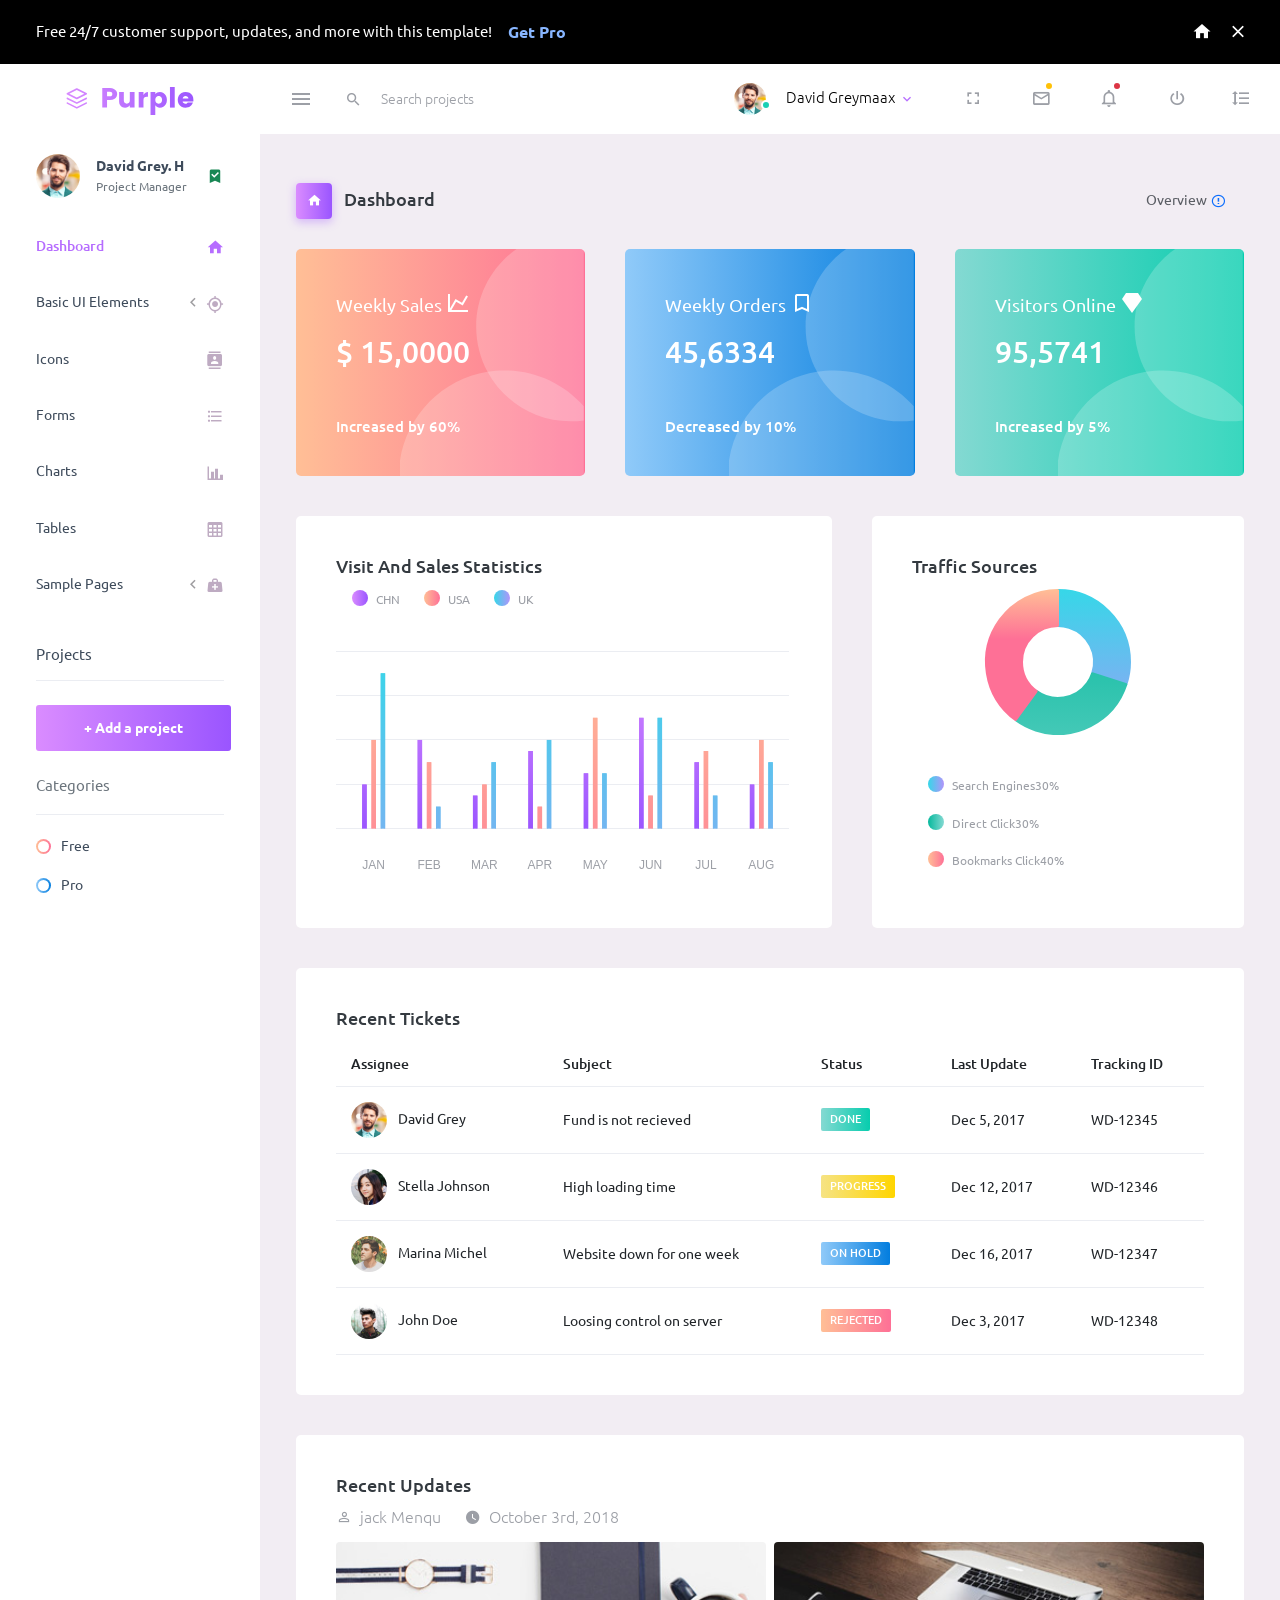
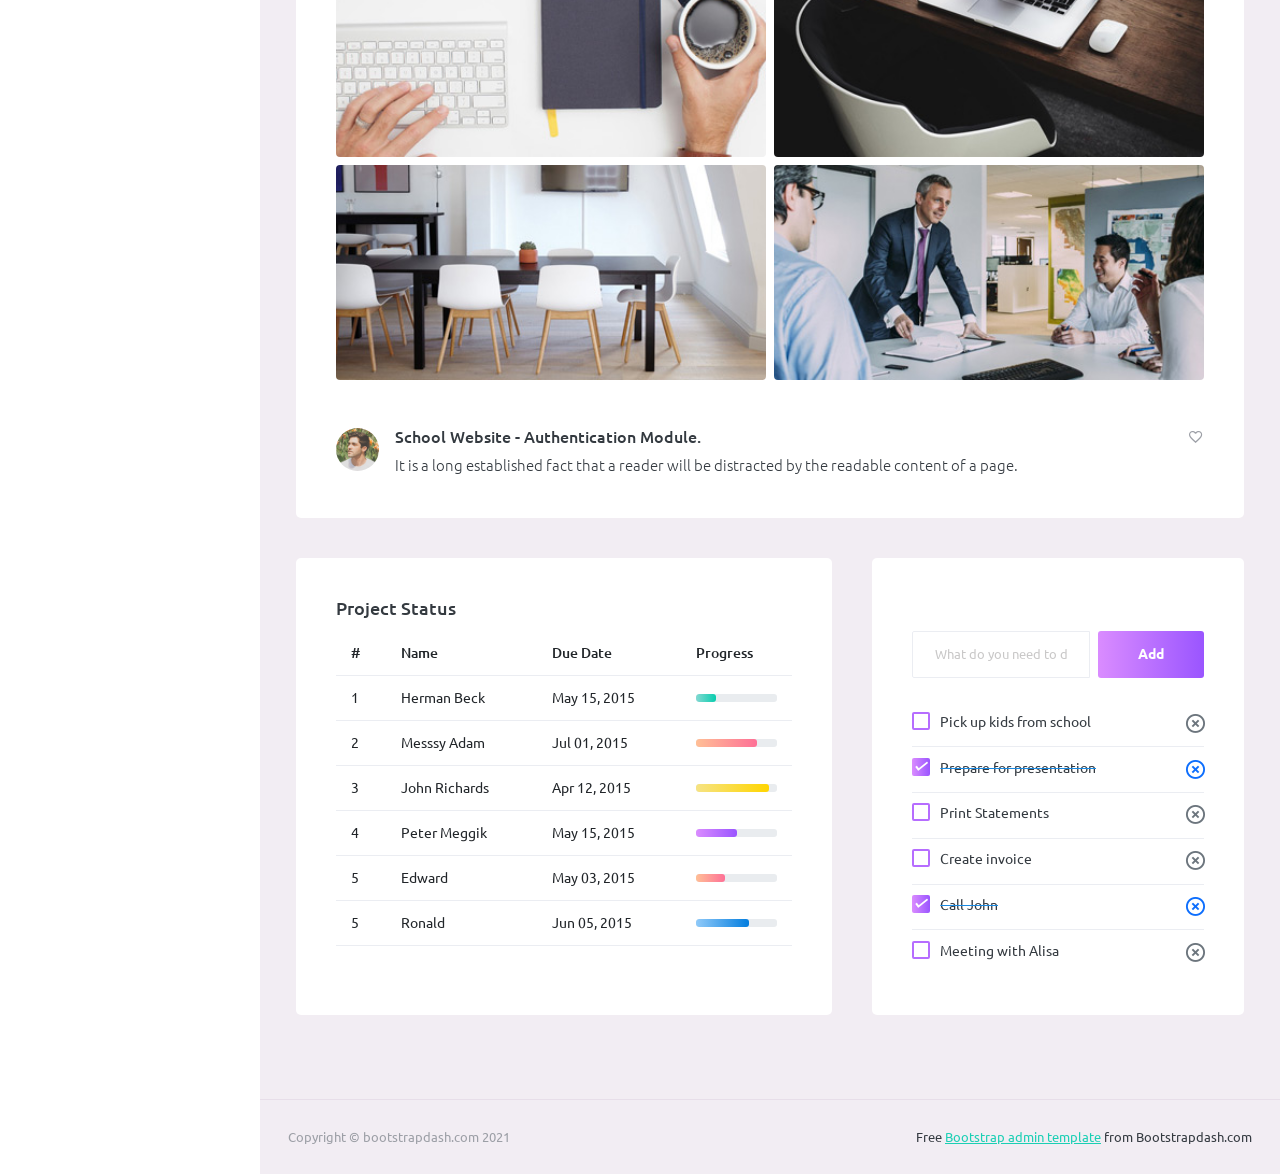
<file: BTLW/wwwroot/AdminLayout/index.html>
<!DOCTYPE html>
<html lang="en">
  <head>
    <!-- Required meta tags -->
    <meta charset="utf-8">
    <meta name="viewport" content="width=device-width, initial-scale=1, shrink-to-fit=no">
    <title>Purple Admin</title>
    <!-- plugins:css -->
    <link rel="stylesheet" href="assets/vendors/mdi/css/materialdesignicons.min.css">
    <link rel="stylesheet" href="assets/vendors/css/vendor.bundle.base.css">
    <!-- endinject -->
    <!-- Plugin css for this page -->
    <!-- End plugin css for this page -->
    <!-- inject:css -->
    <!-- endinject -->
    <!-- Layout styles -->
    <link rel="stylesheet" href="assets/css/style.css">
    <!-- End layout styles -->
    <link rel="shortcut icon" href="assets/images/favicon.ico" />
  </head>
  <body>
    <div class="container-scroller">
      <div class="row p-0 m-0 proBanner" id="proBanner">
        <div class="col-md-12 p-0 m-0">
          <div class="card-body card-body-padding d-flex align-items-center justify-content-between">
            <div class="ps-lg-1">
              <div class="d-flex align-items-center justify-content-between">
                <p class="mb-0 font-weight-medium me-3 buy-now-text">Free 24/7 customer support, updates, and more with this template!</p>
                <a href="https://www.bootstrapdash.com/product/purple-bootstrap-admin-template/?utm_source=organic&utm_medium=banner&utm_campaign=buynow_demo" target="_blank" class="btn me-2 buy-now-btn border-0">Get Pro</a>
              </div>
            </div>
            <div class="d-flex align-items-center justify-content-between">
              <a href="https://www.bootstrapdash.com/product/purple-bootstrap-admin-template/"><i class="mdi mdi-home me-3 text-white"></i></a>
              <button id="bannerClose" class="btn border-0 p-0">
                <i class="mdi mdi-close text-white me-0"></i>
              </button>
            </div>
          </div>
        </div>
      </div>
      <!-- partial:partials/_navbar.html -->
      <nav class="navbar default-layout-navbar col-lg-12 col-12 p-0 fixed-top d-flex flex-row">
        <div class="text-center navbar-brand-wrapper d-flex align-items-center justify-content-center">
          <a class="navbar-brand brand-logo" href="index.html"><img src="assets/images/logo.svg" alt="logo" /></a>
          <a class="navbar-brand brand-logo-mini" href="index.html"><img src="assets/images/logo-mini.svg" alt="logo" /></a>
        </div>
        <div class="navbar-menu-wrapper d-flex align-items-stretch">
          <button class="navbar-toggler navbar-toggler align-self-center" type="button" data-toggle="minimize">
            <span class="mdi mdi-menu"></span>
          </button>
          <div class="search-field d-none d-md-block">
            <form class="d-flex align-items-center h-100" action="#">
              <div class="input-group">
                <div class="input-group-prepend bg-transparent">
                  <i class="input-group-text border-0 mdi mdi-magnify"></i>
                </div>
                <input type="text" class="form-control bg-transparent border-0" placeholder="Search projects">
              </div>
            </form>
          </div>
          <ul class="navbar-nav navbar-nav-right">
            <li class="nav-item nav-profile dropdown">
              <a class="nav-link dropdown-toggle" id="profileDropdown" href="#" data-bs-toggle="dropdown" aria-expanded="false">
                <div class="nav-profile-img">
                  <img src="assets/images/faces/face1.jpg" alt="image">
                  <span class="availability-status online"></span>
                </div>
                <div class="nav-profile-text">
                  <p class="mb-1 text-black">David Greymaax</p>
                </div>
              </a>
              <div class="dropdown-menu navbar-dropdown" aria-labelledby="profileDropdown">
                <a class="dropdown-item" href="#">
                  <i class="mdi mdi-cached me-2 text-success"></i> Activity Log </a>
                <div class="dropdown-divider"></div>
                <a class="dropdown-item" href="#">
                  <i class="mdi mdi-logout me-2 text-primary"></i> Signout </a>
              </div>
            </li>
            <li class="nav-item d-none d-lg-block full-screen-link">
              <a class="nav-link">
                <i class="mdi mdi-fullscreen" id="fullscreen-button"></i>
              </a>
            </li>
            <li class="nav-item dropdown">
              <a class="nav-link count-indicator dropdown-toggle" id="messageDropdown" href="#" data-bs-toggle="dropdown" aria-expanded="false">
                <i class="mdi mdi-email-outline"></i>
                <span class="count-symbol bg-warning"></span>
              </a>
              <div class="dropdown-menu dropdown-menu-right navbar-dropdown preview-list" aria-labelledby="messageDropdown">
                <h6 class="p-3 mb-0">Messages</h6>
                <div class="dropdown-divider"></div>
                <a class="dropdown-item preview-item">
                  <div class="preview-thumbnail">
                    <img src="assets/images/faces/face4.jpg" alt="image" class="profile-pic">
                  </div>
                  <div class="preview-item-content d-flex align-items-start flex-column justify-content-center">
                    <h6 class="preview-subject ellipsis mb-1 font-weight-normal">Mark send you a message</h6>
                    <p class="text-gray mb-0"> 1 Minutes ago </p>
                  </div>
                </a>
                <div class="dropdown-divider"></div>
                <a class="dropdown-item preview-item">
                  <div class="preview-thumbnail">
                    <img src="assets/images/faces/face2.jpg" alt="image" class="profile-pic">
                  </div>
                  <div class="preview-item-content d-flex align-items-start flex-column justify-content-center">
                    <h6 class="preview-subject ellipsis mb-1 font-weight-normal">Cregh send you a message</h6>
                    <p class="text-gray mb-0"> 15 Minutes ago </p>
                  </div>
                </a>
                <div class="dropdown-divider"></div>
                <a class="dropdown-item preview-item">
                  <div class="preview-thumbnail">
                    <img src="assets/images/faces/face3.jpg" alt="image" class="profile-pic">
                  </div>
                  <div class="preview-item-content d-flex align-items-start flex-column justify-content-center">
                    <h6 class="preview-subject ellipsis mb-1 font-weight-normal">Profile picture updated</h6>
                    <p class="text-gray mb-0"> 18 Minutes ago </p>
                  </div>
                </a>
                <div class="dropdown-divider"></div>
                <h6 class="p-3 mb-0 text-center">4 new messages</h6>
              </div>
            </li>
            <li class="nav-item dropdown">
              <a class="nav-link count-indicator dropdown-toggle" id="notificationDropdown" href="#" data-bs-toggle="dropdown">
                <i class="mdi mdi-bell-outline"></i>
                <span class="count-symbol bg-danger"></span>
              </a>
              <div class="dropdown-menu dropdown-menu-right navbar-dropdown preview-list" aria-labelledby="notificationDropdown">
                <h6 class="p-3 mb-0">Notifications</h6>
                <div class="dropdown-divider"></div>
                <a class="dropdown-item preview-item">
                  <div class="preview-thumbnail">
                    <div class="preview-icon bg-success">
                      <i class="mdi mdi-calendar"></i>
                    </div>
                  </div>
                  <div class="preview-item-content d-flex align-items-start flex-column justify-content-center">
                    <h6 class="preview-subject font-weight-normal mb-1">Event today</h6>
                    <p class="text-gray ellipsis mb-0"> Just a reminder that you have an event today </p>
                  </div>
                </a>
                <div class="dropdown-divider"></div>
                <a class="dropdown-item preview-item">
                  <div class="preview-thumbnail">
                    <div class="preview-icon bg-warning">
                      <i class="mdi mdi-settings"></i>
                    </div>
                  </div>
                  <div class="preview-item-content d-flex align-items-start flex-column justify-content-center">
                    <h6 class="preview-subject font-weight-normal mb-1">Settings</h6>
                    <p class="text-gray ellipsis mb-0"> Update dashboard </p>
                  </div>
                </a>
                <div class="dropdown-divider"></div>
                <a class="dropdown-item preview-item">
                  <div class="preview-thumbnail">
                    <div class="preview-icon bg-info">
                      <i class="mdi mdi-link-variant"></i>
                    </div>
                  </div>
                  <div class="preview-item-content d-flex align-items-start flex-column justify-content-center">
                    <h6 class="preview-subject font-weight-normal mb-1">Launch Admin</h6>
                    <p class="text-gray ellipsis mb-0"> New admin wow! </p>
                  </div>
                </a>
                <div class="dropdown-divider"></div>
                <h6 class="p-3 mb-0 text-center">See all notifications</h6>
              </div>
            </li>
            <li class="nav-item nav-logout d-none d-lg-block">
              <a class="nav-link" href="#">
                <i class="mdi mdi-power"></i>
              </a>
            </li>
            <li class="nav-item nav-settings d-none d-lg-block">
              <a class="nav-link" href="#">
                <i class="mdi mdi-format-line-spacing"></i>
              </a>
            </li>
          </ul>
          <button class="navbar-toggler navbar-toggler-right d-lg-none align-self-center" type="button" data-toggle="offcanvas">
            <span class="mdi mdi-menu"></span>
          </button>
        </div>
      </nav>
      <!-- partial -->
      <div class="container-fluid page-body-wrapper">
        <!-- partial:partials/_sidebar.html -->
        <nav class="sidebar sidebar-offcanvas" id="sidebar">
          <ul class="nav">
            <li class="nav-item nav-profile">
              <a href="#" class="nav-link">
                <div class="nav-profile-image">
                  <img src="assets/images/faces/face1.jpg" alt="profile">
                  <span class="login-status online"></span>
                  <!--change to offline or busy as needed-->
                </div>
                <div class="nav-profile-text d-flex flex-column">
                  <span class="font-weight-bold mb-2">David Grey. H</span>
                  <span class="text-secondary text-small">Project Manager</span>
                </div>
                <i class="mdi mdi-bookmark-check text-success nav-profile-badge"></i>
              </a>
            </li>
            <li class="nav-item">
              <a class="nav-link" href="index.html">
                <span class="menu-title">Dashboard</span>
                <i class="mdi mdi-home menu-icon"></i>
              </a>
            </li>
            <li class="nav-item">
              <a class="nav-link" data-bs-toggle="collapse" href="#ui-basic" aria-expanded="false" aria-controls="ui-basic">
                <span class="menu-title">Basic UI Elements</span>
                <i class="menu-arrow"></i>
                <i class="mdi mdi-crosshairs-gps menu-icon"></i>
              </a>
              <div class="collapse" id="ui-basic">
                <ul class="nav flex-column sub-menu">
                  <li class="nav-item"> <a class="nav-link" href="pages/ui-features/buttons.html">Buttons</a></li>
                  <li class="nav-item"> <a class="nav-link" href="pages/ui-features/typography.html">Typography</a></li>
                </ul>
              </div>
            </li>
            <li class="nav-item">
              <a class="nav-link" href="pages/icons/mdi.html">
                <span class="menu-title">Icons</span>
                <i class="mdi mdi-contacts menu-icon"></i>
              </a>
            </li>
            <li class="nav-item">
              <a class="nav-link" href="pages/forms/basic_elements.html">
                <span class="menu-title">Forms</span>
                <i class="mdi mdi-format-list-bulleted menu-icon"></i>
              </a>
            </li>
            <li class="nav-item">
              <a class="nav-link" href="pages/charts/chartjs.html">
                <span class="menu-title">Charts</span>
                <i class="mdi mdi-chart-bar menu-icon"></i>
              </a>
            </li>
            <li class="nav-item">
              <a class="nav-link" href="pages/tables/basic-table.html">
                <span class="menu-title">Tables</span>
                <i class="mdi mdi-table-large menu-icon"></i>
              </a>
            </li>
            <li class="nav-item">
              <a class="nav-link" data-bs-toggle="collapse" href="#general-pages" aria-expanded="false" aria-controls="general-pages">
                <span class="menu-title">Sample Pages</span>
                <i class="menu-arrow"></i>
                <i class="mdi mdi-medical-bag menu-icon"></i>
              </a>
              <div class="collapse" id="general-pages">
                <ul class="nav flex-column sub-menu">
                  <li class="nav-item"> <a class="nav-link" href="pages/samples/blank-page.html"> Blank Page </a></li>
                  <li class="nav-item"> <a class="nav-link" href="pages/samples/login.html"> Login </a></li>
                  <li class="nav-item"> <a class="nav-link" href="pages/samples/register.html"> Register </a></li>
                  <li class="nav-item"> <a class="nav-link" href="pages/samples/error-404.html"> 404 </a></li>
                  <li class="nav-item"> <a class="nav-link" href="pages/samples/error-500.html"> 500 </a></li>
                </ul>
              </div>
            </li>
            <li class="nav-item sidebar-actions">
              <span class="nav-link">
                <div class="border-bottom">
                  <h6 class="font-weight-normal mb-3">Projects</h6>
                </div>
                <button class="btn btn-block btn-lg btn-gradient-primary mt-4">+ Add a project</button>
                <div class="mt-4">
                  <div class="border-bottom">
                    <p class="text-secondary">Categories</p>
                  </div>
                  <ul class="gradient-bullet-list mt-4">
                    <li>Free</li>
                    <li>Pro</li>
                  </ul>
                </div>
              </span>
            </li>
          </ul>
        </nav>
        <!-- partial -->
        <div class="main-panel">
          <div class="content-wrapper">
            <div class="page-header">
              <h3 class="page-title">
                <span class="page-title-icon bg-gradient-primary text-white me-2">
                  <i class="mdi mdi-home"></i>
                </span> Dashboard
              </h3>
              <nav aria-label="breadcrumb">
                <ul class="breadcrumb">
                  <li class="breadcrumb-item active" aria-current="page">
                    <span></span>Overview <i class="mdi mdi-alert-circle-outline icon-sm text-primary align-middle"></i>
                  </li>
                </ul>
              </nav>
            </div>
            <div class="row">
              <div class="col-md-4 stretch-card grid-margin">
                <div class="card bg-gradient-danger card-img-holder text-white">
                  <div class="card-body">
                    <img src="assets/images/dashboard/circle.svg" class="card-img-absolute" alt="circle-image" />
                    <h4 class="font-weight-normal mb-3">Weekly Sales <i class="mdi mdi-chart-line mdi-24px float-right"></i>
                    </h4>
                    <h2 class="mb-5">$ 15,0000</h2>
                    <h6 class="card-text">Increased by 60%</h6>
                  </div>
                </div>
              </div>
              <div class="col-md-4 stretch-card grid-margin">
                <div class="card bg-gradient-info card-img-holder text-white">
                  <div class="card-body">
                    <img src="assets/images/dashboard/circle.svg" class="card-img-absolute" alt="circle-image" />
                    <h4 class="font-weight-normal mb-3">Weekly Orders <i class="mdi mdi-bookmark-outline mdi-24px float-right"></i>
                    </h4>
                    <h2 class="mb-5">45,6334</h2>
                    <h6 class="card-text">Decreased by 10%</h6>
                  </div>
                </div>
              </div>
              <div class="col-md-4 stretch-card grid-margin">
                <div class="card bg-gradient-success card-img-holder text-white">
                  <div class="card-body">
                    <img src="assets/images/dashboard/circle.svg" class="card-img-absolute" alt="circle-image" />
                    <h4 class="font-weight-normal mb-3">Visitors Online <i class="mdi mdi-diamond mdi-24px float-right"></i>
                    </h4>
                    <h2 class="mb-5">95,5741</h2>
                    <h6 class="card-text">Increased by 5%</h6>
                  </div>
                </div>
              </div>
            </div>
            <div class="row">
              <div class="col-md-7 grid-margin stretch-card">
                <div class="card">
                  <div class="card-body">
                    <div class="clearfix">
                      <h4 class="card-title float-left">Visit And Sales Statistics</h4>
                      <div id="visit-sale-chart-legend" class="rounded-legend legend-horizontal legend-top-right float-right"></div>
                    </div>
                    <canvas id="visit-sale-chart" class="mt-4"></canvas>
                  </div>
                </div>
              </div>
              <div class="col-md-5 grid-margin stretch-card">
                <div class="card">
                  <div class="card-body">
                    <h4 class="card-title">Traffic Sources</h4>
                    <canvas id="traffic-chart"></canvas>
                    <div id="traffic-chart-legend" class="rounded-legend legend-vertical legend-bottom-left pt-4"></div>
                  </div>
                </div>
              </div>
            </div>
            <div class="row">
              <div class="col-12 grid-margin">
                <div class="card">
                  <div class="card-body">
                    <h4 class="card-title">Recent Tickets</h4>
                    <div class="table-responsive">
                      <table class="table">
                        <thead>
                          <tr>
                            <th> Assignee </th>
                            <th> Subject </th>
                            <th> Status </th>
                            <th> Last Update </th>
                            <th> Tracking ID </th>
                          </tr>
                        </thead>
                        <tbody>
                          <tr>
                            <td>
                              <img src="assets/images/faces/face1.jpg" class="me-2" alt="image"> David Grey
                            </td>
                            <td> Fund is not recieved </td>
                            <td>
                              <label class="badge badge-gradient-success">DONE</label>
                            </td>
                            <td> Dec 5, 2017 </td>
                            <td> WD-12345 </td>
                          </tr>
                          <tr>
                            <td>
                              <img src="assets/images/faces/face2.jpg" class="me-2" alt="image"> Stella Johnson
                            </td>
                            <td> High loading time </td>
                            <td>
                              <label class="badge badge-gradient-warning">PROGRESS</label>
                            </td>
                            <td> Dec 12, 2017 </td>
                            <td> WD-12346 </td>
                          </tr>
                          <tr>
                            <td>
                              <img src="assets/images/faces/face3.jpg" class="me-2" alt="image"> Marina Michel
                            </td>
                            <td> Website down for one week </td>
                            <td>
                              <label class="badge badge-gradient-info">ON HOLD</label>
                            </td>
                            <td> Dec 16, 2017 </td>
                            <td> WD-12347 </td>
                          </tr>
                          <tr>
                            <td>
                              <img src="assets/images/faces/face4.jpg" class="me-2" alt="image"> John Doe
                            </td>
                            <td> Loosing control on server </td>
                            <td>
                              <label class="badge badge-gradient-danger">REJECTED</label>
                            </td>
                            <td> Dec 3, 2017 </td>
                            <td> WD-12348 </td>
                          </tr>
                        </tbody>
                      </table>
                    </div>
                  </div>
                </div>
              </div>
            </div>
            <div class="row">
              <div class="col-12 grid-margin stretch-card">
                <div class="card">
                  <div class="card-body">
                    <h4 class="card-title">Recent Updates</h4>
                    <div class="d-flex">
                      <div class="d-flex align-items-center me-4 text-muted font-weight-light">
                        <i class="mdi mdi-account-outline icon-sm me-2"></i>
                        <span>jack Menqu</span>
                      </div>
                      <div class="d-flex align-items-center text-muted font-weight-light">
                        <i class="mdi mdi-clock icon-sm me-2"></i>
                        <span>October 3rd, 2018</span>
                      </div>
                    </div>
                    <div class="row mt-3">
                      <div class="col-6 pe-1">
                        <img src="assets/images/dashboard/img_1.jpg" class="mb-2 mw-100 w-100 rounded" alt="image">
                        <img src="assets/images/dashboard/img_4.jpg" class="mw-100 w-100 rounded" alt="image">
                      </div>
                      <div class="col-6 ps-1">
                        <img src="assets/images/dashboard/img_2.jpg" class="mb-2 mw-100 w-100 rounded" alt="image">
                        <img src="assets/images/dashboard/img_3.jpg" class="mw-100 w-100 rounded" alt="image">
                      </div>
                    </div>
                    <div class="d-flex mt-5 align-items-top">
                      <img src="assets/images/faces/face3.jpg" class="img-sm rounded-circle me-3" alt="image">
                      <div class="mb-0 flex-grow">
                        <h5 class="me-2 mb-2">School Website - Authentication Module.</h5>
                        <p class="mb-0 font-weight-light">It is a long established fact that a reader will be distracted by the readable content of a page.</p>
                      </div>
                      <div class="ms-auto">
                        <i class="mdi mdi-heart-outline text-muted"></i>
                      </div>
                    </div>
                  </div>
                </div>
              </div>
            </div>
            <div class="row">
              <div class="col-md-7 grid-margin stretch-card">
                <div class="card">
                  <div class="card-body">
                    <h4 class="card-title">Project Status</h4>
                    <div class="table-responsive">
                      <table class="table">
                        <thead>
                          <tr>
                            <th> # </th>
                            <th> Name </th>
                            <th> Due Date </th>
                            <th> Progress </th>
                          </tr>
                        </thead>
                        <tbody>
                          <tr>
                            <td> 1 </td>
                            <td> Herman Beck </td>
                            <td> May 15, 2015 </td>
                            <td>
                              <div class="progress">
                                <div class="progress-bar bg-gradient-success" role="progressbar" style="width: 25%" aria-valuenow="25" aria-valuemin="0" aria-valuemax="100"></div>
                              </div>
                            </td>
                          </tr>
                          <tr>
                            <td> 2 </td>
                            <td> Messsy Adam </td>
                            <td> Jul 01, 2015 </td>
                            <td>
                              <div class="progress">
                                <div class="progress-bar bg-gradient-danger" role="progressbar" style="width: 75%" aria-valuenow="75" aria-valuemin="0" aria-valuemax="100"></div>
                              </div>
                            </td>
                          </tr>
                          <tr>
                            <td> 3 </td>
                            <td> John Richards </td>
                            <td> Apr 12, 2015 </td>
                            <td>
                              <div class="progress">
                                <div class="progress-bar bg-gradient-warning" role="progressbar" style="width: 90%" aria-valuenow="90" aria-valuemin="0" aria-valuemax="100"></div>
                              </div>
                            </td>
                          </tr>
                          <tr>
                            <td> 4 </td>
                            <td> Peter Meggik </td>
                            <td> May 15, 2015 </td>
                            <td>
                              <div class="progress">
                                <div class="progress-bar bg-gradient-primary" role="progressbar" style="width: 50%" aria-valuenow="50" aria-valuemin="0" aria-valuemax="100"></div>
                              </div>
                            </td>
                          </tr>
                          <tr>
                            <td> 5 </td>
                            <td> Edward </td>
                            <td> May 03, 2015 </td>
                            <td>
                              <div class="progress">
                                <div class="progress-bar bg-gradient-danger" role="progressbar" style="width: 35%" aria-valuenow="35" aria-valuemin="0" aria-valuemax="100"></div>
                              </div>
                            </td>
                          </tr>
                          <tr>
                            <td> 5 </td>
                            <td> Ronald </td>
                            <td> Jun 05, 2015 </td>
                            <td>
                              <div class="progress">
                                <div class="progress-bar bg-gradient-info" role="progressbar" style="width: 65%" aria-valuenow="65" aria-valuemin="0" aria-valuemax="100"></div>
                              </div>
                            </td>
                          </tr>
                        </tbody>
                      </table>
                    </div>
                  </div>
                </div>
              </div>
              <div class="col-md-5 grid-margin stretch-card">
                <div class="card">
                  <div class="card-body">
                    <h4 class="card-title text-white">Todo</h4>
                    <div class="add-items d-flex">
                      <input type="text" class="form-control todo-list-input" placeholder="What do you need to do today?">
                      <button class="add btn btn-gradient-primary font-weight-bold todo-list-add-btn" id="add-task">Add</button>
                    </div>
                    <div class="list-wrapper">
                      <ul class="d-flex flex-column-reverse todo-list todo-list-custom">
                        <li>
                          <div class="form-check">
                            <label class="form-check-label">
                              <input class="checkbox" type="checkbox"> Meeting with Alisa </label>
                          </div>
                          <i class="remove mdi mdi-close-circle-outline"></i>
                        </li>
                        <li class="completed">
                          <div class="form-check">
                            <label class="form-check-label">
                              <input class="checkbox" type="checkbox" checked> Call John </label>
                          </div>
                          <i class="remove mdi mdi-close-circle-outline"></i>
                        </li>
                        <li>
                          <div class="form-check">
                            <label class="form-check-label">
                              <input class="checkbox" type="checkbox"> Create invoice </label>
                          </div>
                          <i class="remove mdi mdi-close-circle-outline"></i>
                        </li>
                        <li>
                          <div class="form-check">
                            <label class="form-check-label">
                              <input class="checkbox" type="checkbox"> Print Statements </label>
                          </div>
                          <i class="remove mdi mdi-close-circle-outline"></i>
                        </li>
                        <li class="completed">
                          <div class="form-check">
                            <label class="form-check-label">
                              <input class="checkbox" type="checkbox" checked> Prepare for presentation </label>
                          </div>
                          <i class="remove mdi mdi-close-circle-outline"></i>
                        </li>
                        <li>
                          <div class="form-check">
                            <label class="form-check-label">
                              <input class="checkbox" type="checkbox"> Pick up kids from school </label>
                          </div>
                          <i class="remove mdi mdi-close-circle-outline"></i>
                        </li>
                      </ul>
                    </div>
                  </div>
                </div>
              </div>
            </div>
          </div>
          <!-- content-wrapper ends -->
          <!-- partial:partials/_footer.html -->
          <footer class="footer">
            <div class="container-fluid d-flex justify-content-between">
              <span class="text-muted d-block text-center text-sm-start d-sm-inline-block">Copyright © bootstrapdash.com 2021</span>
              <span class="float-none float-sm-end mt-1 mt-sm-0 text-end"> Free <a href="https://www.bootstrapdash.com/bootstrap-admin-template/" target="_blank">Bootstrap admin template</a> from Bootstrapdash.com</span>
            </div>
          </footer>
          <!-- partial -->
        </div>
        <!-- main-panel ends -->
      </div>
      <!-- page-body-wrapper ends -->
    </div>
    <!-- container-scroller -->
    <!-- plugins:js -->
    <script src="assets/vendors/js/vendor.bundle.base.js"></script>
    <!-- endinject -->
    <!-- Plugin js for this page -->
    <script src="assets/vendors/chart.js/Chart.min.js"></script>
    <script src="assets/js/jquery.cookie.js" type="text/javascript"></script>
    <!-- End plugin js for this page -->
    <!-- inject:js -->
    <script src="assets/js/off-canvas.js"></script>
    <script src="assets/js/hoverable-collapse.js"></script>
    <script src="assets/js/misc.js"></script>
    <!-- endinject -->
    <!-- Custom js for this page -->
    <script src="assets/js/dashboard.js"></script>
    <script src="assets/js/todolist.js"></script>
    <!-- End custom js for this page -->
  </body>
</html>
</file>
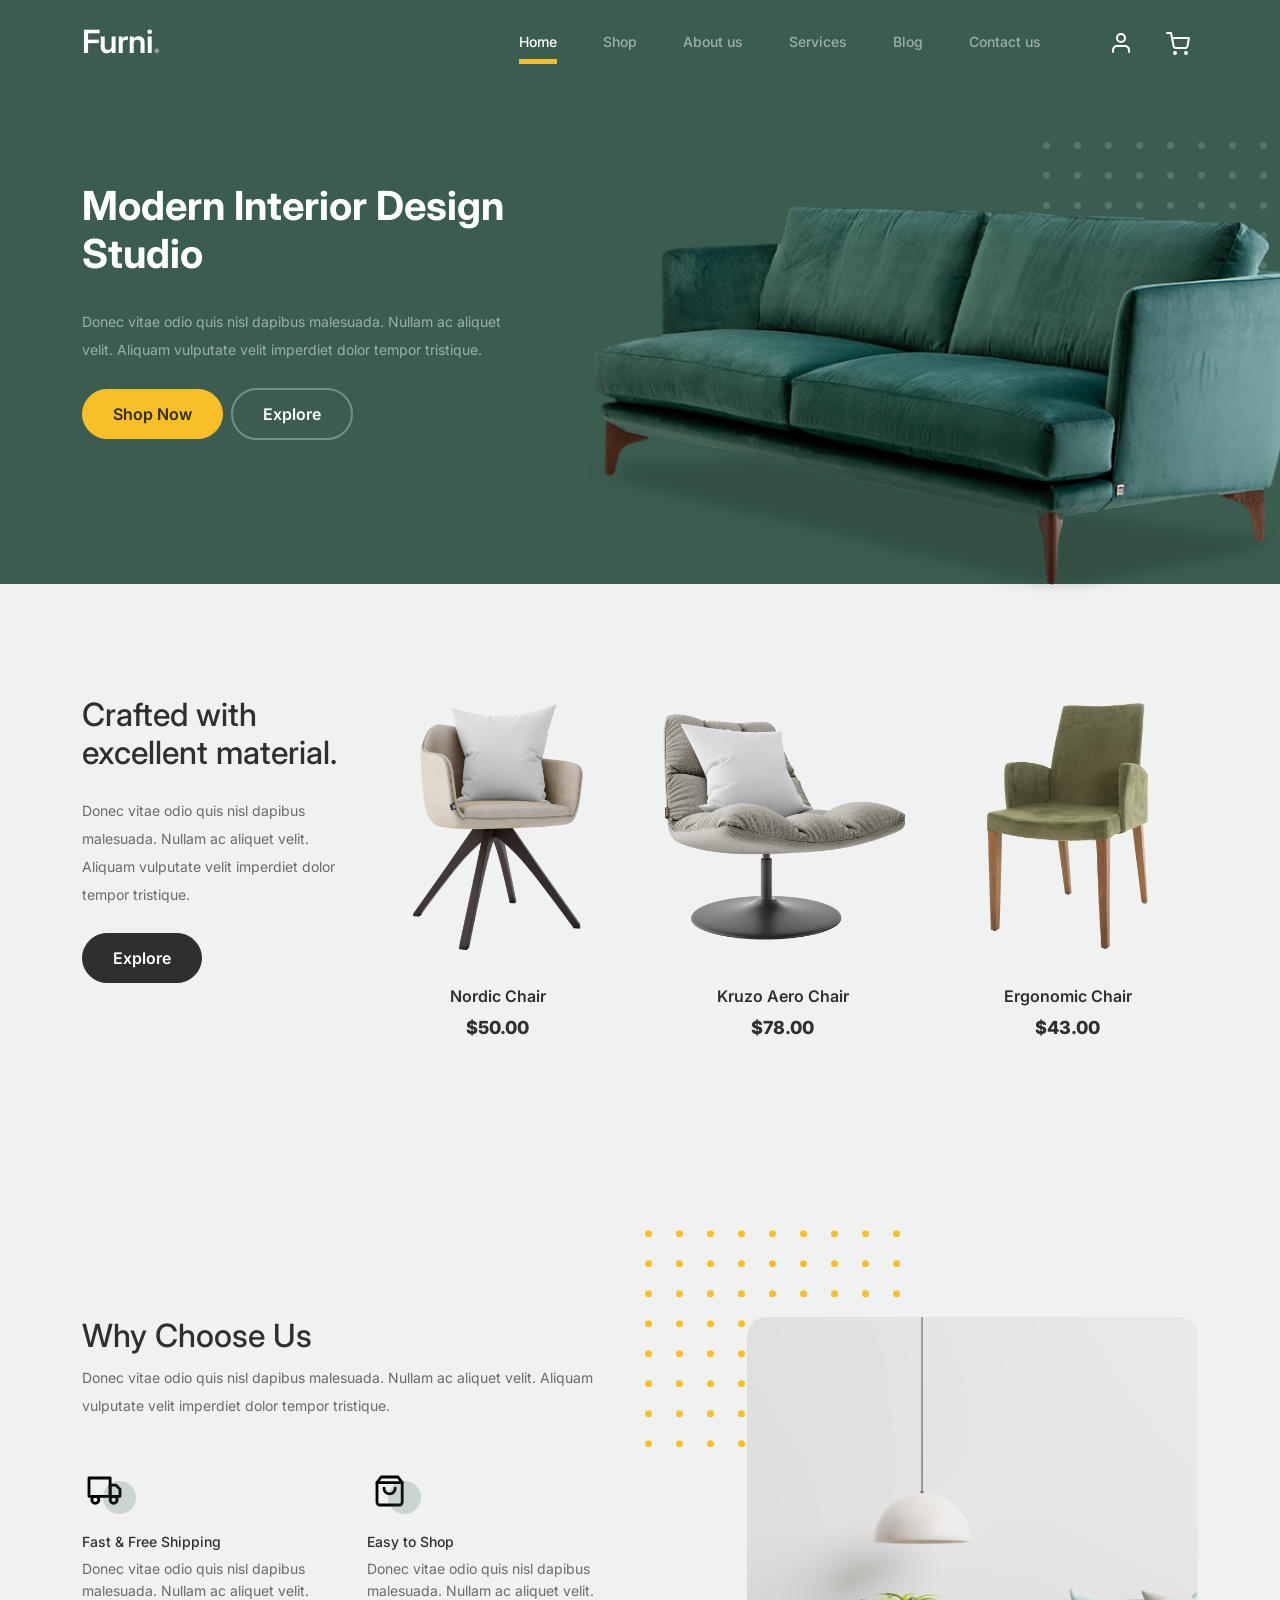
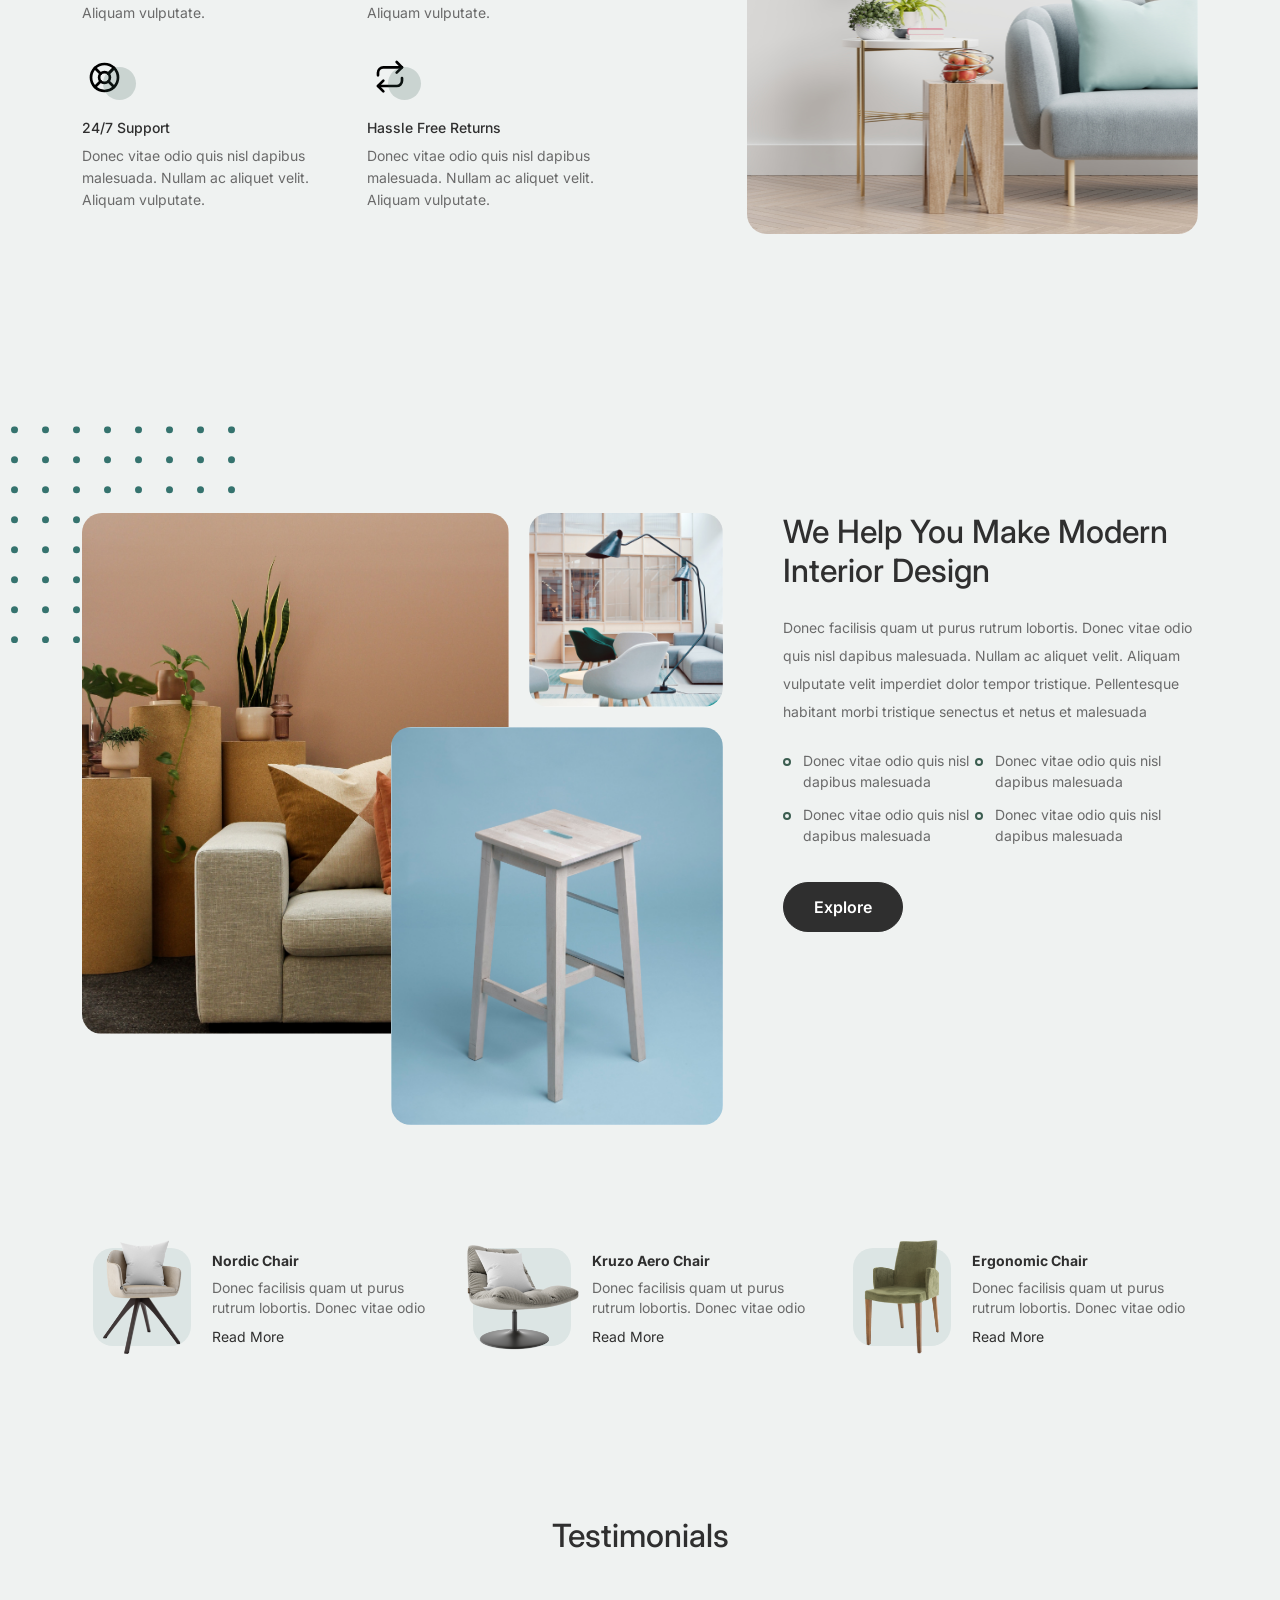
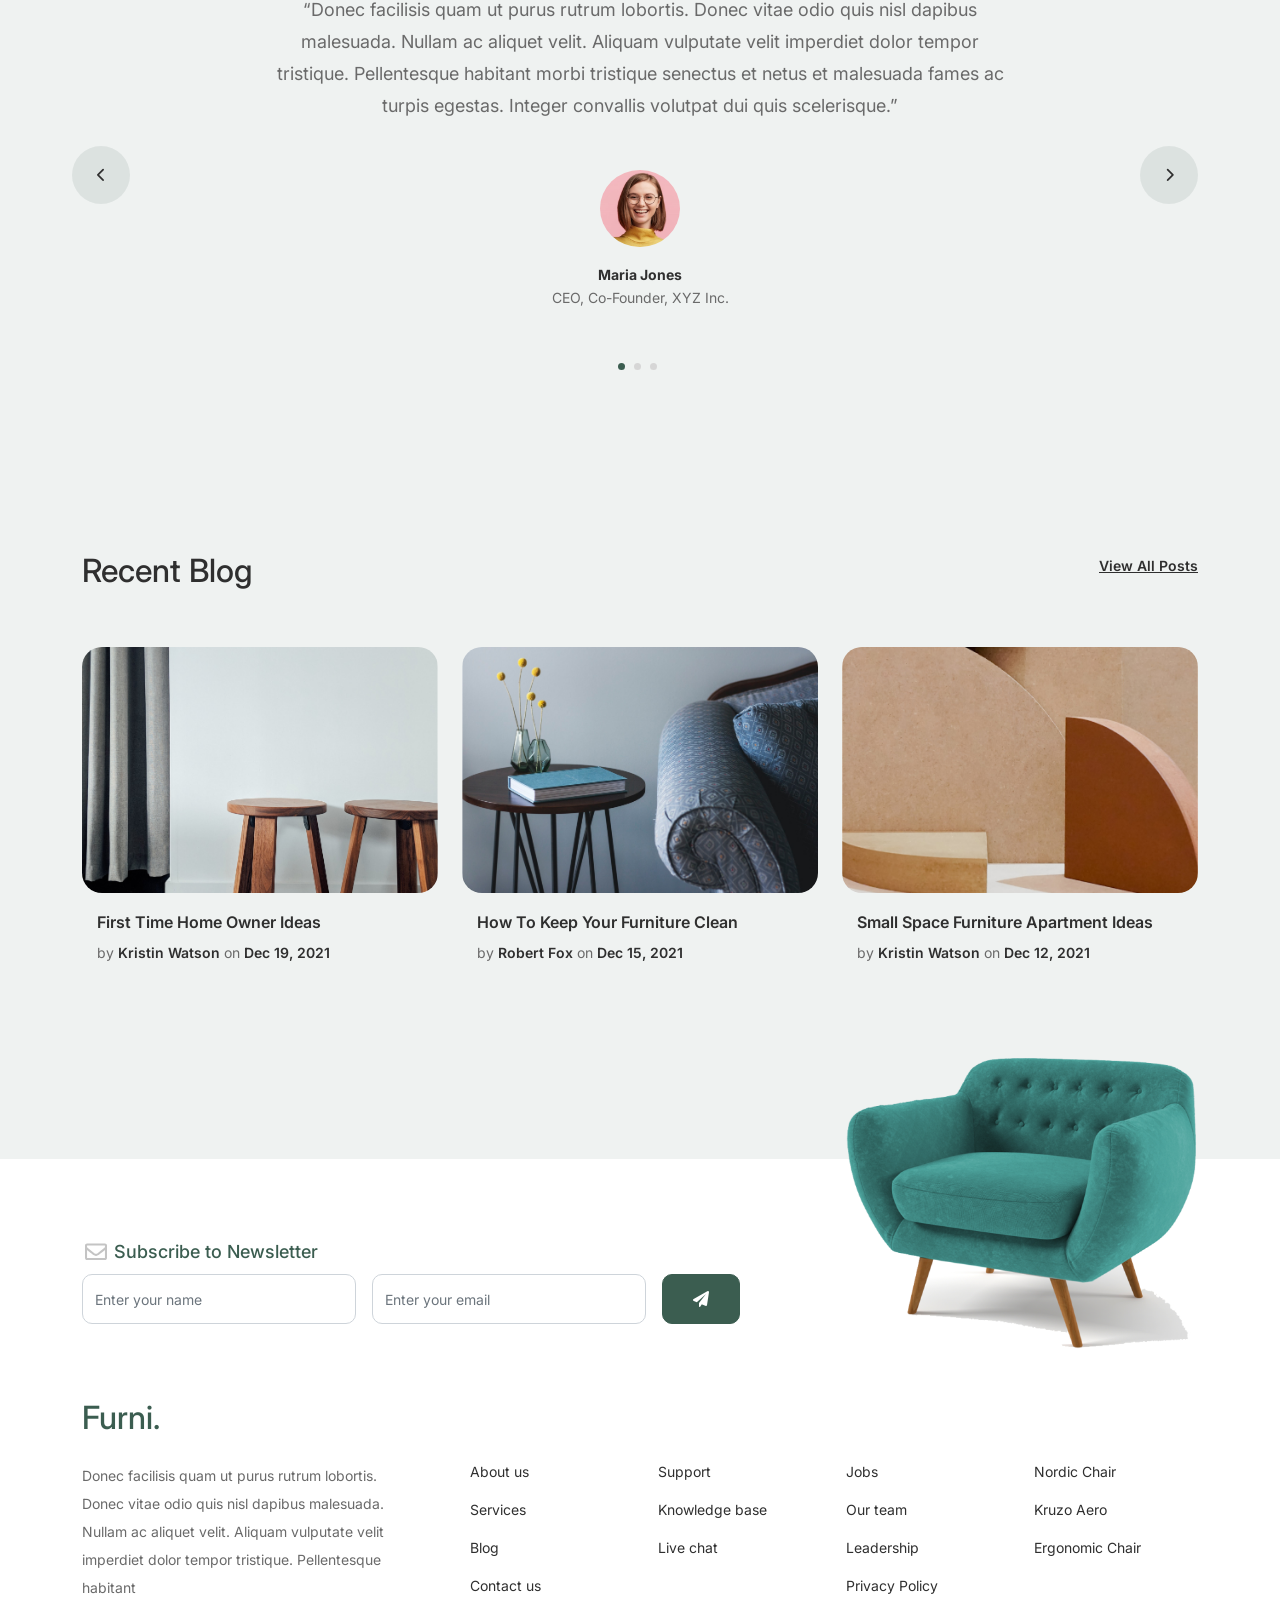
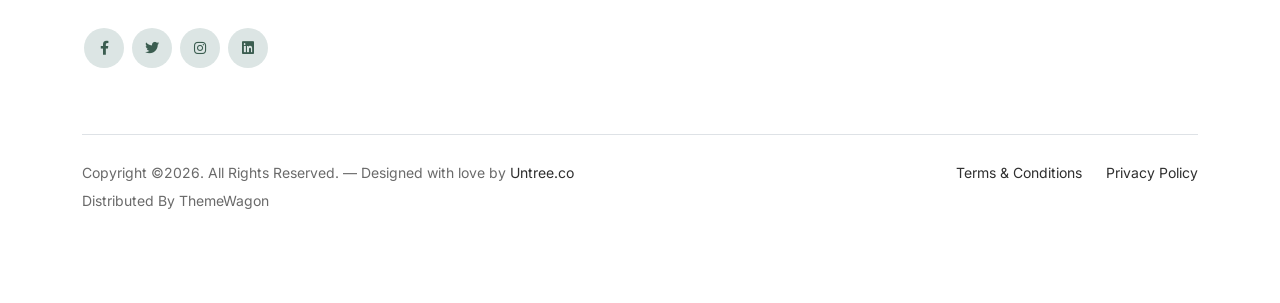
<file: BTLW/wwwroot/furni-1.0.0/index.html>
<!-- /*
* Bootstrap 5
* Template Name: Furni
* Template Author: Untree.co
* Template URI: https://untree.co/
* License: https://creativecommons.org/licenses/by/3.0/
*/ -->
<!doctype html>
<html lang="en">
<head>
  <meta charset="utf-8">
  <meta name="viewport" content="width=device-width, initial-scale=1, shrink-to-fit=no">
  <meta name="author" content="Untree.co">
  <link rel="shortcut icon" href="favicon.png">

  <meta name="description" content="" />
  <meta name="keywords" content="bootstrap, bootstrap4" />

		<!-- Bootstrap CSS -->
		<link href="css/bootstrap.min.css" rel="stylesheet">
		<link href="https://cdnjs.cloudflare.com/ajax/libs/font-awesome/6.0.0-beta3/css/all.min.css" rel="stylesheet">
		<link href="css/tiny-slider.css" rel="stylesheet">
		<link href="css/style.css" rel="stylesheet">
		<title>Furni Free Bootstrap 5 Template for Furniture and Interior Design Websites by Untree.co </title>
	</head>

	<body>

		<!-- Start Header/Navigation -->
		<nav class="custom-navbar navbar navbar navbar-expand-md navbar-dark bg-dark" arial-label="Furni navigation bar">

			<div class="container">
				<a class="navbar-brand" href="index.html">Furni<span>.</span></a>

				<button class="navbar-toggler" type="button" data-bs-toggle="collapse" data-bs-target="#navbarsFurni" aria-controls="navbarsFurni" aria-expanded="false" aria-label="Toggle navigation">
					<span class="navbar-toggler-icon"></span>
				</button>

				<div class="collapse navbar-collapse" id="navbarsFurni">
					<ul class="custom-navbar-nav navbar-nav ms-auto mb-2 mb-md-0">
						<li class="nav-item active">
							<a class="nav-link" href="index.html">Home</a>
						</li>
						<li><a class="nav-link" href="shop.html">Shop</a></li>
						<li><a class="nav-link" href="about.html">About us</a></li>
						<li><a class="nav-link" href="services.html">Services</a></li>
						<li><a class="nav-link" href="blog.html">Blog</a></li>
						<li><a class="nav-link" href="contact.html">Contact us</a></li>
					</ul>

					<ul class="custom-navbar-cta navbar-nav mb-2 mb-md-0 ms-5">
						<li><a class="nav-link" href="#"><img src="images/user.svg"></a></li>
						<li><a class="nav-link" href="cart.html"><img src="images/cart.svg"></a></li>
					</ul>
				</div>
			</div>
				
		</nav>
		<!-- End Header/Navigation -->

		<!-- Start Hero Section -->
			<div class="hero">
				<div class="container">
					<div class="row justify-content-between">
						<div class="col-lg-5">
							<div class="intro-excerpt">
								<h1>Modern Interior <span clsas="d-block">Design Studio</span></h1>
								<p class="mb-4">Donec vitae odio quis nisl dapibus malesuada. Nullam ac aliquet velit. Aliquam vulputate velit imperdiet dolor tempor tristique.</p>
								<p><a href="" class="btn btn-secondary me-2">Shop Now</a><a href="#" class="btn btn-white-outline">Explore</a></p>
							</div>
						</div>
						<div class="col-lg-7">
							<div class="hero-img-wrap">
								<img src="images/couch.png" class="img-fluid">
							</div>
						</div>
					</div>
				</div>
			</div>
		<!-- End Hero Section -->

		<!-- Start Product Section -->
		<div class="product-section">
			<div class="container">
				<div class="row">

					<!-- Start Column 1 -->
					<div class="col-md-12 col-lg-3 mb-5 mb-lg-0">
						<h2 class="mb-4 section-title">Crafted with excellent material.</h2>
						<p class="mb-4">Donec vitae odio quis nisl dapibus malesuada. Nullam ac aliquet velit. Aliquam vulputate velit imperdiet dolor tempor tristique. </p>
						<p><a href="shop.html" class="btn">Explore</a></p>
					</div> 
					<!-- End Column 1 -->

					<!-- Start Column 2 -->
					<div class="col-12 col-md-4 col-lg-3 mb-5 mb-md-0">
						<a class="product-item" href="cart.html">
							<img src="images/product-1.png" class="img-fluid product-thumbnail">
							<h3 class="product-title">Nordic Chair</h3>
							<strong class="product-price">$50.00</strong>

							<span class="icon-cross">
								<img src="images/cross.svg" class="img-fluid">
							</span>
						</a>
					</div> 
					<!-- End Column 2 -->

					<!-- Start Column 3 -->
					<div class="col-12 col-md-4 col-lg-3 mb-5 mb-md-0">
						<a class="product-item" href="cart.html">
							<img src="images/product-2.png" class="img-fluid product-thumbnail">
							<h3 class="product-title">Kruzo Aero Chair</h3>
							<strong class="product-price">$78.00</strong>

							<span class="icon-cross">
								<img src="images/cross.svg" class="img-fluid">
							</span>
						</a>
					</div>
					<!-- End Column 3 -->

					<!-- Start Column 4 -->
					<div class="col-12 col-md-4 col-lg-3 mb-5 mb-md-0">
						<a class="product-item" href="cart.html">
							<img src="images/product-3.png" class="img-fluid product-thumbnail">
							<h3 class="product-title">Ergonomic Chair</h3>
							<strong class="product-price">$43.00</strong>

							<span class="icon-cross">
								<img src="images/cross.svg" class="img-fluid">
							</span>
						</a>
					</div>
					<!-- End Column 4 -->

				</div>
			</div>
		</div>
		<!-- End Product Section -->

		<!-- Start Why Choose Us Section -->
		<div class="why-choose-section">
			<div class="container">
				<div class="row justify-content-between">
					<div class="col-lg-6">
						<h2 class="section-title">Why Choose Us</h2>
						<p>Donec vitae odio quis nisl dapibus malesuada. Nullam ac aliquet velit. Aliquam vulputate velit imperdiet dolor tempor tristique.</p>

						<div class="row my-5">
							<div class="col-6 col-md-6">
								<div class="feature">
									<div class="icon">
										<img src="images/truck.svg" alt="Image" class="imf-fluid">
									</div>
									<h3>Fast &amp; Free Shipping</h3>
									<p>Donec vitae odio quis nisl dapibus malesuada. Nullam ac aliquet velit. Aliquam vulputate.</p>
								</div>
							</div>

							<div class="col-6 col-md-6">
								<div class="feature">
									<div class="icon">
										<img src="images/bag.svg" alt="Image" class="imf-fluid">
									</div>
									<h3>Easy to Shop</h3>
									<p>Donec vitae odio quis nisl dapibus malesuada. Nullam ac aliquet velit. Aliquam vulputate.</p>
								</div>
							</div>

							<div class="col-6 col-md-6">
								<div class="feature">
									<div class="icon">
										<img src="images/support.svg" alt="Image" class="imf-fluid">
									</div>
									<h3>24/7 Support</h3>
									<p>Donec vitae odio quis nisl dapibus malesuada. Nullam ac aliquet velit. Aliquam vulputate.</p>
								</div>
							</div>

							<div class="col-6 col-md-6">
								<div class="feature">
									<div class="icon">
										<img src="images/return.svg" alt="Image" class="imf-fluid">
									</div>
									<h3>Hassle Free Returns</h3>
									<p>Donec vitae odio quis nisl dapibus malesuada. Nullam ac aliquet velit. Aliquam vulputate.</p>
								</div>
							</div>

						</div>
					</div>

					<div class="col-lg-5">
						<div class="img-wrap">
							<img src="images/why-choose-us-img.jpg" alt="Image" class="img-fluid">
						</div>
					</div>

				</div>
			</div>
		</div>
		<!-- End Why Choose Us Section -->

		<!-- Start We Help Section -->
		<div class="we-help-section">
			<div class="container">
				<div class="row justify-content-between">
					<div class="col-lg-7 mb-5 mb-lg-0">
						<div class="imgs-grid">
							<div class="grid grid-1"><img src="images/img-grid-1.jpg" alt="Untree.co"></div>
							<div class="grid grid-2"><img src="images/img-grid-2.jpg" alt="Untree.co"></div>
							<div class="grid grid-3"><img src="images/img-grid-3.jpg" alt="Untree.co"></div>
						</div>
					</div>
					<div class="col-lg-5 ps-lg-5">
						<h2 class="section-title mb-4">We Help You Make Modern Interior Design</h2>
						<p>Donec facilisis quam ut purus rutrum lobortis. Donec vitae odio quis nisl dapibus malesuada. Nullam ac aliquet velit. Aliquam vulputate velit imperdiet dolor tempor tristique. Pellentesque habitant morbi tristique senectus et netus et malesuada</p>

						<ul class="list-unstyled custom-list my-4">
							<li>Donec vitae odio quis nisl dapibus malesuada</li>
							<li>Donec vitae odio quis nisl dapibus malesuada</li>
							<li>Donec vitae odio quis nisl dapibus malesuada</li>
							<li>Donec vitae odio quis nisl dapibus malesuada</li>
						</ul>
						<p><a herf="#" class="btn">Explore</a></p>
					</div>
				</div>
			</div>
		</div>
		<!-- End We Help Section -->

		<!-- Start Popular Product -->
		<div class="popular-product">
			<div class="container">
				<div class="row">

					<div class="col-12 col-md-6 col-lg-4 mb-4 mb-lg-0">
						<div class="product-item-sm d-flex">
							<div class="thumbnail">
								<img src="images/product-1.png" alt="Image" class="img-fluid">
							</div>
							<div class="pt-3">
								<h3>Nordic Chair</h3>
								<p>Donec facilisis quam ut purus rutrum lobortis. Donec vitae odio </p>
								<p><a href="#">Read More</a></p>
							</div>
						</div>
					</div>

					<div class="col-12 col-md-6 col-lg-4 mb-4 mb-lg-0">
						<div class="product-item-sm d-flex">
							<div class="thumbnail">
								<img src="images/product-2.png" alt="Image" class="img-fluid">
							</div>
							<div class="pt-3">
								<h3>Kruzo Aero Chair</h3>
								<p>Donec facilisis quam ut purus rutrum lobortis. Donec vitae odio </p>
								<p><a href="#">Read More</a></p>
							</div>
						</div>
					</div>

					<div class="col-12 col-md-6 col-lg-4 mb-4 mb-lg-0">
						<div class="product-item-sm d-flex">
							<div class="thumbnail">
								<img src="images/product-3.png" alt="Image" class="img-fluid">
							</div>
							<div class="pt-3">
								<h3>Ergonomic Chair</h3>
								<p>Donec facilisis quam ut purus rutrum lobortis. Donec vitae odio </p>
								<p><a href="#">Read More</a></p>
							</div>
						</div>
					</div>

				</div>
			</div>
		</div>
		<!-- End Popular Product -->

		<!-- Start Testimonial Slider -->
		<div class="testimonial-section">
			<div class="container">
				<div class="row">
					<div class="col-lg-7 mx-auto text-center">
						<h2 class="section-title">Testimonials</h2>
					</div>
				</div>

				<div class="row justify-content-center">
					<div class="col-lg-12">
						<div class="testimonial-slider-wrap text-center">

							<div id="testimonial-nav">
								<span class="prev" data-controls="prev"><span class="fa fa-chevron-left"></span></span>
								<span class="next" data-controls="next"><span class="fa fa-chevron-right"></span></span>
							</div>

							<div class="testimonial-slider">
								
								<div class="item">
									<div class="row justify-content-center">
										<div class="col-lg-8 mx-auto">

											<div class="testimonial-block text-center">
												<blockquote class="mb-5">
													<p>&ldquo;Donec facilisis quam ut purus rutrum lobortis. Donec vitae odio quis nisl dapibus malesuada. Nullam ac aliquet velit. Aliquam vulputate velit imperdiet dolor tempor tristique. Pellentesque habitant morbi tristique senectus et netus et malesuada fames ac turpis egestas. Integer convallis volutpat dui quis scelerisque.&rdquo;</p>
												</blockquote>

												<div class="author-info">
													<div class="author-pic">
														<img src="images/person-1.png" alt="Maria Jones" class="img-fluid">
													</div>
													<h3 class="font-weight-bold">Maria Jones</h3>
													<span class="position d-block mb-3">CEO, Co-Founder, XYZ Inc.</span>
												</div>
											</div>

										</div>
									</div>
								</div> 
								<!-- END item -->

								<div class="item">
									<div class="row justify-content-center">
										<div class="col-lg-8 mx-auto">

											<div class="testimonial-block text-center">
												<blockquote class="mb-5">
													<p>&ldquo;Donec facilisis quam ut purus rutrum lobortis. Donec vitae odio quis nisl dapibus malesuada. Nullam ac aliquet velit. Aliquam vulputate velit imperdiet dolor tempor tristique. Pellentesque habitant morbi tristique senectus et netus et malesuada fames ac turpis egestas. Integer convallis volutpat dui quis scelerisque.&rdquo;</p>
												</blockquote>

												<div class="author-info">
													<div class="author-pic">
														<img src="images/person-1.png" alt="Maria Jones" class="img-fluid">
													</div>
													<h3 class="font-weight-bold">Maria Jones</h3>
													<span class="position d-block mb-3">CEO, Co-Founder, XYZ Inc.</span>
												</div>
											</div>

										</div>
									</div>
								</div> 
								<!-- END item -->

								<div class="item">
									<div class="row justify-content-center">
										<div class="col-lg-8 mx-auto">

											<div class="testimonial-block text-center">
												<blockquote class="mb-5">
													<p>&ldquo;Donec facilisis quam ut purus rutrum lobortis. Donec vitae odio quis nisl dapibus malesuada. Nullam ac aliquet velit. Aliquam vulputate velit imperdiet dolor tempor tristique. Pellentesque habitant morbi tristique senectus et netus et malesuada fames ac turpis egestas. Integer convallis volutpat dui quis scelerisque.&rdquo;</p>
												</blockquote>

												<div class="author-info">
													<div class="author-pic">
														<img src="images/person-1.png" alt="Maria Jones" class="img-fluid">
													</div>
													<h3 class="font-weight-bold">Maria Jones</h3>
													<span class="position d-block mb-3">CEO, Co-Founder, XYZ Inc.</span>
												</div>
											</div>

										</div>
									</div>
								</div> 
								<!-- END item -->

							</div>

						</div>
					</div>
				</div>
			</div>
		</div>
		<!-- End Testimonial Slider -->

		<!-- Start Blog Section -->
		<div class="blog-section">
			<div class="container">
				<div class="row mb-5">
					<div class="col-md-6">
						<h2 class="section-title">Recent Blog</h2>
					</div>
					<div class="col-md-6 text-start text-md-end">
						<a href="#" class="more">View All Posts</a>
					</div>
				</div>

				<div class="row">

					<div class="col-12 col-sm-6 col-md-4 mb-4 mb-md-0">
						<div class="post-entry">
							<a href="#" class="post-thumbnail"><img src="images/post-1.jpg" alt="Image" class="img-fluid"></a>
							<div class="post-content-entry">
								<h3><a href="#">First Time Home Owner Ideas</a></h3>
								<div class="meta">
									<span>by <a href="#">Kristin Watson</a></span> <span>on <a href="#">Dec 19, 2021</a></span>
								</div>
							</div>
						</div>
					</div>

					<div class="col-12 col-sm-6 col-md-4 mb-4 mb-md-0">
						<div class="post-entry">
							<a href="#" class="post-thumbnail"><img src="images/post-2.jpg" alt="Image" class="img-fluid"></a>
							<div class="post-content-entry">
								<h3><a href="#">How To Keep Your Furniture Clean</a></h3>
								<div class="meta">
									<span>by <a href="#">Robert Fox</a></span> <span>on <a href="#">Dec 15, 2021</a></span>
								</div>
							</div>
						</div>
					</div>

					<div class="col-12 col-sm-6 col-md-4 mb-4 mb-md-0">
						<div class="post-entry">
							<a href="#" class="post-thumbnail"><img src="images/post-3.jpg" alt="Image" class="img-fluid"></a>
							<div class="post-content-entry">
								<h3><a href="#">Small Space Furniture Apartment Ideas</a></h3>
								<div class="meta">
									<span>by <a href="#">Kristin Watson</a></span> <span>on <a href="#">Dec 12, 2021</a></span>
								</div>
							</div>
						</div>
					</div>

				</div>
			</div>
		</div>
		<!-- End Blog Section -->	

		<!-- Start Footer Section -->
		<footer class="footer-section">
			<div class="container relative">

				<div class="sofa-img">
					<img src="images/sofa.png" alt="Image" class="img-fluid">
				</div>

				<div class="row">
					<div class="col-lg-8">
						<div class="subscription-form">
							<h3 class="d-flex align-items-center"><span class="me-1"><img src="images/envelope-outline.svg" alt="Image" class="img-fluid"></span><span>Subscribe to Newsletter</span></h3>

							<form action="#" class="row g-3">
								<div class="col-auto">
									<input type="text" class="form-control" placeholder="Enter your name">
								</div>
								<div class="col-auto">
									<input type="email" class="form-control" placeholder="Enter your email">
								</div>
								<div class="col-auto">
									<button class="btn btn-primary">
										<span class="fa fa-paper-plane"></span>
									</button>
								</div>
							</form>

						</div>
					</div>
				</div>

				<div class="row g-5 mb-5">
					<div class="col-lg-4">
						<div class="mb-4 footer-logo-wrap"><a href="#" class="footer-logo">Furni<span>.</span></a></div>
						<p class="mb-4">Donec facilisis quam ut purus rutrum lobortis. Donec vitae odio quis nisl dapibus malesuada. Nullam ac aliquet velit. Aliquam vulputate velit imperdiet dolor tempor tristique. Pellentesque habitant</p>

						<ul class="list-unstyled custom-social">
							<li><a href="#"><span class="fa fa-brands fa-facebook-f"></span></a></li>
							<li><a href="#"><span class="fa fa-brands fa-twitter"></span></a></li>
							<li><a href="#"><span class="fa fa-brands fa-instagram"></span></a></li>
							<li><a href="#"><span class="fa fa-brands fa-linkedin"></span></a></li>
						</ul>
					</div>

					<div class="col-lg-8">
						<div class="row links-wrap">
							<div class="col-6 col-sm-6 col-md-3">
								<ul class="list-unstyled">
									<li><a href="#">About us</a></li>
									<li><a href="#">Services</a></li>
									<li><a href="#">Blog</a></li>
									<li><a href="#">Contact us</a></li>
								</ul>
							</div>

							<div class="col-6 col-sm-6 col-md-3">
								<ul class="list-unstyled">
									<li><a href="#">Support</a></li>
									<li><a href="#">Knowledge base</a></li>
									<li><a href="#">Live chat</a></li>
								</ul>
							</div>

							<div class="col-6 col-sm-6 col-md-3">
								<ul class="list-unstyled">
									<li><a href="#">Jobs</a></li>
									<li><a href="#">Our team</a></li>
									<li><a href="#">Leadership</a></li>
									<li><a href="#">Privacy Policy</a></li>
								</ul>
							</div>

							<div class="col-6 col-sm-6 col-md-3">
								<ul class="list-unstyled">
									<li><a href="#">Nordic Chair</a></li>
									<li><a href="#">Kruzo Aero</a></li>
									<li><a href="#">Ergonomic Chair</a></li>
								</ul>
							</div>
						</div>
					</div>

				</div>

				<div class="border-top copyright">
					<div class="row pt-4">
						<div class="col-lg-6">
							<p class="mb-2 text-center text-lg-start">Copyright &copy;<script>document.write(new Date().getFullYear());</script>. All Rights Reserved. &mdash; Designed with love by <a href="https://untree.co">Untree.co</a> Distributed By <a hreff="https://themewagon.com">ThemeWagon</a>  <!-- License information: https://untree.co/license/ -->
            </p>
						</div>

						<div class="col-lg-6 text-center text-lg-end">
							<ul class="list-unstyled d-inline-flex ms-auto">
								<li class="me-4"><a href="#">Terms &amp; Conditions</a></li>
								<li><a href="#">Privacy Policy</a></li>
							</ul>
						</div>

					</div>
				</div>

			</div>
		</footer>
		<!-- End Footer Section -->	


		<script src="js/bootstrap.bundle.min.js"></script>
		<script src="js/tiny-slider.js"></script>
		<script src="js/custom.js"></script>
	</body>

</html>
</file>
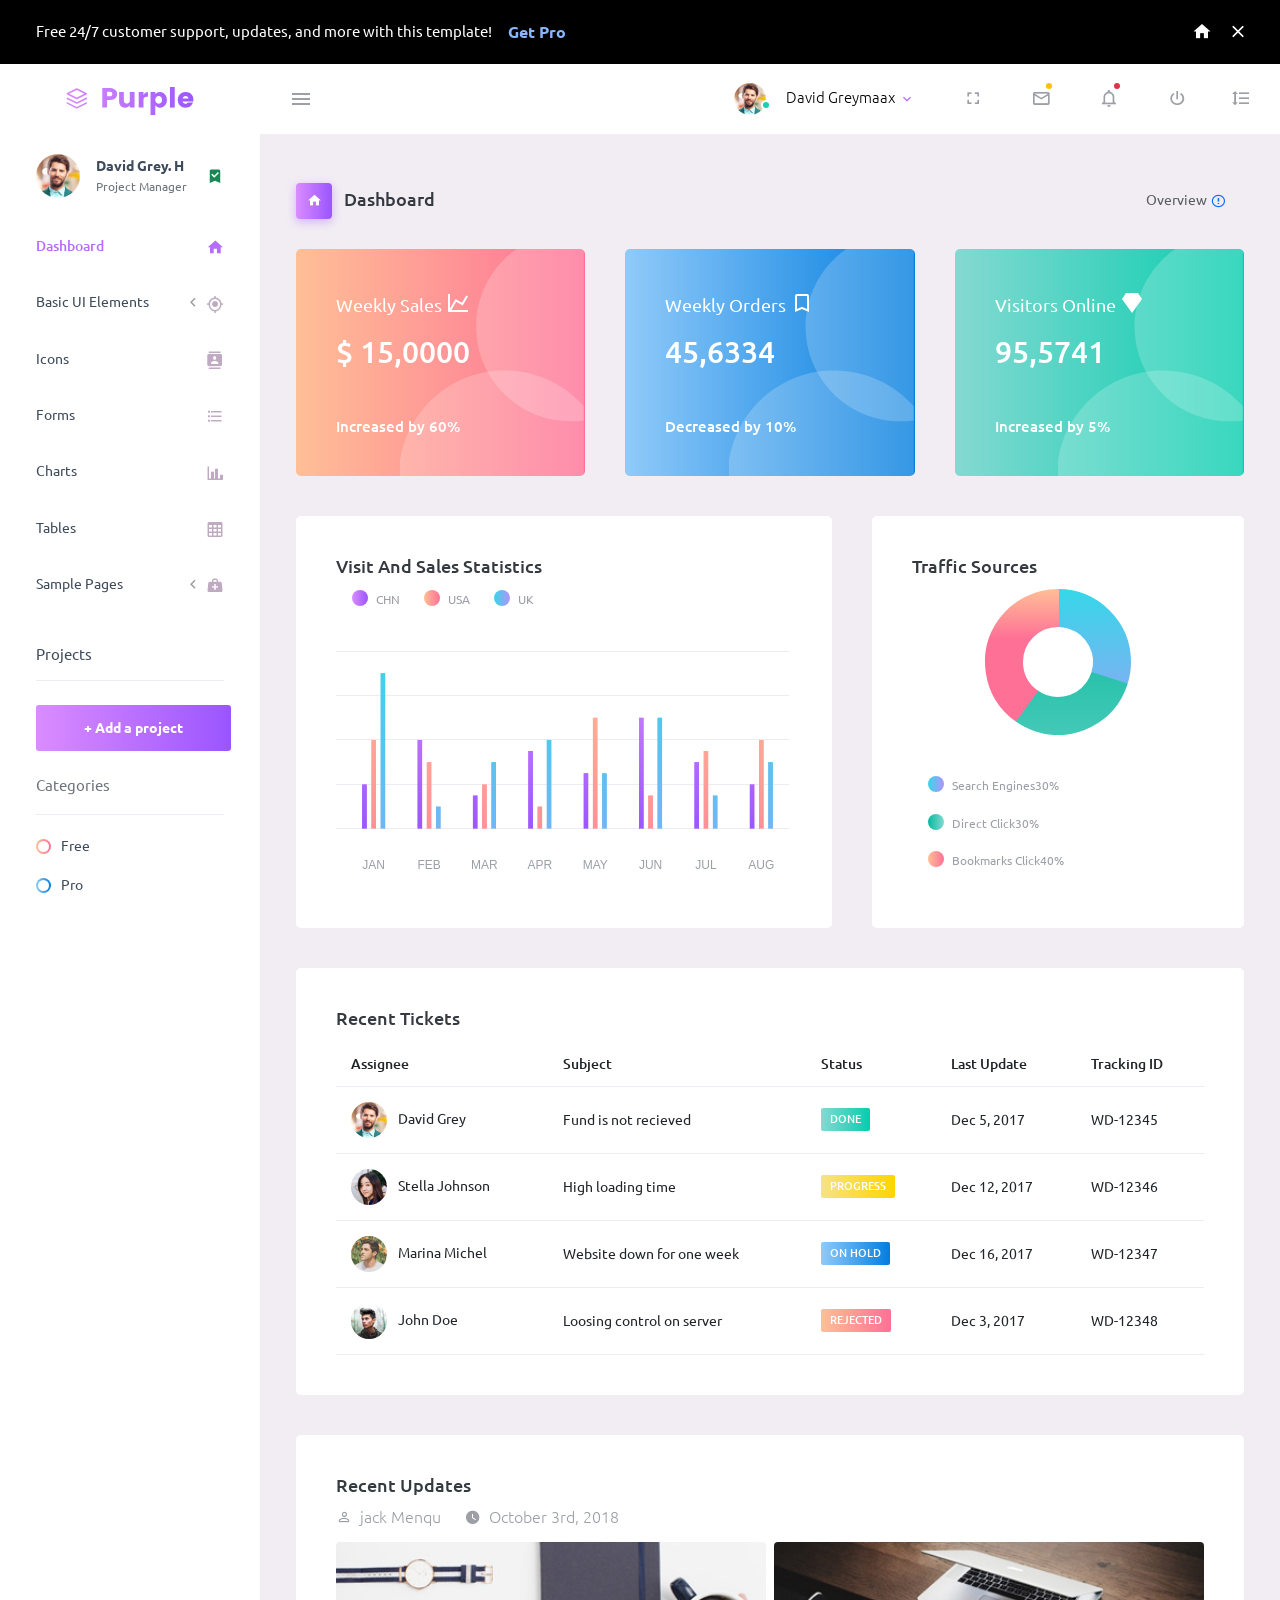
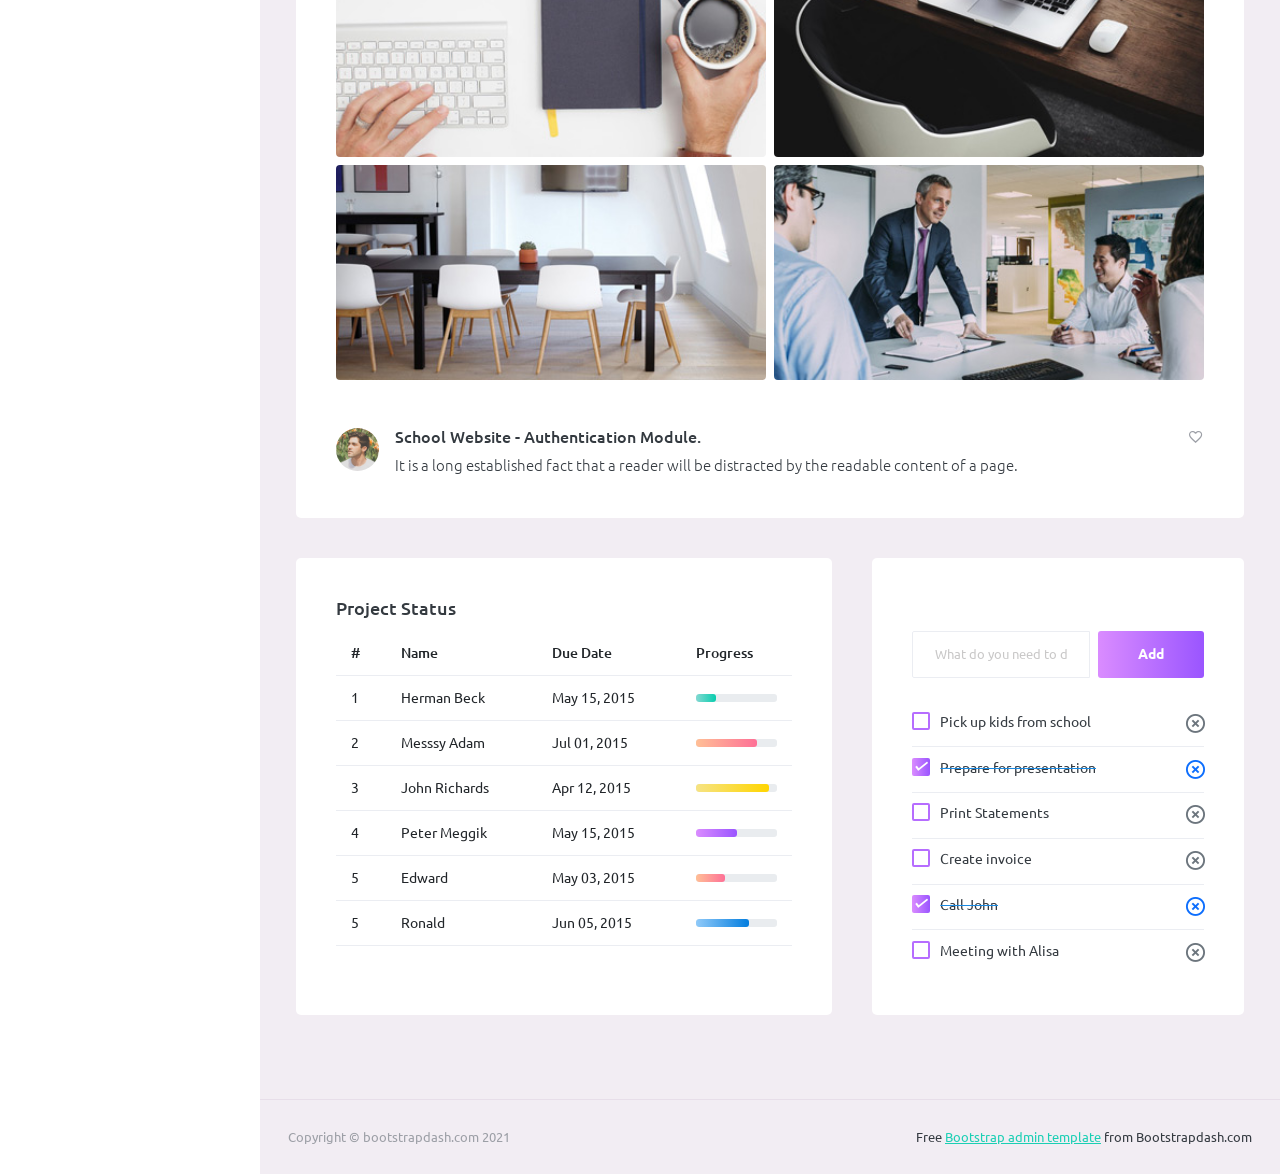
<file: BTLW/wwwroot/assets/admin/index.html>
<!DOCTYPE html>
<html lang="en">
  <head>
    <!-- Required meta tags -->
    <meta charset="utf-8">
    <meta name="viewport" content="width=device-width, initial-scale=1, shrink-to-fit=no">
    <title>Purple Admin</title>
    <!-- plugins:css -->
    <link rel="stylesheet" href="assets/vendors/mdi/css/materialdesignicons.min.css">
    <link rel="stylesheet" href="assets/vendors/css/vendor.bundle.base.css">
    <!-- endinject -->
    <!-- Plugin css for this page -->
    <!-- End plugin css for this page -->
    <!-- inject:css -->
    <!-- endinject -->
    <!-- Layout styles -->
    <link rel="stylesheet" href="assets/css/style.css">
    <!-- End layout styles -->
    <link rel="shortcut icon" href="assets/images/favicon.ico" />
  </head>
  <body>
    <div class="container-scroller">
      <div class="row p-0 m-0 proBanner" id="proBanner">
        <div class="col-md-12 p-0 m-0">
          <div class="card-body card-body-padding d-flex align-items-center justify-content-between">
            <div class="ps-lg-1">
              <div class="d-flex align-items-center justify-content-between">
                <p class="mb-0 font-weight-medium me-3 buy-now-text">Free 24/7 customer support, updates, and more with this template!</p>
                <a href="https://www.bootstrapdash.com/product/purple-bootstrap-admin-template/?utm_source=organic&utm_medium=banner&utm_campaign=buynow_demo" target="_blank" class="btn me-2 buy-now-btn border-0">Get Pro</a>
              </div>
            </div>
            <div class="d-flex align-items-center justify-content-between">
              <a href="https://www.bootstrapdash.com/product/purple-bootstrap-admin-template/"><i class="mdi mdi-home me-3 text-white"></i></a>
              <button id="bannerClose" class="btn border-0 p-0">
                <i class="mdi mdi-close text-white me-0"></i>
              </button>
            </div>
          </div>
        </div>
      </div>
      <!-- partial:partials/_navbar.html -->
      <nav class="navbar default-layout-navbar col-lg-12 col-12 p-0 fixed-top d-flex flex-row">
        <div class="text-center navbar-brand-wrapper d-flex align-items-center justify-content-center">
          <a class="navbar-brand brand-logo" href="index.html"><img src="assets/images/logo.svg" alt="logo" /></a>
          <a class="navbar-brand brand-logo-mini" href="index.html"><img src="assets/images/logo-mini.svg" alt="logo" /></a>
        </div>
        <div class="navbar-menu-wrapper d-flex align-items-stretch">
          <button class="navbar-toggler navbar-toggler align-self-center" type="button" data-toggle="minimize">
            <span class="mdi mdi-menu"></span>
          </button>
          <div class="search-field d-none d-md-block">
            <form class="d-flex align-items-center h-100" action="#">
            </form>
          </div>
          <ul class="navbar-nav navbar-nav-right">
            <li class="nav-item nav-profile dropdown">
              <a class="nav-link dropdown-toggle" id="profileDropdown" href="#" data-bs-toggle="dropdown" aria-expanded="false">
                <div class="nav-profile-img">
                  <img src="assets/images/faces/face1.jpg" alt="image">
                  <span class="availability-status online"></span>
                </div>
                <div class="nav-profile-text">
                  <p class="mb-1 text-black">David Greymaax</p>
                </div>
              </a>
              <div class="dropdown-menu navbar-dropdown" aria-labelledby="profileDropdown">
                <a class="dropdown-item" href="#">
                  <i class="mdi mdi-cached me-2 text-success"></i> Activity Log </a>
                <div class="dropdown-divider"></div>
                <a class="dropdown-item" href="#">
                  <i class="mdi mdi-logout me-2 text-primary"></i> Signout </a>
              </div>
            </li>
            <li class="nav-item d-none d-lg-block full-screen-link">
              <a class="nav-link">
                <i class="mdi mdi-fullscreen" id="fullscreen-button"></i>
              </a>
            </li>
            <li class="nav-item dropdown">
              <a class="nav-link count-indicator dropdown-toggle" id="messageDropdown" href="#" data-bs-toggle="dropdown" aria-expanded="false">
                <i class="mdi mdi-email-outline"></i>
                <span class="count-symbol bg-warning"></span>
              </a>
              <div class="dropdown-menu dropdown-menu-right navbar-dropdown preview-list" aria-labelledby="messageDropdown">
                <h6 class="p-3 mb-0">Messages</h6>
                <div class="dropdown-divider"></div>
                <a class="dropdown-item preview-item">
                  <div class="preview-thumbnail">
                    <img src="assets/images/faces/face4.jpg" alt="image" class="profile-pic">
                  </div>
                  <div class="preview-item-content d-flex align-items-start flex-column justify-content-center">
                    <h6 class="preview-subject ellipsis mb-1 font-weight-normal">Mark send you a message</h6>
                    <p class="text-gray mb-0"> 1 Minutes ago </p>
                  </div>
                </a>
                <div class="dropdown-divider"></div>
                <a class="dropdown-item preview-item">
                  <div class="preview-thumbnail">
                    <img src="assets/images/faces/face2.jpg" alt="image" class="profile-pic">
                  </div>
                  <div class="preview-item-content d-flex align-items-start flex-column justify-content-center">
                    <h6 class="preview-subject ellipsis mb-1 font-weight-normal">Cregh send you a message</h6>
                    <p class="text-gray mb-0"> 15 Minutes ago </p>
                  </div>
                </a>
                <div class="dropdown-divider"></div>
                <a class="dropdown-item preview-item">
                  <div class="preview-thumbnail">
                    <img src="assets/images/faces/face3.jpg" alt="image" class="profile-pic">
                  </div>
                  <div class="preview-item-content d-flex align-items-start flex-column justify-content-center">
                    <h6 class="preview-subject ellipsis mb-1 font-weight-normal">Profile picture updated</h6>
                    <p class="text-gray mb-0"> 18 Minutes ago </p>
                  </div>
                </a>
                <div class="dropdown-divider"></div>
                <h6 class="p-3 mb-0 text-center">4 new messages</h6>
              </div>
            </li>
            <li class="nav-item dropdown">
              <a class="nav-link count-indicator dropdown-toggle" id="notificationDropdown" href="#" data-bs-toggle="dropdown">
                <i class="mdi mdi-bell-outline"></i>
                <span class="count-symbol bg-danger"></span>
              </a>
              <div class="dropdown-menu dropdown-menu-right navbar-dropdown preview-list" aria-labelledby="notificationDropdown">
                <h6 class="p-3 mb-0">Notifications</h6>
                <div class="dropdown-divider"></div>
                <a class="dropdown-item preview-item">
                  <div class="preview-thumbnail">
                    <div class="preview-icon bg-success">
                      <i class="mdi mdi-calendar"></i>
                    </div>
                  </div>
                  <div class="preview-item-content d-flex align-items-start flex-column justify-content-center">
                    <h6 class="preview-subject font-weight-normal mb-1">Event today</h6>
                    <p class="text-gray ellipsis mb-0"> Just a reminder that you have an event today </p>
                  </div>
                </a>
                <div class="dropdown-divider"></div>
                <a class="dropdown-item preview-item">
                  <div class="preview-thumbnail">
                    <div class="preview-icon bg-warning">
                      <i class="mdi mdi-settings"></i>
                    </div>
                  </div>
                  <div class="preview-item-content d-flex align-items-start flex-column justify-content-center">
                    <h6 class="preview-subject font-weight-normal mb-1">Settings</h6>
                    <p class="text-gray ellipsis mb-0"> Update dashboard </p>
                  </div>
                </a>
                <div class="dropdown-divider"></div>
                <a class="dropdown-item preview-item">
                  <div class="preview-thumbnail">
                    <div class="preview-icon bg-info">
                      <i class="mdi mdi-link-variant"></i>
                    </div>
                  </div>
                  <div class="preview-item-content d-flex align-items-start flex-column justify-content-center">
                    <h6 class="preview-subject font-weight-normal mb-1">Launch Admin</h6>
                    <p class="text-gray ellipsis mb-0"> New admin wow! </p>
                  </div>
                </a>
                <div class="dropdown-divider"></div>
                <h6 class="p-3 mb-0 text-center">See all notifications</h6>
              </div>
            </li>
            <li class="nav-item nav-logout d-none d-lg-block">
              <a class="nav-link" href="#">
                <i class="mdi mdi-power"></i>
              </a>
            </li>
            <li class="nav-item nav-settings d-none d-lg-block">
              <a class="nav-link" href="#">
                <i class="mdi mdi-format-line-spacing"></i>
              </a>
            </li>
          </ul>
          <button class="navbar-toggler navbar-toggler-right d-lg-none align-self-center" type="button" data-toggle="offcanvas">
            <span class="mdi mdi-menu"></span>
          </button>
        </div>
      </nav>
      <!-- partial -->
      <div class="container-fluid page-body-wrapper">
        <!-- partial:partials/_sidebar.html -->
        <nav class="sidebar sidebar-offcanvas" id="sidebar">
          <ul class="nav">
            <li class="nav-item nav-profile">
              <a href="#" class="nav-link">
                <div class="nav-profile-image">
                  <img src="assets/images/faces/face1.jpg" alt="profile">
                  <span class="login-status online"></span>
                  <!--change to offline or busy as needed-->
                </div>
                <div class="nav-profile-text d-flex flex-column">
                  <span class="font-weight-bold mb-2">David Grey. H</span>
                  <span class="text-secondary text-small">Project Manager</span>
                </div>
                <i class="mdi mdi-bookmark-check text-success nav-profile-badge"></i>
              </a>
            </li>
            <li class="nav-item">
              <a class="nav-link" href="index.html">
                <span class="menu-title">Dashboard</span>
                <i class="mdi mdi-home menu-icon"></i>
              </a>
            </li>
            <li class="nav-item">
              <a class="nav-link" data-bs-toggle="collapse" href="#ui-basic" aria-expanded="false" aria-controls="ui-basic">
                <span class="menu-title">Basic UI Elements</span>
                <i class="menu-arrow"></i>
                <i class="mdi mdi-crosshairs-gps menu-icon"></i>
              </a>
              <div class="collapse" id="ui-basic">
                <ul class="nav flex-column sub-menu">
                  <li class="nav-item"> <a class="nav-link" href="pages/ui-features/buttons.html">Buttons</a></li>
                  <li class="nav-item"> <a class="nav-link" href="pages/ui-features/typography.html">Typography</a></li>
                </ul>
              </div>
            </li>
            <li class="nav-item">
              <a class="nav-link" href="pages/icons/mdi.html">
                <span class="menu-title">Icons</span>
                <i class="mdi mdi-contacts menu-icon"></i>
              </a>
            </li>
            <li class="nav-item">
              <a class="nav-link" href="pages/forms/basic_elements.html">
                <span class="menu-title">Forms</span>
                <i class="mdi mdi-format-list-bulleted menu-icon"></i>
              </a>
            </li>
            <li class="nav-item">
              <a class="nav-link" href="pages/charts/chartjs.html">
                <span class="menu-title">Charts</span>
                <i class="mdi mdi-chart-bar menu-icon"></i>
              </a>
            </li>
            <li class="nav-item">
              <a class="nav-link" href="pages/tables/basic-table.html">
                <span class="menu-title">Tables</span>
                <i class="mdi mdi-table-large menu-icon"></i>
              </a>
            </li>
            <li class="nav-item">
              <a class="nav-link" data-bs-toggle="collapse" href="#general-pages" aria-expanded="false" aria-controls="general-pages">
                <span class="menu-title">Sample Pages</span>
                <i class="menu-arrow"></i>
                <i class="mdi mdi-medical-bag menu-icon"></i>
              </a>
              <div class="collapse" id="general-pages">
                <ul class="nav flex-column sub-menu">
                  <li class="nav-item"> <a class="nav-link" href="pages/samples/blank-page.html"> Blank Page </a></li>
                  <li class="nav-item"> <a class="nav-link" href="pages/samples/login.html"> Login </a></li>
                  <li class="nav-item"> <a class="nav-link" href="pages/samples/register.html"> Register </a></li>
                  <li class="nav-item"> <a class="nav-link" href="pages/samples/error-404.html"> 404 </a></li>
                  <li class="nav-item"> <a class="nav-link" href="pages/samples/error-500.html"> 500 </a></li>
                </ul>
              </div>
            </li>
            <li class="nav-item sidebar-actions">
              <span class="nav-link">
                <div class="border-bottom">
                  <h6 class="font-weight-normal mb-3">Projects</h6>
                </div>
                <button class="btn btn-block btn-lg btn-gradient-primary mt-4">+ Add a project</button>
                <div class="mt-4">
                  <div class="border-bottom">
                    <p class="text-secondary">Categories</p>
                  </div>
                  <ul class="gradient-bullet-list mt-4">
                    <li>Free</li>
                    <li>Pro</li>
                  </ul>
                </div>
              </span>
            </li>
          </ul>
        </nav>
        <!-- partial -->
        <div class="main-panel">
          <div class="content-wrapper">
            <div class="page-header">
              <h3 class="page-title">
                <span class="page-title-icon bg-gradient-primary text-white me-2">
                  <i class="mdi mdi-home"></i>
                </span> Dashboard
              </h3>
              <nav aria-label="breadcrumb">
                <ul class="breadcrumb">
                  <li class="breadcrumb-item active" aria-current="page">
                    <span></span>Overview <i class="mdi mdi-alert-circle-outline icon-sm text-primary align-middle"></i>
                  </li>
                </ul>
              </nav>
            </div>
            <div class="row">
              <div class="col-md-4 stretch-card grid-margin">
                <div class="card bg-gradient-danger card-img-holder text-white">
                  <div class="card-body">
                    <img src="assets/images/dashboard/circle.svg" class="card-img-absolute" alt="circle-image" />
                    <h4 class="font-weight-normal mb-3">Weekly Sales <i class="mdi mdi-chart-line mdi-24px float-right"></i>
                    </h4>
                    <h2 class="mb-5">$ 15,0000</h2>
                    <h6 class="card-text">Increased by 60%</h6>
                  </div>
                </div>
              </div>
              <div class="col-md-4 stretch-card grid-margin">
                <div class="card bg-gradient-info card-img-holder text-white">
                  <div class="card-body">
                    <img src="assets/images/dashboard/circle.svg" class="card-img-absolute" alt="circle-image" />
                    <h4 class="font-weight-normal mb-3">Weekly Orders <i class="mdi mdi-bookmark-outline mdi-24px float-right"></i>
                    </h4>
                    <h2 class="mb-5">45,6334</h2>
                    <h6 class="card-text">Decreased by 10%</h6>
                  </div>
                </div>
              </div>
              <div class="col-md-4 stretch-card grid-margin">
                <div class="card bg-gradient-success card-img-holder text-white">
                  <div class="card-body">
                    <img src="assets/images/dashboard/circle.svg" class="card-img-absolute" alt="circle-image" />
                    <h4 class="font-weight-normal mb-3">Visitors Online <i class="mdi mdi-diamond mdi-24px float-right"></i>
                    </h4>
                    <h2 class="mb-5">95,5741</h2>
                    <h6 class="card-text">Increased by 5%</h6>
                  </div>
                </div>
              </div>
            </div>
            <div class="row">
              <div class="col-md-7 grid-margin stretch-card">
                <div class="card">
                  <div class="card-body">
                    <div class="clearfix">
                      <h4 class="card-title float-left">Visit And Sales Statistics</h4>
                      <div id="visit-sale-chart-legend" class="rounded-legend legend-horizontal legend-top-right float-right"></div>
                    </div>
                    <canvas id="visit-sale-chart" class="mt-4"></canvas>
                  </div>
                </div>
              </div>
              <div class="col-md-5 grid-margin stretch-card">
                <div class="card">
                  <div class="card-body">
                    <h4 class="card-title">Traffic Sources</h4>
                    <canvas id="traffic-chart"></canvas>
                    <div id="traffic-chart-legend" class="rounded-legend legend-vertical legend-bottom-left pt-4"></div>
                  </div>
                </div>
              </div>
            </div>
            <div class="row">
              <div class="col-12 grid-margin">
                <div class="card">
                  <div class="card-body">
                    <h4 class="card-title">Recent Tickets</h4>
                    <div class="table-responsive">
                      <table class="table">
                        <thead>
                          <tr>
                            <th> Assignee </th>
                            <th> Subject </th>
                            <th> Status </th>
                            <th> Last Update </th>
                            <th> Tracking ID </th>
                          </tr>
                        </thead>
                        <tbody>
                          <tr>
                            <td>
                              <img src="assets/images/faces/face1.jpg" class="me-2" alt="image"> David Grey
                            </td>
                            <td> Fund is not recieved </td>
                            <td>
                              <label class="badge badge-gradient-success">DONE</label>
                            </td>
                            <td> Dec 5, 2017 </td>
                            <td> WD-12345 </td>
                          </tr>
                          <tr>
                            <td>
                              <img src="assets/images/faces/face2.jpg" class="me-2" alt="image"> Stella Johnson
                            </td>
                            <td> High loading time </td>
                            <td>
                              <label class="badge badge-gradient-warning">PROGRESS</label>
                            </td>
                            <td> Dec 12, 2017 </td>
                            <td> WD-12346 </td>
                          </tr>
                          <tr>
                            <td>
                              <img src="assets/images/faces/face3.jpg" class="me-2" alt="image"> Marina Michel
                            </td>
                            <td> Website down for one week </td>
                            <td>
                              <label class="badge badge-gradient-info">ON HOLD</label>
                            </td>
                            <td> Dec 16, 2017 </td>
                            <td> WD-12347 </td>
                          </tr>
                          <tr>
                            <td>
                              <img src="assets/images/faces/face4.jpg" class="me-2" alt="image"> John Doe
                            </td>
                            <td> Loosing control on server </td>
                            <td>
                              <label class="badge badge-gradient-danger">REJECTED</label>
                            </td>
                            <td> Dec 3, 2017 </td>
                            <td> WD-12348 </td>
                          </tr>
                        </tbody>
                      </table>
                    </div>
                  </div>
                </div>
              </div>
            </div>
            <div class="row">
              <div class="col-12 grid-margin stretch-card">
                <div class="card">
                  <div class="card-body">
                    <h4 class="card-title">Recent Updates</h4>
                    <div class="d-flex">
                      <div class="d-flex align-items-center me-4 text-muted font-weight-light">
                        <i class="mdi mdi-account-outline icon-sm me-2"></i>
                        <span>jack Menqu</span>
                      </div>
                      <div class="d-flex align-items-center text-muted font-weight-light">
                        <i class="mdi mdi-clock icon-sm me-2"></i>
                        <span>October 3rd, 2018</span>
                      </div>
                    </div>
                    <div class="row mt-3">
                      <div class="col-6 pe-1">
                        <img src="assets/images/dashboard/img_1.jpg" class="mb-2 mw-100 w-100 rounded" alt="image">
                        <img src="assets/images/dashboard/img_4.jpg" class="mw-100 w-100 rounded" alt="image">
                      </div>
                      <div class="col-6 ps-1">
                        <img src="assets/images/dashboard/img_2.jpg" class="mb-2 mw-100 w-100 rounded" alt="image">
                        <img src="assets/images/dashboard/img_3.jpg" class="mw-100 w-100 rounded" alt="image">
                      </div>
                    </div>
                    <div class="d-flex mt-5 align-items-top">
                      <img src="assets/images/faces/face3.jpg" class="img-sm rounded-circle me-3" alt="image">
                      <div class="mb-0 flex-grow">
                        <h5 class="me-2 mb-2">School Website - Authentication Module.</h5>
                        <p class="mb-0 font-weight-light">It is a long established fact that a reader will be distracted by the readable content of a page.</p>
                      </div>
                      <div class="ms-auto">
                        <i class="mdi mdi-heart-outline text-muted"></i>
                      </div>
                    </div>
                  </div>
                </div>
              </div>
            </div>
            <div class="row">
              <div class="col-md-7 grid-margin stretch-card">
                <div class="card">
                  <div class="card-body">
                    <h4 class="card-title">Project Status</h4>
                    <div class="table-responsive">
                      <table class="table">
                        <thead>
                          <tr>
                            <th> # </th>
                            <th> Name </th>
                            <th> Due Date </th>
                            <th> Progress </th>
                          </tr>
                        </thead>
                        <tbody>
                          <tr>
                            <td> 1 </td>
                            <td> Herman Beck </td>
                            <td> May 15, 2015 </td>
                            <td>
                              <div class="progress">
                                <div class="progress-bar bg-gradient-success" role="progressbar" style="width: 25%" aria-valuenow="25" aria-valuemin="0" aria-valuemax="100"></div>
                              </div>
                            </td>
                          </tr>
                          <tr>
                            <td> 2 </td>
                            <td> Messsy Adam </td>
                            <td> Jul 01, 2015 </td>
                            <td>
                              <div class="progress">
                                <div class="progress-bar bg-gradient-danger" role="progressbar" style="width: 75%" aria-valuenow="75" aria-valuemin="0" aria-valuemax="100"></div>
                              </div>
                            </td>
                          </tr>
                          <tr>
                            <td> 3 </td>
                            <td> John Richards </td>
                            <td> Apr 12, 2015 </td>
                            <td>
                              <div class="progress">
                                <div class="progress-bar bg-gradient-warning" role="progressbar" style="width: 90%" aria-valuenow="90" aria-valuemin="0" aria-valuemax="100"></div>
                              </div>
                            </td>
                          </tr>
                          <tr>
                            <td> 4 </td>
                            <td> Peter Meggik </td>
                            <td> May 15, 2015 </td>
                            <td>
                              <div class="progress">
                                <div class="progress-bar bg-gradient-primary" role="progressbar" style="width: 50%" aria-valuenow="50" aria-valuemin="0" aria-valuemax="100"></div>
                              </div>
                            </td>
                          </tr>
                          <tr>
                            <td> 5 </td>
                            <td> Edward </td>
                            <td> May 03, 2015 </td>
                            <td>
                              <div class="progress">
                                <div class="progress-bar bg-gradient-danger" role="progressbar" style="width: 35%" aria-valuenow="35" aria-valuemin="0" aria-valuemax="100"></div>
                              </div>
                            </td>
                          </tr>
                          <tr>
                            <td> 5 </td>
                            <td> Ronald </td>
                            <td> Jun 05, 2015 </td>
                            <td>
                              <div class="progress">
                                <div class="progress-bar bg-gradient-info" role="progressbar" style="width: 65%" aria-valuenow="65" aria-valuemin="0" aria-valuemax="100"></div>
                              </div>
                            </td>
                          </tr>
                        </tbody>
                      </table>
                    </div>
                  </div>
                </div>
              </div>
              <div class="col-md-5 grid-margin stretch-card">
                <div class="card">
                  <div class="card-body">
                    <h4 class="card-title text-white">Todo</h4>
                    <div class="add-items d-flex">
                      <input type="text" class="form-control todo-list-input" placeholder="What do you need to do today?">
                      <button class="add btn btn-gradient-primary font-weight-bold todo-list-add-btn" id="add-task">Add</button>
                    </div>
                    <div class="list-wrapper">
                      <ul class="d-flex flex-column-reverse todo-list todo-list-custom">
                        <li>
                          <div class="form-check">
                            <label class="form-check-label">
                              <input class="checkbox" type="checkbox"> Meeting with Alisa </label>
                          </div>
                          <i class="remove mdi mdi-close-circle-outline"></i>
                        </li>
                        <li class="completed">
                          <div class="form-check">
                            <label class="form-check-label">
                              <input class="checkbox" type="checkbox" checked> Call John </label>
                          </div>
                          <i class="remove mdi mdi-close-circle-outline"></i>
                        </li>
                        <li>
                          <div class="form-check">
                            <label class="form-check-label">
                              <input class="checkbox" type="checkbox"> Create invoice </label>
                          </div>
                          <i class="remove mdi mdi-close-circle-outline"></i>
                        </li>
                        <li>
                          <div class="form-check">
                            <label class="form-check-label">
                              <input class="checkbox" type="checkbox"> Print Statements </label>
                          </div>
                          <i class="remove mdi mdi-close-circle-outline"></i>
                        </li>
                        <li class="completed">
                          <div class="form-check">
                            <label class="form-check-label">
                              <input class="checkbox" type="checkbox" checked> Prepare for presentation </label>
                          </div>
                          <i class="remove mdi mdi-close-circle-outline"></i>
                        </li>
                        <li>
                          <div class="form-check">
                            <label class="form-check-label">
                              <input class="checkbox" type="checkbox"> Pick up kids from school </label>
                          </div>
                          <i class="remove mdi mdi-close-circle-outline"></i>
                        </li>
                      </ul>
                    </div>
                  </div>
                </div>
              </div>
            </div>
          </div>
          <!-- content-wrapper ends -->
          <!-- partial:partials/_footer.html -->
          <footer class="footer">
            <div class="container-fluid d-flex justify-content-between">
              <span class="text-muted d-block text-center text-sm-start d-sm-inline-block">Copyright © bootstrapdash.com 2021</span>
              <span class="float-none float-sm-end mt-1 mt-sm-0 text-end"> Free <a href="https://www.bootstrapdash.com/bootstrap-admin-template/" target="_blank">Bootstrap admin template</a> from Bootstrapdash.com</span>
            </div>
          </footer>
          <!-- partial -->
        </div>
        <!-- main-panel ends -->
      </div>
      <!-- page-body-wrapper ends -->
    </div>
    <!-- container-scroller -->
    <!-- plugins:js -->
    <script src="assets/vendors/js/vendor.bundle.base.js"></script>
    <!-- endinject -->
    <!-- Plugin js for this page -->
    <script src="assets/vendors/chart.js/Chart.min.js"></script>
    <script src="assets/js/jquery.cookie.js" type="text/javascript"></script>
    <!-- End plugin js for this page -->
    <!-- inject:js -->
    <script src="assets/js/off-canvas.js"></script>
    <script src="assets/js/hoverable-collapse.js"></script>
    <script src="assets/js/misc.js"></script>
    <!-- endinject -->
    <!-- Custom js for this page -->
    <script src="assets/js/dashboard.js"></script>
    <script src="assets/js/todolist.js"></script>
    <!-- End custom js for this page -->
  </body>
</html>
</file>
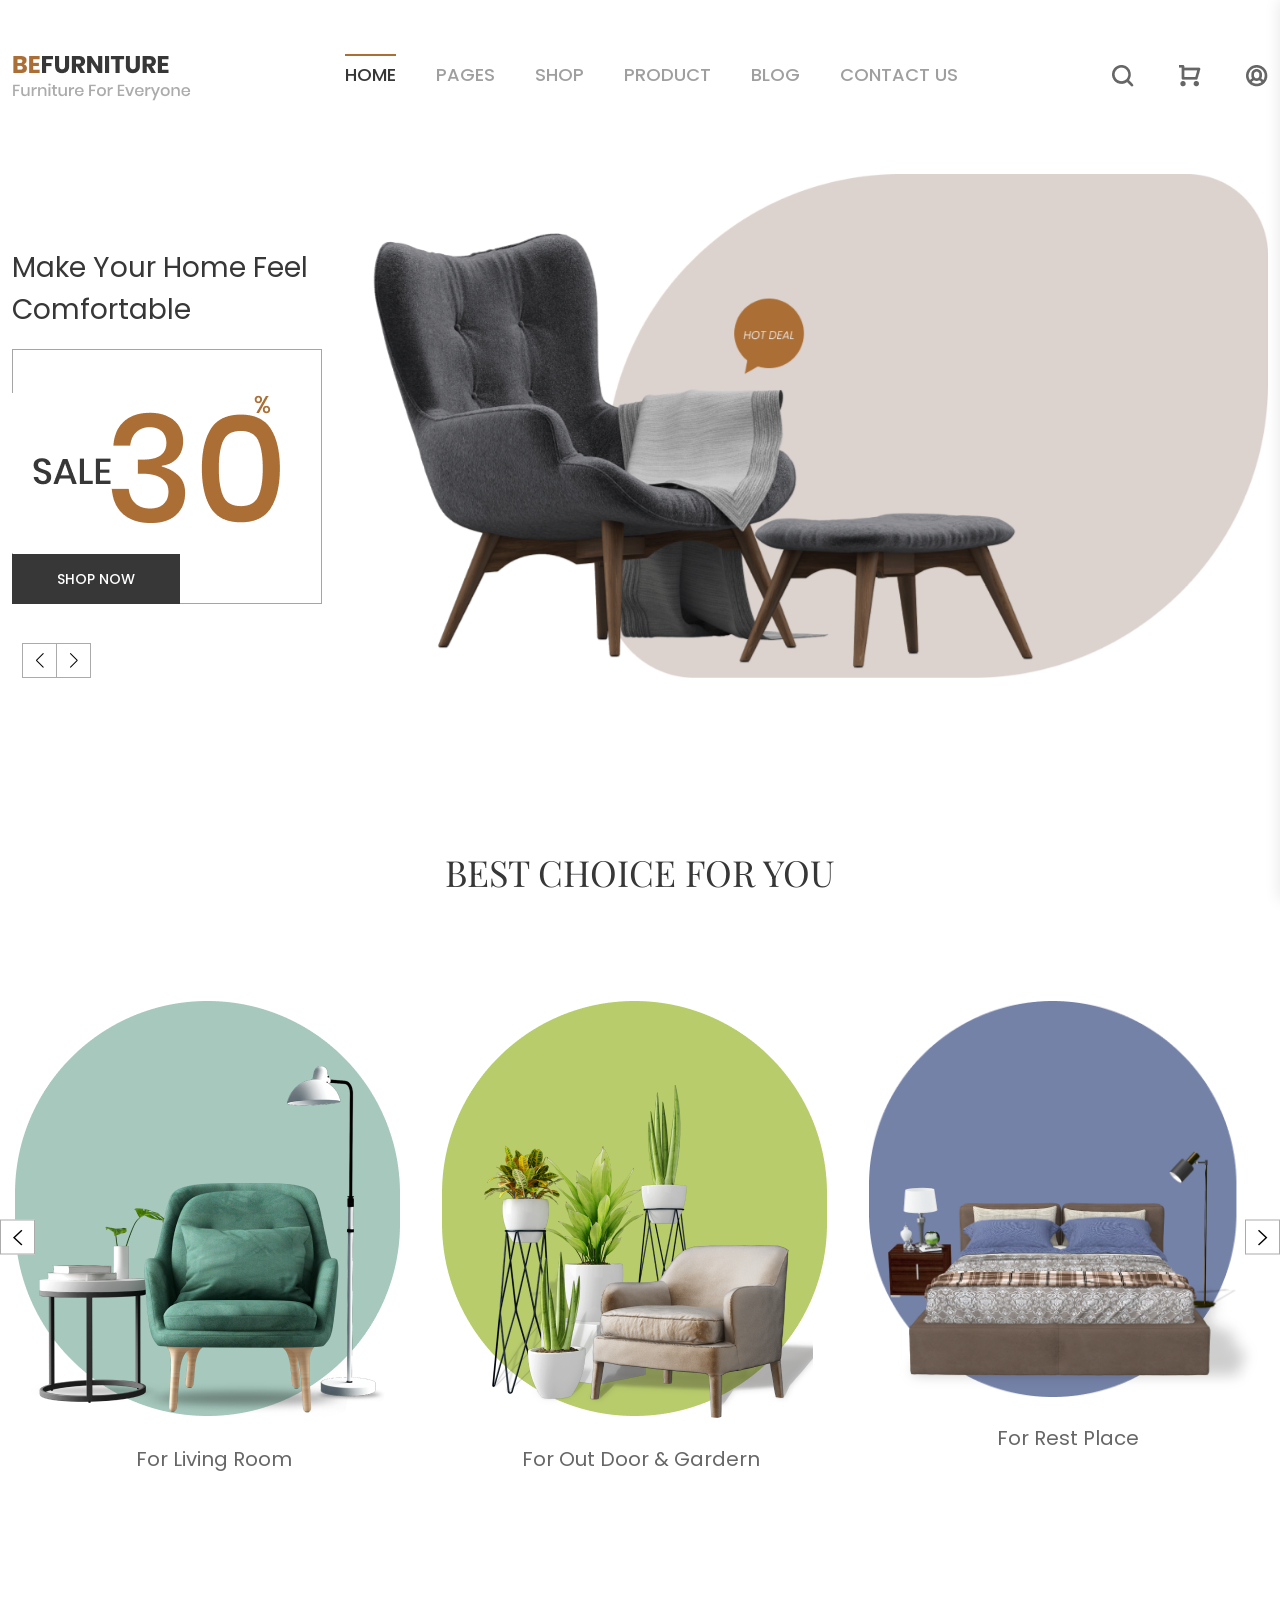
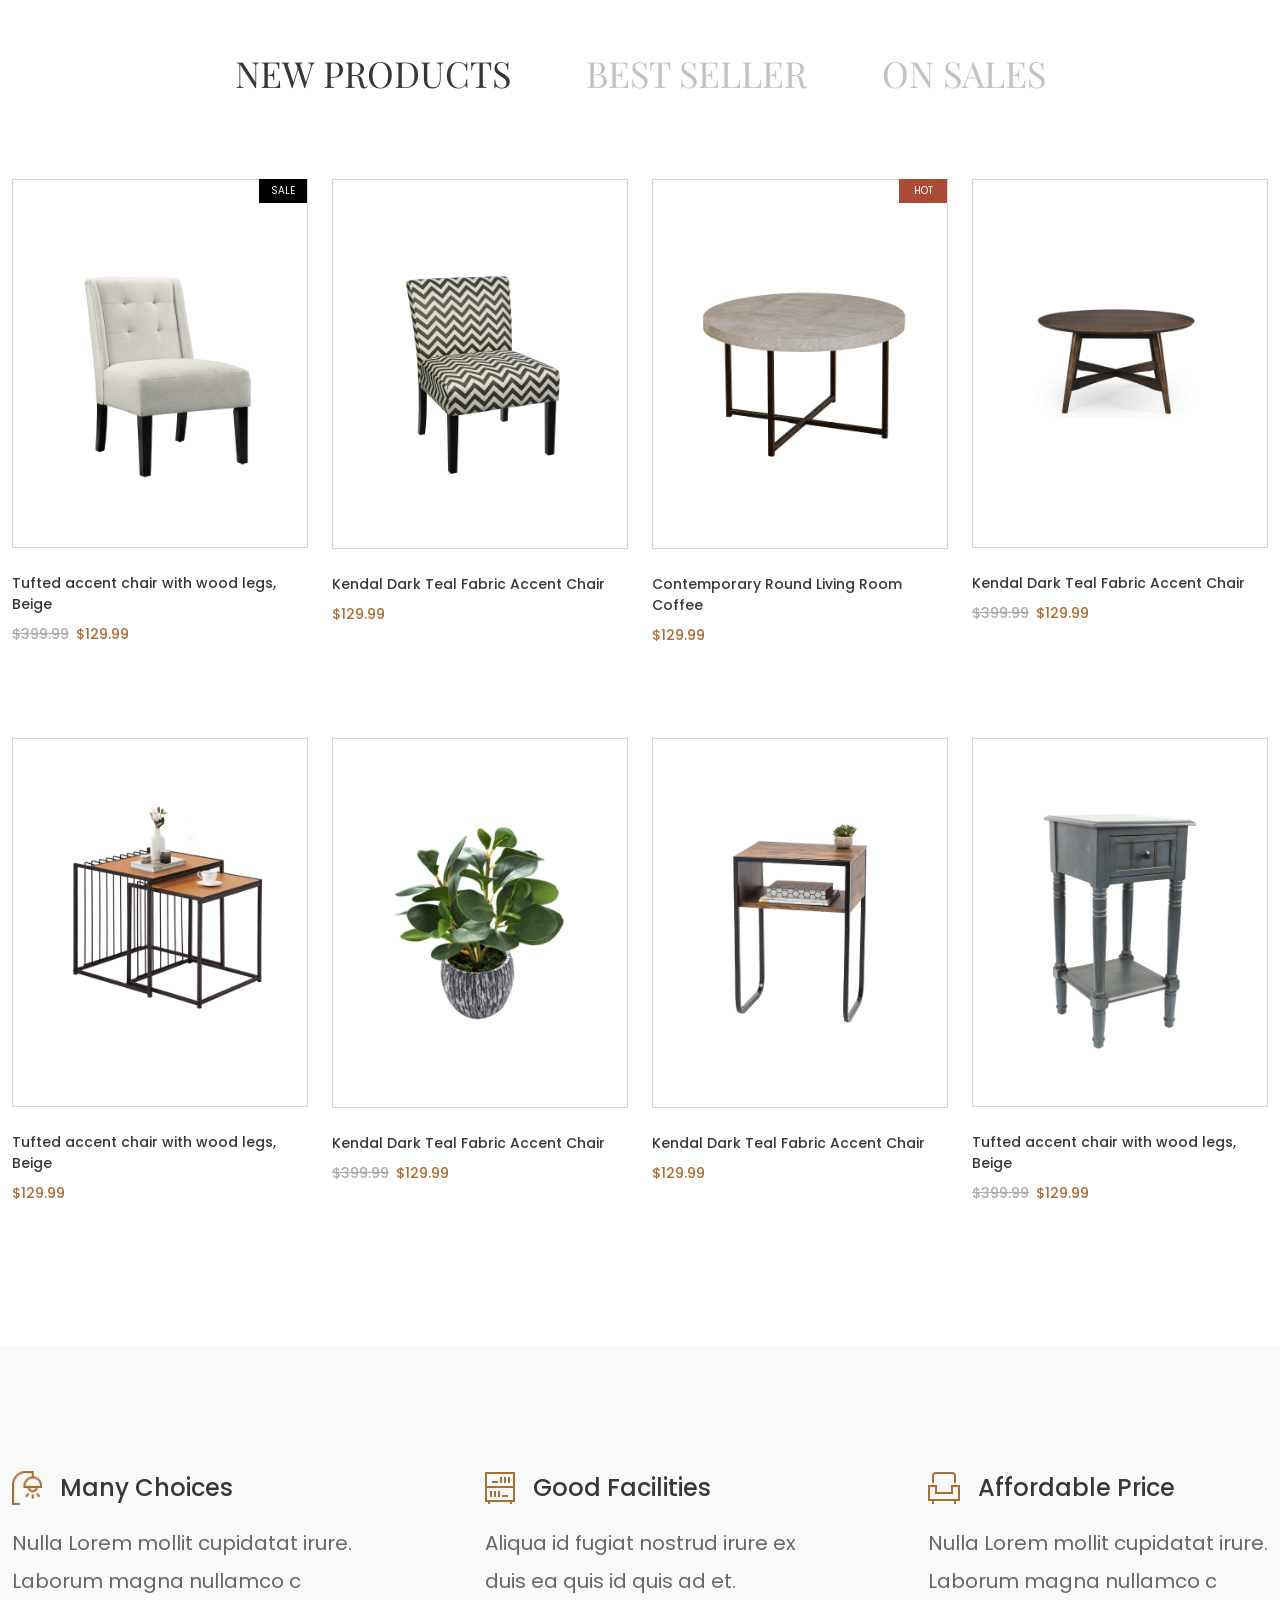
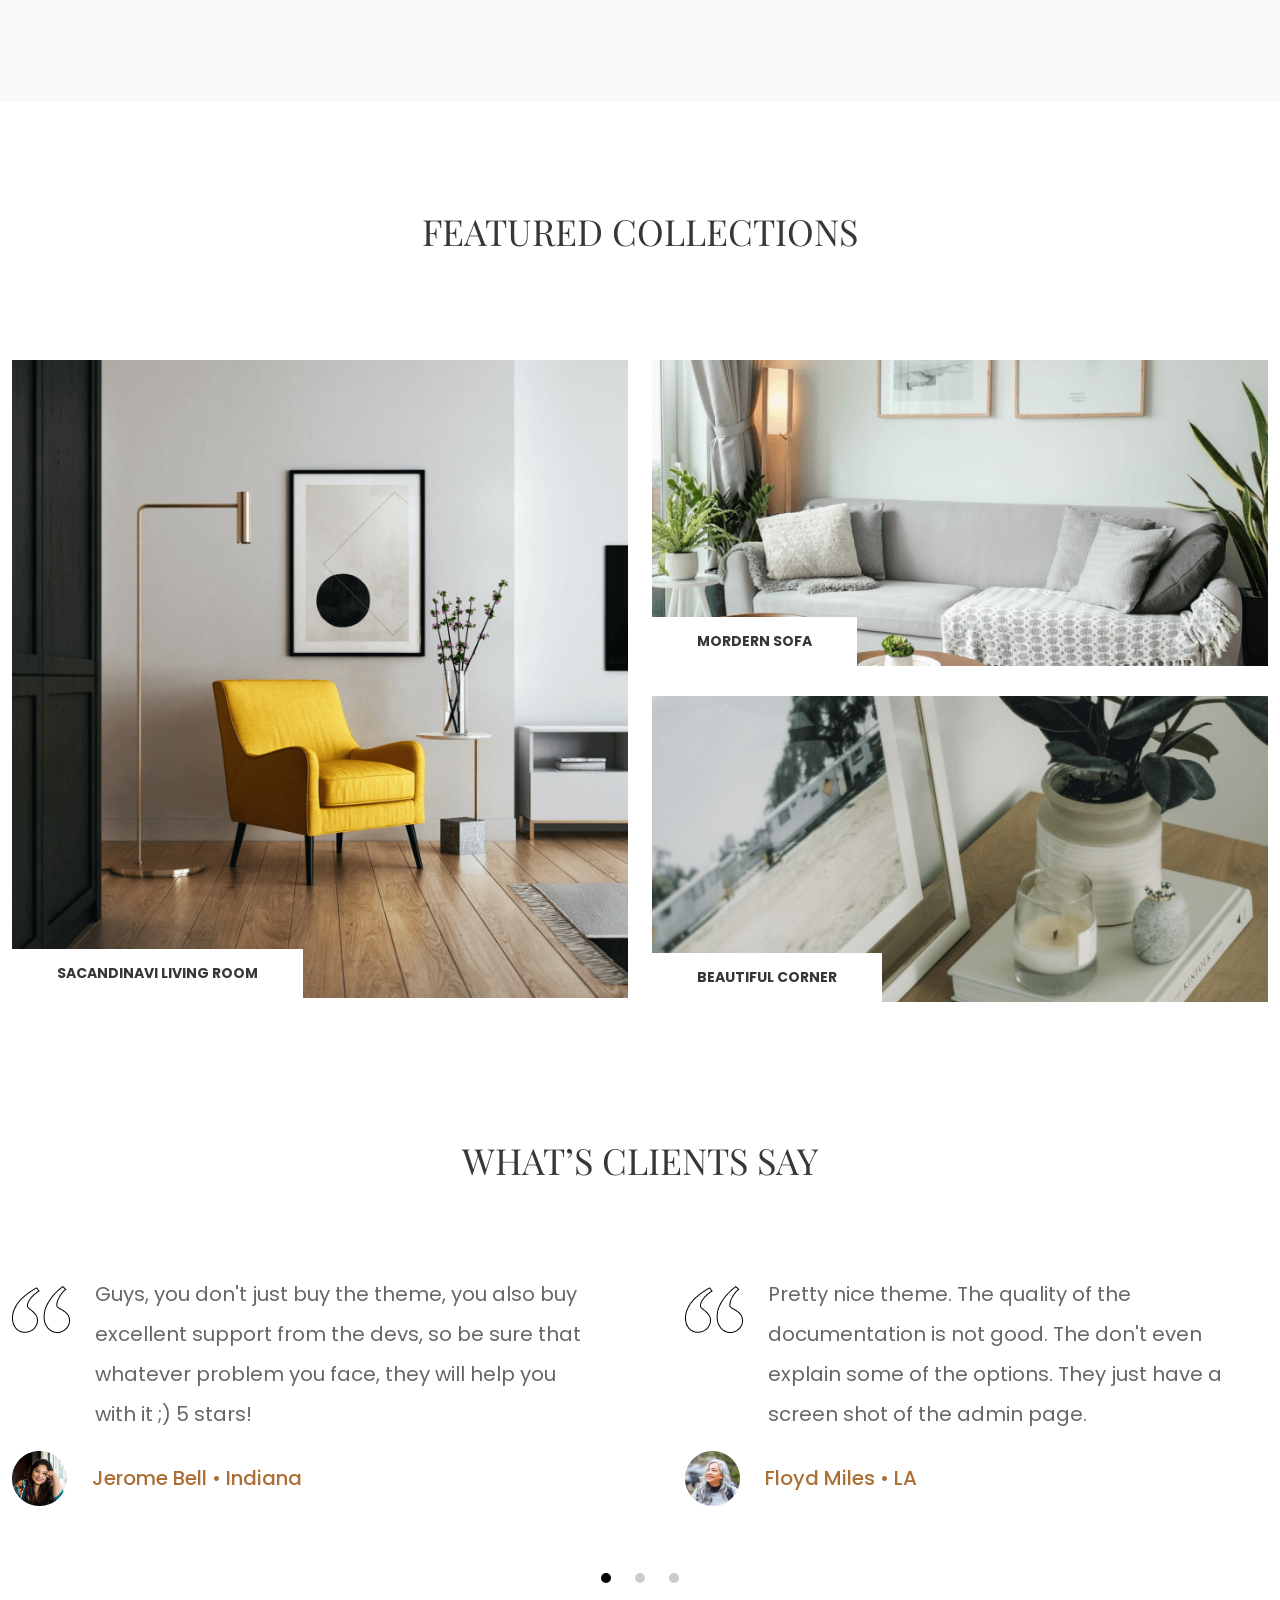
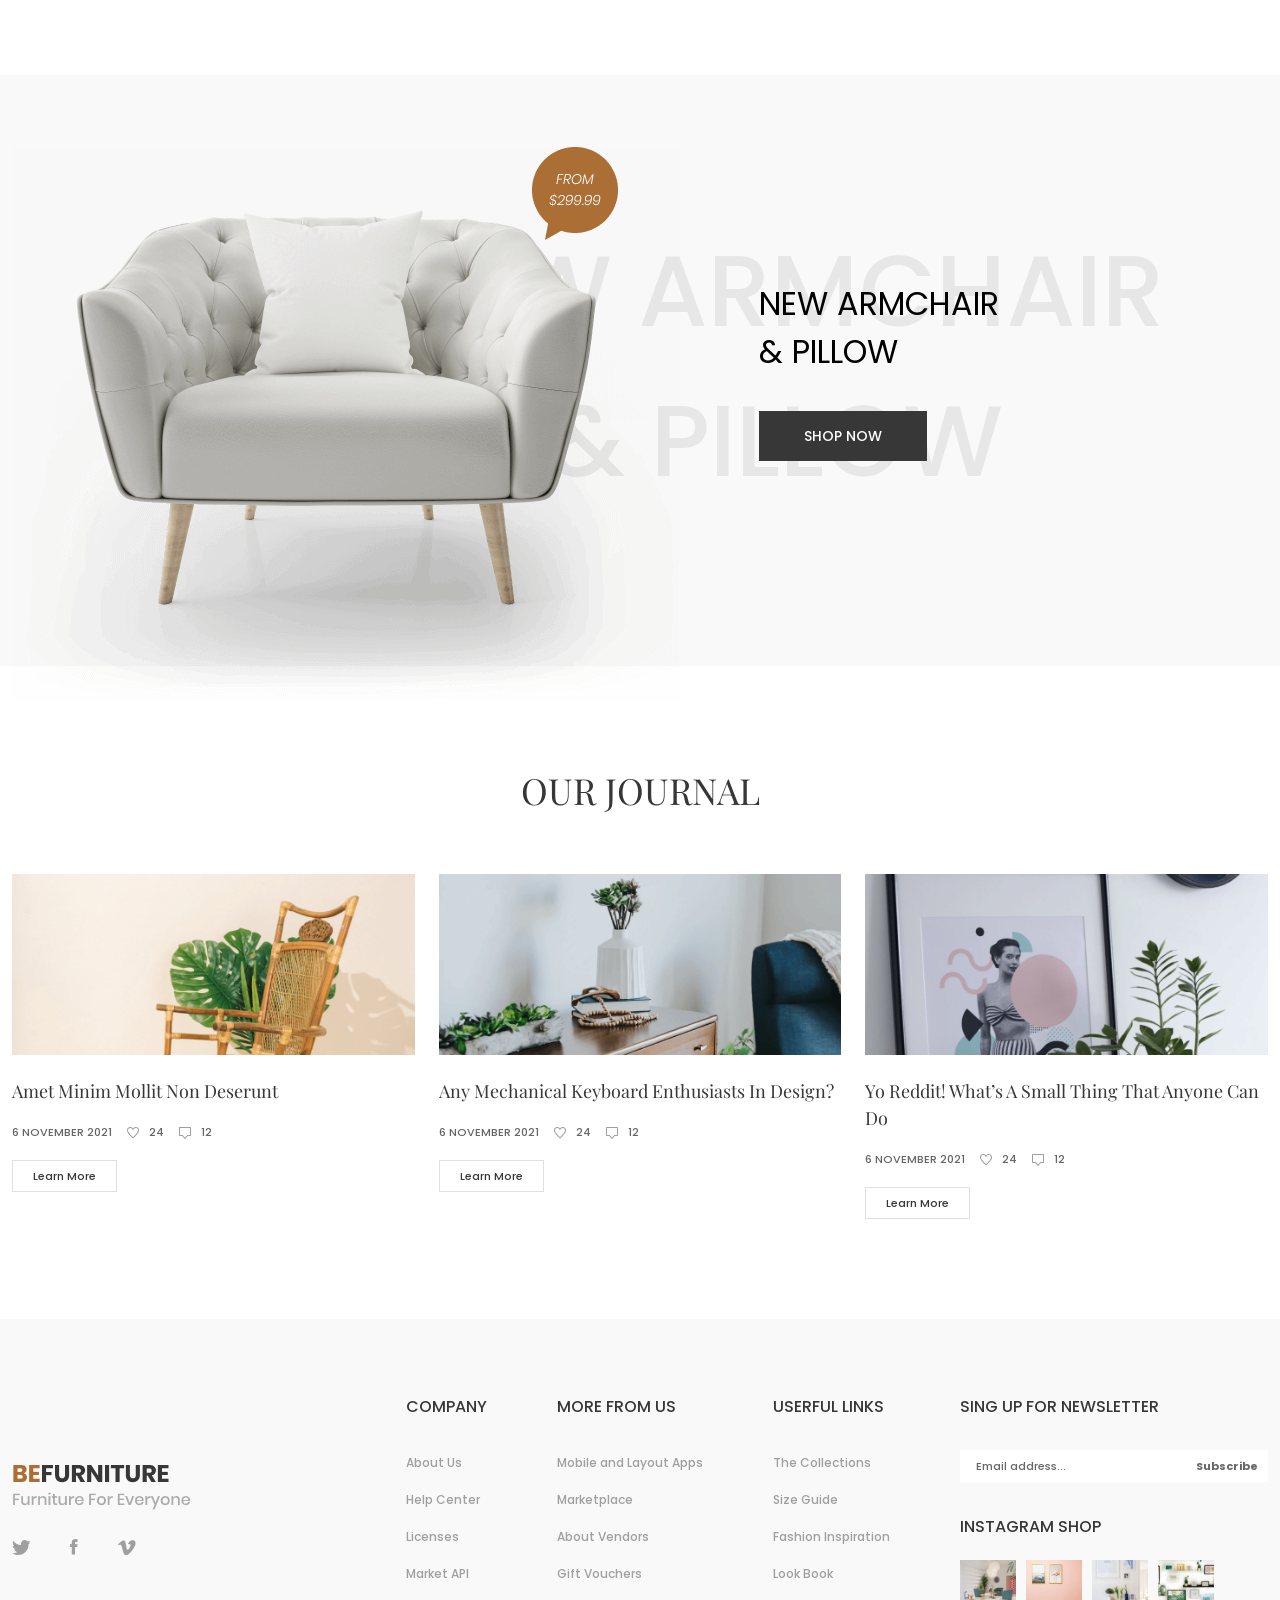
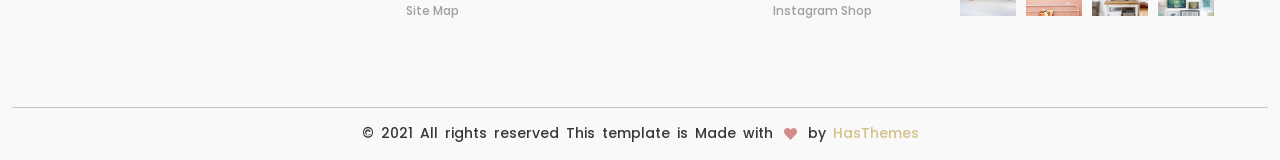
<file: BTLW/wwwroot/assets/hutche/index.html>
<!DOCTYPE html>
<html lang="en" class="no-js">
<head>
    <meta charset="utf-8">
    <meta http-equiv="x-ua-compatible" content="ie=edge">
    <title>Hutche - Furniture ECommerce Bootstrap 5 Template </title>
    <meta name="description" content="Hutche Furniture eCommerce Template is a wonderful and elegant-looking website template that is the best choice for any type of online furniture store."/>
    <meta name="viewport" content="width=device-width, initial-scale=1">
    <link rel="profile" href="https://gmpg.org/xfn/11">
    <link rel="canonical" href="Replace_with_your_PAGE_URL" />
    
    <!-- Open Graph (OG) meta tags are snippets of code that control how URLs are displayed when shared on social media  -->
    <!-- <meta property="og:locale" content="en_US" />
    <meta property="og:type" content="website" />
    <meta property="og:title" content="Be Furniture – About Us" />
    <meta property="og:url" content="PAGE_URL" />
    <meta property="og:site_name" content="Be Furniture – About Us" /> -->
    <!-- For the og:image content, replace the # with a link of an image -->
    <!-- <meta property="og:image" content="#" />
    <meta property="og:description" content="Be Furniture – About Us" /> -->
    
    <!-- Add site Favicon -->
    <link rel="icon" href="https://hasthemes.com/wp-content/uploads/2019/04/cropped-favicon-32x32.png" sizes="32x32" />
    <link rel="icon" href="https://hasthemes.com/wp-content/uploads/2019/04/cropped-favicon-192x192.png" sizes="192x192" />
    <link rel="apple-touch-icon" href="https://hasthemes.com/wp-content/uploads/2019/04/cropped-favicon-180x180.png" />
    <meta name="msapplication-TileImage" content="https://hasthemes.com/wp-content/uploads/2019/04/cropped-favicon-270x270.png" />

          <!-- CSS 
    ========================= -->
    <link rel="stylesheet" href="assets/css/vendor/bootstrap.min.css">
    <link rel="stylesheet" href="assets/css/swiper-bundle.min.css">
    <link rel="stylesheet" href="assets/css/slick.css">
    <link rel="stylesheet" href="assets/css/ionicons.min.css">
    <link rel="stylesheet" href="assets/css/font.awesome.css">
    <link rel="stylesheet" href="assets/css/icofont.min.css">
    <link rel="stylesheet" href="assets/css/elegant-icons.min.css">
    <link rel="stylesheet" href="assets/css/animate.css">
    <link rel="stylesheet" href="assets/css/nice-select.css">
    <link rel="stylesheet" href="assets/css/magnific-popup.css">
    <link rel="stylesheet" href="assets/css/jquery-ui.min.css">

    <!-- Main Style CSS -->
    <link rel="stylesheet" href="assets/css/style.css">
    
    <!--modernizr min js here-->
    <script src="assets/js/vendor/modernizr-3.7.1.min.js"></script>

    <!-- Structured Data  -->
    <script type="application/ld+json">
        {
        "@context": "http://schema.org",
        "@type": "WebSite",
        "name": "Replace_with_your_site_title",
        "url": "Replace_with_your_site_URL"
        }
    </script>
	
</head>

<body>

    <!--offcanvas menu area start-->
    <div class="body_overlay">

    </div>
    <div class="offcanvas_menu">
        <div class="container">
            <div class="row">
                <div class="col-12">
                    <div class="offcanvas_menu_wrapper">
                        <div class="canvas_close">
                            <a href="javascript:void(0)"><i class="ion-android-close"></i></a>
                        </div>
                        <div id="menu" class="text-left ">
                            <ul class="offcanvas_main_menu">
                                <li class="menu-item-has-children active">
                                    <a href="#">Home</a>
                                    <ul class="sub-menu">
                                        <li><a href="index.html">Home 1</a></li>
                                        <li><a href="index-2.html">Home 2</a></li>
                                    </ul>
                                </li>
                                <li class="menu-item-has-children">
                                    <a href="#">Pages</a>
                                    <ul class="sub-menu">
                                        <li><a href="about.html">About Us</a></li>
                                        <li><a href="contact.html">Contact Us</a></li>
                                    </ul>
                                </li>
                                <li class="menu-item-has-children">
                                    <a href="#">Shop</a>
                                    <ul class="sub-menu">
                                        <li><a href="shop-left-sidebar.html">shop left sidebar</a></li>
                                        <li><a href="shop-fullwidth.html">shop fullwidth</a></li>
                                        <li><a href="shop-collection.html">shop collection</a></li>
                                    </ul>
                                </li>
                                <li class="menu-item-has-children"><a href="single-product.html">Product</a></li>
                                <li class="menu-item-has-children">
                                    <a href="#">blog</a>
                                    <ul class="sub-menu">
                                        <li><a href="blog.html">blog</a></li>
                                        <li><a href="blog-details.html">blog details</a></li>
                                    </ul>
                                </li>
                                <li class="menu-item-has-children"><a href="contact.html">Contact Us</a></li>
                            </ul>
                        </div>
                    </div>
                </div>
            </div>
        </div>
    </div>
    <!--offcanvas menu area end-->

    <!--header area start-->
    <header class="header_section mb-30">
        <div class="container">
            <div class="row">
                <div class="col-12">
                    <div class="main_header d-flex justify-content-between align-items-center">
                        <div class="header_logo">
                            <a class="sticky_none" href="index.html"><img src="assets/img/logo/logo.png" alt=""></a>
                        </div>
                        <!--main menu start-->
                        <div class="main_menu d-none d-lg-block">
                            <nav>
                                <ul class="d-flex">
                                    <li><a class="active" href="index.html">Home</a>
                                        <ul class="sub_menu">
                                            <li><a href="index.html">Home 1</a></li>
                                            <li><a href="index-2.html">Home 2</a></li>
                                        </ul>
                                    </li>
                                    <li><a href="#">Pages</a>
                                        <ul class="sub_menu">
                                            <li><a href="about.html">About Us</a></li>
                                            <li><a href="contact.html">Contact Us</a></li>
                                        </ul>
                                    </li>
                                    <li><a href="shop-left-sidebar.html">Shop </a>
                                        <ul class="sub_menu">
                                            <li><a href="shop-left-sidebar.html">shop left sidebar</a></li>
                                            <li><a href="shop-fullwidth.html">shop fullwidth</a></li>
                                            <li><a href="shop-collection.html">shop collection</a></li>
                                        </ul>
                                    </li>
                                    <li><a href="single-product.html">Product</a></li>
                                    <li><a href="blog.html">blog</a>
                                        <ul class="sub_menu">
                                            <li><a href="blog.html">Blog Pages</a></li>
                                            <li><a href="blog-details.html">Blog Details</a></li>
                                        </ul>
                                    </li>
                                    <li><a href="contact.html">Contact Us</a></li>
                                </ul>
                            </nav>
                        </div>
                        <!--main menu end-->
                        <div class="header__ridebar d-flex align-items-center">
                            <div class="header_account">
                                <ul class="d-flex">
                                    <li class="header_search_btn"><a href="#"><img src="assets/img/icon/search.png"
                                                alt=""></a></li>
                                    <li class="shopping_cart"><a href="#"><img src="assets/img/icon/cart.png"
                                                alt=""></a></li>
                                    <li class="account_link_menu"><a href="#"><img src="assets/img/icon/person.png"
                                                alt=""></a>
                                        <ul class="dropdown_account_link">
                                            <li><a href="">About Us</a></li>
                                            <li><a href="">Contact Us</a></li>
                                        </ul>
                                    </li>
                                </ul>
                            </div>
                            <div class="canvas_open">
                                <a href="javascript:void(0)"><i class="ion-navicon"></i></a>
                            </div>
                        </div>
                    </div>
                </div>
            </div>
        </div>
    </header>
    <!--mini cart-->
    <div class="mini_cart">
        <div class="cart_gallery">
            <div class="cart_close">
                <div class="cart_text">
                    <h3>cart</h3>
                </div>
                <div class="mini_cart_close">
                    <a href="javascript:void(0)"><i class="ion-android-close"></i></a>
                </div>
            </div>
            <div class="cart_item">
                <div class="cart_img">
                    <a href="#"><img src="assets/img/product/small-product1.png" alt=""></a>
                </div>
                <div class="cart_info">
                    <a href="#">Primis In Faucibus</a>
                    <p>1 x <span> $65.00 </span></p>
                </div>
                <div class="cart_remove">
                    <a href="#"><i class="icon-close icons"></i></a>
                </div>
            </div>
            <div class="cart_item">
                <div class="cart_img">
                    <a href="#"><img src="assets/img/product/small-product2.png" alt=""></a>
                </div>
                <div class="cart_info">
                    <a href="#">Letraset Sheets</a>
                    <p>1 x <span> $60.00 </span></p>
                </div>
                <div class="cart_remove">
                    <a href="#"><i class="icon-close icons"></i></a>
                </div>
            </div>
        </div>
        <div class="mini_cart_table">
            <div class="cart_table_border">
                <div class="cart_total">
                    <span>Sub total:</span>
                    <span class="price">$125.00</span>
                </div>
                <div class="cart_total mt-10">
                    <span>total:</span>
                    <span class="price">$125.00</span>
                </div>
            </div>
        </div>
        <div class="mini_cart_footer">
            <div class="cart_button">
                <a href="#"><i class="fa fa-shopping-cart"></i> View cart</a>
            </div>
            <div class="cart_button">
                <a href="#"><i class="fa fa-sign-in"></i> Checkout</a>
            </div>
        </div>
    </div>
    <!--mini cart end-->
    <!-- page search box -->
    <div class="page_search_box">
        <div class="search_close">
            <i class="ion-close-round"></i>
        </div>
        <form class="border-bottom" action="#">
            <input class="border-0" placeholder="Search products..." type="text">
            <button type="submit"><i class="icofont-search"></i></button>
        </form>
    </div>
    <!--header area end-->

    <!-- slider section start -->
    <section class="slider_section mb-170">
        <div class="container">
            <div class="row">
                <div class="col-12">
                    <div class="slider_swiper swiper-container">
                        <div class="swiper-wrapper">
                            <div class="single_slider swiper-slide d-flex align-items-center">
                                <div class="slider_text">
                                    <h2>Make your Home Feel <br> Comfortable</h2>
                                    <div class="slider_text_shape">
                                        <img src="assets/img/slider/slider-text-shape.png" alt="">
                                        <div class="slider_btn">
                                            <a class="btn btn-link" href="shop-left-sidebar.html">SHOP NOW</a>
                                        </div>
                                    </div>
                                </div>

                                <div class="slider_thumb">
                                    <img src="assets/img/slider/slider-shape1.png" alt="">
                                </div>
                            </div>
                            <div class="single_slider swiper-slide d-flex align-items-center">
                                <div class="slider_text">
                                    <h2>Make your Home Feel Comfortable</h2>
                                    <div class="slider_text_shape">
                                        <img src="assets/img/slider/slider-text-shape.png" alt="">
                                        <div class="slider_btn">
                                            <a class="btn btn-link" href="shop-left-sidebar.html">SHOP NOW</a>
                                        </div>
                                    </div>
                                </div>

                                <div class="slider_thumb">
                                    <img src="assets/img/slider/slider-shape1.png" alt="">
                                </div>
                            </div>
                        </div>
                        <!-- Add Arrows -->
                        <div class="swiper-button-next"></div>
                        <div class="swiper-button-prev"></div>

                    </div>
                </div>
            </div>
        </div>
    </section>
    <!-- slider section end -->

    <!-- choice section start -->
    <section class="choice_section mb-175">
        <div class="container">
            <div class="section_title text-center mb-105">
                <h2>Best Choice For You</h2>
            </div>
            <div class="choice_container">
                <div class="row choice_slick slick_slider_activation" data-slick='{
                    "slidesToShow": 3,
                    "slidesToScroll": 1,
                    "arrows": true,
                    "dots": false,
                    "autoplay": false,
                    "speed": 300,
                    "infinite": true,
                    "responsive":[
                        {"breakpoint":992, "settings": { "slidesToShow": 2 } },  
                        {"breakpoint":768, "settings": { "slidesToShow": 2 } },  
                        {"breakpoint":480, "settings": { "slidesToShow": 1 } }  
                    ]                                                         
                }'>
                    <div class="col-lg-4">
                        <div class="single_choice wow fadeInUp" data-wow-delay="0.1s" data-wow-duration="1.1s">
                            <div class="choice_thumb">
                                <img src="assets/img/others/choice1.png" alt="">
                            </div>
                            <div class="choice_text">
                                <h4><a href="#">for Living room</a></h4>
                            </div>
                        </div>
                    </div>
                    <div class="col-lg-4">
                        <div class="single_choice wow fadeInUp" data-wow-delay="0.2s" data-wow-duration="1.2s">
                            <div class="choice_thumb">
                                <img src="assets/img/others/choice2.png" alt="">
                            </div>
                            <div class="choice_text">
                                <h4><a href="#">For Out Door & Gardern</a></h4>
                            </div>
                        </div>
                    </div>
                    <div class="col-lg-4">
                        <div class="single_choice wow fadeInUp" data-wow-delay="0.3s" data-wow-duration="1.3s">
                            <div class="choice_thumb">
                                <img src="assets/img/others/choice3.png" alt="">
                            </div>
                            <div class="choice_text">
                                <h4><a href="#">For Rest Place</a></h4>
                            </div>
                        </div>
                    </div>
                    <div class="col-lg-4">
                        <div class="single_choice wow fadeInUp" data-wow-delay="0.4s" data-wow-duration="1.4s">
                            <div class="choice_thumb">
                                <img src="assets/img/others/choice2.png" alt="">
                            </div>
                            <div class="choice_text">
                                <h4><a href="#">for Living room</a></h4>
                            </div>
                        </div>
                    </div>

                </div>
            </div>
        </div>
    </section>
    <!-- choice section end -->

    <!-- product section start -->
    <div class="product_section mb-50">
        <div class="container">
            <div class="product_tab_button">
                <ul class="nav justify-content-center" role="tablist" id="nav-tab">
                    <li>
                        <a class="active" data-toggle="tab" href="#products" role="tab" aria-controls="products"
                            aria-selected="false">New Products </a>
                    </li>
                    <li>
                        <a data-toggle="tab" href="#seller" role="tab" aria-controls="seller" aria-selected="false">
                            Best Seller </a>
                    </li>
                    <li>
                        <a data-toggle="tab" href="#sales" role="tab" aria-controls="sales" aria-selected="false">On
                            Sales </a>
                    </li>
                </ul>
            </div>
            <div class="tab-content product_container">
                <div class="tab-pane fade show active" id="products" role="tabpanel">
                    <div class="product_gallery">
                        <div class="row">
                            <div class="col-lg-3 col-md-4 col-sm-6">
                                <article class="single_product wow fadeInUp" data-wow-delay="0.1s"
                                    data-wow-duration="1.1s">
                                    <figure>
                                        <div class="product_thumb">
                                            <a href="single-product.html"><img src="assets/img/product/product1.png"
                                                    alt=""></a>
                                            <div class="label_product">
                                                <span class="label_sale">Sale</span>
                                            </div>
                                        </div>
                                        <figcaption class="product_content">
                                            <h4><a href="single-product.html">Tufted accent chair with wood legs,
                                                    Beige</a></h4>
                                            <div class="price_box">
                                                <span class="old_price">$399.99</span>
                                                <span class="current_price">$129.99</span>
                                            </div>
                                        </figcaption>
                                    </figure>
                                </article>
                            </div>
                            <div class="col-lg-3 col-md-4 col-sm-6">
                                <article class="single_product wow fadeInUp" data-wow-delay="0.2s"
                                    data-wow-duration="1.2s">
                                    <figure>
                                        <div class="product_thumb">
                                            <a href="single-product.html"><img src="assets/img/product/product2.png"
                                                    alt=""></a>
                                        </div>
                                        <figcaption class="product_content">
                                            <h4><a href="single-product.html">Kendal Dark Teal Fabric Accent Chair</a>
                                            </h4>
                                            <div class="price_box">
                                                <span class="current_price">$129.99</span>
                                            </div>
                                        </figcaption>
                                    </figure>
                                </article>
                            </div>
                            <div class="col-lg-3 col-md-4 col-sm-6">
                                <article class="single_product wow fadeInUp" data-wow-delay="0.3s"
                                    data-wow-duration="1.3s">
                                    <figure>
                                        <div class="product_thumb">
                                            <a href="single-product.html"><img src="assets/img/product/product3.png"
                                                    alt=""></a>
                                            <div class="label_product">
                                                <span class="label_hot">hot</span>
                                            </div>
                                        </div>
                                        <figcaption class="product_content">
                                            <h4><a href="single-product.html"> Contemporary Round Living Room Coffee</a>
                                            </h4>
                                            <div class="price_box">
                                                <span class="current_price">$129.99</span>
                                            </div>
                                        </figcaption>
                                    </figure>
                                </article>
                            </div>
                            <div class="col-lg-3 col-md-4 col-sm-6">
                                <article class="single_product wow fadeInUp" data-wow-delay="0.4s"
                                    data-wow-duration="1.4s">
                                    <figure>
                                        <div class="product_thumb">
                                            <a href="single-product.html"><img src="assets/img/product/product4.png"
                                                    alt=""></a>
                                        </div>
                                        <figcaption class="product_content">
                                            <h4><a href="single-product.html">Kendal Dark Teal Fabric Accent Chair</a>
                                            </h4>
                                            <div class="price_box">
                                                <span class="old_price">$399.99</span>
                                                <span class="current_price">$129.99</span>
                                            </div>
                                        </figcaption>
                                    </figure>
                                </article>
                            </div>
                            <div class="col-lg-3 col-md-4 col-sm-6">
                                <article class="single_product wow fadeInUp" data-wow-delay="0.1s"
                                    data-wow-duration="1.1s">
                                    <figure>
                                        <div class="product_thumb">
                                            <a href="single-product.html"><img src="assets/img/product/product5.png"
                                                    alt=""></a>
                                        </div>
                                        <figcaption class="product_content">
                                            <h4><a href="single-product.html">Tufted accent chair with wood legs,
                                                    Beige</a></h4>
                                            <div class="price_box">
                                                <span class="current_price">$129.99</span>
                                            </div>
                                        </figcaption>
                                    </figure>
                                </article>
                            </div>
                            <div class="col-lg-3 col-md-4 col-sm-6">
                                <article class="single_product wow fadeInUp" data-wow-delay="0.2s"
                                    data-wow-duration="1.2s">
                                    <figure>
                                        <div class="product_thumb">
                                            <a href="single-product.html"><img src="assets/img/product/product6.png"
                                                    alt=""></a>
                                        </div>
                                        <figcaption class="product_content">
                                            <h4><a href="single-product.html">Kendal Dark Teal Fabric Accent Chair</a>
                                            </h4>
                                            <div class="price_box">
                                                <span class="old_price">$399.99</span>
                                                <span class="current_price">$129.99</span>
                                            </div>
                                        </figcaption>
                                    </figure>
                                </article>
                            </div>
                            <div class="col-lg-3 col-md-4 col-sm-6">
                                <article class="single_product wow fadeInUp" data-wow-delay="0.3s"
                                    data-wow-duration="1.3s">
                                    <figure>
                                        <div class="product_thumb">
                                            <a href="single-product.html"><img src="assets/img/product/product7.png"
                                                    alt=""></a>
                                        </div>
                                        <figcaption class="product_content">
                                            <h4><a href="single-product.html">Kendal Dark Teal Fabric Accent Chair</a>
                                            </h4>
                                            <div class="price_box">
                                                <span class="current_price">$129.99</span>
                                            </div>
                                        </figcaption>
                                    </figure>
                                </article>
                            </div>
                            <div class="col-lg-3 col-md-4 col-sm-6">
                                <article class="single_product wow fadeInUp" data-wow-delay="0.4s"
                                    data-wow-duration="1.4s">
                                    <figure>
                                        <div class="product_thumb">
                                            <a href="single-product.html"><img src="assets/img/product/product8.png"
                                                    alt=""></a>
                                        </div>
                                        <figcaption class="product_content">
                                            <h4><a href="single-product.html">Tufted accent chair with wood legs,
                                                    Beige</a></h4>
                                            <div class="price_box">
                                                <span class="old_price">$399.99</span>
                                                <span class="current_price">$129.99</span>
                                            </div>
                                        </figcaption>
                                    </figure>
                                </article>
                            </div>
                        </div>
                    </div>
                </div>
                <div class="tab-pane fade" id="seller" role="tabpanel">
                    <div class="product_gallery">
                        <div class="row">
                            <div class="col-lg-3 col-md-4 col-sm-6">
                                <article class="single_product">
                                    <figure>
                                        <div class="product_thumb">
                                            <a href="single-product.html"><img src="assets/img/product/product5.png"
                                                    alt=""></a>
                                        </div>
                                        <figcaption class="product_content">
                                            <h4><a href="single-product.html">Tufted accent chair with wood legs,
                                                    Beige</a></h4>
                                            <div class="price_box">
                                                <span class="old_price">$399.99</span>
                                                <span class="current_price">$129.99</span>
                                            </div>
                                        </figcaption>
                                    </figure>
                                </article>
                            </div>
                            <div class="col-lg-3 col-md-4 col-sm-6">
                                <article class="single_product">
                                    <figure>
                                        <div class="product_thumb">
                                            <a href="single-product.html"><img src="assets/img/product/product6.png"
                                                    alt=""></a>
                                            <div class="label_product">
                                                <span class="label_sale">Sale</span>
                                            </div>
                                        </div>
                                        <figcaption class="product_content">
                                            <h4><a href="single-product.html">Tufted accent chair with wood legs,
                                                    Beige</a></h4>
                                            <div class="price_box">
                                                <span class="old_price">$399.99</span>
                                                <span class="current_price">$129.99</span>
                                            </div>
                                        </figcaption>
                                    </figure>
                                </article>
                            </div>
                            <div class="col-lg-3 col-md-4 col-sm-6">
                                <article class="single_product">
                                    <figure>
                                        <div class="product_thumb">
                                            <a href="single-product.html"><img src="assets/img/product/product7.png"
                                                    alt=""></a>
                                        </div>
                                        <figcaption class="product_content">
                                            <h4><a href="single-product.html">Tufted accent chair with wood legs,
                                                    Beige</a></h4>
                                            <div class="price_box">
                                                <span class="old_price">$399.99</span>
                                                <span class="current_price">$129.99</span>
                                            </div>
                                        </figcaption>
                                    </figure>
                                </article>
                            </div>
                            <div class="col-lg-3 col-md-4 col-sm-6">
                                <article class="single_product">
                                    <figure>
                                        <div class="product_thumb">
                                            <a href="single-product.html"><img src="assets/img/product/product8.png"
                                                    alt=""></a>
                                        </div>
                                        <figcaption class="product_content">
                                            <h4><a href="single-product.html">Tufted accent chair with wood legs,
                                                    Beige</a></h4>
                                            <div class="price_box">
                                                <span class="old_price">$399.99</span>
                                                <span class="current_price">$129.99</span>
                                            </div>
                                        </figcaption>
                                    </figure>
                                </article>
                            </div>
                            <div class="col-lg-3 col-md-4 col-sm-6">
                                <article class="single_product">
                                    <figure>
                                        <div class="product_thumb">
                                            <a href="single-product.html"><img src="assets/img/product/product1.png"
                                                    alt=""></a>
                                            <div class="label_product">
                                                <span class="label_hot">hot</span>
                                            </div>
                                        </div>
                                        <figcaption class="product_content">
                                            <h4><a href="single-product.html">Tufted accent chair with wood legs,
                                                    Beige</a></h4>
                                            <div class="price_box">
                                                <span class="old_price">$399.99</span>
                                                <span class="current_price">$129.99</span>
                                            </div>
                                        </figcaption>
                                    </figure>
                                </article>
                            </div>
                            <div class="col-lg-3 col-md-4 col-sm-6">
                                <article class="single_product">
                                    <figure>
                                        <div class="product_thumb">
                                            <a href="single-product.html"><img src="assets/img/product/product2.png"
                                                    alt=""></a>
                                        </div>
                                        <figcaption class="product_content">
                                            <h4><a href="single-product.html">Tufted accent chair with wood legs,
                                                    Beige</a></h4>
                                            <div class="price_box">
                                                <span class="old_price">$399.99</span>
                                                <span class="current_price">$129.99</span>
                                            </div>
                                        </figcaption>
                                    </figure>
                                </article>
                            </div>
                            <div class="col-lg-3 col-md-4 col-sm-6">
                                <article class="single_product">
                                    <figure>
                                        <div class="product_thumb">
                                            <a href="single-product.html"><img src="assets/img/product/product3.png"
                                                    alt=""></a>
                                        </div>
                                        <figcaption class="product_content">
                                            <h4><a href="single-product.html">Tufted accent chair with wood legs,
                                                    Beige</a></h4>
                                            <div class="price_box">
                                                <span class="old_price">$399.99</span>
                                                <span class="current_price">$129.99</span>
                                            </div>
                                        </figcaption>
                                    </figure>
                                </article>
                            </div>
                            <div class="col-lg-3 col-md-4 col-sm-6">
                                <article class="single_product">
                                    <figure>
                                        <div class="product_thumb">
                                            <a href="single-product.html"><img src="assets/img/product/product4.png"
                                                    alt=""></a>
                                        </div>
                                        <figcaption class="product_content">
                                            <h4><a href="single-product.html">Tufted accent chair with wood legs,
                                                    Beige</a></h4>
                                            <div class="price_box">
                                                <span class="old_price">$399.99</span>
                                                <span class="current_price">$129.99</span>
                                            </div>
                                        </figcaption>
                                    </figure>
                                </article>
                            </div>

                        </div>
                    </div>
                </div>
                <div class="tab-pane fade" id="sales" role="tabpanel">
                    <div class="product_gallery">
                        <div class="row">
                            <div class="col-lg-3 col-md-4 col-sm-6">
                                <article class="single_product">
                                    <figure>
                                        <div class="product_thumb">
                                            <a href="single-product.html"><img src="assets/img/product/product3.png"
                                                    alt=""></a>
                                        </div>
                                        <figcaption class="product_content">
                                            <h4><a href="single-product.html">Tufted accent chair with wood legs,
                                                    Beige</a></h4>
                                            <div class="price_box">
                                                <span class="old_price">$399.99</span>
                                                <span class="current_price">$129.99</span>
                                            </div>
                                        </figcaption>
                                    </figure>
                                </article>
                            </div>
                            <div class="col-lg-3 col-md-4 col-sm-6">
                                <article class="single_product">
                                    <figure>
                                        <div class="product_thumb">
                                            <a href="single-product.html"><img src="assets/img/product/product4.png"
                                                    alt=""></a>
                                        </div>
                                        <figcaption class="product_content">
                                            <h4><a href="single-product.html">Tufted accent chair with wood legs,
                                                    Beige</a></h4>
                                            <div class="price_box">
                                                <span class="old_price">$399.99</span>
                                                <span class="current_price">$129.99</span>
                                            </div>
                                        </figcaption>
                                    </figure>
                                </article>
                            </div>
                            <div class="col-lg-3 col-md-4 col-sm-6">
                                <article class="single_product">
                                    <figure>
                                        <div class="product_thumb">
                                            <a href="single-product.html"><img src="assets/img/product/product5.png"
                                                    alt=""></a>
                                        </div>
                                        <figcaption class="product_content">
                                            <h4><a href="single-product.html">Tufted accent chair with wood legs,
                                                    Beige</a></h4>
                                            <div class="price_box">
                                                <span class="old_price">$399.99</span>
                                                <span class="current_price">$129.99</span>
                                            </div>
                                        </figcaption>
                                    </figure>
                                </article>
                            </div>
                            <div class="col-lg-3 col-md-4 col-sm-6">
                                <article class="single_product">
                                    <figure>
                                        <div class="product_thumb">
                                            <a href="single-product.html"><img src="assets/img/product/product1.png"
                                                    alt=""></a>
                                        </div>
                                        <figcaption class="product_content">
                                            <h4><a href="single-product.html">Tufted accent chair with wood legs,
                                                    Beige</a></h4>
                                            <div class="price_box">
                                                <span class="old_price">$399.99</span>
                                                <span class="current_price">$129.99</span>
                                            </div>
                                        </figcaption>
                                    </figure>
                                </article>
                            </div>
                            <div class="col-lg-3 col-md-4 col-sm-6">
                                <article class="single_product">
                                    <figure>
                                        <div class="product_thumb">
                                            <a href="single-product.html"><img src="assets/img/product/product2.png"
                                                    alt=""></a>
                                        </div>
                                        <figcaption class="product_content">
                                            <h4><a href="single-product.html">Tufted accent chair with wood legs,
                                                    Beige</a></h4>
                                            <div class="price_box">
                                                <span class="old_price">$399.99</span>
                                                <span class="current_price">$129.99</span>
                                            </div>
                                        </figcaption>
                                    </figure>
                                </article>
                            </div>

                            <div class="col-lg-3 col-md-4 col-sm-6">
                                <article class="single_product">
                                    <figure>
                                        <div class="product_thumb">
                                            <a href="single-product.html"><img src="assets/img/product/product6.png"
                                                    alt=""></a>
                                        </div>
                                        <figcaption class="product_content">
                                            <h4><a href="single-product.html">Tufted accent chair with wood legs,
                                                    Beige</a></h4>
                                            <div class="price_box">
                                                <span class="old_price">$399.99</span>
                                                <span class="current_price">$129.99</span>
                                            </div>
                                        </figcaption>
                                    </figure>
                                </article>
                            </div>
                            <div class="col-lg-3 col-md-4 col-sm-6">
                                <article class="single_product">
                                    <figure>
                                        <div class="product_thumb">
                                            <a href="single-product.html"><img src="assets/img/product/product7.png"
                                                    alt=""></a>
                                        </div>
                                        <figcaption class="product_content">
                                            <h4><a href="single-product.html">Tufted accent chair with wood legs,
                                                    Beige</a></h4>
                                            <div class="price_box">
                                                <span class="old_price">$399.99</span>
                                                <span class="current_price">$129.99</span>
                                            </div>
                                        </figcaption>
                                    </figure>
                                </article>
                            </div>
                            <div class="col-lg-3 col-md-4 col-sm-6">
                                <article class="single_product">
                                    <figure>
                                        <div class="product_thumb">
                                            <a href="single-product.html"><img src="assets/img/product/product8.png"
                                                    alt=""></a>
                                        </div>
                                        <figcaption class="product_content">
                                            <h4><a href="single-product.html">Tufted accent chair with wood legs,
                                                    Beige</a></h4>
                                            <div class="price_box">
                                                <span class="old_price">$399.99</span>
                                                <span class="current_price">$129.99</span>
                                            </div>
                                        </figcaption>
                                    </figure>
                                </article>
                            </div>
                        </div>
                    </div>
                </div>
            </div>
        </div>
    </div>
    <!-- product section end -->

    <!-- shipping area start -->
    <section class="shipping_section mb-105">
        <div class="container">
            <div class="row">
                <div class="col-12">
                    <div class="shipping_inner d-flex justify-content-between">
                        <div class="single_shipping">
                            <div class="shipping_title d-flex align-items-center wow fadeInUp" data-wow-delay="0.1s"
                                data-wow-duration="1.1s">
                                <img src="assets/img/others/shipping1.png" alt="">
                                <h3>Many Choices</h3>
                            </div>
                            <div class="shipping_desc wow fadeInUp" data-wow-delay="0.2s" data-wow-duration="1.2s">
                                <p>Nulla Lorem mollit cupidatat irure. <br> Laborum magna nullamco c</p>
                            </div>
                        </div>
                        <div class="single_shipping">
                            <div class="shipping_title d-flex align-items-center wow fadeInUp" data-wow-delay="0.1s"
                                data-wow-duration="1.1s">
                                <img src="assets/img/others/shipping2.png" alt="">
                                <h3>Good Facilities</h3>
                            </div>
                            <div class="shipping_desc wow fadeInUp" data-wow-delay="0.2s" data-wow-duration="1.2s">
                                <p>Aliqua id fugiat nostrud irure ex <br> duis ea quis id quis ad et. </p>
                            </div>
                        </div>
                        <div class="single_shipping">
                            <div class="shipping_title d-flex align-items-center wow fadeInUp" data-wow-delay="0.1s"
                                data-wow-duration="1.1s">
                                <img src="assets/img/others/shipping3.png" alt="">
                                <h3>Affordable Price</h3>
                            </div>
                            <div class="shipping_desc wow fadeInUp" data-wow-delay="0.2s" data-wow-duration="1.2s">
                                <p>Nulla Lorem mollit cupidatat irure. <br> Laborum magna nullamco c</p>
                            </div>
                        </div>
                    </div>
                </div>
            </div>
        </div>
    </section>
    <!-- shipping area end -->

    <!-- featured section start-->
    <section class="featured_banner_section">
        <div class="container">
            <div class="section_title text-center mb-105">
                <h2>Featured Collections</h2>
            </div>
            <div class="featured_banner_inner">
                <div class="row">
                    <div class="col-lg-6 col-md-6">
                        <div class="featured_thumb wow fadeInUp" data-wow-delay="0.1s" data-wow-duration="1.1s">
                            <a href="#"><img src="assets/img/bg/bg1.png" alt=""></a>
                            <div class="featured_text">
                                <h3>SACANDINAVI LIVING ROOM</h3>
                            </div>
                        </div>
                    </div>
                    <div class="col-lg-6 col-md-6">
                        <div class="featured_banner_sidebar">
                            <div class="featured_thumb mb-30 wow fadeInUp" data-wow-delay="0.2s"
                                data-wow-duration="1.2s">
                                <a href="#"><img src="assets/img/bg/bg2.png" alt=""></a>
                                <div class="featured_text">
                                    <h3>MORDERN SOFA</h3>
                                </div>
                            </div>
                            <div class="featured_thumb wow fadeInUp" data-wow-delay="0.3s" data-wow-duration="1.3s">
                                <a href="#"><img src="assets/img/bg/bg3.png" alt=""></a>
                                <div class="featured_text">
                                    <h3>BEAUTIFUL CORNER</h3>
                                </div>
                            </div>
                        </div>
                    </div>
                </div>
            </div>
        </div>
    </section>
    <!-- featured section end-->

    <!-- testimonial section start -->
    <section class="testimonial_section mb-75">
        <div class="container">
            <div class="row">
                <div class="col-12">
                    <div class="section_title text-center mb-90">
                        <h2>What’s Clients Say</h2>
                    </div>
                    <div class="testimonial_container testimonial_swiper swiper-container wow fadeInUp"
                        data-wow-delay="0.1s" data-wow-duration="1.1s">
                        <div class="swiper-wrapper">
                            <div class="single_testimonial swiper-slide">
                                <div class="testimonial_desc">
                                    <img src="assets/img/icon/blockcode.png" alt="">
                                    <p>Guys, you don't just buy the theme, you also buy excellent support from the devs,
                                        so be sure that whatever problem you face, they will help you with it ;) 5
                                        stars!</p>
                                </div>
                                <div class="testimonial_author">
                                    <img src="assets/img/others/testi-author1.png" alt="">
                                    <h3><a href="#">Jerome Bell • Indiana</a></h3>
                                </div>
                            </div>
                            <div class="single_testimonial swiper-slide">
                                <div class="testimonial_desc">
                                    <img src="assets/img/icon/blockcode.png" alt="">
                                    <p>Pretty nice theme. The quality of the documentation is not good. The don't even
                                        explain some of the options. They just have a screen shot of the admin page.</p>
                                </div>
                                <div class="testimonial_author">
                                    <img src="assets/img/others/testi-author2.png" alt="">
                                    <h3><a href="#">Floyd Miles • LA</a></h3>
                                </div>
                            </div>
                            <div class="single_testimonial swiper-slide">
                                <div class="testimonial_desc">
                                    <img src="assets/img/icon/blockcode.png" alt="">
                                    <p>Guys, you don't just buy the theme, you also buy excellent support from the devs,
                                        so be sure that whatever problem you face, they will help you with it ;) 5
                                        stars!</p>
                                </div>
                                <div class="testimonial_author">
                                    <img src="assets/img/others/testi-author1.png" alt="">
                                    <h3><a href="#">Jerome Bell • Indiana</a></h3>
                                </div>
                            </div>
                            <div class="single_testimonial swiper-slide">
                                <div class="testimonial_desc">
                                    <img src="assets/img/icon/blockcode.png" alt="">
                                    <p>Guys, you don't just buy the theme, you also buy excellent support from the devs,
                                        so be sure that whatever problem you face, they will help you with it ;) 5
                                        stars!</p>
                                </div>
                                <div class="testimonial_author">
                                    <img src="assets/img/others/testi-author1.png" alt="">
                                    <h3><a href="#">Jerome Bell • Indiana</a></h3>
                                </div>
                            </div>
                        </div>
                        <!-- Add Arrows -->
                        <div class="swiper-pagination"></div>
                    </div>
                </div>
            </div>
        </div>
    </section>
    <!-- testimonial section end -->

    <!-- banner advice section start -->
    <section class="banner_advice_section mb-100">
        <div class="container">
            <div class="banner_advice_inner">
                <div class="row">
                    <div class="col-lg-5 offset-lg-7 col-md-5 offset-md-7">
                        <div class="banner_advice_text">
                            <h3 class="wow fadeInUp" data-wow-delay="0.1s" data-wow-duration="1.1s">New armchair <br> &
                                pillow</h3>
                            <a class="btn btn-link wow fadeInUp" href="#" data-wow-delay="0.2s"
                                data-wow-duration="1.2s">SHOP NOW</a>
                        </div>
                    </div>
                </div>
                <div class="banner_position_img">
                    <img src="assets/img/others/armchair.png" alt="">
                </div>
            </div>
        </div>
        <div class="banner_position_text">
            <h2>New armchair <br> & pillow</h2>
        </div>
    </section>
    <!-- banner advice section end -->

    <!-- blog section start -->
    <section class="blog_section mb-100">
        <div class="container">
            <div class="section_title text-center mb-60">
                <h2>OUR JOURNAL</h2>
            </div>
            <div class="blog_inner">
                <div class="row">
                    <div class="col-lg-4 col-md-6">
                        <article class="single_blog wow fadeInUp" data-wow-delay="0.1s" data-wow-duration="1.1s">
                            <figure>
                                <div class="blog_thumb">
                                    <a href="blog-details.html"><img src="assets/img/blog/blog1.png" alt=""></a>
                                </div>
                                <figcaption class="blog_content">
                                    <h3><a href="blog-details.html">Amet minim mollit non deserunt </a></h3>
                                    <div class="blog_meta">
                                        <ul class="d-flex">
                                            <li>6 NOVEMBER 2021</li>
                                            <li><img src="assets/img/icon/heart-icon.png" alt=""> 24</li>
                                            <li><img src="assets/img/icon/chart-icon.png" alt=""> 12</li>
                                        </ul>
                                    </div>
                                    <div class="blog_footer">
                                        <a class="btn btn-link" href="blog-details.html">Learn more</a>
                                    </div>
                                </figcaption>
                            </figure>
                        </article>
                    </div>
                    <div class="col-lg-4 col-md-6">
                        <article class="single_blog wow fadeInUp" data-wow-delay="0.2s" data-wow-duration="1.2s">
                            <figure>
                                <div class="blog_thumb">
                                    <a href="blog-details.html"><img src="assets/img/blog/blog2.png" alt=""></a>
                                </div>
                                <figcaption class="blog_content">
                                    <h3><a href="blog-details.html">Any mechanical keyboard enthusiasts in design? </a>
                                    </h3>
                                    <div class="blog_meta">
                                        <ul class="d-flex">
                                            <li>6 NOVEMBER 2021</li>
                                            <li><img src="assets/img/icon/heart-icon.png" alt=""> 24</li>
                                            <li><img src="assets/img/icon/chart-icon.png" alt=""> 12</li>
                                        </ul>
                                    </div>
                                    <div class="blog_footer">
                                        <a class="btn btn-link" href="blog-details.html">Learn more</a>
                                    </div>
                                </figcaption>
                            </figure>
                        </article>
                    </div>
                    <div class="col-lg-4 col-md-6">
                        <article class="single_blog wow fadeInUp" data-wow-delay="0.3s" data-wow-duration="1.3s">
                            <figure>
                                <div class="blog_thumb">
                                    <a href="blog-details.html"><img src="assets/img/blog/blog3.png" alt=""></a>
                                </div>
                                <figcaption class="blog_content">
                                    <h3><a href="blog-details.html">Yo Reddit! What’s a small thing that anyone can do
                                        </a></h3>
                                    <div class="blog_meta">
                                        <ul class="d-flex">
                                            <li>6 NOVEMBER 2021</li>
                                            <li><img src="assets/img/icon/heart-icon.png" alt=""> 24</li>
                                            <li><img src="assets/img/icon/chart-icon.png" alt=""> 12</li>
                                        </ul>
                                    </div>
                                    <div class="blog_footer">
                                        <a class="btn btn-link" href="blog-details.html">Learn more</a>
                                    </div>
                                </figcaption>
                            </figure>
                        </article>
                    </div>
                </div>
            </div>
        </div>
    </section>
    <!-- blog section end -->

    <!-- footer section start -->
    <footer class="footer_section footer_bg">
        <div class="container">
            <div class="row">
                <div class="col-12">
                    <div class="main_footer d-flex justify-content-between align-items-center">
                        <div class="footer_left">
                            <div class="footer_logo">
                                <a href="index.html"><img src="assets/img/logo/logo.png" alt=""></a>
                            </div>
                            <div class="footer_social">
                                <ul class="d-flex">
                                    <li><a href="#"><i class="ion-social-twitter"></i></a></li>
                                    <li><a href="#"><i class="ion-social-facebook"></i></a></li>
                                    <li><a href="#"><i class="ion-social-vimeo"></i></a></li>
                                </ul>
                            </div>
                        </div>
                        <div class="footer_sidebar d-flex">
                            <div class="footer_widget_list">
                                <div class="footer_widget_title">
                                    <h3>COMPANY</h3>
                                </div>
                                <div class="footer_menu">
                                    <ul>
                                        <li><a href="#">About Us</a></li>
                                        <li><a href="#">Help Center</a></li>
                                        <li><a href="#">Licenses</a></li>
                                        <li><a href="#">Market API</a></li>
                                        <li><a href="#">Site Map</a></li>
                                    </ul>
                                </div>
                            </div>

                            <div class="footer_widget_list">
                                <div class="footer_widget_title">
                                    <h3>MORE FROM US</h3>
                                </div>
                                <div class="footer_menu">
                                    <ul>
                                        <li><a href="#">Mobile and Layout Apps</a></li>
                                        <li><a href="#">Marketplace</a></li>
                                        <li><a href="#">About Vendors</a></li>
                                        <li><a href="#">Gift Vouchers</a></li>
                                    </ul>
                                </div>
                            </div>
                            <div class="footer_widget_list">
                                <div class="footer_widget_title">
                                    <h3>Userful Links</h3>
                                </div>
                                <div class="footer_menu">
                                    <ul>
                                        <li><a href="#">The Collections</a></li>
                                        <li><a href="#">Size Guide</a></li>
                                        <li><a href="#">Fashion Inspiration</a></li>
                                        <li><a href="#">Look Book</a></li>
                                        <li><a href="#">Instagram Shop</a></li>
                                    </ul>
                                </div>
                            </div>
                            <div class="footer_widget_list">
                                <div class="footer_widget_title">
                                    <h3>Sing up for newsletter</h3>
                                </div>
                                <div class="newsletter_subscribe">
                                    <form id="mc-form">
                                        <input id="mc-email" type="email" autocomplete="off"
                                            placeholder="Email address... ">
                                        <button id="mc-submit">Subscribe</button>
                                    </form>
                                    <!-- mailchimp-alerts Start -->
                                    <div class="mailchimp-alerts text-centre">
                                        <div class="mailchimp-submitting"></div><!-- mailchimp-submitting end -->
                                        <div class="mailchimp-success"></div><!-- mailchimp-success end -->
                                        <div class="mailchimp-error"></div><!-- mailchimp-error end -->
                                    </div><!-- mailchimp-alerts end -->
                                </div>
                                <div class="instagram_shop">
                                    <h3>instagram shop</h3>
                                    <div class="instagram_inner d-flex">
                                        <div class="instagram_img">
                                            <a href="#"><img src="assets/img/others/instagram1.png" alt=""></a>
                                        </div>
                                        <div class="instagram_img">
                                            <a href="#"><img src="assets/img/others/instagram2.png" alt=""></a>
                                        </div>
                                        <div class="instagram_img">
                                            <a href="#"><img src="assets/img/others/instagram3.png" alt=""></a>
                                        </div>
                                        <div class="instagram_img">
                                            <a href="#"><img src="assets/img/others/instagram4.png" alt=""></a>
                                        </div>
                                    </div>
                                </div>
                            </div>
                        </div>
                    </div>
                    <div class="footer_bottom">
                        <div class="copyright_right text-center">
                            <p>&copy; 2021 All rights reserved This template is Made with <i class="ion-heart"></i>
                                by <a href="https://hasthemes.com">HasThemes</a></p>
                        </div>
                    </div>
                </div>
            </div>
        </div>
    </footer>
    <!-- footer section end -->


    <!-- Js 
    ========================= -->
    <script src="assets/js/vendor/jquery-3.4.1.min.js"></script>
    <script src="assets/js/vendor/popper.js"></script>
    <script src="assets/js/vendor/bootstrap.min.js"></script>
    <script src="assets/js/swiper-bundle.min.js"></script>
    <script src="assets/js/slick.min.js"></script>
    <script src="assets/js/wow.min.js"></script>
    <script src="assets/js/jquery.scrollup.min.js"></script>
    <script src="assets/js/images-loaded.min.js"></script>
    <script src="assets/js/jquery.nice-select.js"></script>
    <script src="assets/js/jquery.magnific-popup.min.js"></script>
    <script src="assets/js/mailchimp-ajax.js"></script>
    <script src="assets/js/jquery.counterup.min.js"></script>
    <script src="assets/js/jquery-waypoints.js"></script>
    <script src="assets/js/jquery-ui.min.js"></script>
    <script src="assets/js/ajax-mail.js"></script>

    <!-- Main JS -->
    <script src="assets/js/main.js"></script>
</body>

</html>
</file>
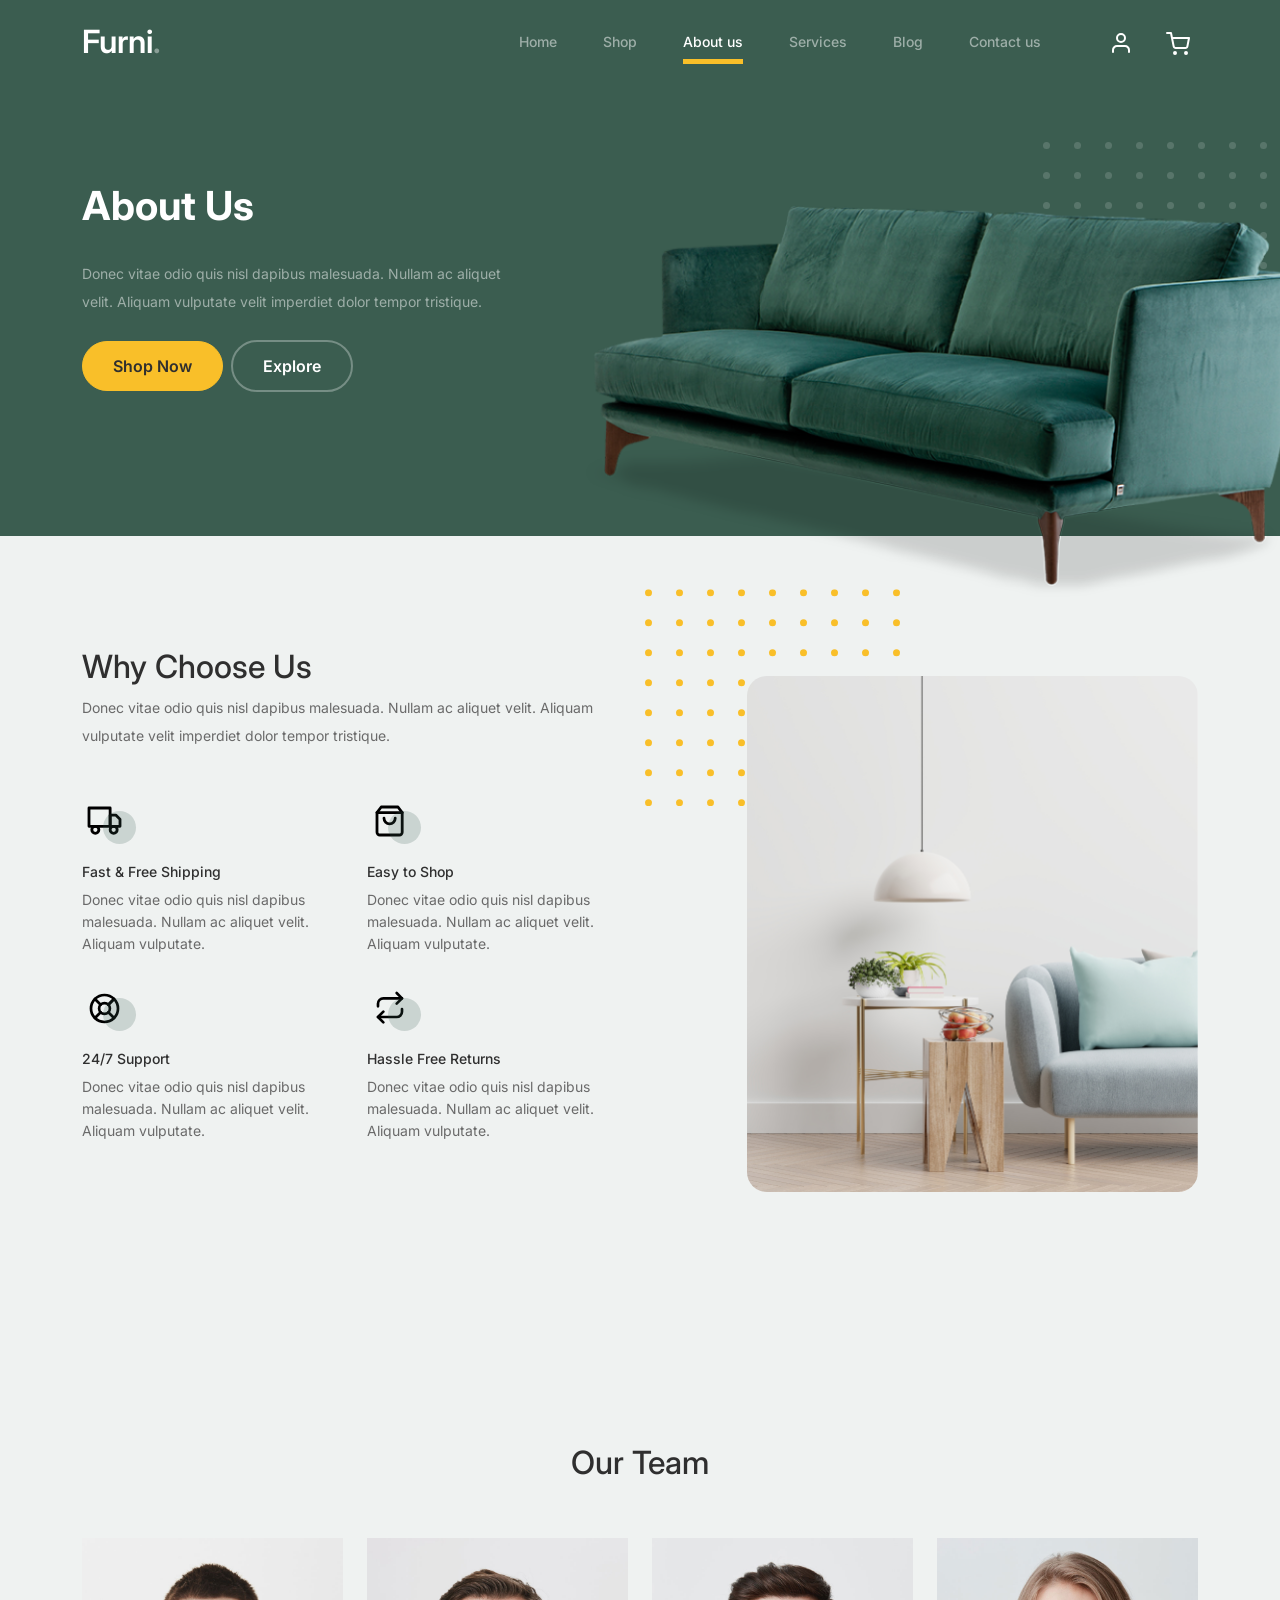
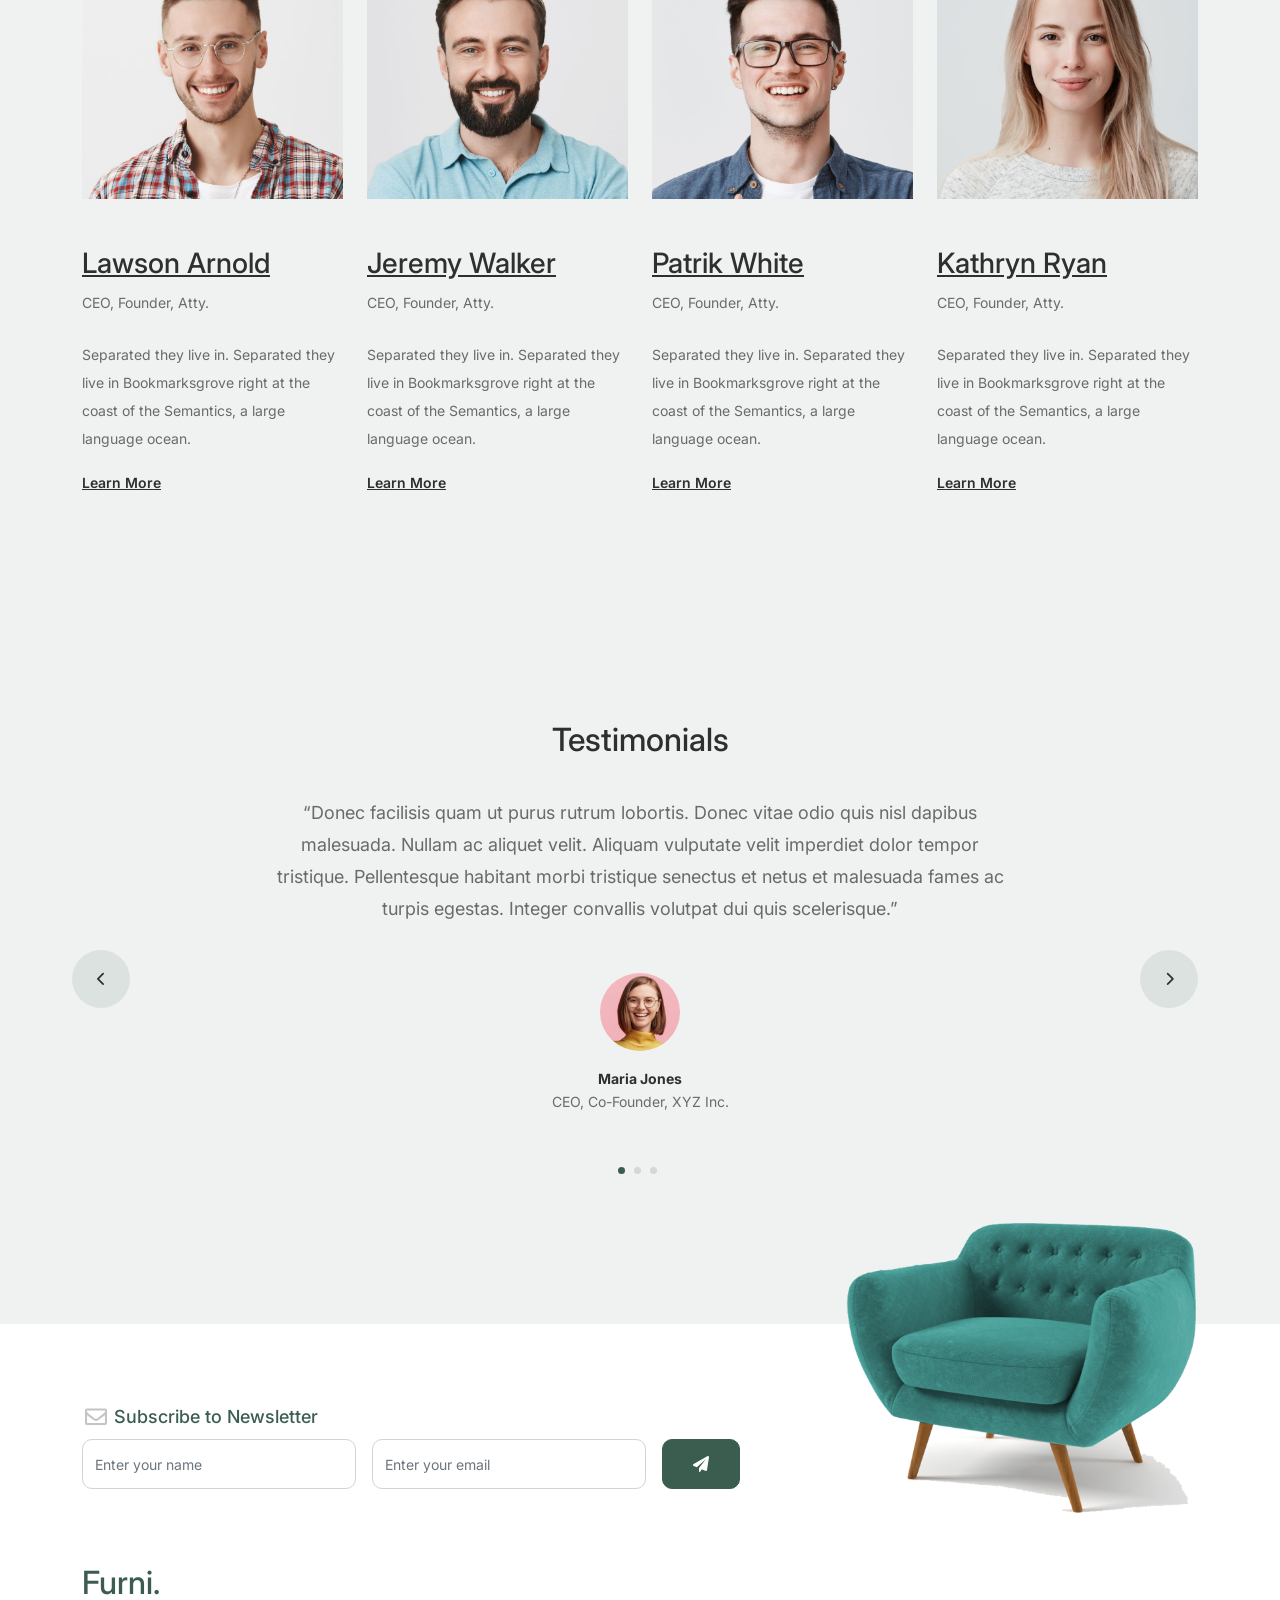
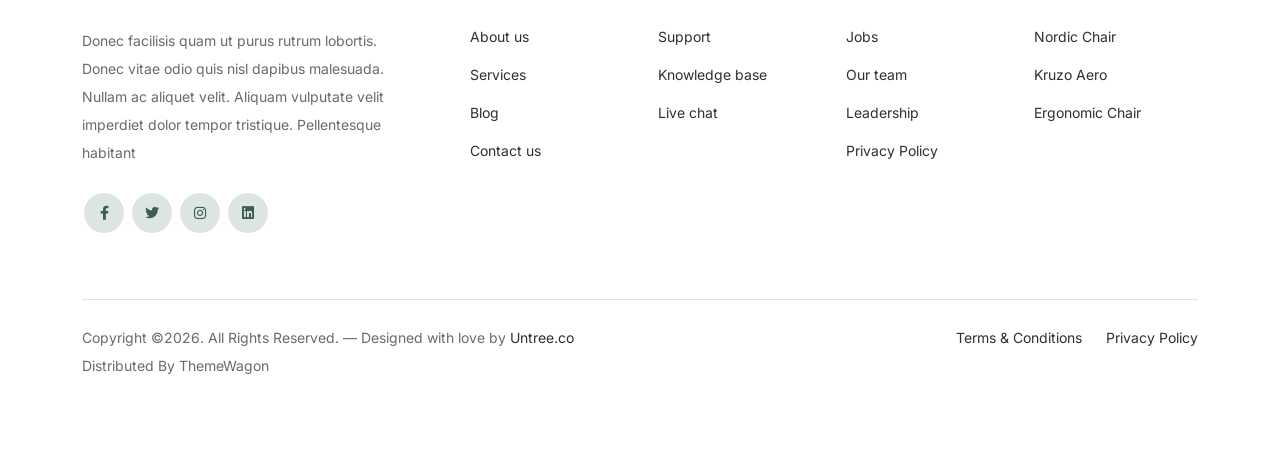
<file: BTLW/wwwroot/furni-1.0.0/about.html>
<!-- /*
* Bootstrap 5
* Template Name: Furni
* Template Author: Untree.co
* Template URI: https://untree.co/
* License: https://creativecommons.org/licenses/by/3.0/
*/ -->
<!doctype html>
<html lang="en">
<head>
  <meta charset="utf-8">
  <meta name="viewport" content="width=device-width, initial-scale=1, shrink-to-fit=no">
  <meta name="author" content="Untree.co">
  <link rel="shortcut icon" href="favicon.png">

  <meta name="description" content="" />
  <meta name="keywords" content="bootstrap, bootstrap4" />

		<!-- Bootstrap CSS -->
		<link href="css/bootstrap.min.css" rel="stylesheet">
		<link href="https://cdnjs.cloudflare.com/ajax/libs/font-awesome/6.0.0-beta3/css/all.min.css" rel="stylesheet">
		<link href="css/tiny-slider.css" rel="stylesheet">
		<link href="css/style.css" rel="stylesheet">
		<title>Furni Free Bootstrap 5 Template for Furniture and Interior Design Websites by Untree.co </title>
	</head>

	<body>

		<!-- Start Header/Navigation -->
		<nav class="custom-navbar navbar navbar navbar-expand-md navbar-dark bg-dark" arial-label="Furni navigation bar">

			<div class="container">
				<a class="navbar-brand" href="index.html">Furni<span>.</span></a>

				<button class="navbar-toggler" type="button" data-bs-toggle="collapse" data-bs-target="#navbarsFurni" aria-controls="navbarsFurni" aria-expanded="false" aria-label="Toggle navigation">
					<span class="navbar-toggler-icon"></span>
				</button>

				<div class="collapse navbar-collapse" id="navbarsFurni">
					<ul class="custom-navbar-nav navbar-nav ms-auto mb-2 mb-md-0">
						<li class="nav-item ">
							<a class="nav-link" href="index.html">Home</a>
						</li>
						<li><a class="nav-link" href="shop.html">Shop</a></li>
						<li class="active"><a class="nav-link" href="about.html">About us</a></li>
						<li><a class="nav-link" href="services.html">Services</a></li>
						<li><a class="nav-link" href="blog.html">Blog</a></li>
						<li><a class="nav-link" href="contact.html">Contact us</a></li>
					</ul>

					<ul class="custom-navbar-cta navbar-nav mb-2 mb-md-0 ms-5">
						<li><a class="nav-link" href="#"><img src="images/user.svg"></a></li>
						<li><a class="nav-link" href="cart.html"><img src="images/cart.svg"></a></li>
					</ul>
				</div>
			</div>
				
		</nav>
		<!-- End Header/Navigation -->

		<!-- Start Hero Section -->
			<div class="hero">
				<div class="container">
					<div class="row justify-content-between">
						<div class="col-lg-5">
							<div class="intro-excerpt">
								<h1>About Us</h1>
								<p class="mb-4">Donec vitae odio quis nisl dapibus malesuada. Nullam ac aliquet velit. Aliquam vulputate velit imperdiet dolor tempor tristique.</p>
								<p><a href="" class="btn btn-secondary me-2">Shop Now</a><a href="#" class="btn btn-white-outline">Explore</a></p>
							</div>
						</div>
						<div class="col-lg-7">
							<div class="hero-img-wrap">
								<img src="images/couch.png" class="img-fluid">
							</div>
						</div>
					</div>
				</div>
			</div>
		<!-- End Hero Section -->

		

		<!-- Start Why Choose Us Section -->
		<div class="why-choose-section">
			<div class="container">
				<div class="row justify-content-between align-items-center">
					<div class="col-lg-6">
						<h2 class="section-title">Why Choose Us</h2>
						<p>Donec vitae odio quis nisl dapibus malesuada. Nullam ac aliquet velit. Aliquam vulputate velit imperdiet dolor tempor tristique.</p>

						<div class="row my-5">
							<div class="col-6 col-md-6">
								<div class="feature">
									<div class="icon">
										<img src="images/truck.svg" alt="Image" class="imf-fluid">
									</div>
									<h3>Fast &amp; Free Shipping</h3>
									<p>Donec vitae odio quis nisl dapibus malesuada. Nullam ac aliquet velit. Aliquam vulputate.</p>
								</div>
							</div>

							<div class="col-6 col-md-6">
								<div class="feature">
									<div class="icon">
										<img src="images/bag.svg" alt="Image" class="imf-fluid">
									</div>
									<h3>Easy to Shop</h3>
									<p>Donec vitae odio quis nisl dapibus malesuada. Nullam ac aliquet velit. Aliquam vulputate.</p>
								</div>
							</div>

							<div class="col-6 col-md-6">
								<div class="feature">
									<div class="icon">
										<img src="images/support.svg" alt="Image" class="imf-fluid">
									</div>
									<h3>24/7 Support</h3>
									<p>Donec vitae odio quis nisl dapibus malesuada. Nullam ac aliquet velit. Aliquam vulputate.</p>
								</div>
							</div>

							<div class="col-6 col-md-6">
								<div class="feature">
									<div class="icon">
										<img src="images/return.svg" alt="Image" class="imf-fluid">
									</div>
									<h3>Hassle Free Returns</h3>
									<p>Donec vitae odio quis nisl dapibus malesuada. Nullam ac aliquet velit. Aliquam vulputate.</p>
								</div>
							</div>

						</div>
					</div>

					<div class="col-lg-5">
						<div class="img-wrap">
							<img src="images/why-choose-us-img.jpg" alt="Image" class="img-fluid">
						</div>
					</div>

				</div>
			</div>
		</div>
		<!-- End Why Choose Us Section -->

		<!-- Start Team Section -->
		<div class="untree_co-section">
			<div class="container">

				<div class="row mb-5">
					<div class="col-lg-5 mx-auto text-center">
						<h2 class="section-title">Our Team</h2>
					</div>
				</div>

				<div class="row">

					<!-- Start Column 1 -->
					<div class="col-12 col-md-6 col-lg-3 mb-5 mb-md-0">
						<img src="images/person_1.jpg" class="img-fluid mb-5">
						<h3 clas><a href="#"><span class="">Lawson</span> Arnold</a></h3>
            <span class="d-block position mb-4">CEO, Founder, Atty.</span>
            <p>Separated they live in.
            Separated they live in Bookmarksgrove right at the coast of the Semantics, a large language ocean.</p>
            <p class="mb-0"><a href="#" class="more dark">Learn More <span class="icon-arrow_forward"></span></a></p>
					</div> 
					<!-- End Column 1 -->

					<!-- Start Column 2 -->
					<div class="col-12 col-md-6 col-lg-3 mb-5 mb-md-0">
						<img src="images/person_2.jpg" class="img-fluid mb-5">

						<h3 clas><a href="#"><span class="">Jeremy</span> Walker</a></h3>
            <span class="d-block position mb-4">CEO, Founder, Atty.</span>
            <p>Separated they live in.
            Separated they live in Bookmarksgrove right at the coast of the Semantics, a large language ocean.</p>
            <p class="mb-0"><a href="#" class="more dark">Learn More <span class="icon-arrow_forward"></span></a></p>

					</div> 
					<!-- End Column 2 -->

					<!-- Start Column 3 -->
					<div class="col-12 col-md-6 col-lg-3 mb-5 mb-md-0">
						<img src="images/person_3.jpg" class="img-fluid mb-5">
						<h3 clas><a href="#"><span class="">Patrik</span> White</a></h3>
            <span class="d-block position mb-4">CEO, Founder, Atty.</span>
            <p>Separated they live in.
            Separated they live in Bookmarksgrove right at the coast of the Semantics, a large language ocean.</p>
            <p class="mb-0"><a href="#" class="more dark">Learn More <span class="icon-arrow_forward"></span></a></p>
					</div> 
					<!-- End Column 3 -->

					<!-- Start Column 4 -->
					<div class="col-12 col-md-6 col-lg-3 mb-5 mb-md-0">
						<img src="images/person_4.jpg" class="img-fluid mb-5">

						<h3 clas><a href="#"><span class="">Kathryn</span> Ryan</a></h3>
            <span class="d-block position mb-4">CEO, Founder, Atty.</span>
            <p>Separated they live in.
            Separated they live in Bookmarksgrove right at the coast of the Semantics, a large language ocean.</p>
            <p class="mb-0"><a href="#" class="more dark">Learn More <span class="icon-arrow_forward"></span></a></p>

          
					</div> 
					<!-- End Column 4 -->

					

				</div>
			</div>
		</div>
		<!-- End Team Section -->

		

		<!-- Start Testimonial Slider -->
		<div class="testimonial-section before-footer-section">
			<div class="container">
				<div class="row">
					<div class="col-lg-7 mx-auto text-center">
						<h2 class="section-title">Testimonials</h2>
					</div>
				</div>

				<div class="row justify-content-center">
					<div class="col-lg-12">
						<div class="testimonial-slider-wrap text-center">

							<div id="testimonial-nav">
								<span class="prev" data-controls="prev"><span class="fa fa-chevron-left"></span></span>
								<span class="next" data-controls="next"><span class="fa fa-chevron-right"></span></span>
							</div>

							<div class="testimonial-slider">
								
								<div class="item">
									<div class="row justify-content-center">
										<div class="col-lg-8 mx-auto">

											<div class="testimonial-block text-center">
												<blockquote class="mb-5">
													<p>&ldquo;Donec facilisis quam ut purus rutrum lobortis. Donec vitae odio quis nisl dapibus malesuada. Nullam ac aliquet velit. Aliquam vulputate velit imperdiet dolor tempor tristique. Pellentesque habitant morbi tristique senectus et netus et malesuada fames ac turpis egestas. Integer convallis volutpat dui quis scelerisque.&rdquo;</p>
												</blockquote>

												<div class="author-info">
													<div class="author-pic">
														<img src="images/person-1.png" alt="Maria Jones" class="img-fluid">
													</div>
													<h3 class="font-weight-bold">Maria Jones</h3>
													<span class="position d-block mb-3">CEO, Co-Founder, XYZ Inc.</span>
												</div>
											</div>

										</div>
									</div>
								</div> 
								<!-- END item -->

								<div class="item">
									<div class="row justify-content-center">
										<div class="col-lg-8 mx-auto">

											<div class="testimonial-block text-center">
												<blockquote class="mb-5">
													<p>&ldquo;Donec facilisis quam ut purus rutrum lobortis. Donec vitae odio quis nisl dapibus malesuada. Nullam ac aliquet velit. Aliquam vulputate velit imperdiet dolor tempor tristique. Pellentesque habitant morbi tristique senectus et netus et malesuada fames ac turpis egestas. Integer convallis volutpat dui quis scelerisque.&rdquo;</p>
												</blockquote>

												<div class="author-info">
													<div class="author-pic">
														<img src="images/person-1.png" alt="Maria Jones" class="img-fluid">
													</div>
													<h3 class="font-weight-bold">Maria Jones</h3>
													<span class="position d-block mb-3">CEO, Co-Founder, XYZ Inc.</span>
												</div>
											</div>

										</div>
									</div>
								</div> 
								<!-- END item -->

								<div class="item">
									<div class="row justify-content-center">
										<div class="col-lg-8 mx-auto">

											<div class="testimonial-block text-center">
												<blockquote class="mb-5">
													<p>&ldquo;Donec facilisis quam ut purus rutrum lobortis. Donec vitae odio quis nisl dapibus malesuada. Nullam ac aliquet velit. Aliquam vulputate velit imperdiet dolor tempor tristique. Pellentesque habitant morbi tristique senectus et netus et malesuada fames ac turpis egestas. Integer convallis volutpat dui quis scelerisque.&rdquo;</p>
												</blockquote>

												<div class="author-info">
													<div class="author-pic">
														<img src="images/person-1.png" alt="Maria Jones" class="img-fluid">
													</div>
													<h3 class="font-weight-bold">Maria Jones</h3>
													<span class="position d-block mb-3">CEO, Co-Founder, XYZ Inc.</span>
												</div>
											</div>

										</div>
									</div>
								</div> 
								<!-- END item -->

							</div>

						</div>
					</div>
				</div>
			</div>
		</div>
		<!-- End Testimonial Slider -->

		

		<!-- Start Footer Section -->
		<footer class="footer-section">
			<div class="container relative">

				<div class="sofa-img">
					<img src="images/sofa.png" alt="Image" class="img-fluid">
				</div>

				<div class="row">
					<div class="col-lg-8">
						<div class="subscription-form">
							<h3 class="d-flex align-items-center"><span class="me-1"><img src="images/envelope-outline.svg" alt="Image" class="img-fluid"></span><span>Subscribe to Newsletter</span></h3>

							<form action="#" class="row g-3">
								<div class="col-auto">
									<input type="text" class="form-control" placeholder="Enter your name">
								</div>
								<div class="col-auto">
									<input type="email" class="form-control" placeholder="Enter your email">
								</div>
								<div class="col-auto">
									<button class="btn btn-primary">
										<span class="fa fa-paper-plane"></span>
									</button>
								</div>
							</form>

						</div>
					</div>
				</div>

				<div class="row g-5 mb-5">
					<div class="col-lg-4">
						<div class="mb-4 footer-logo-wrap"><a href="#" class="footer-logo">Furni<span>.</span></a></div>
						<p class="mb-4">Donec facilisis quam ut purus rutrum lobortis. Donec vitae odio quis nisl dapibus malesuada. Nullam ac aliquet velit. Aliquam vulputate velit imperdiet dolor tempor tristique. Pellentesque habitant</p>

						<ul class="list-unstyled custom-social">
							<li><a href="#"><span class="fa fa-brands fa-facebook-f"></span></a></li>
							<li><a href="#"><span class="fa fa-brands fa-twitter"></span></a></li>
							<li><a href="#"><span class="fa fa-brands fa-instagram"></span></a></li>
							<li><a href="#"><span class="fa fa-brands fa-linkedin"></span></a></li>
						</ul>
					</div>

					<div class="col-lg-8">
						<div class="row links-wrap">
							<div class="col-6 col-sm-6 col-md-3">
								<ul class="list-unstyled">
									<li><a href="#">About us</a></li>
									<li><a href="#">Services</a></li>
									<li><a href="#">Blog</a></li>
									<li><a href="#">Contact us</a></li>
								</ul>
							</div>

							<div class="col-6 col-sm-6 col-md-3">
								<ul class="list-unstyled">
									<li><a href="#">Support</a></li>
									<li><a href="#">Knowledge base</a></li>
									<li><a href="#">Live chat</a></li>
								</ul>
							</div>

							<div class="col-6 col-sm-6 col-md-3">
								<ul class="list-unstyled">
									<li><a href="#">Jobs</a></li>
									<li><a href="#">Our team</a></li>
									<li><a href="#">Leadership</a></li>
									<li><a href="#">Privacy Policy</a></li>
								</ul>
							</div>

							<div class="col-6 col-sm-6 col-md-3">
								<ul class="list-unstyled">
									<li><a href="#">Nordic Chair</a></li>
									<li><a href="#">Kruzo Aero</a></li>
									<li><a href="#">Ergonomic Chair</a></li>
								</ul>
							</div>
						</div>
					</div>

				</div>

				<div class="border-top copyright">
					<div class="row pt-4">
						<div class="col-lg-6">
							<p class="mb-2 text-center text-lg-start">Copyright &copy;<script>document.write(new Date().getFullYear());</script>. All Rights Reserved. &mdash; Designed with love by <a href="https://untree.co">Untree.co</a> Distributed By <a hreff="https://themewagon.com">ThemeWagon</a>  <!-- License information: https://untree.co/license/ -->
            </p>
						</div>

						<div class="col-lg-6 text-center text-lg-end">
							<ul class="list-unstyled d-inline-flex ms-auto">
								<li class="me-4"><a href="#">Terms &amp; Conditions</a></li>
								<li><a href="#">Privacy Policy</a></li>
							</ul>
						</div>

					</div>
				</div>

			</div>
		</footer>
		<!-- End Footer Section -->	


		<script src="js/bootstrap.bundle.min.js"></script>
		<script src="js/tiny-slider.js"></script>
		<script src="js/custom.js"></script>
	</body>

</html>
</file>
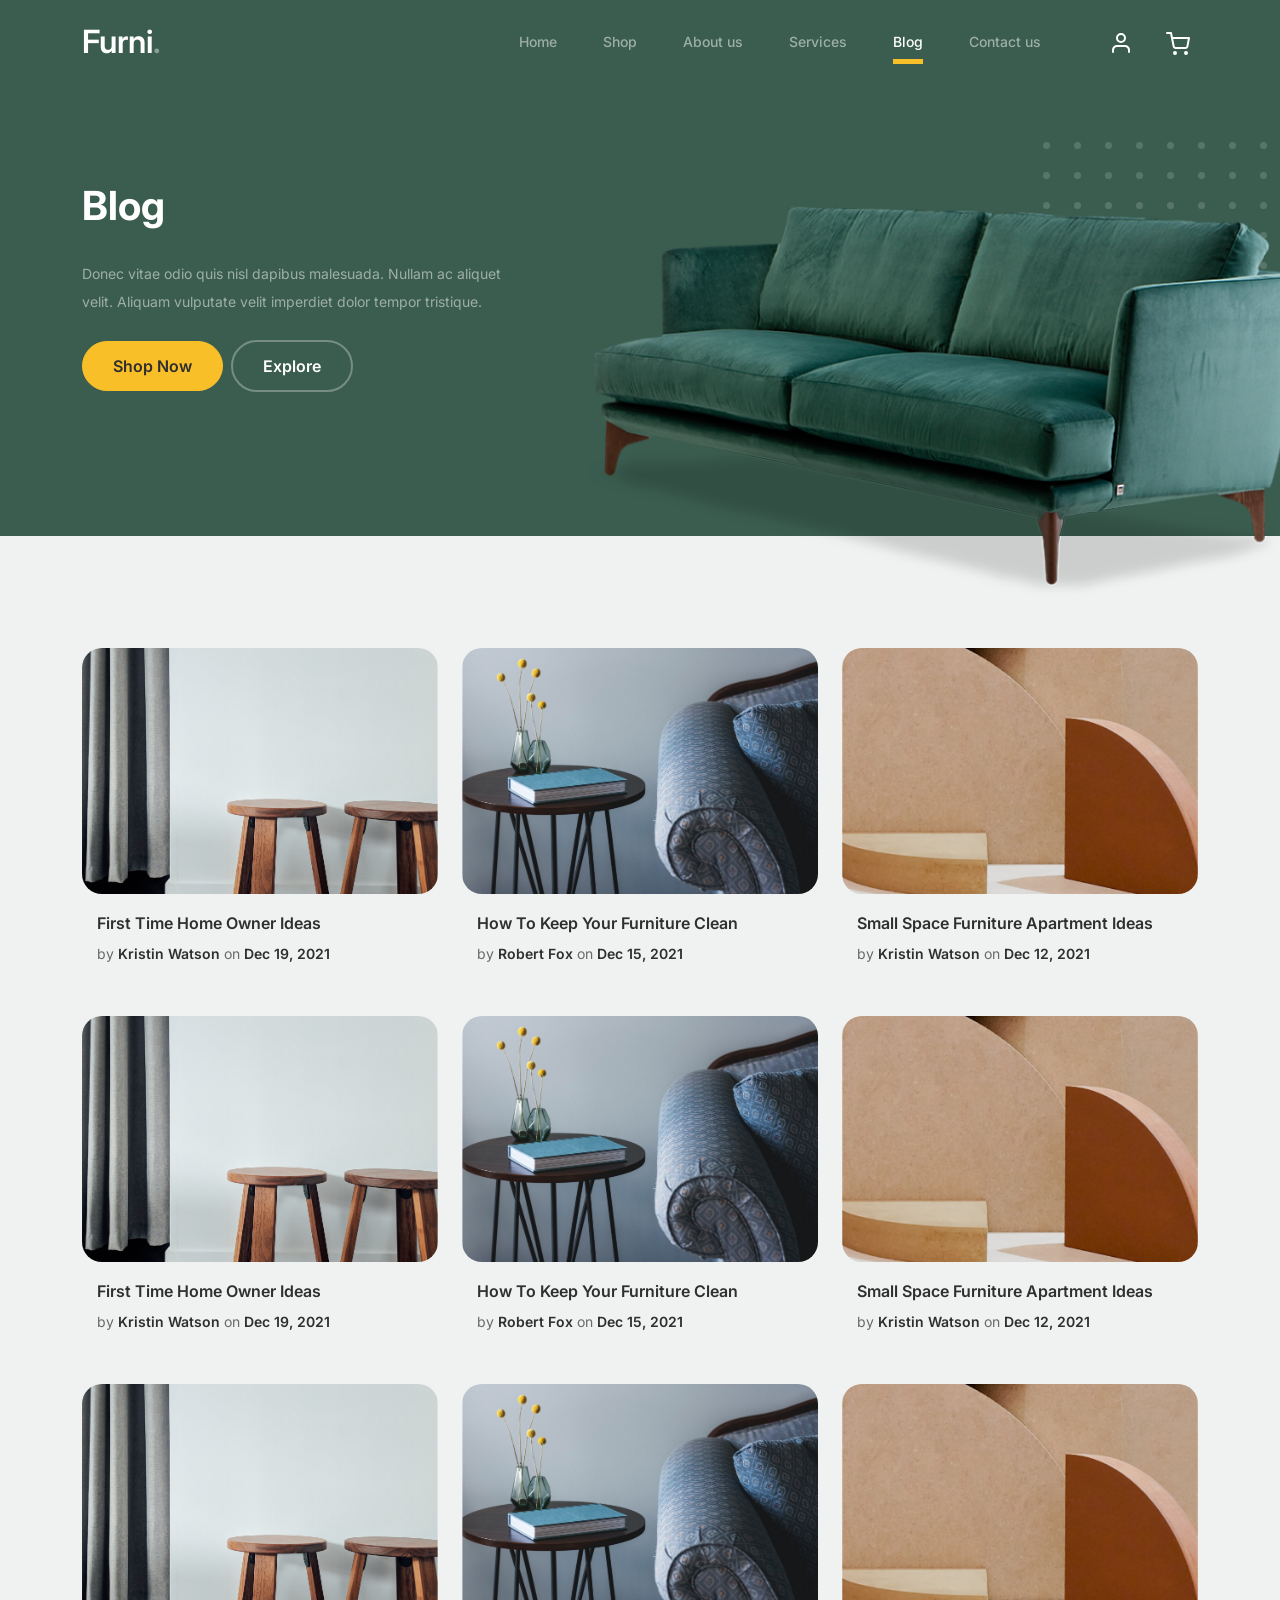
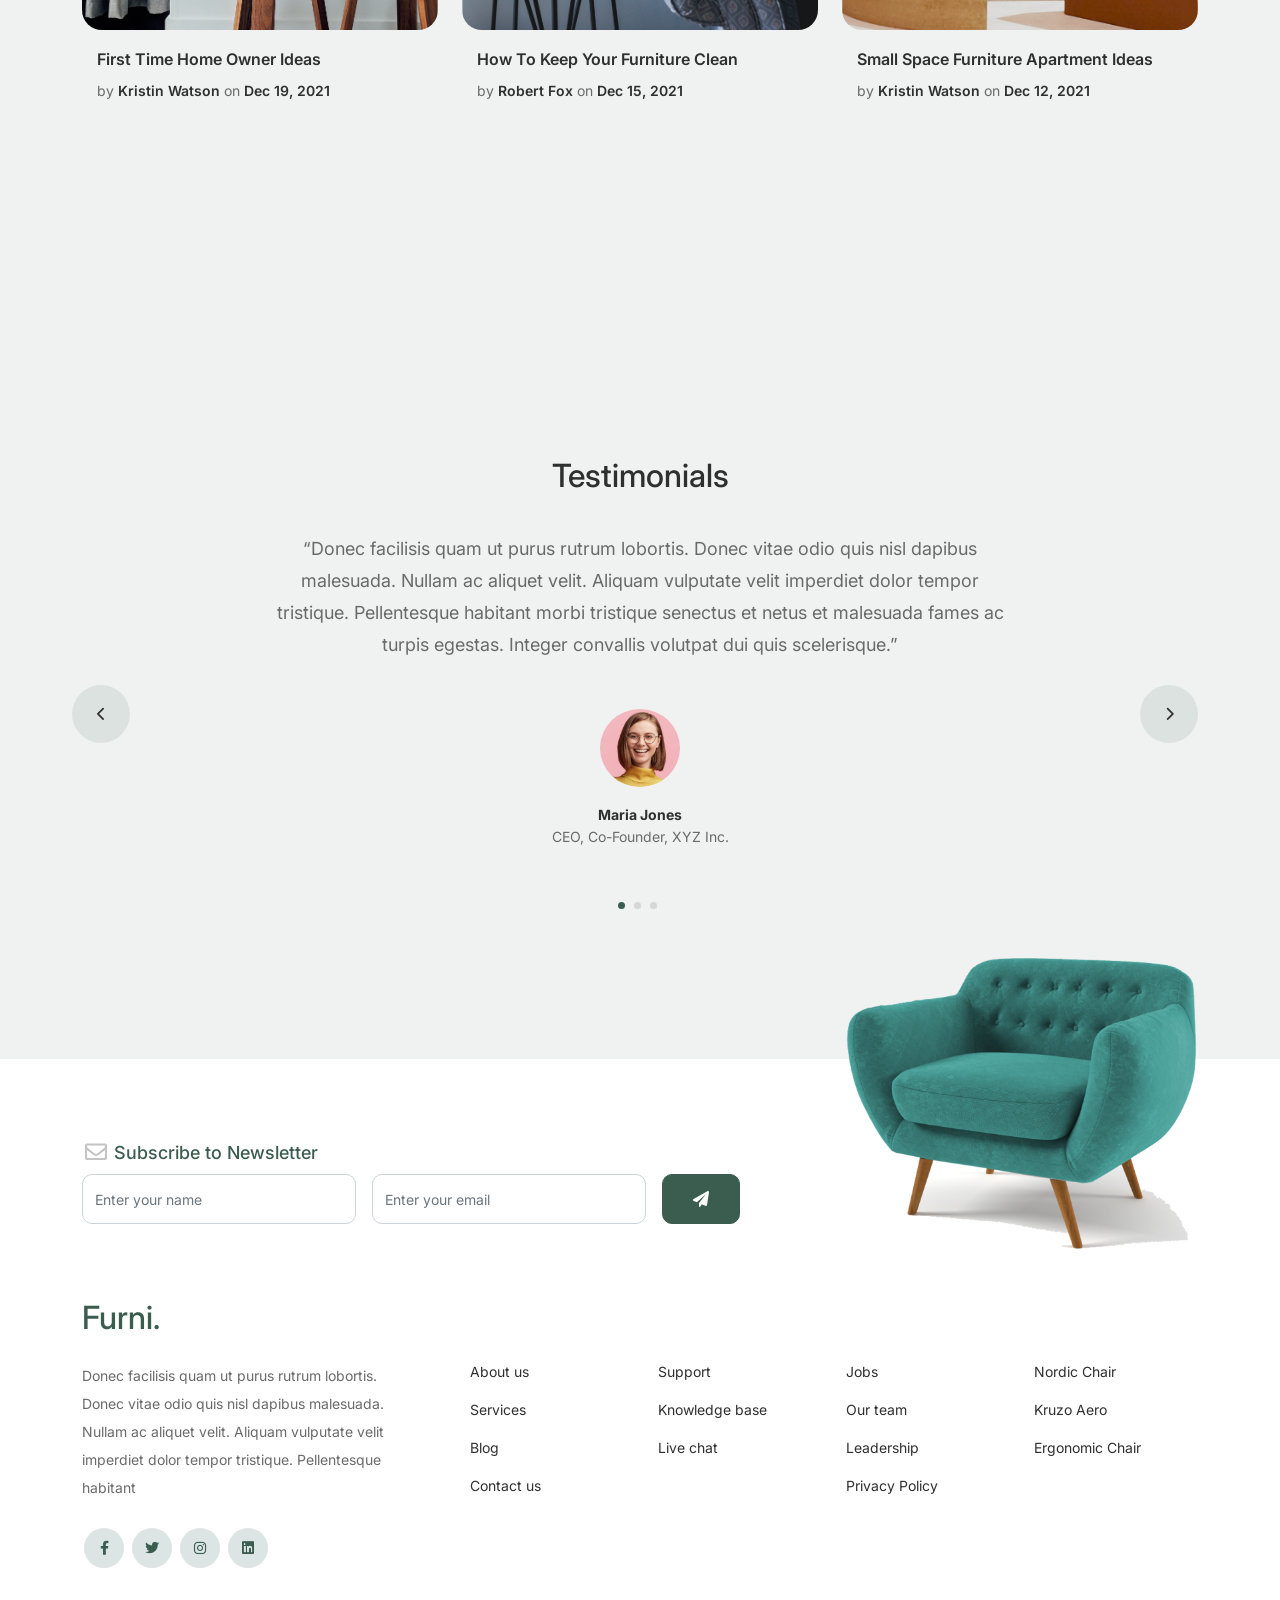
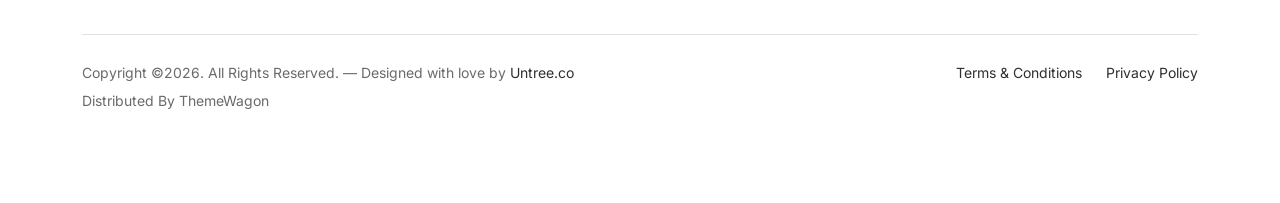
<file: BTLW/wwwroot/furni-1.0.0/blog.html>
<!-- /*
* Bootstrap 5
* Template Name: Furni
* Template Author: Untree.co
* Template URI: https://untree.co/
* License: https://creativecommons.org/licenses/by/3.0/
*/ -->
<!doctype html>
<html lang="en">
<head>
  <meta charset="utf-8">
  <meta name="viewport" content="width=device-width, initial-scale=1, shrink-to-fit=no">
  <meta name="author" content="Untree.co">
  <link rel="shortcut icon" href="favicon.png">

  <meta name="description" content="" />
  <meta name="keywords" content="bootstrap, bootstrap4" />

		<!-- Bootstrap CSS -->
		<link href="css/bootstrap.min.css" rel="stylesheet">
		<link href="https://cdnjs.cloudflare.com/ajax/libs/font-awesome/6.0.0-beta3/css/all.min.css" rel="stylesheet">
		<link href="css/tiny-slider.css" rel="stylesheet">
		<link href="css/style.css" rel="stylesheet">
		<title>Furni Free Bootstrap 5 Template for Furniture and Interior Design Websites by Untree.co </title>
	</head>

	<body>

		<!-- Start Header/Navigation -->
		<nav class="custom-navbar navbar navbar navbar-expand-md navbar-dark bg-dark" arial-label="Furni navigation bar">

			<div class="container">
				<a class="navbar-brand" href="index.html">Furni<span>.</span></a>

				<button class="navbar-toggler" type="button" data-bs-toggle="collapse" data-bs-target="#navbarsFurni" aria-controls="navbarsFurni" aria-expanded="false" aria-label="Toggle navigation">
					<span class="navbar-toggler-icon"></span>
				</button>

				<div class="collapse navbar-collapse" id="navbarsFurni">
					<ul class="custom-navbar-nav navbar-nav ms-auto mb-2 mb-md-0">
						<li class="nav-item">
							<a class="nav-link" href="index.html">Home</a>
						</li>
						<li><a class="nav-link" href="shop.html">Shop</a></li>
						<li><a class="nav-link" href="about.html">About us</a></li>
						<li><a class="nav-link" href="services.html">Services</a></li>
						<li class="active"><a class="nav-link" href="blog.html">Blog</a></li>
						<li><a class="nav-link" href="contact.html">Contact us</a></li>
					</ul>

					<ul class="custom-navbar-cta navbar-nav mb-2 mb-md-0 ms-5">
						<li><a class="nav-link" href="#"><img src="images/user.svg"></a></li>
						<li><a class="nav-link" href="cart.html"><img src="images/cart.svg"></a></li>
					</ul>
				</div>
			</div>
				
		</nav>
		<!-- End Header/Navigation -->

		<!-- Start Hero Section -->
			<div class="hero">
				<div class="container">
					<div class="row justify-content-between">
						<div class="col-lg-5">
							<div class="intro-excerpt">
								<h1>Blog</h1>
								<p class="mb-4">Donec vitae odio quis nisl dapibus malesuada. Nullam ac aliquet velit. Aliquam vulputate velit imperdiet dolor tempor tristique.</p>
								<p><a href="" class="btn btn-secondary me-2">Shop Now</a><a href="#" class="btn btn-white-outline">Explore</a></p>
							</div>
						</div>
						<div class="col-lg-7">
							<div class="hero-img-wrap">
								<img src="images/couch.png" class="img-fluid">
							</div>
						</div>
					</div>
				</div>
			</div>
		<!-- End Hero Section -->

		

		<!-- Start Blog Section -->
		<div class="blog-section">
			<div class="container">
				
				<div class="row">

					<div class="col-12 col-sm-6 col-md-4 mb-5">
						<div class="post-entry">
							<a href="#" class="post-thumbnail"><img src="images/post-1.jpg" alt="Image" class="img-fluid"></a>
							<div class="post-content-entry">
								<h3><a href="#">First Time Home Owner Ideas</a></h3>
								<div class="meta">
									<span>by <a href="#">Kristin Watson</a></span> <span>on <a href="#">Dec 19, 2021</a></span>
								</div>
							</div>
						</div>
					</div>

					<div class="col-12 col-sm-6 col-md-4 mb-5">
						<div class="post-entry">
							<a href="#" class="post-thumbnail"><img src="images/post-2.jpg" alt="Image" class="img-fluid"></a>
							<div class="post-content-entry">
								<h3><a href="#">How To Keep Your Furniture Clean</a></h3>
								<div class="meta">
									<span>by <a href="#">Robert Fox</a></span> <span>on <a href="#">Dec 15, 2021</a></span>
								</div>
							</div>
						</div>
					</div>

					<div class="col-12 col-sm-6 col-md-4 mb-5">
						<div class="post-entry">
							<a href="#" class="post-thumbnail"><img src="images/post-3.jpg" alt="Image" class="img-fluid"></a>
							<div class="post-content-entry">
								<h3><a href="#">Small Space Furniture Apartment Ideas</a></h3>
								<div class="meta">
									<span>by <a href="#">Kristin Watson</a></span> <span>on <a href="#">Dec 12, 2021</a></span>
								</div>
							</div>
						</div>
					</div>

					<div class="col-12 col-sm-6 col-md-4 mb-5">
						<div class="post-entry">
							<a href="#" class="post-thumbnail"><img src="images/post-1.jpg" alt="Image" class="img-fluid"></a>
							<div class="post-content-entry">
								<h3><a href="#">First Time Home Owner Ideas</a></h3>
								<div class="meta">
									<span>by <a href="#">Kristin Watson</a></span> <span>on <a href="#">Dec 19, 2021</a></span>
								</div>
							</div>
						</div>
					</div>

					<div class="col-12 col-sm-6 col-md-4 mb-5">
						<div class="post-entry">
							<a href="#" class="post-thumbnail"><img src="images/post-2.jpg" alt="Image" class="img-fluid"></a>
							<div class="post-content-entry">
								<h3><a href="#">How To Keep Your Furniture Clean</a></h3>
								<div class="meta">
									<span>by <a href="#">Robert Fox</a></span> <span>on <a href="#">Dec 15, 2021</a></span>
								</div>
							</div>
						</div>
					</div>

					<div class="col-12 col-sm-6 col-md-4 mb-5">
						<div class="post-entry">
							<a href="#" class="post-thumbnail"><img src="images/post-3.jpg" alt="Image" class="img-fluid"></a>
							<div class="post-content-entry">
								<h3><a href="#">Small Space Furniture Apartment Ideas</a></h3>
								<div class="meta">
									<span>by <a href="#">Kristin Watson</a></span> <span>on <a href="#">Dec 12, 2021</a></span>
								</div>
							</div>
						</div>
					</div>

					<div class="col-12 col-sm-6 col-md-4 mb-5">
						<div class="post-entry">
							<a href="#" class="post-thumbnail"><img src="images/post-1.jpg" alt="Image" class="img-fluid"></a>
							<div class="post-content-entry">
								<h3><a href="#">First Time Home Owner Ideas</a></h3>
								<div class="meta">
									<span>by <a href="#">Kristin Watson</a></span> <span>on <a href="#">Dec 19, 2021</a></span>
								</div>
							</div>
						</div>
					</div>

					<div class="col-12 col-sm-6 col-md-4 mb-5">
						<div class="post-entry">
							<a href="#" class="post-thumbnail"><img src="images/post-2.jpg" alt="Image" class="img-fluid"></a>
							<div class="post-content-entry">
								<h3><a href="#">How To Keep Your Furniture Clean</a></h3>
								<div class="meta">
									<span>by <a href="#">Robert Fox</a></span> <span>on <a href="#">Dec 15, 2021</a></span>
								</div>
							</div>
						</div>
					</div>

					<div class="col-12 col-sm-6 col-md-4 mb-5">
						<div class="post-entry">
							<a href="#" class="post-thumbnail"><img src="images/post-3.jpg" alt="Image" class="img-fluid"></a>
							<div class="post-content-entry">
								<h3><a href="#">Small Space Furniture Apartment Ideas</a></h3>
								<div class="meta">
									<span>by <a href="#">Kristin Watson</a></span> <span>on <a href="#">Dec 12, 2021</a></span>
								</div>
							</div>
						</div>
					</div>

				</div>
			</div>
		</div>
		<!-- End Blog Section -->	

		

		<!-- Start Testimonial Slider -->
		<div class="testimonial-section before-footer-section">
			<div class="container">
				<div class="row">
					<div class="col-lg-7 mx-auto text-center">
						<h2 class="section-title">Testimonials</h2>
					</div>
				</div>

				<div class="row justify-content-center">
					<div class="col-lg-12">
						<div class="testimonial-slider-wrap text-center">

							<div id="testimonial-nav">
								<span class="prev" data-controls="prev"><span class="fa fa-chevron-left"></span></span>
								<span class="next" data-controls="next"><span class="fa fa-chevron-right"></span></span>
							</div>

							<div class="testimonial-slider">
								
								<div class="item">
									<div class="row justify-content-center">
										<div class="col-lg-8 mx-auto">

											<div class="testimonial-block text-center">
												<blockquote class="mb-5">
													<p>&ldquo;Donec facilisis quam ut purus rutrum lobortis. Donec vitae odio quis nisl dapibus malesuada. Nullam ac aliquet velit. Aliquam vulputate velit imperdiet dolor tempor tristique. Pellentesque habitant morbi tristique senectus et netus et malesuada fames ac turpis egestas. Integer convallis volutpat dui quis scelerisque.&rdquo;</p>
												</blockquote>

												<div class="author-info">
													<div class="author-pic">
														<img src="images/person-1.png" alt="Maria Jones" class="img-fluid">
													</div>
													<h3 class="font-weight-bold">Maria Jones</h3>
													<span class="position d-block mb-3">CEO, Co-Founder, XYZ Inc.</span>
												</div>
											</div>

										</div>
									</div>
								</div> 
								<!-- END item -->

								<div class="item">
									<div class="row justify-content-center">
										<div class="col-lg-8 mx-auto">

											<div class="testimonial-block text-center">
												<blockquote class="mb-5">
													<p>&ldquo;Donec facilisis quam ut purus rutrum lobortis. Donec vitae odio quis nisl dapibus malesuada. Nullam ac aliquet velit. Aliquam vulputate velit imperdiet dolor tempor tristique. Pellentesque habitant morbi tristique senectus et netus et malesuada fames ac turpis egestas. Integer convallis volutpat dui quis scelerisque.&rdquo;</p>
												</blockquote>

												<div class="author-info">
													<div class="author-pic">
														<img src="images/person-1.png" alt="Maria Jones" class="img-fluid">
													</div>
													<h3 class="font-weight-bold">Maria Jones</h3>
													<span class="position d-block mb-3">CEO, Co-Founder, XYZ Inc.</span>
												</div>
											</div>

										</div>
									</div>
								</div> 
								<!-- END item -->

								<div class="item">
									<div class="row justify-content-center">
										<div class="col-lg-8 mx-auto">

											<div class="testimonial-block text-center">
												<blockquote class="mb-5">
													<p>&ldquo;Donec facilisis quam ut purus rutrum lobortis. Donec vitae odio quis nisl dapibus malesuada. Nullam ac aliquet velit. Aliquam vulputate velit imperdiet dolor tempor tristique. Pellentesque habitant morbi tristique senectus et netus et malesuada fames ac turpis egestas. Integer convallis volutpat dui quis scelerisque.&rdquo;</p>
												</blockquote>

												<div class="author-info">
													<div class="author-pic">
														<img src="images/person-1.png" alt="Maria Jones" class="img-fluid">
													</div>
													<h3 class="font-weight-bold">Maria Jones</h3>
													<span class="position d-block mb-3">CEO, Co-Founder, XYZ Inc.</span>
												</div>
											</div>

										</div>
									</div>
								</div> 
								<!-- END item -->

							</div>

						</div>
					</div>
				</div>
			</div>
		</div>
		<!-- End Testimonial Slider -->

		

		<!-- Start Footer Section -->
		<footer class="footer-section">
			<div class="container relative">

				<div class="sofa-img">
					<img src="images/sofa.png" alt="Image" class="img-fluid">
				</div>

				<div class="row">
					<div class="col-lg-8">
						<div class="subscription-form">
							<h3 class="d-flex align-items-center"><span class="me-1"><img src="images/envelope-outline.svg" alt="Image" class="img-fluid"></span><span>Subscribe to Newsletter</span></h3>

							<form action="#" class="row g-3">
								<div class="col-auto">
									<input type="text" class="form-control" placeholder="Enter your name">
								</div>
								<div class="col-auto">
									<input type="email" class="form-control" placeholder="Enter your email">
								</div>
								<div class="col-auto">
									<button class="btn btn-primary">
										<span class="fa fa-paper-plane"></span>
									</button>
								</div>
							</form>

						</div>
					</div>
				</div>

				<div class="row g-5 mb-5">
					<div class="col-lg-4">
						<div class="mb-4 footer-logo-wrap"><a href="#" class="footer-logo">Furni<span>.</span></a></div>
						<p class="mb-4">Donec facilisis quam ut purus rutrum lobortis. Donec vitae odio quis nisl dapibus malesuada. Nullam ac aliquet velit. Aliquam vulputate velit imperdiet dolor tempor tristique. Pellentesque habitant</p>

						<ul class="list-unstyled custom-social">
							<li><a href="#"><span class="fa fa-brands fa-facebook-f"></span></a></li>
							<li><a href="#"><span class="fa fa-brands fa-twitter"></span></a></li>
							<li><a href="#"><span class="fa fa-brands fa-instagram"></span></a></li>
							<li><a href="#"><span class="fa fa-brands fa-linkedin"></span></a></li>
						</ul>
					</div>

					<div class="col-lg-8">
						<div class="row links-wrap">
							<div class="col-6 col-sm-6 col-md-3">
								<ul class="list-unstyled">
									<li><a href="#">About us</a></li>
									<li><a href="#">Services</a></li>
									<li><a href="#">Blog</a></li>
									<li><a href="#">Contact us</a></li>
								</ul>
							</div>

							<div class="col-6 col-sm-6 col-md-3">
								<ul class="list-unstyled">
									<li><a href="#">Support</a></li>
									<li><a href="#">Knowledge base</a></li>
									<li><a href="#">Live chat</a></li>
								</ul>
							</div>

							<div class="col-6 col-sm-6 col-md-3">
								<ul class="list-unstyled">
									<li><a href="#">Jobs</a></li>
									<li><a href="#">Our team</a></li>
									<li><a href="#">Leadership</a></li>
									<li><a href="#">Privacy Policy</a></li>
								</ul>
							</div>

							<div class="col-6 col-sm-6 col-md-3">
								<ul class="list-unstyled">
									<li><a href="#">Nordic Chair</a></li>
									<li><a href="#">Kruzo Aero</a></li>
									<li><a href="#">Ergonomic Chair</a></li>
								</ul>
							</div>
						</div>
					</div>

				</div>

				<div class="border-top copyright">
					<div class="row pt-4">
						<div class="col-lg-6">
							<p class="mb-2 text-center text-lg-start">Copyright &copy;<script>document.write(new Date().getFullYear());</script>. All Rights Reserved. &mdash; Designed with love by <a href="https://untree.co">Untree.co</a> Distributed By <a hreff="https://themewagon.com">ThemeWagon</a>  <!-- License information: https://untree.co/license/ -->
            </p>
						</div>

						<div class="col-lg-6 text-center text-lg-end">
							<ul class="list-unstyled d-inline-flex ms-auto">
								<li class="me-4"><a href="#">Terms &amp; Conditions</a></li>
								<li><a href="#">Privacy Policy</a></li>
							</ul>
						</div>

					</div>
				</div>

			</div>
		</footer>
		<!-- End Footer Section -->	


		<script src="js/bootstrap.bundle.min.js"></script>
		<script src="js/tiny-slider.js"></script>
		<script src="js/custom.js"></script>
	</body>

</html>
</file>
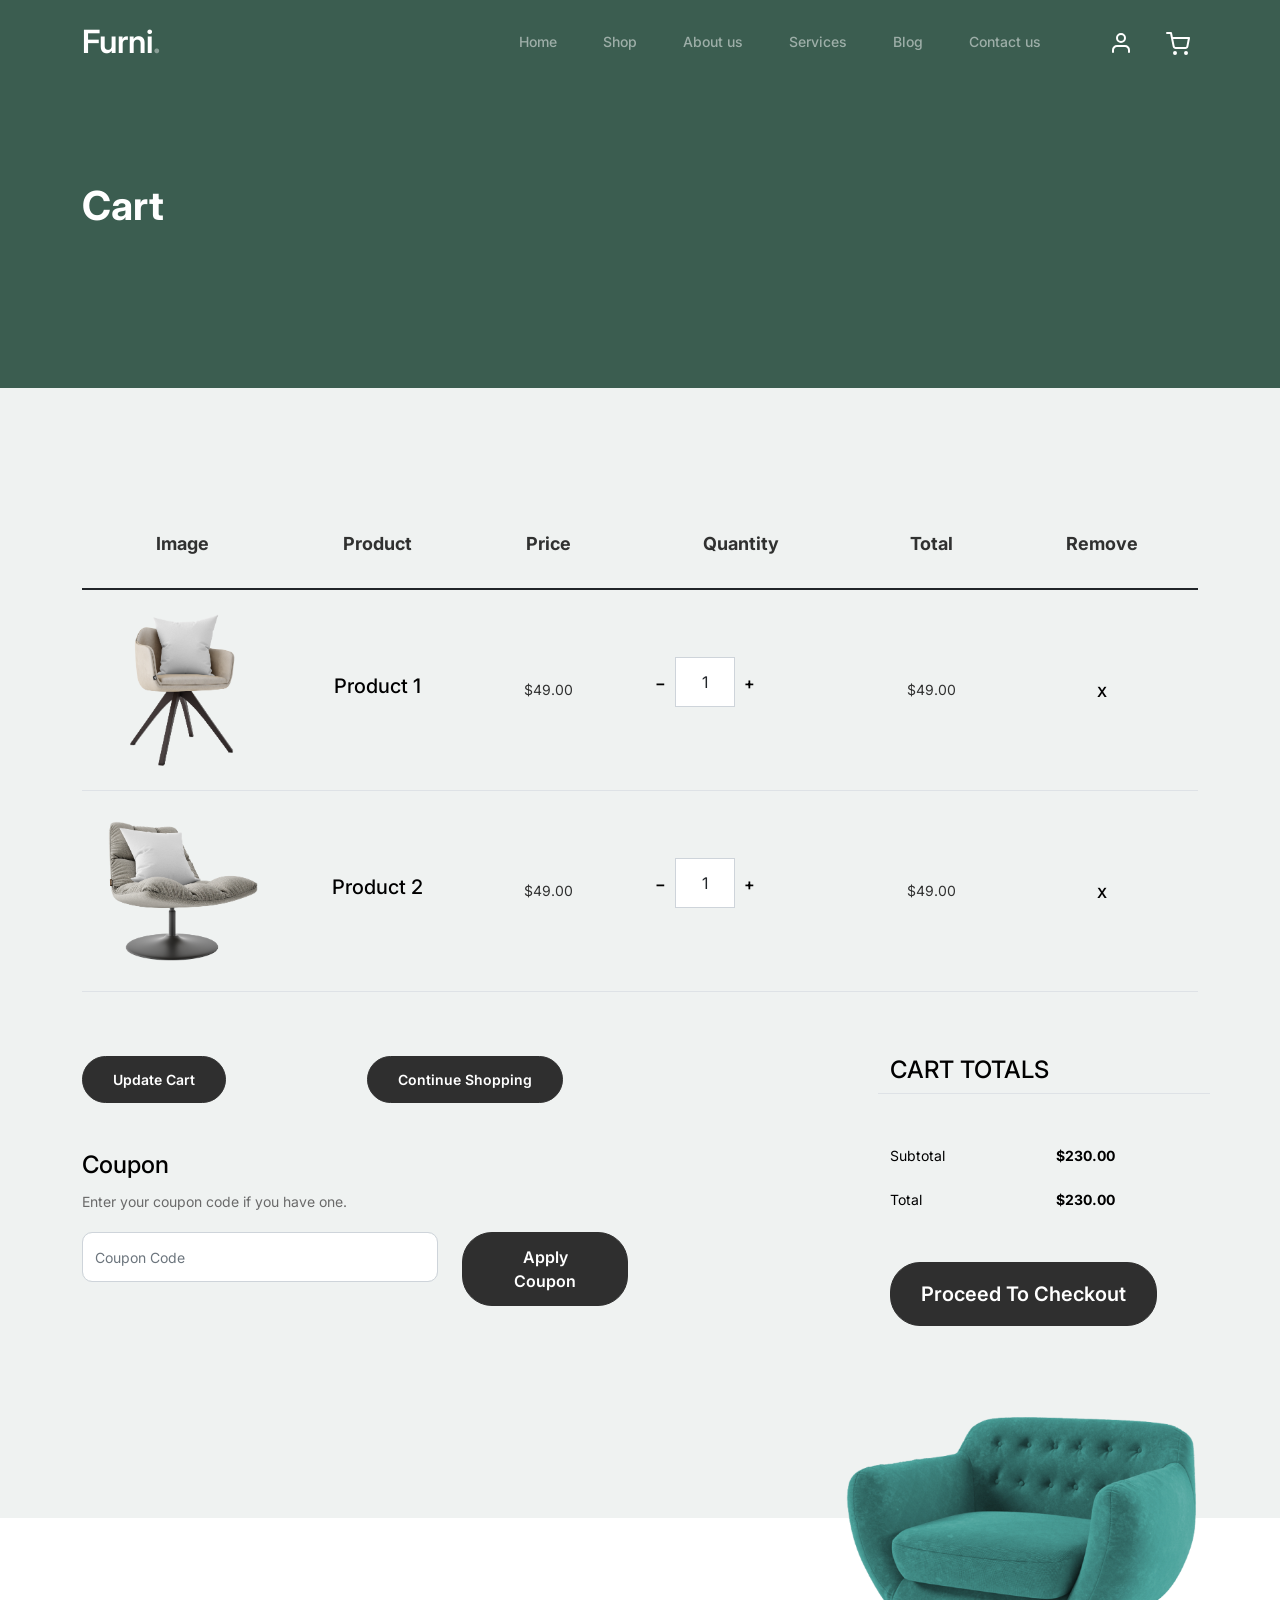
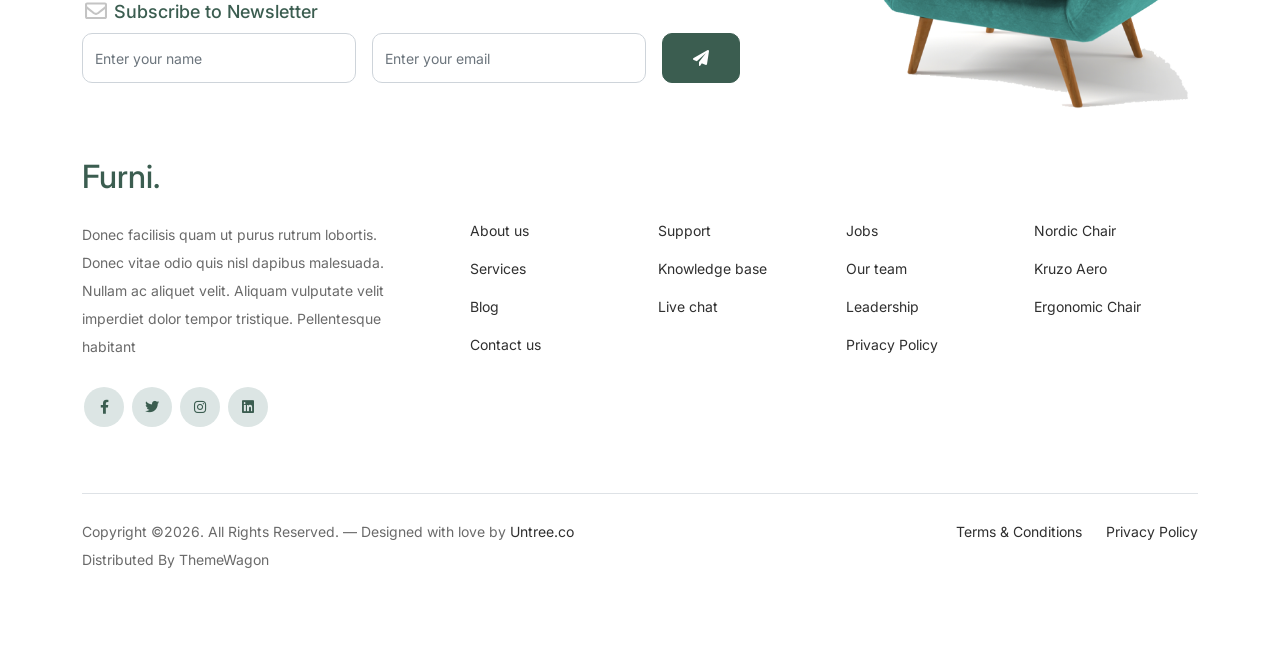
<file: BTLW/wwwroot/furni-1.0.0/cart.html>
<!-- /*
* Bootstrap 5
* Template Name: Furni
* Template Author: Untree.co
* Template URI: https://untree.co/
* License: https://creativecommons.org/licenses/by/3.0/
*/ -->
<!doctype html>
<html lang="en">
<head>
  <meta charset="utf-8">
  <meta name="viewport" content="width=device-width, initial-scale=1, shrink-to-fit=no">
  <meta name="author" content="Untree.co">
  <link rel="shortcut icon" href="favicon.png">

  <meta name="description" content="" />
  <meta name="keywords" content="bootstrap, bootstrap4" />

		<!-- Bootstrap CSS -->
		<link href="css/bootstrap.min.css" rel="stylesheet">
		<link href="https://cdnjs.cloudflare.com/ajax/libs/font-awesome/6.0.0-beta3/css/all.min.css" rel="stylesheet">
		<link href="css/tiny-slider.css" rel="stylesheet">
		<link href="css/style.css" rel="stylesheet">
		<title>Furni Free Bootstrap 5 Template for Furniture and Interior Design Websites by Untree.co </title>
	</head>

	<body>

		<!-- Start Header/Navigation -->
		<nav class="custom-navbar navbar navbar navbar-expand-md navbar-dark bg-dark" arial-label="Furni navigation bar">

			<div class="container">
				<a class="navbar-brand" href="index.html">Furni<span>.</span></a>

				<button class="navbar-toggler" type="button" data-bs-toggle="collapse" data-bs-target="#navbarsFurni" aria-controls="navbarsFurni" aria-expanded="false" aria-label="Toggle navigation">
					<span class="navbar-toggler-icon"></span>
				</button>

				<div class="collapse navbar-collapse" id="navbarsFurni">
					<ul class="custom-navbar-nav navbar-nav ms-auto mb-2 mb-md-0">
						<li class="nav-item ">
							<a class="nav-link" href="index.html">Home</a>
						</li>
						<li><a class="nav-link" href="shop.html">Shop</a></li>
						<li><a class="nav-link" href="about.html">About us</a></li>
						<li><a class="nav-link" href="services.html">Services</a></li>
						<li><a class="nav-link" href="blog.html">Blog</a></li>
						<li><a class="nav-link" href="contact.html">Contact us</a></li>
					</ul>

					<ul class="custom-navbar-cta navbar-nav mb-2 mb-md-0 ms-5">
						<li><a class="nav-link" href="#"><img src="images/user.svg"></a></li>
						<li><a class="nav-link" href="cart.html"><img src="images/cart.svg"></a></li>
					</ul>
				</div>
			</div>
				
		</nav>
		<!-- End Header/Navigation -->

		<!-- Start Hero Section -->
			<div class="hero">
				<div class="container">
					<div class="row justify-content-between">
						<div class="col-lg-5">
							<div class="intro-excerpt">
								<h1>Cart</h1>
							</div>
						</div>
						<div class="col-lg-7">
							
						</div>
					</div>
				</div>
			</div>
		<!-- End Hero Section -->

		

		<div class="untree_co-section before-footer-section">
            <div class="container">
              <div class="row mb-5">
                <form class="col-md-12" method="post">
                  <div class="site-blocks-table">
                    <table class="table">
                      <thead>
                        <tr>
                          <th class="product-thumbnail">Image</th>
                          <th class="product-name">Product</th>
                          <th class="product-price">Price</th>
                          <th class="product-quantity">Quantity</th>
                          <th class="product-total">Total</th>
                          <th class="product-remove">Remove</th>
                        </tr>
                      </thead>
                      <tbody>
                        <tr>
                          <td class="product-thumbnail">
                            <img src="images/product-1.png" alt="Image" class="img-fluid">
                          </td>
                          <td class="product-name">
                            <h2 class="h5 text-black">Product 1</h2>
                          </td>
                          <td>$49.00</td>
                          <td>
                            <div class="input-group mb-3 d-flex align-items-center quantity-container" style="max-width: 120px;">
                              <div class="input-group-prepend">
                                <button class="btn btn-outline-black decrease" type="button">&minus;</button>
                              </div>
                              <input type="text" class="form-control text-center quantity-amount" value="1" placeholder="" aria-label="Example text with button addon" aria-describedby="button-addon1">
                              <div class="input-group-append">
                                <button class="btn btn-outline-black increase" type="button">&plus;</button>
                              </div>
                            </div>
        
                          </td>
                          <td>$49.00</td>
                          <td><a href="#" class="btn btn-black btn-sm">X</a></td>
                        </tr>
        
                        <tr>
                          <td class="product-thumbnail">
                            <img src="images/product-2.png" alt="Image" class="img-fluid">
                          </td>
                          <td class="product-name">
                            <h2 class="h5 text-black">Product 2</h2>
                          </td>
                          <td>$49.00</td>
                          <td>
                            <div class="input-group mb-3 d-flex align-items-center quantity-container" style="max-width: 120px;">
                              <div class="input-group-prepend">
                                <button class="btn btn-outline-black decrease" type="button">&minus;</button>
                              </div>
                              <input type="text" class="form-control text-center quantity-amount" value="1" placeholder="" aria-label="Example text with button addon" aria-describedby="button-addon1">
                              <div class="input-group-append">
                                <button class="btn btn-outline-black increase" type="button">&plus;</button>
                              </div>
                            </div>
        
                          </td>
                          <td>$49.00</td>
                          <td><a href="#" class="btn btn-black btn-sm">X</a></td>
                        </tr>
                      </tbody>
                    </table>
                  </div>
                </form>
              </div>
        
              <div class="row">
                <div class="col-md-6">
                  <div class="row mb-5">
                    <div class="col-md-6 mb-3 mb-md-0">
                      <button class="btn btn-black btn-sm btn-block">Update Cart</button>
                    </div>
                    <div class="col-md-6">
                      <button class="btn btn-outline-black btn-sm btn-block">Continue Shopping</button>
                    </div>
                  </div>
                  <div class="row">
                    <div class="col-md-12">
                      <label class="text-black h4" for="coupon">Coupon</label>
                      <p>Enter your coupon code if you have one.</p>
                    </div>
                    <div class="col-md-8 mb-3 mb-md-0">
                      <input type="text" class="form-control py-3" id="coupon" placeholder="Coupon Code">
                    </div>
                    <div class="col-md-4">
                      <button class="btn btn-black">Apply Coupon</button>
                    </div>
                  </div>
                </div>
                <div class="col-md-6 pl-5">
                  <div class="row justify-content-end">
                    <div class="col-md-7">
                      <div class="row">
                        <div class="col-md-12 text-right border-bottom mb-5">
                          <h3 class="text-black h4 text-uppercase">Cart Totals</h3>
                        </div>
                      </div>
                      <div class="row mb-3">
                        <div class="col-md-6">
                          <span class="text-black">Subtotal</span>
                        </div>
                        <div class="col-md-6 text-right">
                          <strong class="text-black">$230.00</strong>
                        </div>
                      </div>
                      <div class="row mb-5">
                        <div class="col-md-6">
                          <span class="text-black">Total</span>
                        </div>
                        <div class="col-md-6 text-right">
                          <strong class="text-black">$230.00</strong>
                        </div>
                      </div>
        
                      <div class="row">
                        <div class="col-md-12">
                          <button class="btn btn-black btn-lg py-3 btn-block" onclick="window.location='checkout.html'">Proceed To Checkout</button>
                        </div>
                      </div>
                    </div>
                  </div>
                </div>
              </div>
            </div>
          </div>
		

		<!-- Start Footer Section -->
		<footer class="footer-section">
			<div class="container relative">

				<div class="sofa-img">
					<img src="images/sofa.png" alt="Image" class="img-fluid">
				</div>

				<div class="row">
					<div class="col-lg-8">
						<div class="subscription-form">
							<h3 class="d-flex align-items-center"><span class="me-1"><img src="images/envelope-outline.svg" alt="Image" class="img-fluid"></span><span>Subscribe to Newsletter</span></h3>

							<form action="#" class="row g-3">
								<div class="col-auto">
									<input type="text" class="form-control" placeholder="Enter your name">
								</div>
								<div class="col-auto">
									<input type="email" class="form-control" placeholder="Enter your email">
								</div>
								<div class="col-auto">
									<button class="btn btn-primary">
										<span class="fa fa-paper-plane"></span>
									</button>
								</div>
							</form>

						</div>
					</div>
				</div>

				<div class="row g-5 mb-5">
					<div class="col-lg-4">
						<div class="mb-4 footer-logo-wrap"><a href="#" class="footer-logo">Furni<span>.</span></a></div>
						<p class="mb-4">Donec facilisis quam ut purus rutrum lobortis. Donec vitae odio quis nisl dapibus malesuada. Nullam ac aliquet velit. Aliquam vulputate velit imperdiet dolor tempor tristique. Pellentesque habitant</p>

						<ul class="list-unstyled custom-social">
							<li><a href="#"><span class="fa fa-brands fa-facebook-f"></span></a></li>
							<li><a href="#"><span class="fa fa-brands fa-twitter"></span></a></li>
							<li><a href="#"><span class="fa fa-brands fa-instagram"></span></a></li>
							<li><a href="#"><span class="fa fa-brands fa-linkedin"></span></a></li>
						</ul>
					</div>

					<div class="col-lg-8">
						<div class="row links-wrap">
							<div class="col-6 col-sm-6 col-md-3">
								<ul class="list-unstyled">
									<li><a href="#">About us</a></li>
									<li><a href="#">Services</a></li>
									<li><a href="#">Blog</a></li>
									<li><a href="#">Contact us</a></li>
								</ul>
							</div>

							<div class="col-6 col-sm-6 col-md-3">
								<ul class="list-unstyled">
									<li><a href="#">Support</a></li>
									<li><a href="#">Knowledge base</a></li>
									<li><a href="#">Live chat</a></li>
								</ul>
							</div>

							<div class="col-6 col-sm-6 col-md-3">
								<ul class="list-unstyled">
									<li><a href="#">Jobs</a></li>
									<li><a href="#">Our team</a></li>
									<li><a href="#">Leadership</a></li>
									<li><a href="#">Privacy Policy</a></li>
								</ul>
							</div>

							<div class="col-6 col-sm-6 col-md-3">
								<ul class="list-unstyled">
									<li><a href="#">Nordic Chair</a></li>
									<li><a href="#">Kruzo Aero</a></li>
									<li><a href="#">Ergonomic Chair</a></li>
								</ul>
							</div>
						</div>
					</div>

				</div>

				<div class="border-top copyright">
					<div class="row pt-4">
						<div class="col-lg-6">
							<p class="mb-2 text-center text-lg-start">Copyright &copy;<script>document.write(new Date().getFullYear());</script>. All Rights Reserved. &mdash; Designed with love by <a href="https://untree.co">Untree.co</a> Distributed By <a hreff="https://themewagon.com">ThemeWagon</a>  <!-- License information: https://untree.co/license/ -->
            </p>
						</div>

						<div class="col-lg-6 text-center text-lg-end">
							<ul class="list-unstyled d-inline-flex ms-auto">
								<li class="me-4"><a href="#">Terms &amp; Conditions</a></li>
								<li><a href="#">Privacy Policy</a></li>
							</ul>
						</div>

					</div>
				</div>

			</div>
		</footer>
		<!-- End Footer Section -->	


		<script src="js/bootstrap.bundle.min.js"></script>
		<script src="js/tiny-slider.js"></script>
		<script src="js/custom.js"></script>
	</body>

</html>
</file>
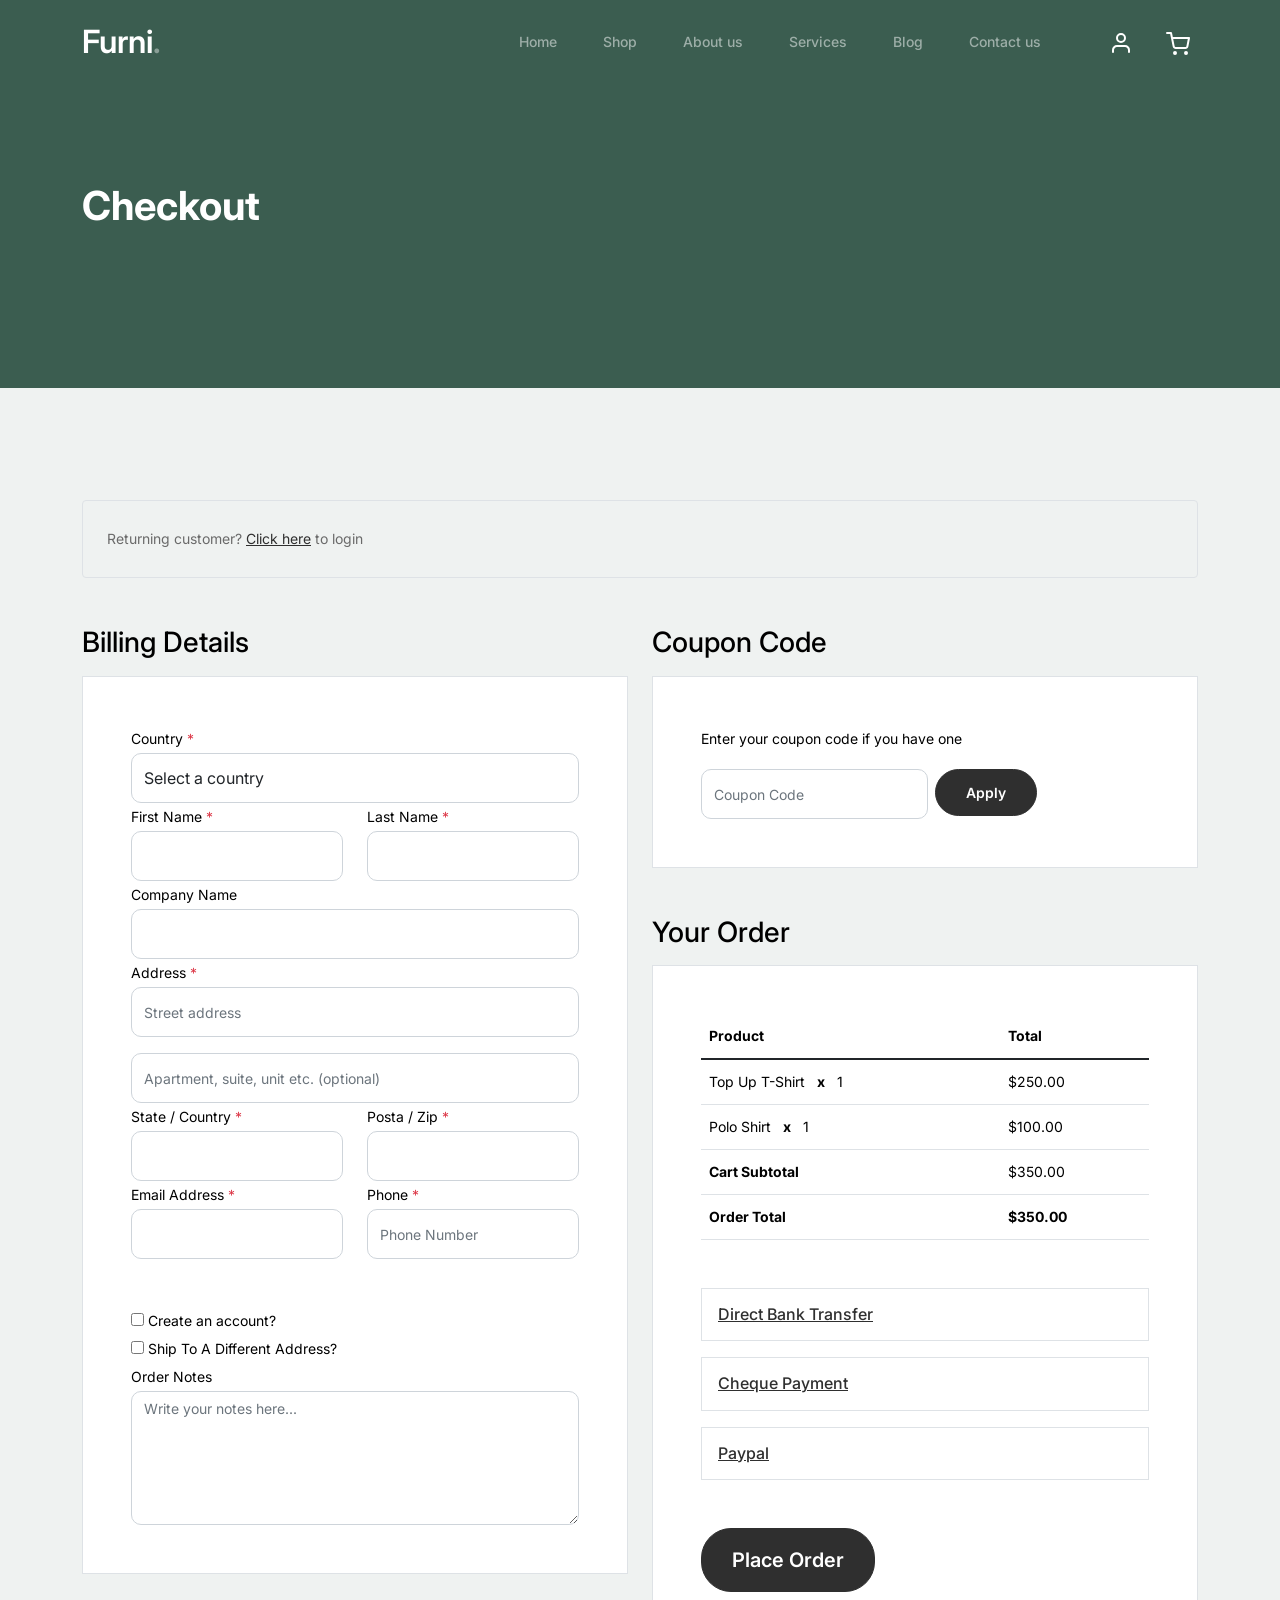
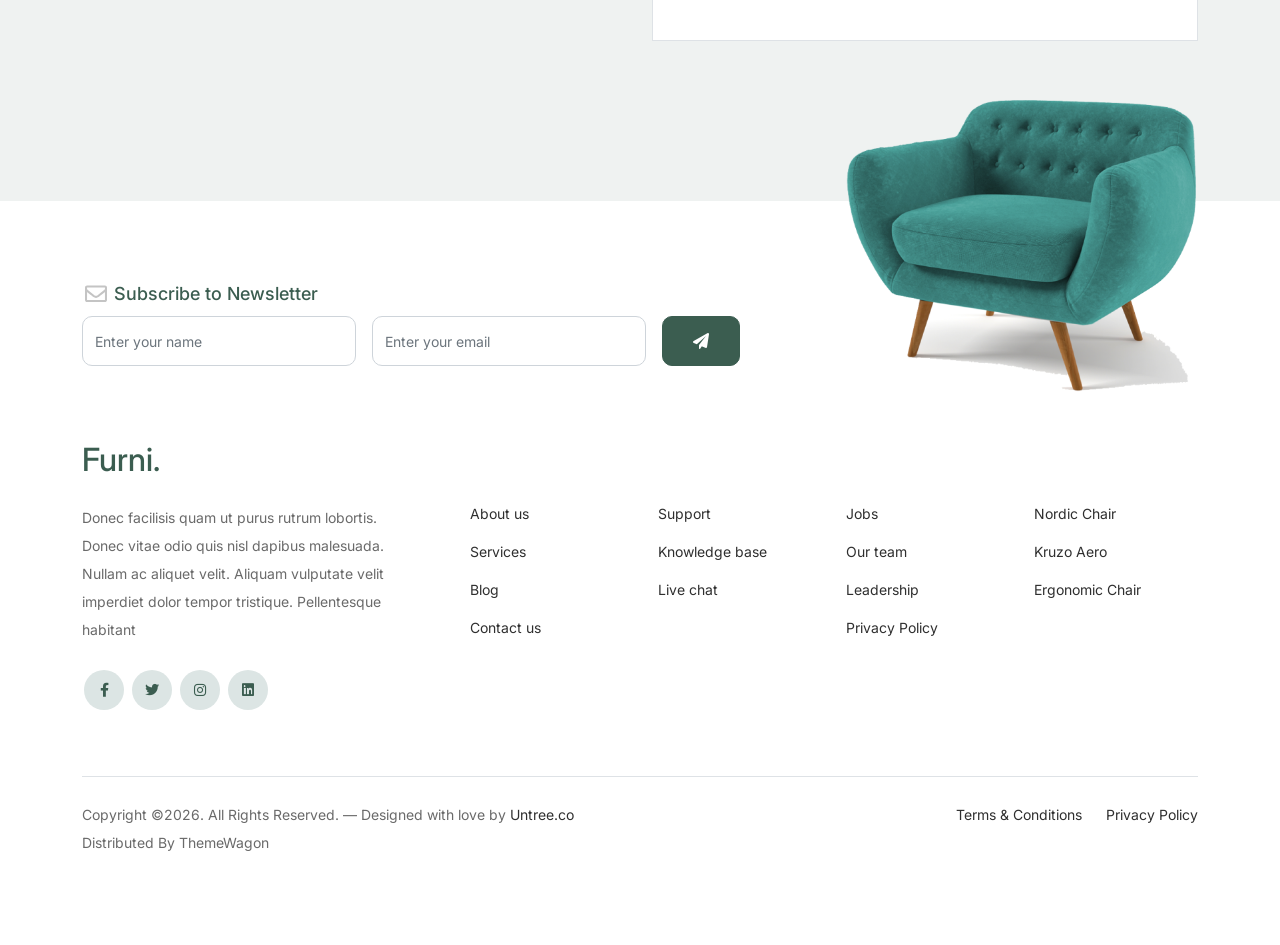
<file: BTLW/wwwroot/furni-1.0.0/checkout.html>
<!-- /*
* Bootstrap 5
* Template Name: Furni
* Template Author: Untree.co
* Template URI: https://untree.co/
* License: https://creativecommons.org/licenses/by/3.0/
*/ -->
<!doctype html>
<html lang="en">
<head>
  <meta charset="utf-8">
  <meta name="viewport" content="width=device-width, initial-scale=1, shrink-to-fit=no">
  <meta name="author" content="Untree.co">
  <link rel="shortcut icon" href="favicon.png">

  <meta name="description" content="" />
  <meta name="keywords" content="bootstrap, bootstrap4" />

		<!-- Bootstrap CSS -->
		<link href="css/bootstrap.min.css" rel="stylesheet">
		<link href="https://cdnjs.cloudflare.com/ajax/libs/font-awesome/6.0.0-beta3/css/all.min.css" rel="stylesheet">
		<link href="css/tiny-slider.css" rel="stylesheet">
		<link href="css/style.css" rel="stylesheet">
		<title>Furni Free Bootstrap 5 Template for Furniture and Interior Design Websites by Untree.co </title>
	</head>

	<body>

		<!-- Start Header/Navigation -->
		<nav class="custom-navbar navbar navbar navbar-expand-md navbar-dark bg-dark" arial-label="Furni navigation bar">

			<div class="container">
				<a class="navbar-brand" href="index.html">Furni<span>.</span></a>

				<button class="navbar-toggler" type="button" data-bs-toggle="collapse" data-bs-target="#navbarsFurni" aria-controls="navbarsFurni" aria-expanded="false" aria-label="Toggle navigation">
					<span class="navbar-toggler-icon"></span>
				</button>

				<div class="collapse navbar-collapse" id="navbarsFurni">
					<ul class="custom-navbar-nav navbar-nav ms-auto mb-2 mb-md-0">
						<li class="nav-item ">
							<a class="nav-link" href="index.html">Home</a>
						</li>
						<li><a class="nav-link" href="shop.html">Shop</a></li>
						<li><a class="nav-link" href="about.html">About us</a></li>
						<li><a class="nav-link" href="services.html">Services</a></li>
						<li><a class="nav-link" href="blog.html">Blog</a></li>
						<li><a class="nav-link" href="contact.html">Contact us</a></li>
					</ul>

					<ul class="custom-navbar-cta navbar-nav mb-2 mb-md-0 ms-5">
						<li><a class="nav-link" href="#"><img src="images/user.svg"></a></li>
						<li><a class="nav-link" href="cart.html"><img src="images/cart.svg"></a></li>
					</ul>
				</div>
			</div>
				
		</nav>
		<!-- End Header/Navigation -->

		<!-- Start Hero Section -->
			<div class="hero">
				<div class="container">
					<div class="row justify-content-between">
						<div class="col-lg-5">
							<div class="intro-excerpt">
								<h1>Checkout</h1>
							</div>
						</div>
						<div class="col-lg-7">
							
						</div>
					</div>
				</div>
			</div>
		<!-- End Hero Section -->

		<div class="untree_co-section">
		    <div class="container">
		      <div class="row mb-5">
		        <div class="col-md-12">
		          <div class="border p-4 rounded" role="alert">
		            Returning customer? <a href="#">Click here</a> to login
		          </div>
		        </div>
		      </div>
		      <div class="row">
		        <div class="col-md-6 mb-5 mb-md-0">
		          <h2 class="h3 mb-3 text-black">Billing Details</h2>
		          <div class="p-3 p-lg-5 border bg-white">
		            <div class="form-group">
		              <label for="c_country" class="text-black">Country <span class="text-danger">*</span></label>
		              <select id="c_country" class="form-control">
		                <option value="1">Select a country</option>    
		                <option value="2">bangladesh</option>    
		                <option value="3">Algeria</option>    
		                <option value="4">Afghanistan</option>    
		                <option value="5">Ghana</option>    
		                <option value="6">Albania</option>    
		                <option value="7">Bahrain</option>    
		                <option value="8">Colombia</option>    
		                <option value="9">Dominican Republic</option>    
		              </select>
		            </div>
		            <div class="form-group row">
		              <div class="col-md-6">
		                <label for="c_fname" class="text-black">First Name <span class="text-danger">*</span></label>
		                <input type="text" class="form-control" id="c_fname" name="c_fname">
		              </div>
		              <div class="col-md-6">
		                <label for="c_lname" class="text-black">Last Name <span class="text-danger">*</span></label>
		                <input type="text" class="form-control" id="c_lname" name="c_lname">
		              </div>
		            </div>

		            <div class="form-group row">
		              <div class="col-md-12">
		                <label for="c_companyname" class="text-black">Company Name </label>
		                <input type="text" class="form-control" id="c_companyname" name="c_companyname">
		              </div>
		            </div>

		            <div class="form-group row">
		              <div class="col-md-12">
		                <label for="c_address" class="text-black">Address <span class="text-danger">*</span></label>
		                <input type="text" class="form-control" id="c_address" name="c_address" placeholder="Street address">
		              </div>
		            </div>

		            <div class="form-group mt-3">
		              <input type="text" class="form-control" placeholder="Apartment, suite, unit etc. (optional)">
		            </div>

		            <div class="form-group row">
		              <div class="col-md-6">
		                <label for="c_state_country" class="text-black">State / Country <span class="text-danger">*</span></label>
		                <input type="text" class="form-control" id="c_state_country" name="c_state_country">
		              </div>
		              <div class="col-md-6">
		                <label for="c_postal_zip" class="text-black">Posta / Zip <span class="text-danger">*</span></label>
		                <input type="text" class="form-control" id="c_postal_zip" name="c_postal_zip">
		              </div>
		            </div>

		            <div class="form-group row mb-5">
		              <div class="col-md-6">
		                <label for="c_email_address" class="text-black">Email Address <span class="text-danger">*</span></label>
		                <input type="text" class="form-control" id="c_email_address" name="c_email_address">
		              </div>
		              <div class="col-md-6">
		                <label for="c_phone" class="text-black">Phone <span class="text-danger">*</span></label>
		                <input type="text" class="form-control" id="c_phone" name="c_phone" placeholder="Phone Number">
		              </div>
		            </div>

		            <div class="form-group">
		              <label for="c_create_account" class="text-black" data-bs-toggle="collapse" href="#create_an_account" role="button" aria-expanded="false" aria-controls="create_an_account"><input type="checkbox" value="1" id="c_create_account"> Create an account?</label>
		              <div class="collapse" id="create_an_account">
		                <div class="py-2 mb-4">
		                  <p class="mb-3">Create an account by entering the information below. If you are a returning customer please login at the top of the page.</p>
		                  <div class="form-group">
		                    <label for="c_account_password" class="text-black">Account Password</label>
		                    <input type="email" class="form-control" id="c_account_password" name="c_account_password" placeholder="">
		                  </div>
		                </div>
		              </div>
		            </div>


		            <div class="form-group">
		              <label for="c_ship_different_address" class="text-black" data-bs-toggle="collapse" href="#ship_different_address" role="button" aria-expanded="false" aria-controls="ship_different_address"><input type="checkbox" value="1" id="c_ship_different_address"> Ship To A Different Address?</label>
		              <div class="collapse" id="ship_different_address">
		                <div class="py-2">

		                  <div class="form-group">
		                    <label for="c_diff_country" class="text-black">Country <span class="text-danger">*</span></label>
		                    <select id="c_diff_country" class="form-control">
		                      <option value="1">Select a country</option>    
		                      <option value="2">bangladesh</option>    
		                      <option value="3">Algeria</option>    
		                      <option value="4">Afghanistan</option>    
		                      <option value="5">Ghana</option>    
		                      <option value="6">Albania</option>    
		                      <option value="7">Bahrain</option>    
		                      <option value="8">Colombia</option>    
		                      <option value="9">Dominican Republic</option>    
		                    </select>
		                  </div>


		                  <div class="form-group row">
		                    <div class="col-md-6">
		                      <label for="c_diff_fname" class="text-black">First Name <span class="text-danger">*</span></label>
		                      <input type="text" class="form-control" id="c_diff_fname" name="c_diff_fname">
		                    </div>
		                    <div class="col-md-6">
		                      <label for="c_diff_lname" class="text-black">Last Name <span class="text-danger">*</span></label>
		                      <input type="text" class="form-control" id="c_diff_lname" name="c_diff_lname">
		                    </div>
		                  </div>

		                  <div class="form-group row">
		                    <div class="col-md-12">
		                      <label for="c_diff_companyname" class="text-black">Company Name </label>
		                      <input type="text" class="form-control" id="c_diff_companyname" name="c_diff_companyname">
		                    </div>
		                  </div>

		                  <div class="form-group row  mb-3">
		                    <div class="col-md-12">
		                      <label for="c_diff_address" class="text-black">Address <span class="text-danger">*</span></label>
		                      <input type="text" class="form-control" id="c_diff_address" name="c_diff_address" placeholder="Street address">
		                    </div>
		                  </div>

		                  <div class="form-group">
		                    <input type="text" class="form-control" placeholder="Apartment, suite, unit etc. (optional)">
		                  </div>

		                  <div class="form-group row">
		                    <div class="col-md-6">
		                      <label for="c_diff_state_country" class="text-black">State / Country <span class="text-danger">*</span></label>
		                      <input type="text" class="form-control" id="c_diff_state_country" name="c_diff_state_country">
		                    </div>
		                    <div class="col-md-6">
		                      <label for="c_diff_postal_zip" class="text-black">Posta / Zip <span class="text-danger">*</span></label>
		                      <input type="text" class="form-control" id="c_diff_postal_zip" name="c_diff_postal_zip">
		                    </div>
		                  </div>

		                  <div class="form-group row mb-5">
		                    <div class="col-md-6">
		                      <label for="c_diff_email_address" class="text-black">Email Address <span class="text-danger">*</span></label>
		                      <input type="text" class="form-control" id="c_diff_email_address" name="c_diff_email_address">
		                    </div>
		                    <div class="col-md-6">
		                      <label for="c_diff_phone" class="text-black">Phone <span class="text-danger">*</span></label>
		                      <input type="text" class="form-control" id="c_diff_phone" name="c_diff_phone" placeholder="Phone Number">
		                    </div>
		                  </div>

		                </div>

		              </div>
		            </div>

		            <div class="form-group">
		              <label for="c_order_notes" class="text-black">Order Notes</label>
		              <textarea name="c_order_notes" id="c_order_notes" cols="30" rows="5" class="form-control" placeholder="Write your notes here..."></textarea>
		            </div>

		          </div>
		        </div>
		        <div class="col-md-6">

		          <div class="row mb-5">
		            <div class="col-md-12">
		              <h2 class="h3 mb-3 text-black">Coupon Code</h2>
		              <div class="p-3 p-lg-5 border bg-white">

		                <label for="c_code" class="text-black mb-3">Enter your coupon code if you have one</label>
		                <div class="input-group w-75 couponcode-wrap">
		                  <input type="text" class="form-control me-2" id="c_code" placeholder="Coupon Code" aria-label="Coupon Code" aria-describedby="button-addon2">
		                  <div class="input-group-append">
		                    <button class="btn btn-black btn-sm" type="button" id="button-addon2">Apply</button>
		                  </div>
		                </div>

		              </div>
		            </div>
		          </div>

		          <div class="row mb-5">
		            <div class="col-md-12">
		              <h2 class="h3 mb-3 text-black">Your Order</h2>
		              <div class="p-3 p-lg-5 border bg-white">
		                <table class="table site-block-order-table mb-5">
		                  <thead>
		                    <th>Product</th>
		                    <th>Total</th>
		                  </thead>
		                  <tbody>
		                    <tr>
		                      <td>Top Up T-Shirt <strong class="mx-2">x</strong> 1</td>
		                      <td>$250.00</td>
		                    </tr>
		                    <tr>
		                      <td>Polo Shirt <strong class="mx-2">x</strong>   1</td>
		                      <td>$100.00</td>
		                    </tr>
		                    <tr>
		                      <td class="text-black font-weight-bold"><strong>Cart Subtotal</strong></td>
		                      <td class="text-black">$350.00</td>
		                    </tr>
		                    <tr>
		                      <td class="text-black font-weight-bold"><strong>Order Total</strong></td>
		                      <td class="text-black font-weight-bold"><strong>$350.00</strong></td>
		                    </tr>
		                  </tbody>
		                </table>

		                <div class="border p-3 mb-3">
		                  <h3 class="h6 mb-0"><a class="d-block" data-bs-toggle="collapse" href="#collapsebank" role="button" aria-expanded="false" aria-controls="collapsebank">Direct Bank Transfer</a></h3>

		                  <div class="collapse" id="collapsebank">
		                    <div class="py-2">
		                      <p class="mb-0">Make your payment directly into our bank account. Please use your Order ID as the payment reference. Your order won’t be shipped until the funds have cleared in our account.</p>
		                    </div>
		                  </div>
		                </div>

		                <div class="border p-3 mb-3">
		                  <h3 class="h6 mb-0"><a class="d-block" data-bs-toggle="collapse" href="#collapsecheque" role="button" aria-expanded="false" aria-controls="collapsecheque">Cheque Payment</a></h3>

		                  <div class="collapse" id="collapsecheque">
		                    <div class="py-2">
		                      <p class="mb-0">Make your payment directly into our bank account. Please use your Order ID as the payment reference. Your order won’t be shipped until the funds have cleared in our account.</p>
		                    </div>
		                  </div>
		                </div>

		                <div class="border p-3 mb-5">
		                  <h3 class="h6 mb-0"><a class="d-block" data-bs-toggle="collapse" href="#collapsepaypal" role="button" aria-expanded="false" aria-controls="collapsepaypal">Paypal</a></h3>

		                  <div class="collapse" id="collapsepaypal">
		                    <div class="py-2">
		                      <p class="mb-0">Make your payment directly into our bank account. Please use your Order ID as the payment reference. Your order won’t be shipped until the funds have cleared in our account.</p>
		                    </div>
		                  </div>
		                </div>

		                <div class="form-group">
		                  <button class="btn btn-black btn-lg py-3 btn-block" onclick="window.location='thankyou.html'">Place Order</button>
		                </div>

		              </div>
		            </div>
		          </div>

		        </div>
		      </div>
		      <!-- </form> -->
		    </div>
		  </div>

		<!-- Start Footer Section -->
		<footer class="footer-section">
			<div class="container relative">

				<div class="sofa-img">
					<img src="images/sofa.png" alt="Image" class="img-fluid">
				</div>

				<div class="row">
					<div class="col-lg-8">
						<div class="subscription-form">
							<h3 class="d-flex align-items-center"><span class="me-1"><img src="images/envelope-outline.svg" alt="Image" class="img-fluid"></span><span>Subscribe to Newsletter</span></h3>

							<form action="#" class="row g-3">
								<div class="col-auto">
									<input type="text" class="form-control" placeholder="Enter your name">
								</div>
								<div class="col-auto">
									<input type="email" class="form-control" placeholder="Enter your email">
								</div>
								<div class="col-auto">
									<button class="btn btn-primary">
										<span class="fa fa-paper-plane"></span>
									</button>
								</div>
							</form>

						</div>
					</div>
				</div>

				<div class="row g-5 mb-5">
					<div class="col-lg-4">
						<div class="mb-4 footer-logo-wrap"><a href="#" class="footer-logo">Furni<span>.</span></a></div>
						<p class="mb-4">Donec facilisis quam ut purus rutrum lobortis. Donec vitae odio quis nisl dapibus malesuada. Nullam ac aliquet velit. Aliquam vulputate velit imperdiet dolor tempor tristique. Pellentesque habitant</p>

						<ul class="list-unstyled custom-social">
							<li><a href="#"><span class="fa fa-brands fa-facebook-f"></span></a></li>
							<li><a href="#"><span class="fa fa-brands fa-twitter"></span></a></li>
							<li><a href="#"><span class="fa fa-brands fa-instagram"></span></a></li>
							<li><a href="#"><span class="fa fa-brands fa-linkedin"></span></a></li>
						</ul>
					</div>

					<div class="col-lg-8">
						<div class="row links-wrap">
							<div class="col-6 col-sm-6 col-md-3">
								<ul class="list-unstyled">
									<li><a href="#">About us</a></li>
									<li><a href="#">Services</a></li>
									<li><a href="#">Blog</a></li>
									<li><a href="#">Contact us</a></li>
								</ul>
							</div>

							<div class="col-6 col-sm-6 col-md-3">
								<ul class="list-unstyled">
									<li><a href="#">Support</a></li>
									<li><a href="#">Knowledge base</a></li>
									<li><a href="#">Live chat</a></li>
								</ul>
							</div>

							<div class="col-6 col-sm-6 col-md-3">
								<ul class="list-unstyled">
									<li><a href="#">Jobs</a></li>
									<li><a href="#">Our team</a></li>
									<li><a href="#">Leadership</a></li>
									<li><a href="#">Privacy Policy</a></li>
								</ul>
							</div>

							<div class="col-6 col-sm-6 col-md-3">
								<ul class="list-unstyled">
									<li><a href="#">Nordic Chair</a></li>
									<li><a href="#">Kruzo Aero</a></li>
									<li><a href="#">Ergonomic Chair</a></li>
								</ul>
							</div>
						</div>
					</div>

				</div>

				<div class="border-top copyright">
					<div class="row pt-4">
						<div class="col-lg-6">
							<p class="mb-2 text-center text-lg-start">Copyright &copy;<script>document.write(new Date().getFullYear());</script>. All Rights Reserved. &mdash; Designed with love by <a href="https://untree.co">Untree.co</a> Distributed By <a hreff="https://themewagon.com">ThemeWagon</a>  <!-- License information: https://untree.co/license/ -->
            </p>
						</div>

						<div class="col-lg-6 text-center text-lg-end">
							<ul class="list-unstyled d-inline-flex ms-auto">
								<li class="me-4"><a href="#">Terms &amp; Conditions</a></li>
								<li><a href="#">Privacy Policy</a></li>
							</ul>
						</div>

					</div>
				</div>

			</div>
		</footer>
		<!-- End Footer Section -->	


		<script src="js/bootstrap.bundle.min.js"></script>
		<script src="js/tiny-slider.js"></script>
		<script src="js/custom.js"></script>
	</body>

</html>
</file>
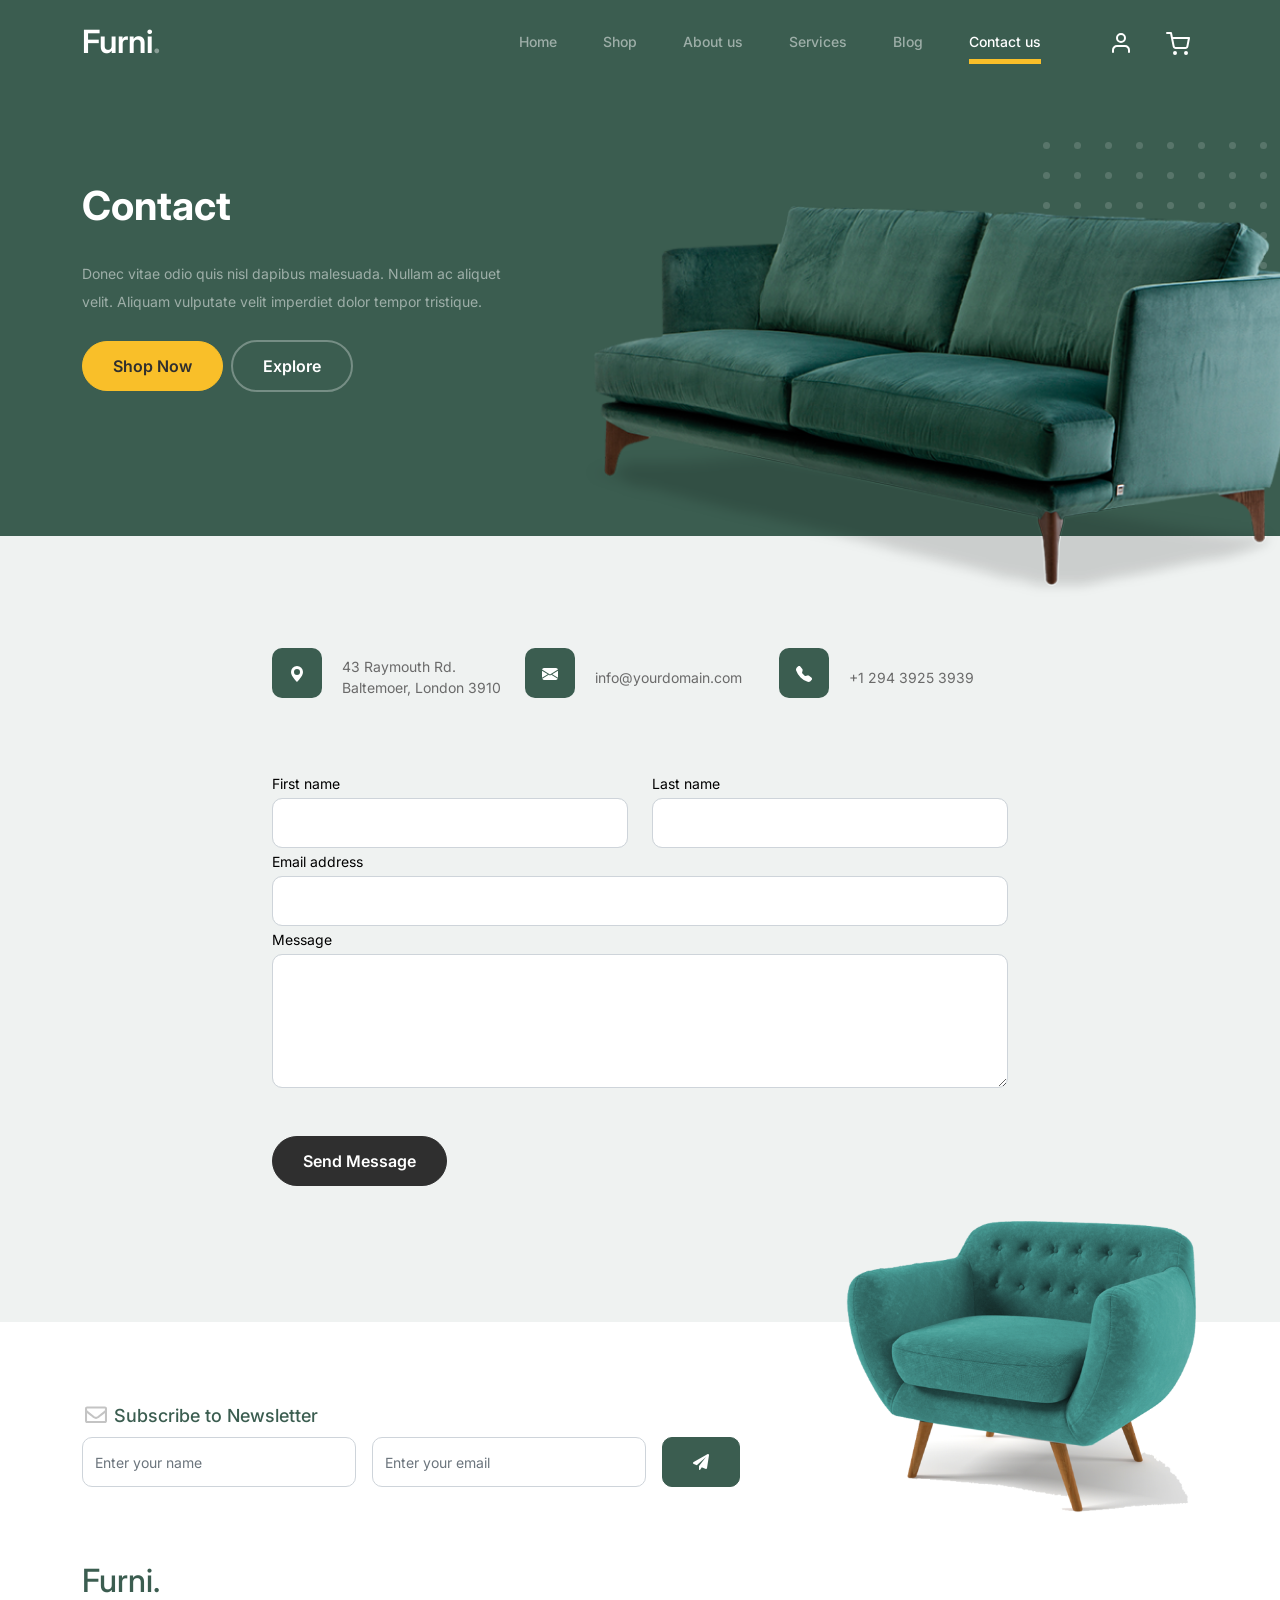
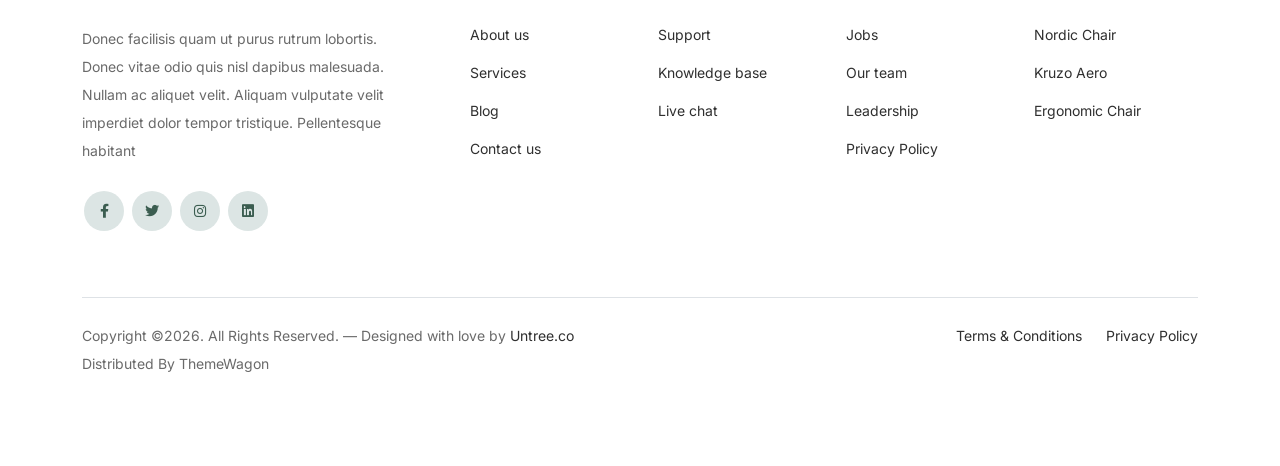
<file: BTLW/wwwroot/furni-1.0.0/contact.html>
<!-- /*
* Bootstrap 5
* Template Name: Furni
* Template Author: Untree.co
* Template URI: https://untree.co/
* License: https://creativecommons.org/licenses/by/3.0/
*/ -->
<!doctype html>
<html lang="en">
<head>
  <meta charset="utf-8">
  <meta name="viewport" content="width=device-width, initial-scale=1, shrink-to-fit=no">
  <meta name="author" content="Untree.co">
  <link rel="shortcut icon" href="favicon.png">

  <meta name="description" content="" />
  <meta name="keywords" content="bootstrap, bootstrap4" />

		<!-- Bootstrap CSS -->
		<link href="css/bootstrap.min.css" rel="stylesheet">
		<link href="https://cdnjs.cloudflare.com/ajax/libs/font-awesome/6.0.0-beta3/css/all.min.css" rel="stylesheet">
		<link href="css/tiny-slider.css" rel="stylesheet">
		<link href="css/style.css" rel="stylesheet">
		<title>Furni Free Bootstrap 5 Template for Furniture and Interior Design Websites by Untree.co </title>
	</head>

	<body>

		<!-- Start Header/Navigation -->
		<nav class="custom-navbar navbar navbar navbar-expand-md navbar-dark bg-dark" arial-label="Furni navigation bar">

			<div class="container">
				<a class="navbar-brand" href="index.html">Furni<span>.</span></a>

				<button class="navbar-toggler" type="button" data-bs-toggle="collapse" data-bs-target="#navbarsFurni" aria-controls="navbarsFurni" aria-expanded="false" aria-label="Toggle navigation">
					<span class="navbar-toggler-icon"></span>
				</button>

				<div class="collapse navbar-collapse" id="navbarsFurni">
					<ul class="custom-navbar-nav navbar-nav ms-auto mb-2 mb-md-0">
						<li class="nav-item">
							<a class="nav-link" href="index.html">Home</a>
						</li>
						<li><a class="nav-link" href="shop.html">Shop</a></li>
						<li><a class="nav-link" href="about.html">About us</a></li>
						<li><a class="nav-link" href="services.html">Services</a></li>
						<li><a class="nav-link" href="blog.html">Blog</a></li>
						<li class="active"><a class="nav-link" href="contact.html">Contact us</a></li>
					</ul>

					<ul class="custom-navbar-cta navbar-nav mb-2 mb-md-0 ms-5">
						<li><a class="nav-link" href="#"><img src="images/user.svg"></a></li>
						<li><a class="nav-link" href="cart.html"><img src="images/cart.svg"></a></li>
					</ul>
				</div>
			</div>
				
		</nav>
		<!-- End Header/Navigation -->

		<!-- Start Hero Section -->
			<div class="hero">
				<div class="container">
					<div class="row justify-content-between">
						<div class="col-lg-5">
							<div class="intro-excerpt">
								<h1>Contact</h1>
								<p class="mb-4">Donec vitae odio quis nisl dapibus malesuada. Nullam ac aliquet velit. Aliquam vulputate velit imperdiet dolor tempor tristique.</p>
								<p><a href="" class="btn btn-secondary me-2">Shop Now</a><a href="#" class="btn btn-white-outline">Explore</a></p>
							</div>
						</div>
						<div class="col-lg-7">
							<div class="hero-img-wrap">
								<img src="images/couch.png" class="img-fluid">
							</div>
						</div>
					</div>
				</div>
			</div>
		<!-- End Hero Section -->

		
		<!-- Start Contact Form -->
		<div class="untree_co-section">
      <div class="container">

        <div class="block">
          <div class="row justify-content-center">


            <div class="col-md-8 col-lg-8 pb-4">


              <div class="row mb-5">
                <div class="col-lg-4">
                  <div  class="service no-shadow align-items-center link horizontal d-flex active" data-aos="fade-left" data-aos-delay="0">
                    <div class="service-icon color-1 mb-4">
                      <svg xmlns="http://www.w3.org/2000/svg" width="16" height="16" fill="currentColor" class="bi bi-geo-alt-fill" viewBox="0 0 16 16">
                        <path d="M8 16s6-5.686 6-10A6 6 0 0 0 2 6c0 4.314 6 10 6 10zm0-7a3 3 0 1 1 0-6 3 3 0 0 1 0 6z"/>
                      </svg>
                    </div> <!-- /.icon -->
                    <div class="service-contents">
                      <p>43 Raymouth Rd. Baltemoer, London 3910</p>
                    </div> <!-- /.service-contents-->
                  </div> <!-- /.service -->
                </div>

                <div class="col-lg-4">
                  <div  class="service no-shadow align-items-center link horizontal d-flex active" data-aos="fade-left" data-aos-delay="0">
                    <div class="service-icon color-1 mb-4">
                      <svg xmlns="http://www.w3.org/2000/svg" width="16" height="16" fill="currentColor" class="bi bi-envelope-fill" viewBox="0 0 16 16">
                        <path d="M.05 3.555A2 2 0 0 1 2 2h12a2 2 0 0 1 1.95 1.555L8 8.414.05 3.555zM0 4.697v7.104l5.803-3.558L0 4.697zM6.761 8.83l-6.57 4.027A2 2 0 0 0 2 14h12a2 2 0 0 0 1.808-1.144l-6.57-4.027L8 9.586l-1.239-.757zm3.436-.586L16 11.801V4.697l-5.803 3.546z"/>
                      </svg>
                    </div> <!-- /.icon -->
                    <div class="service-contents">
                      <p>info@yourdomain.com</p>
                    </div> <!-- /.service-contents-->
                  </div> <!-- /.service -->
                </div>

                <div class="col-lg-4">
                  <div  class="service no-shadow align-items-center link horizontal d-flex active" data-aos="fade-left" data-aos-delay="0">
                    <div class="service-icon color-1 mb-4">
                      <svg xmlns="http://www.w3.org/2000/svg" width="16" height="16" fill="currentColor" class="bi bi-telephone-fill" viewBox="0 0 16 16">
                        <path fill-rule="evenodd" d="M1.885.511a1.745 1.745 0 0 1 2.61.163L6.29 2.98c.329.423.445.974.315 1.494l-.547 2.19a.678.678 0 0 0 .178.643l2.457 2.457a.678.678 0 0 0 .644.178l2.189-.547a1.745 1.745 0 0 1 1.494.315l2.306 1.794c.829.645.905 1.87.163 2.611l-1.034 1.034c-.74.74-1.846 1.065-2.877.702a18.634 18.634 0 0 1-7.01-4.42 18.634 18.634 0 0 1-4.42-7.009c-.362-1.03-.037-2.137.703-2.877L1.885.511z"/>
                      </svg>
                    </div> <!-- /.icon -->
                    <div class="service-contents">
                      <p>+1 294 3925 3939</p>
                    </div> <!-- /.service-contents-->
                  </div> <!-- /.service -->
                </div>
              </div>

              <form>
                <div class="row">
                  <div class="col-6">
                    <div class="form-group">
                      <label class="text-black" for="fname">First name</label>
                      <input type="text" class="form-control" id="fname">
                    </div>
                  </div>
                  <div class="col-6">
                    <div class="form-group">
                      <label class="text-black" for="lname">Last name</label>
                      <input type="text" class="form-control" id="lname">
                    </div>
                  </div>
                </div>
                <div class="form-group">
                  <label class="text-black" for="email">Email address</label>
                  <input type="email" class="form-control" id="email">
                </div>

                <div class="form-group mb-5">
                  <label class="text-black" for="message">Message</label>
                  <textarea name="" class="form-control" id="message" cols="30" rows="5"></textarea>
                </div>

                <button type="submit" class="btn btn-primary-hover-outline">Send Message</button>
              </form>

            </div>

          </div>

        </div>

      </div>


    </div>
  </div>

  <!-- End Contact Form -->

		

		<!-- Start Footer Section -->
		<footer class="footer-section">
			<div class="container relative">

				<div class="sofa-img">
					<img src="images/sofa.png" alt="Image" class="img-fluid">
				</div>

				<div class="row">
					<div class="col-lg-8">
						<div class="subscription-form">
							<h3 class="d-flex align-items-center"><span class="me-1"><img src="images/envelope-outline.svg" alt="Image" class="img-fluid"></span><span>Subscribe to Newsletter</span></h3>

							<form action="#" class="row g-3">
								<div class="col-auto">
									<input type="text" class="form-control" placeholder="Enter your name">
								</div>
								<div class="col-auto">
									<input type="email" class="form-control" placeholder="Enter your email">
								</div>
								<div class="col-auto">
									<button class="btn btn-primary">
										<span class="fa fa-paper-plane"></span>
									</button>
								</div>
							</form>

						</div>
					</div>
				</div>

				<div class="row g-5 mb-5">
					<div class="col-lg-4">
						<div class="mb-4 footer-logo-wrap"><a href="#" class="footer-logo">Furni<span>.</span></a></div>
						<p class="mb-4">Donec facilisis quam ut purus rutrum lobortis. Donec vitae odio quis nisl dapibus malesuada. Nullam ac aliquet velit. Aliquam vulputate velit imperdiet dolor tempor tristique. Pellentesque habitant</p>

						<ul class="list-unstyled custom-social">
							<li><a href="#"><span class="fa fa-brands fa-facebook-f"></span></a></li>
							<li><a href="#"><span class="fa fa-brands fa-twitter"></span></a></li>
							<li><a href="#"><span class="fa fa-brands fa-instagram"></span></a></li>
							<li><a href="#"><span class="fa fa-brands fa-linkedin"></span></a></li>
						</ul>
					</div>

					<div class="col-lg-8">
						<div class="row links-wrap">
							<div class="col-6 col-sm-6 col-md-3">
								<ul class="list-unstyled">
									<li><a href="#">About us</a></li>
									<li><a href="#">Services</a></li>
									<li><a href="#">Blog</a></li>
									<li><a href="#">Contact us</a></li>
								</ul>
							</div>

							<div class="col-6 col-sm-6 col-md-3">
								<ul class="list-unstyled">
									<li><a href="#">Support</a></li>
									<li><a href="#">Knowledge base</a></li>
									<li><a href="#">Live chat</a></li>
								</ul>
							</div>

							<div class="col-6 col-sm-6 col-md-3">
								<ul class="list-unstyled">
									<li><a href="#">Jobs</a></li>
									<li><a href="#">Our team</a></li>
									<li><a href="#">Leadership</a></li>
									<li><a href="#">Privacy Policy</a></li>
								</ul>
							</div>

							<div class="col-6 col-sm-6 col-md-3">
								<ul class="list-unstyled">
									<li><a href="#">Nordic Chair</a></li>
									<li><a href="#">Kruzo Aero</a></li>
									<li><a href="#">Ergonomic Chair</a></li>
								</ul>
							</div>
						</div>
					</div>

				</div>

				<div class="border-top copyright">
					<div class="row pt-4">
						<div class="col-lg-6">
							<p class="mb-2 text-center text-lg-start">Copyright &copy;<script>document.write(new Date().getFullYear());</script>. All Rights Reserved. &mdash; Designed with love by <a href="https://untree.co">Untree.co</a> Distributed By <a hreff="https://themewagon.com">ThemeWagon</a>  <!-- License information: https://untree.co/license/ -->
            </p>
						</div>

						<div class="col-lg-6 text-center text-lg-end">
							<ul class="list-unstyled d-inline-flex ms-auto">
								<li class="me-4"><a href="#">Terms &amp; Conditions</a></li>
								<li><a href="#">Privacy Policy</a></li>
							</ul>
						</div>

					</div>
				</div>

			</div>
		</footer>
		<!-- End Footer Section -->	


		<script src="js/bootstrap.bundle.min.js"></script>
		<script src="js/tiny-slider.js"></script>
		<script src="js/custom.js"></script>
	</body>

</html>
</file>
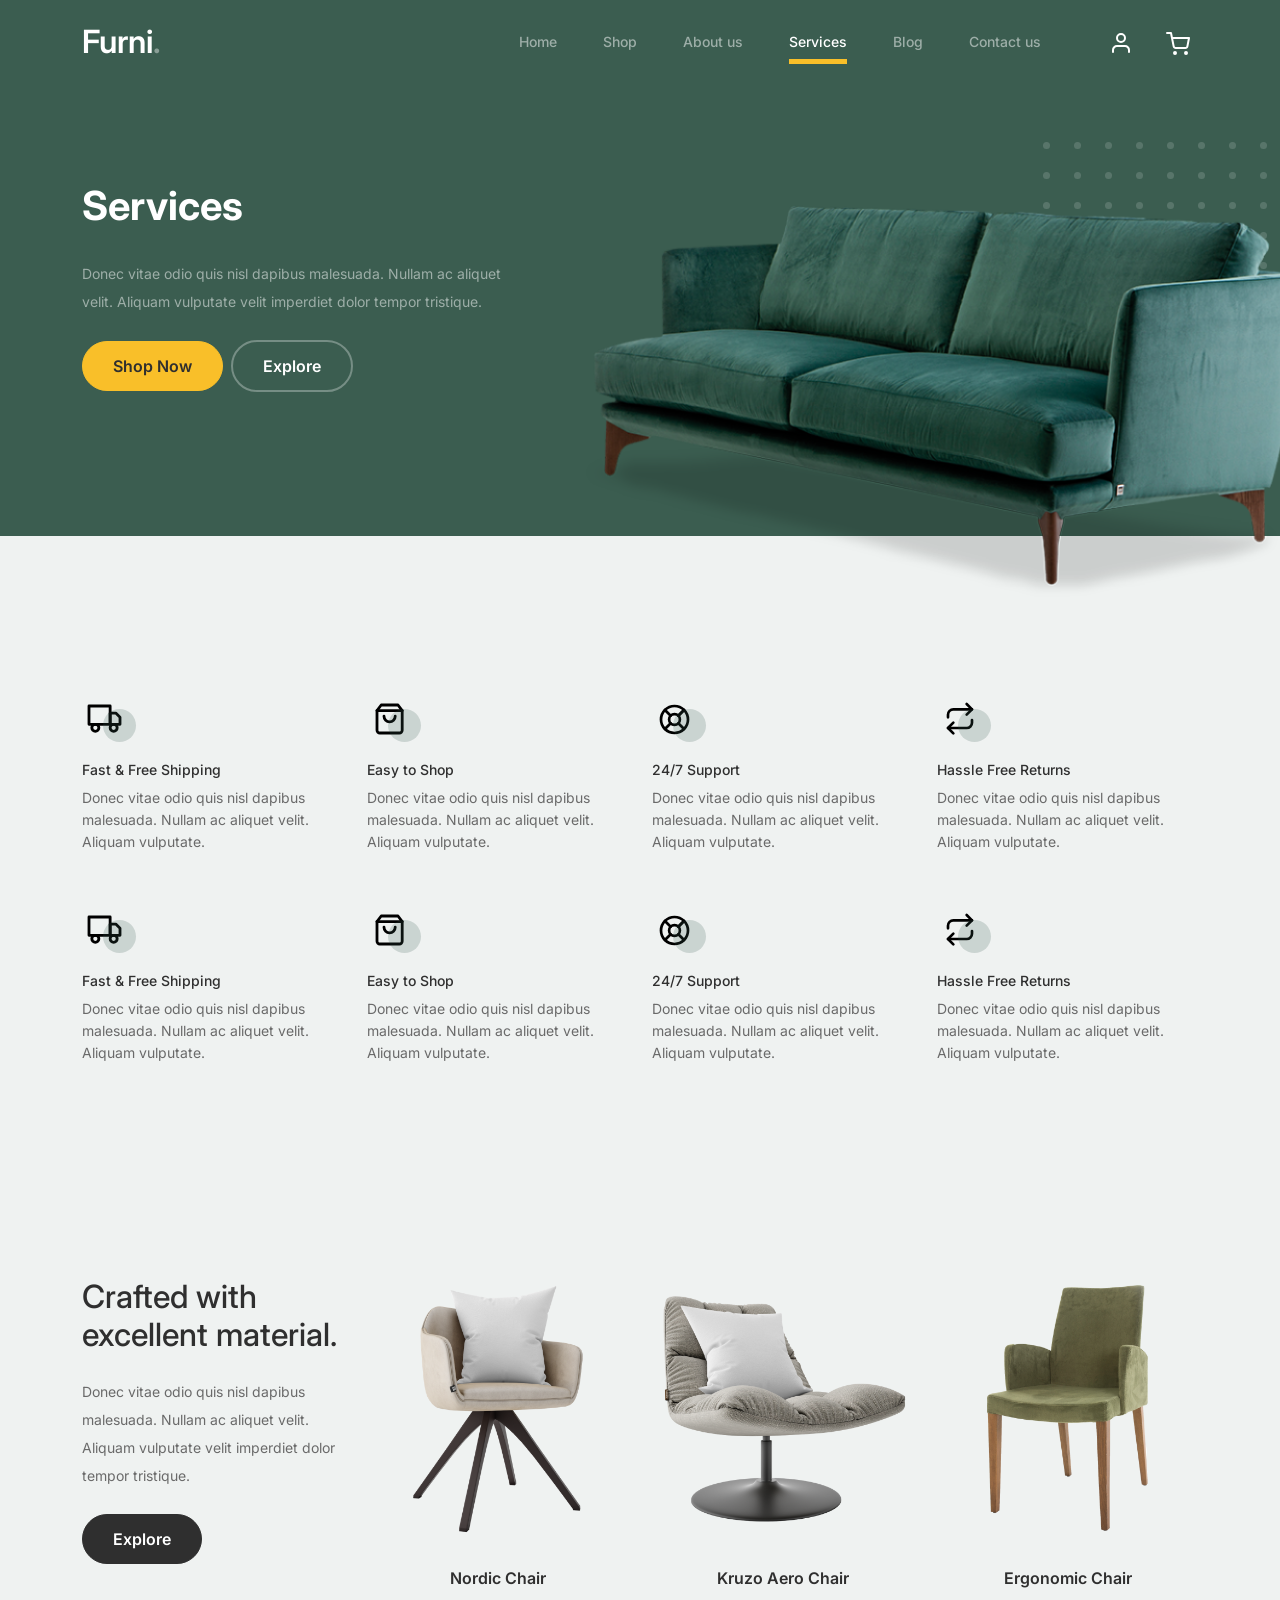
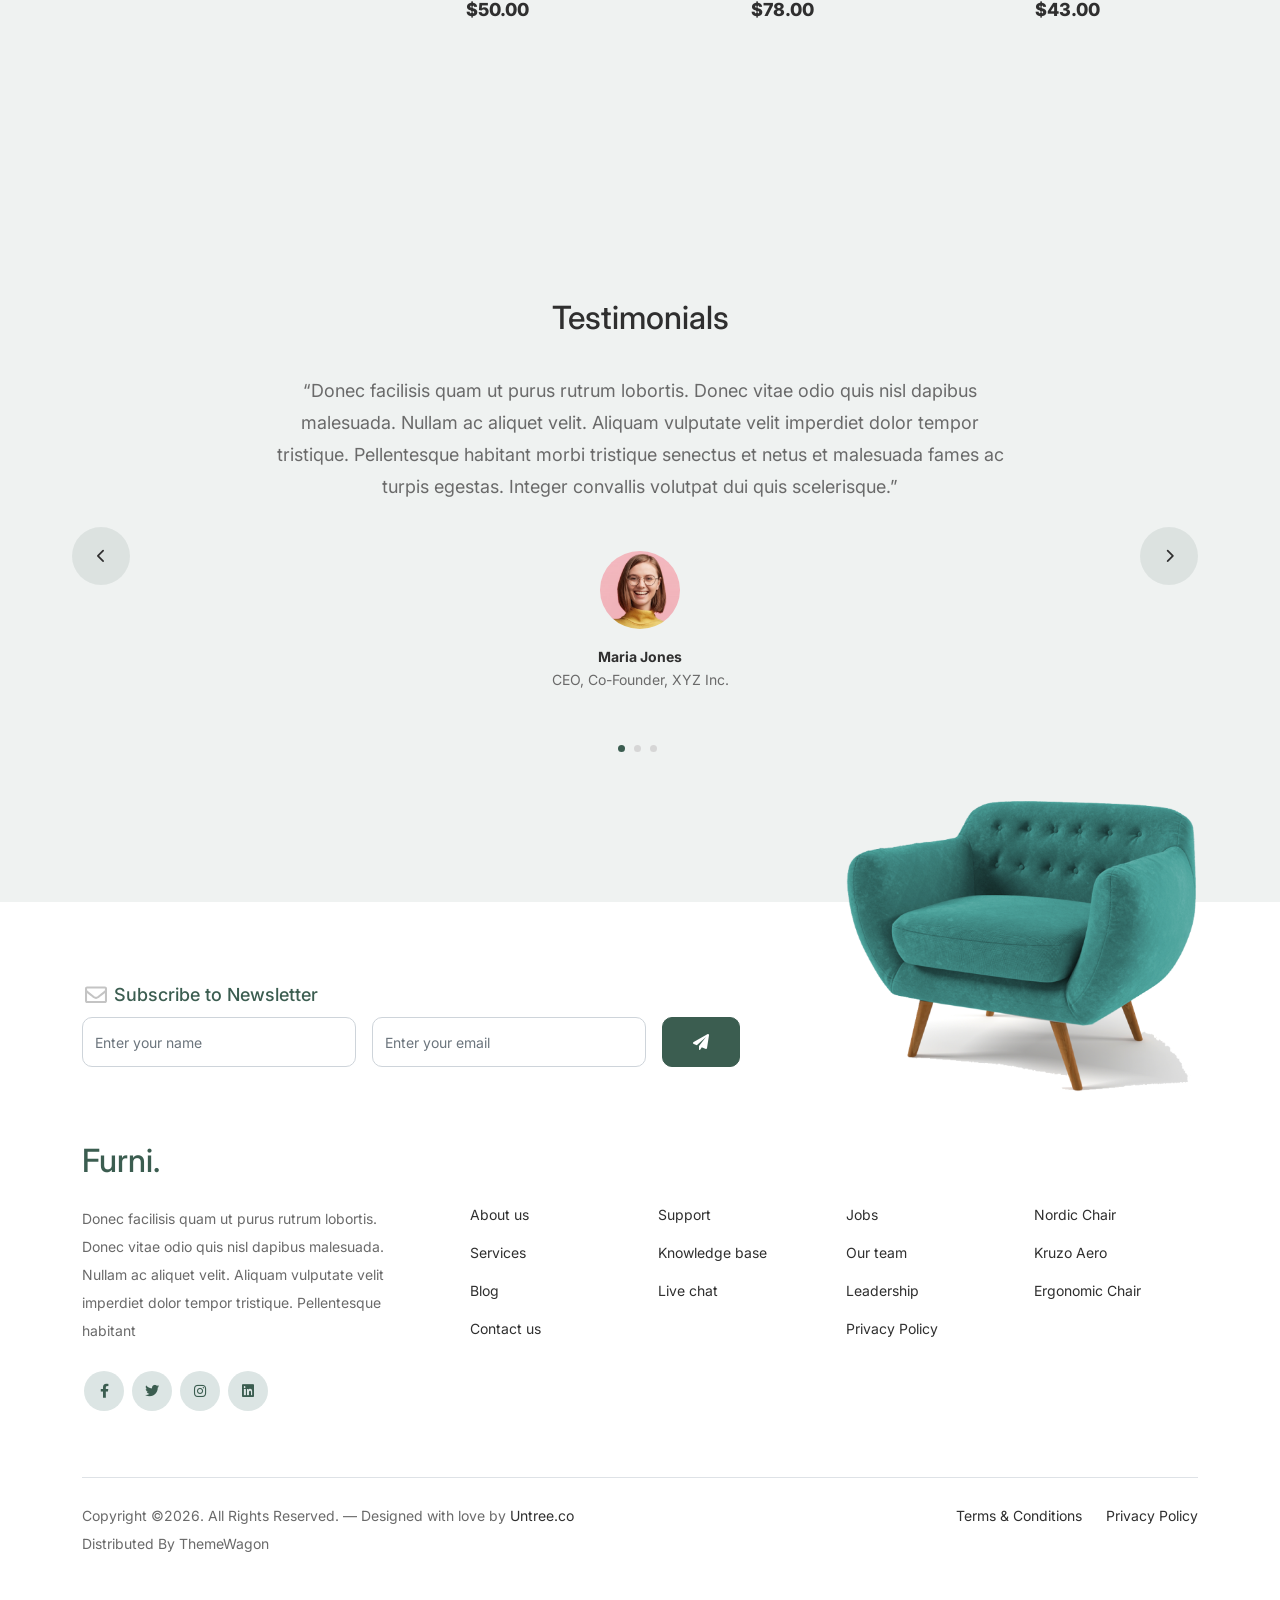
<file: BTLW/wwwroot/furni-1.0.0/services.html>
<!-- /*
* Bootstrap 5
* Template Name: Furni
* Template Author: Untree.co
* Template URI: https://untree.co/
* License: https://creativecommons.org/licenses/by/3.0/
*/ -->
<!doctype html>
<html lang="en">
<head>
  <meta charset="utf-8">
  <meta name="viewport" content="width=device-width, initial-scale=1, shrink-to-fit=no">
  <meta name="author" content="Untree.co">
  <link rel="shortcut icon" href="favicon.png">

  <meta name="description" content="" />
  <meta name="keywords" content="bootstrap, bootstrap4" />

		<!-- Bootstrap CSS -->
		<link href="css/bootstrap.min.css" rel="stylesheet">
		<link href="https://cdnjs.cloudflare.com/ajax/libs/font-awesome/6.0.0-beta3/css/all.min.css" rel="stylesheet">
		<link href="css/tiny-slider.css" rel="stylesheet">
		<link href="css/style.css" rel="stylesheet">
		<title>Furni Free Bootstrap 5 Template for Furniture and Interior Design Websites by Untree.co </title>
	</head>

	<body>

		<!-- Start Header/Navigation -->
		<nav class="custom-navbar navbar navbar navbar-expand-md navbar-dark bg-dark" arial-label="Furni navigation bar">

			<div class="container">
				<a class="navbar-brand" href="index.html">Furni<span>.</span></a>

				<button class="navbar-toggler" type="button" data-bs-toggle="collapse" data-bs-target="#navbarsFurni" aria-controls="navbarsFurni" aria-expanded="false" aria-label="Toggle navigation">
					<span class="navbar-toggler-icon"></span>
				</button>

				<div class="collapse navbar-collapse" id="navbarsFurni">
					<ul class="custom-navbar-nav navbar-nav ms-auto mb-2 mb-md-0">
						<li class="nav-item">
							<a class="nav-link" href="index.html">Home</a>
						</li>
						<li><a class="nav-link" href="shop.html">Shop</a></li>
						<li><a class="nav-link" href="about.html">About us</a></li>
						<li class="active"><a class="nav-link" href="services.html">Services</a></li>
						<li><a class="nav-link" href="blog.html">Blog</a></li>
						<li><a class="nav-link" href="contact.html">Contact us</a></li>
					</ul>

					<ul class="custom-navbar-cta navbar-nav mb-2 mb-md-0 ms-5">
						<li><a class="nav-link" href="#"><img src="images/user.svg"></a></li>
						<li><a class="nav-link" href="cart.html"><img src="images/cart.svg"></a></li>
					</ul>
				</div>
			</div>
				
		</nav>
		<!-- End Header/Navigation -->

		<!-- Start Hero Section -->
			<div class="hero">
				<div class="container">
					<div class="row justify-content-between">
						<div class="col-lg-5">
							<div class="intro-excerpt">
								<h1>Services</h1>
								<p class="mb-4">Donec vitae odio quis nisl dapibus malesuada. Nullam ac aliquet velit. Aliquam vulputate velit imperdiet dolor tempor tristique.</p>
								<p><a href="" class="btn btn-secondary me-2">Shop Now</a><a href="#" class="btn btn-white-outline">Explore</a></p>
							</div>
						</div>
						<div class="col-lg-7">
							<div class="hero-img-wrap">
								<img src="images/couch.png" class="img-fluid">
							</div>
						</div>
					</div>
				</div>
			</div>
		<!-- End Hero Section -->

		

		<!-- Start Why Choose Us Section -->
		<div class="why-choose-section">
			<div class="container">
				
				
				<div class="row my-5">
					<div class="col-6 col-md-6 col-lg-3 mb-4">
						<div class="feature">
							<div class="icon">
								<img src="images/truck.svg" alt="Image" class="imf-fluid">
							</div>
							<h3>Fast &amp; Free Shipping</h3>
							<p>Donec vitae odio quis nisl dapibus malesuada. Nullam ac aliquet velit. Aliquam vulputate.</p>
						</div>
					</div>

					<div class="col-6 col-md-6 col-lg-3 mb-4">
						<div class="feature">
							<div class="icon">
								<img src="images/bag.svg" alt="Image" class="imf-fluid">
							</div>
							<h3>Easy to Shop</h3>
							<p>Donec vitae odio quis nisl dapibus malesuada. Nullam ac aliquet velit. Aliquam vulputate.</p>
						</div>
					</div>

					<div class="col-6 col-md-6 col-lg-3 mb-4">
						<div class="feature">
							<div class="icon">
								<img src="images/support.svg" alt="Image" class="imf-fluid">
							</div>
							<h3>24/7 Support</h3>
							<p>Donec vitae odio quis nisl dapibus malesuada. Nullam ac aliquet velit. Aliquam vulputate.</p>
						</div>
					</div>

					<div class="col-6 col-md-6 col-lg-3 mb-4">
						<div class="feature">
							<div class="icon">
								<img src="images/return.svg" alt="Image" class="imf-fluid">
							</div>
							<h3>Hassle Free Returns</h3>
							<p>Donec vitae odio quis nisl dapibus malesuada. Nullam ac aliquet velit. Aliquam vulputate.</p>
						</div>
					</div>

					<div class="col-6 col-md-6 col-lg-3 mb-4">
						<div class="feature">
							<div class="icon">
								<img src="images/truck.svg" alt="Image" class="imf-fluid">
							</div>
							<h3>Fast &amp; Free Shipping</h3>
							<p>Donec vitae odio quis nisl dapibus malesuada. Nullam ac aliquet velit. Aliquam vulputate.</p>
						</div>
					</div>

					<div class="col-6 col-md-6 col-lg-3 mb-4">
						<div class="feature">
							<div class="icon">
								<img src="images/bag.svg" alt="Image" class="imf-fluid">
							</div>
							<h3>Easy to Shop</h3>
							<p>Donec vitae odio quis nisl dapibus malesuada. Nullam ac aliquet velit. Aliquam vulputate.</p>
						</div>
					</div>

					<div class="col-6 col-md-6 col-lg-3 mb-4">
						<div class="feature">
							<div class="icon">
								<img src="images/support.svg" alt="Image" class="imf-fluid">
							</div>
							<h3>24/7 Support</h3>
							<p>Donec vitae odio quis nisl dapibus malesuada. Nullam ac aliquet velit. Aliquam vulputate.</p>
						</div>
					</div>

					<div class="col-6 col-md-6 col-lg-3 mb-4">
						<div class="feature">
							<div class="icon">
								<img src="images/return.svg" alt="Image" class="imf-fluid">
							</div>
							<h3>Hassle Free Returns</h3>
							<p>Donec vitae odio quis nisl dapibus malesuada. Nullam ac aliquet velit. Aliquam vulputate.</p>
						</div>
					</div>

				</div>
			
			</div>
		</div>
		<!-- End Why Choose Us Section -->

		<!-- Start Product Section -->
		<div class="product-section pt-0">
			<div class="container">
				<div class="row">

					<!-- Start Column 1 -->
					<div class="col-md-12 col-lg-3 mb-5 mb-lg-0">
						<h2 class="mb-4 section-title">Crafted with excellent material.</h2>
						<p class="mb-4">Donec vitae odio quis nisl dapibus malesuada. Nullam ac aliquet velit. Aliquam vulputate velit imperdiet dolor tempor tristique. </p>
						<p><a href="#" class="btn">Explore</a></p>
					</div> 
					<!-- End Column 1 -->

					<!-- Start Column 2 -->
					<div class="col-12 col-md-4 col-lg-3 mb-5 mb-md-0">
						<a class="product-item" href="#">
							<img src="images/product-1.png" class="img-fluid product-thumbnail">
							<h3 class="product-title">Nordic Chair</h3>
							<strong class="product-price">$50.00</strong>

							<span class="icon-cross">
								<img src="images/cross.svg" class="img-fluid">
							</span>
						</a>
					</div> 
					<!-- End Column 2 -->

					<!-- Start Column 3 -->
					<div class="col-12 col-md-4 col-lg-3 mb-5 mb-md-0">
						<a class="product-item" href="#">
							<img src="images/product-2.png" class="img-fluid product-thumbnail">
							<h3 class="product-title">Kruzo Aero Chair</h3>
							<strong class="product-price">$78.00</strong>

							<span class="icon-cross">
								<img src="images/cross.svg" class="img-fluid">
							</span>
						</a>
					</div>
					<!-- End Column 3 -->

					<!-- Start Column 4 -->
					<div class="col-12 col-md-4 col-lg-3 mb-5 mb-md-0">
						<a class="product-item" href="#">
							<img src="images/product-3.png" class="img-fluid product-thumbnail">
							<h3 class="product-title">Ergonomic Chair</h3>
							<strong class="product-price">$43.00</strong>

							<span class="icon-cross">
								<img src="images/cross.svg" class="img-fluid">
							</span>
						</a>
					</div>
					<!-- End Column 4 -->

				</div>
			</div>
		</div>
		<!-- End Product Section -->

		

		<!-- Start Testimonial Slider -->
		<div class="testimonial-section before-footer-section">
			<div class="container">
				<div class="row">
					<div class="col-lg-7 mx-auto text-center">
						<h2 class="section-title">Testimonials</h2>
					</div>
				</div>

				<div class="row justify-content-center">
					<div class="col-lg-12">
						<div class="testimonial-slider-wrap text-center">

							<div id="testimonial-nav">
								<span class="prev" data-controls="prev"><span class="fa fa-chevron-left"></span></span>
								<span class="next" data-controls="next"><span class="fa fa-chevron-right"></span></span>
							</div>

							<div class="testimonial-slider">
								
								<div class="item">
									<div class="row justify-content-center">
										<div class="col-lg-8 mx-auto">

											<div class="testimonial-block text-center">
												<blockquote class="mb-5">
													<p>&ldquo;Donec facilisis quam ut purus rutrum lobortis. Donec vitae odio quis nisl dapibus malesuada. Nullam ac aliquet velit. Aliquam vulputate velit imperdiet dolor tempor tristique. Pellentesque habitant morbi tristique senectus et netus et malesuada fames ac turpis egestas. Integer convallis volutpat dui quis scelerisque.&rdquo;</p>
												</blockquote>

												<div class="author-info">
													<div class="author-pic">
														<img src="images/person-1.png" alt="Maria Jones" class="img-fluid">
													</div>
													<h3 class="font-weight-bold">Maria Jones</h3>
													<span class="position d-block mb-3">CEO, Co-Founder, XYZ Inc.</span>
												</div>
											</div>

										</div>
									</div>
								</div> 
								<!-- END item -->

								<div class="item">
									<div class="row justify-content-center">
										<div class="col-lg-8 mx-auto">

											<div class="testimonial-block text-center">
												<blockquote class="mb-5">
													<p>&ldquo;Donec facilisis quam ut purus rutrum lobortis. Donec vitae odio quis nisl dapibus malesuada. Nullam ac aliquet velit. Aliquam vulputate velit imperdiet dolor tempor tristique. Pellentesque habitant morbi tristique senectus et netus et malesuada fames ac turpis egestas. Integer convallis volutpat dui quis scelerisque.&rdquo;</p>
												</blockquote>

												<div class="author-info">
													<div class="author-pic">
														<img src="images/person-1.png" alt="Maria Jones" class="img-fluid">
													</div>
													<h3 class="font-weight-bold">Maria Jones</h3>
													<span class="position d-block mb-3">CEO, Co-Founder, XYZ Inc.</span>
												</div>
											</div>

										</div>
									</div>
								</div> 
								<!-- END item -->

								<div class="item">
									<div class="row justify-content-center">
										<div class="col-lg-8 mx-auto">

											<div class="testimonial-block text-center">
												<blockquote class="mb-5">
													<p>&ldquo;Donec facilisis quam ut purus rutrum lobortis. Donec vitae odio quis nisl dapibus malesuada. Nullam ac aliquet velit. Aliquam vulputate velit imperdiet dolor tempor tristique. Pellentesque habitant morbi tristique senectus et netus et malesuada fames ac turpis egestas. Integer convallis volutpat dui quis scelerisque.&rdquo;</p>
												</blockquote>

												<div class="author-info">
													<div class="author-pic">
														<img src="images/person-1.png" alt="Maria Jones" class="img-fluid">
													</div>
													<h3 class="font-weight-bold">Maria Jones</h3>
													<span class="position d-block mb-3">CEO, Co-Founder, XYZ Inc.</span>
												</div>
											</div>

										</div>
									</div>
								</div> 
								<!-- END item -->

							</div>

						</div>
					</div>
				</div>
			</div>
		</div>
		<!-- End Testimonial Slider -->

		

		<!-- Start Footer Section -->
		<footer class="footer-section">
			<div class="container relative">

				<div class="sofa-img">
					<img src="images/sofa.png" alt="Image" class="img-fluid">
				</div>

				<div class="row">
					<div class="col-lg-8">
						<div class="subscription-form">
							<h3 class="d-flex align-items-center"><span class="me-1"><img src="images/envelope-outline.svg" alt="Image" class="img-fluid"></span><span>Subscribe to Newsletter</span></h3>

							<form action="#" class="row g-3">
								<div class="col-auto">
									<input type="text" class="form-control" placeholder="Enter your name">
								</div>
								<div class="col-auto">
									<input type="email" class="form-control" placeholder="Enter your email">
								</div>
								<div class="col-auto">
									<button class="btn btn-primary">
										<span class="fa fa-paper-plane"></span>
									</button>
								</div>
							</form>

						</div>
					</div>
				</div>

				<div class="row g-5 mb-5">
					<div class="col-lg-4">
						<div class="mb-4 footer-logo-wrap"><a href="#" class="footer-logo">Furni<span>.</span></a></div>
						<p class="mb-4">Donec facilisis quam ut purus rutrum lobortis. Donec vitae odio quis nisl dapibus malesuada. Nullam ac aliquet velit. Aliquam vulputate velit imperdiet dolor tempor tristique. Pellentesque habitant</p>

						<ul class="list-unstyled custom-social">
							<li><a href="#"><span class="fa fa-brands fa-facebook-f"></span></a></li>
							<li><a href="#"><span class="fa fa-brands fa-twitter"></span></a></li>
							<li><a href="#"><span class="fa fa-brands fa-instagram"></span></a></li>
							<li><a href="#"><span class="fa fa-brands fa-linkedin"></span></a></li>
						</ul>
					</div>

					<div class="col-lg-8">
						<div class="row links-wrap">
							<div class="col-6 col-sm-6 col-md-3">
								<ul class="list-unstyled">
									<li><a href="#">About us</a></li>
									<li><a href="#">Services</a></li>
									<li><a href="#">Blog</a></li>
									<li><a href="#">Contact us</a></li>
								</ul>
							</div>

							<div class="col-6 col-sm-6 col-md-3">
								<ul class="list-unstyled">
									<li><a href="#">Support</a></li>
									<li><a href="#">Knowledge base</a></li>
									<li><a href="#">Live chat</a></li>
								</ul>
							</div>

							<div class="col-6 col-sm-6 col-md-3">
								<ul class="list-unstyled">
									<li><a href="#">Jobs</a></li>
									<li><a href="#">Our team</a></li>
									<li><a href="#">Leadership</a></li>
									<li><a href="#">Privacy Policy</a></li>
								</ul>
							</div>

							<div class="col-6 col-sm-6 col-md-3">
								<ul class="list-unstyled">
									<li><a href="#">Nordic Chair</a></li>
									<li><a href="#">Kruzo Aero</a></li>
									<li><a href="#">Ergonomic Chair</a></li>
								</ul>
							</div>
						</div>
					</div>

				</div>

				<div class="border-top copyright">
					<div class="row pt-4">
						<div class="col-lg-6">
							<p class="mb-2 text-center text-lg-start">Copyright &copy;<script>document.write(new Date().getFullYear());</script>. All Rights Reserved. &mdash; Designed with love by <a href="https://untree.co">Untree.co</a> Distributed By <a hreff="https://themewagon.com">ThemeWagon</a> <!-- License information: https://untree.co/license/ -->
            </p>
						</div>

						<div class="col-lg-6 text-center text-lg-end">
							<ul class="list-unstyled d-inline-flex ms-auto">
								<li class="me-4"><a href="#">Terms &amp; Conditions</a></li>
								<li><a href="#">Privacy Policy</a></li>
							</ul>
						</div>

					</div>
				</div>

			</div>
		</footer>
		<!-- End Footer Section -->	


		<script src="js/bootstrap.bundle.min.js"></script>
		<script src="js/tiny-slider.js"></script>
		<script src="js/custom.js"></script>
	</body>

</html>
</file>
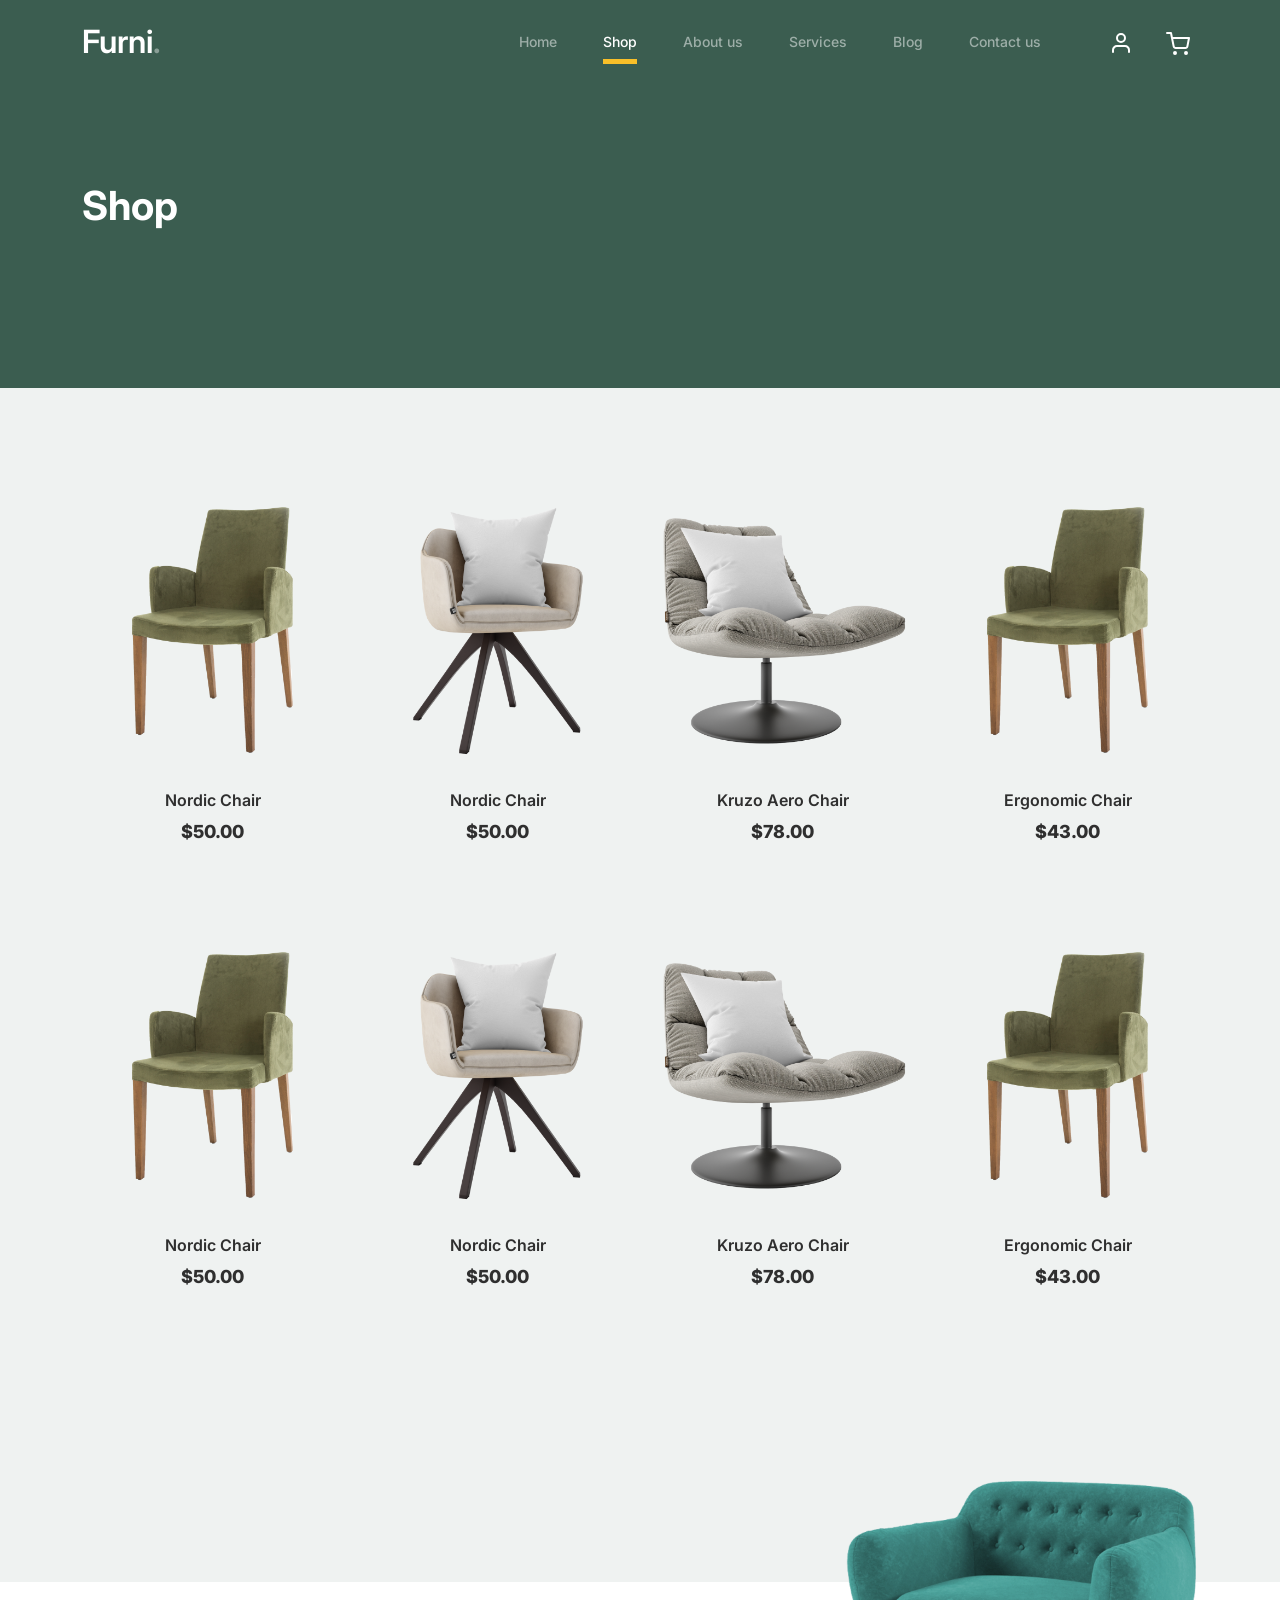
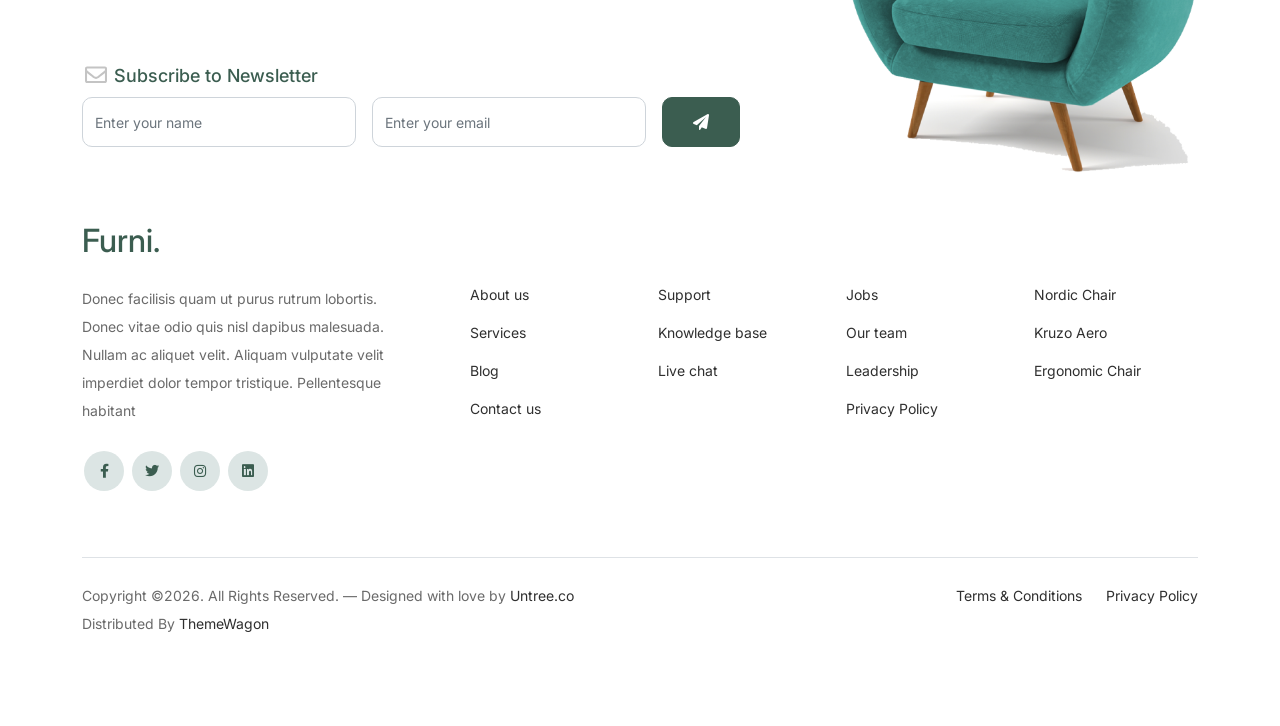
<file: BTLW/wwwroot/furni-1.0.0/shop.html>
<!-- /*
* Bootstrap 5
* Template Name: Furni
* Template Author: Untree.co
* Template URI: https://untree.co/
* License: https://creativecommons.org/licenses/by/3.0/
*/ -->
<!doctype html>
<html lang="en">
<head>
  <meta charset="utf-8">
  <meta name="viewport" content="width=device-width, initial-scale=1, shrink-to-fit=no">
  <meta name="author" content="Untree.co">
  <link rel="shortcut icon" href="favicon.png">

  <meta name="description" content="" />
  <meta name="keywords" content="bootstrap, bootstrap4" />

		<!-- Bootstrap CSS -->
		<link href="css/bootstrap.min.css" rel="stylesheet">
		<link href="https://cdnjs.cloudflare.com/ajax/libs/font-awesome/6.0.0-beta3/css/all.min.css" rel="stylesheet">
		<link href="css/tiny-slider.css" rel="stylesheet">
		<link href="css/style.css" rel="stylesheet">
		<title>Furni Free Bootstrap 5 Template for Furniture and Interior Design Websites by Untree.co </title>
	</head>

	<body>

		<!-- Start Header/Navigation -->
		<nav class="custom-navbar navbar navbar navbar-expand-md navbar-dark bg-dark" arial-label="Furni navigation bar">

			<div class="container">
				<a class="navbar-brand" href="index.html">Furni<span>.</span></a>

				<button class="navbar-toggler" type="button" data-bs-toggle="collapse" data-bs-target="#navbarsFurni" aria-controls="navbarsFurni" aria-expanded="false" aria-label="Toggle navigation">
					<span class="navbar-toggler-icon"></span>
				</button>

				<div class="collapse navbar-collapse" id="navbarsFurni">
					<ul class="custom-navbar-nav navbar-nav ms-auto mb-2 mb-md-0">
						<li class="nav-item ">
							<a class="nav-link" href="index.html">Home</a>
						</li>
						<li class="active"><a class="nav-link" href="shop.html">Shop</a></li>
						<li><a class="nav-link" href="about.html">About us</a></li>
						<li><a class="nav-link" href="services.html">Services</a></li>
						<li><a class="nav-link" href="blog.html">Blog</a></li>
						<li><a class="nav-link" href="contact.html">Contact us</a></li>
					</ul>

					<ul class="custom-navbar-cta navbar-nav mb-2 mb-md-0 ms-5">
						<li><a class="nav-link" href="#"><img src="images/user.svg"></a></li>
						<li><a class="nav-link" href="cart.html"><img src="images/cart.svg"></a></li>
					</ul>
				</div>
			</div>
				
		</nav>
		<!-- End Header/Navigation -->

		<!-- Start Hero Section -->
			<div class="hero">
				<div class="container">
					<div class="row justify-content-between">
						<div class="col-lg-5">
							<div class="intro-excerpt">
								<h1>Shop</h1>
							</div>
						</div>
						<div class="col-lg-7">
							
						</div>
					</div>
				</div>
			</div>
		<!-- End Hero Section -->

		

		<div class="untree_co-section product-section before-footer-section">
		    <div class="container">
		      	<div class="row">

		      		<!-- Start Column 1 -->
					<div class="col-12 col-md-4 col-lg-3 mb-5">
						<a class="product-item" href="#">
							<img src="images/product-3.png" class="img-fluid product-thumbnail">
							<h3 class="product-title">Nordic Chair</h3>
							<strong class="product-price">$50.00</strong>

							<span class="icon-cross">
								<img src="images/cross.svg" class="img-fluid">
							</span>
						</a>
					</div> 
					<!-- End Column 1 -->
						
					<!-- Start Column 2 -->
					<div class="col-12 col-md-4 col-lg-3 mb-5">
						<a class="product-item" href="#">
							<img src="images/product-1.png" class="img-fluid product-thumbnail">
							<h3 class="product-title">Nordic Chair</h3>
							<strong class="product-price">$50.00</strong>

							<span class="icon-cross">
								<img src="images/cross.svg" class="img-fluid">
							</span>
						</a>
					</div> 
					<!-- End Column 2 -->

					<!-- Start Column 3 -->
					<div class="col-12 col-md-4 col-lg-3 mb-5">
						<a class="product-item" href="#">
							<img src="images/product-2.png" class="img-fluid product-thumbnail">
							<h3 class="product-title">Kruzo Aero Chair</h3>
							<strong class="product-price">$78.00</strong>

							<span class="icon-cross">
								<img src="images/cross.svg" class="img-fluid">
							</span>
						</a>
					</div>
					<!-- End Column 3 -->

					<!-- Start Column 4 -->
					<div class="col-12 col-md-4 col-lg-3 mb-5">
						<a class="product-item" href="#">
							<img src="images/product-3.png" class="img-fluid product-thumbnail">
							<h3 class="product-title">Ergonomic Chair</h3>
							<strong class="product-price">$43.00</strong>

							<span class="icon-cross">
								<img src="images/cross.svg" class="img-fluid">
							</span>
						</a>
					</div>
					<!-- End Column 4 -->


					<!-- Start Column 1 -->
					<div class="col-12 col-md-4 col-lg-3 mb-5">
						<a class="product-item" href="#">
							<img src="images/product-3.png" class="img-fluid product-thumbnail">
							<h3 class="product-title">Nordic Chair</h3>
							<strong class="product-price">$50.00</strong>

							<span class="icon-cross">
								<img src="images/cross.svg" class="img-fluid">
							</span>
						</a>
					</div> 
					<!-- End Column 1 -->
						
					<!-- Start Column 2 -->
					<div class="col-12 col-md-4 col-lg-3 mb-5">
						<a class="product-item" href="#">
							<img src="images/product-1.png" class="img-fluid product-thumbnail">
							<h3 class="product-title">Nordic Chair</h3>
							<strong class="product-price">$50.00</strong>

							<span class="icon-cross">
								<img src="images/cross.svg" class="img-fluid">
							</span>
						</a>
					</div> 
					<!-- End Column 2 -->

					<!-- Start Column 3 -->
					<div class="col-12 col-md-4 col-lg-3 mb-5">
						<a class="product-item" href="#">
							<img src="images/product-2.png" class="img-fluid product-thumbnail">
							<h3 class="product-title">Kruzo Aero Chair</h3>
							<strong class="product-price">$78.00</strong>

							<span class="icon-cross">
								<img src="images/cross.svg" class="img-fluid">
							</span>
						</a>
					</div>
					<!-- End Column 3 -->

					<!-- Start Column 4 -->
					<div class="col-12 col-md-4 col-lg-3 mb-5">
						<a class="product-item" href="#">
							<img src="images/product-3.png" class="img-fluid product-thumbnail">
							<h3 class="product-title">Ergonomic Chair</h3>
							<strong class="product-price">$43.00</strong>

							<span class="icon-cross">
								<img src="images/cross.svg" class="img-fluid">
							</span>
						</a>
					</div>
					<!-- End Column 4 -->

		      	</div>
		    </div>
		</div>


		<!-- Start Footer Section -->
		<footer class="footer-section">
			<div class="container relative">

				<div class="sofa-img">
					<img src="images/sofa.png" alt="Image" class="img-fluid">
				</div>

				<div class="row">
					<div class="col-lg-8">
						<div class="subscription-form">
							<h3 class="d-flex align-items-center"><span class="me-1"><img src="images/envelope-outline.svg" alt="Image" class="img-fluid"></span><span>Subscribe to Newsletter</span></h3>

							<form action="#" class="row g-3">
								<div class="col-auto">
									<input type="text" class="form-control" placeholder="Enter your name">
								</div>
								<div class="col-auto">
									<input type="email" class="form-control" placeholder="Enter your email">
								</div>
								<div class="col-auto">
									<button class="btn btn-primary">
										<span class="fa fa-paper-plane"></span>
									</button>
								</div>
							</form>

						</div>
					</div>
				</div>

				<div class="row g-5 mb-5">
					<div class="col-lg-4">
						<div class="mb-4 footer-logo-wrap"><a href="#" class="footer-logo">Furni<span>.</span></a></div>
						<p class="mb-4">Donec facilisis quam ut purus rutrum lobortis. Donec vitae odio quis nisl dapibus malesuada. Nullam ac aliquet velit. Aliquam vulputate velit imperdiet dolor tempor tristique. Pellentesque habitant</p>

						<ul class="list-unstyled custom-social">
							<li><a href="#"><span class="fa fa-brands fa-facebook-f"></span></a></li>
							<li><a href="#"><span class="fa fa-brands fa-twitter"></span></a></li>
							<li><a href="#"><span class="fa fa-brands fa-instagram"></span></a></li>
							<li><a href="#"><span class="fa fa-brands fa-linkedin"></span></a></li>
						</ul>
					</div>

					<div class="col-lg-8">
						<div class="row links-wrap">
							<div class="col-6 col-sm-6 col-md-3">
								<ul class="list-unstyled">
									<li><a href="#">About us</a></li>
									<li><a href="#">Services</a></li>
									<li><a href="#">Blog</a></li>
									<li><a href="#">Contact us</a></li>
								</ul>
							</div>

							<div class="col-6 col-sm-6 col-md-3">
								<ul class="list-unstyled">
									<li><a href="#">Support</a></li>
									<li><a href="#">Knowledge base</a></li>
									<li><a href="#">Live chat</a></li>
								</ul>
							</div>

							<div class="col-6 col-sm-6 col-md-3">
								<ul class="list-unstyled">
									<li><a href="#">Jobs</a></li>
									<li><a href="#">Our team</a></li>
									<li><a href="#">Leadership</a></li>
									<li><a href="#">Privacy Policy</a></li>
								</ul>
							</div>

							<div class="col-6 col-sm-6 col-md-3">
								<ul class="list-unstyled">
									<li><a href="#">Nordic Chair</a></li>
									<li><a href="#">Kruzo Aero</a></li>
									<li><a href="#">Ergonomic Chair</a></li>
								</ul>
							</div>
						</div>
					</div>

				</div>

				<div class="border-top copyright">
					<div class="row pt-4">
						<div class="col-lg-6">
							<p class="mb-2 text-center text-lg-start">Copyright &copy;<script>document.write(new Date().getFullYear());</script>. All Rights Reserved. &mdash; Designed with love by <a href="https://untree.co">Untree.co</a>  Distributed By <a href="https://themewagon.com">ThemeWagon</a> <!-- License information: https://untree.co/license/ -->
            </p>
						</div>

						<div class="col-lg-6 text-center text-lg-end">
							<ul class="list-unstyled d-inline-flex ms-auto">
								<li class="me-4"><a href="#">Terms &amp; Conditions</a></li>
								<li><a href="#">Privacy Policy</a></li>
							</ul>
						</div>

					</div>
				</div>

			</div>
		</footer>
		<!-- End Footer Section -->	


		<script src="js/bootstrap.bundle.min.js"></script>
		<script src="js/tiny-slider.js"></script>
		<script src="js/custom.js"></script>
	</body>

</html>
</file>
<file: BTLW/wwwroot/AdminLayout/assets/vendors/css/vendor.bundle.base.css>
/*
 * Container style
 */
.ps {
  overflow: hidden !important;
  overflow-anchor: none;
  -ms-overflow-style: none;
  touch-action: auto;
  -ms-touch-action: auto;
}

/*
 * Scrollbar rail styles
 */
.ps__rail-x {
  display: none;
  opacity: 0;
  transition: background-color .2s linear, opacity .2s linear;
  -webkit-transition: background-color .2s linear, opacity .2s linear;
  height: 15px;
  /* there must be 'bottom' or 'top' for ps__rail-x */
  bottom: 0px;
  /* please don't change 'position' */
  position: absolute;
}

.ps__rail-y {
  display: none;
  opacity: 0;
  transition: background-color .2s linear, opacity .2s linear;
  -webkit-transition: background-color .2s linear, opacity .2s linear;
  width: 15px;
  /* there must be 'right' or 'left' for ps__rail-y */
  right: 0;
  /* please don't change 'position' */
  position: absolute;
}

.ps--active-x > .ps__rail-x,
.ps--active-y > .ps__rail-y {
  display: block;
  background-color: transparent;
}

.ps:hover > .ps__rail-x,
.ps:hover > .ps__rail-y,
.ps--focus > .ps__rail-x,
.ps--focus > .ps__rail-y,
.ps--scrolling-x > .ps__rail-x,
.ps--scrolling-y > .ps__rail-y {
  opacity: 0.6;
}

.ps .ps__rail-x:hover,
.ps .ps__rail-y:hover,
.ps .ps__rail-x:focus,
.ps .ps__rail-y:focus,
.ps .ps__rail-x.ps--clicking,
.ps .ps__rail-y.ps--clicking {
  background-color: #eee;
  opacity: 0.9;
}

/*
 * Scrollbar thumb styles
 */
.ps__thumb-x {
  background-color: #aaa;
  border-radius: 6px;
  transition: background-color .2s linear, height .2s ease-in-out;
  -webkit-transition: background-color .2s linear, height .2s ease-in-out;
  height: 6px;
  /* there must be 'bottom' for ps__thumb-x */
  bottom: 2px;
  /* please don't change 'position' */
  position: absolute;
}

.ps__thumb-y {
  background-color: #aaa;
  border-radius: 6px;
  transition: background-color .2s linear, width .2s ease-in-out;
  -webkit-transition: background-color .2s linear, width .2s ease-in-out;
  width: 6px;
  /* there must be 'right' for ps__thumb-y */
  right: 2px;
  /* please don't change 'position' */
  position: absolute;
}

.ps__rail-x:hover > .ps__thumb-x,
.ps__rail-x:focus > .ps__thumb-x,
.ps__rail-x.ps--clicking .ps__thumb-x {
  background-color: #999;
  height: 11px;
}

.ps__rail-y:hover > .ps__thumb-y,
.ps__rail-y:focus > .ps__thumb-y,
.ps__rail-y.ps--clicking .ps__thumb-y {
  background-color: #999;
  width: 11px;
}

/* MS supports */
@supports (-ms-overflow-style: none) {
  .ps {
    overflow: auto !important;
  }
}

@media screen and (-ms-high-contrast: active), (-ms-high-contrast: none) {
  .ps {
    overflow: auto !important;
  }
}
</file>
<file: BTLW/wwwroot/furni-1.0.0/css/tiny-slider.css>
.tns-outer{padding:0 !important}.tns-outer [hidden]{display:none !important}.tns-outer [aria-controls],.tns-outer [data-action]{cursor:pointer}.tns-slider{-webkit-transition:all 0s;-moz-transition:all 0s;transition:all 0s}.tns-slider>.tns-item{-webkit-box-sizing:border-box;-moz-box-sizing:border-box;box-sizing:border-box}.tns-horizontal.tns-subpixel{white-space:nowrap}.tns-horizontal.tns-subpixel>.tns-item{display:inline-block;vertical-align:top;white-space:normal}.tns-horizontal.tns-no-subpixel:after{content:'';display:table;clear:both}.tns-horizontal.tns-no-subpixel>.tns-item{float:left}.tns-horizontal.tns-carousel.tns-no-subpixel>.tns-item{margin-right:-100%}.tns-no-calc{position:relative;left:0}.tns-gallery{position:relative;left:0;min-height:1px}.tns-gallery>.tns-item{position:absolute;left:-100%;-webkit-transition:transform 0s, opacity 0s;-moz-transition:transform 0s, opacity 0s;transition:transform 0s, opacity 0s}.tns-gallery>.tns-slide-active{position:relative;left:auto !important}.tns-gallery>.tns-moving{-webkit-transition:all 0.25s;-moz-transition:all 0.25s;transition:all 0.25s}.tns-autowidth{display:inline-block}.tns-lazy-img{-webkit-transition:opacity 0.6s;-moz-transition:opacity 0.6s;transition:opacity 0.6s;opacity:0.6}.tns-lazy-img.tns-complete{opacity:1}.tns-ah{-webkit-transition:height 0s;-moz-transition:height 0s;transition:height 0s}.tns-ovh{overflow:hidden}.tns-visually-hidden{position:absolute;left:-10000em}.tns-transparent{opacity:0;visibility:hidden}.tns-fadeIn{opacity:1;filter:alpha(opacity=100);z-index:0}.tns-normal,.tns-fadeOut{opacity:0;filter:alpha(opacity=0);z-index:-1}.tns-vpfix{white-space:nowrap}.tns-vpfix>div,.tns-vpfix>li{display:inline-block}.tns-t-subp2{margin:0 auto;width:310px;position:relative;height:10px;overflow:hidden}.tns-t-ct{width:2333.3333333%;width:-webkit-calc(100% * 70 / 3);width:-moz-calc(100% * 70 / 3);width:calc(100% * 70 / 3);position:absolute;right:0}.tns-t-ct:after{content:'';display:table;clear:both}.tns-t-ct>div{width:1.4285714%;width:-webkit-calc(100% / 70);width:-moz-calc(100% / 70);width:calc(100% / 70);height:10px;float:left}

/*# sourceMappingURL=sourcemaps/tiny-slider.css.map */
</file>
<file: BTLW/wwwroot/furni-1.0.0/css/style.css>
/*
* Template Name: UntreeStore
* Template Author: Untree.co
* Author URI: https://untree.co/
* License: https://creativecommons.org/licenses/by/3.0/
*/
@import url("https://fonts.googleapis.com/css2?family=Inter:wght@400;500;600;700;800&display=swap");
body {
  overflow-x: hidden;
  position: relative; }

body {
  font-family: "Inter", sans-serif;
  font-weight: 400;
  line-height: 28px;
  color: #6a6a6a;
  font-size: 14px;
  background-color: #eff2f1; }

a {
  text-decoration: none;
  -webkit-transition: .3s all ease;
  -o-transition: .3s all ease;
  transition: .3s all ease;
  color: #2f2f2f;
  text-decoration: underline; }
  a:hover {
    color: #2f2f2f;
    text-decoration: none; }
  a.more {
    font-weight: 600; }

.custom-navbar {
  background: #3b5d50 !important;
  padding-top: 20px;
  padding-bottom: 20px; }
  .custom-navbar .navbar-brand {
    font-size: 32px;
    font-weight: 600; }
    .custom-navbar .navbar-brand > span {
      opacity: .4; }
  .custom-navbar .navbar-toggler {
    border-color: transparent; }
    .custom-navbar .navbar-toggler:active, .custom-navbar .navbar-toggler:focus {
      -webkit-box-shadow: none;
      box-shadow: none;
      outline: none; }
  @media (min-width: 992px) {
    .custom-navbar .custom-navbar-nav li {
      margin-left: 15px;
      margin-right: 15px; } }
  .custom-navbar .custom-navbar-nav li a {
    font-weight: 500;
    color: #ffffff !important;
    opacity: .5;
    -webkit-transition: .3s all ease;
    -o-transition: .3s all ease;
    transition: .3s all ease;
    position: relative; }
    @media (min-width: 768px) {
      .custom-navbar .custom-navbar-nav li a:before {
        content: "";
        position: absolute;
        bottom: 0;
        left: 8px;
        right: 8px;
        background: #f9bf29;
        height: 5px;
        opacity: 1;
        visibility: visible;
        width: 0;
        -webkit-transition: .15s all ease-out;
        -o-transition: .15s all ease-out;
        transition: .15s all ease-out; } }
    .custom-navbar .custom-navbar-nav li a:hover {
      opacity: 1; }
      .custom-navbar .custom-navbar-nav li a:hover:before {
        width: calc(100% - 16px); }
  .custom-navbar .custom-navbar-nav li.active a {
    opacity: 1; }
    .custom-navbar .custom-navbar-nav li.active a:before {
      width: calc(100% - 16px); }
  .custom-navbar .custom-navbar-cta {
    margin-left: 0 !important;
    -webkit-box-orient: horizontal;
    -webkit-box-direction: normal;
    -ms-flex-direction: row;
    flex-direction: row; }
    @media (min-width: 768px) {
      .custom-navbar .custom-navbar-cta {
        margin-left: 40px !important; } }
    .custom-navbar .custom-navbar-cta li {
      margin-left: 0px;
      margin-right: 0px; }
      .custom-navbar .custom-navbar-cta li:first-child {
        margin-right: 20px; }

.hero {
  background: #3b5d50;
  padding: calc(4rem - 30px) 0 0rem 0; }
  @media (min-width: 768px) {
    .hero {
      padding: calc(4rem - 30px) 0 4rem 0; } }
  @media (min-width: 992px) {
    .hero {
      padding: calc(8rem - 30px) 0 8rem 0; } }
  .hero .intro-excerpt {
    position: relative;
    z-index: 4; }
    @media (min-width: 992px) {
      .hero .intro-excerpt {
        max-width: 450px; } }
  .hero h1 {
    font-weight: 700;
    color: #ffffff;
    margin-bottom: 30px; }
    @media (min-width: 1400px) {
      .hero h1 {
        font-size: 54px; } }
  .hero p {
    color: rgba(255, 255, 255, 0.5);
    margin-botom: 30px; }
  .hero .hero-img-wrap {
    position: relative; }
    .hero .hero-img-wrap img {
      position: relative;
      top: 0px;
      right: 0px;
      z-index: 2;
      max-width: 780px;
      left: -20px; }
      @media (min-width: 768px) {
        .hero .hero-img-wrap img {
          right: 0px;
          left: -100px; } }
      @media (min-width: 992px) {
        .hero .hero-img-wrap img {
          left: 0px;
          top: -80px;
          position: absolute;
          right: -50px; } }
      @media (min-width: 1200px) {
        .hero .hero-img-wrap img {
          left: 0px;
          top: -80px;
          right: -100px; } }
    .hero .hero-img-wrap:after {
      content: "";
      position: absolute;
      width: 255px;
      height: 217px;
      background-image: url("../images/dots-light.svg");
      background-size: contain;
      background-repeat: no-repeat;
      right: -100px;
      top: -0px; }
      @media (min-width: 1200px) {
        .hero .hero-img-wrap:after {
          top: -40px; } }

.btn {
  font-weight: 600;
  padding: 12px 30px;
  border-radius: 30px;
  color: #ffffff;
  background: #2f2f2f;
  border-color: #2f2f2f; }
  .btn:hover {
    color: #ffffff;
    background: #222222;
    border-color: #222222; }
  .btn:active, .btn:focus {
    outline: none !important;
    -webkit-box-shadow: none;
    box-shadow: none; }
  .btn.btn-primary {
    background: #3b5d50;
    border-color: #3b5d50; }
    .btn.btn-primary:hover {
      background: #314d43;
      border-color: #314d43; }
  .btn.btn-secondary {
    color: #2f2f2f;
    background: #f9bf29;
    border-color: #f9bf29; }
    .btn.btn-secondary:hover {
      background: #f8b810;
      border-color: #f8b810; }
  .btn.btn-white-outline {
    background: transparent;
    border-width: 2px;
    border-color: rgba(255, 255, 255, 0.3); }
    .btn.btn-white-outline:hover {
      border-color: white;
      color: #ffffff; }

.section-title {
  color: #2f2f2f; }

.product-section {
  padding: 7rem 0; }
  .product-section .product-item {
    text-align: center;
    text-decoration: none;
    display: block;
    position: relative;
    padding-bottom: 50px;
    cursor: pointer; }
    .product-section .product-item .product-thumbnail {
      margin-bottom: 30px;
      position: relative;
      top: 0;
      -webkit-transition: .3s all ease;
      -o-transition: .3s all ease;
      transition: .3s all ease; }
    .product-section .product-item h3 {
      font-weight: 600;
      font-size: 16px; }
    .product-section .product-item strong {
      font-weight: 800 !important;
      font-size: 18px !important; }
    .product-section .product-item h3, .product-section .product-item strong {
      color: #2f2f2f;
      text-decoration: none; }
    .product-section .product-item .icon-cross {
      position: absolute;
      width: 35px;
      height: 35px;
      display: inline-block;
      background: #2f2f2f;
      bottom: 15px;
      left: 50%;
      -webkit-transform: translateX(-50%);
      -ms-transform: translateX(-50%);
      transform: translateX(-50%);
      margin-bottom: -17.5px;
      border-radius: 50%;
      opacity: 0;
      visibility: hidden;
      -webkit-transition: .3s all ease;
      -o-transition: .3s all ease;
      transition: .3s all ease; }
      .product-section .product-item .icon-cross img {
        position: absolute;
        left: 50%;
        top: 50%;
        -webkit-transform: translate(-50%, -50%);
        -ms-transform: translate(-50%, -50%);
        transform: translate(-50%, -50%); }
    .product-section .product-item:before {
      bottom: 0;
      left: 0;
      right: 0;
      position: absolute;
      content: "";
      background: #dce5e4;
      height: 0%;
      z-index: -1;
      border-radius: 10px;
      -webkit-transition: .3s all ease;
      -o-transition: .3s all ease;
      transition: .3s all ease; }
    .product-section .product-item:hover .product-thumbnail {
      top: -25px; }
    .product-section .product-item:hover .icon-cross {
      bottom: 0;
      opacity: 1;
      visibility: visible; }
    .product-section .product-item:hover:before {
      height: 70%; }

.why-choose-section {
  padding: 7rem 0; }
  .why-choose-section .img-wrap {
    position: relative; }
    .why-choose-section .img-wrap:before {
      position: absolute;
      content: "";
      width: 255px;
      height: 217px;
      background-image: url("../images/dots-yellow.svg");
      background-repeat: no-repeat;
      background-size: contain;
      -webkit-transform: translate(-40%, -40%);
      -ms-transform: translate(-40%, -40%);
      transform: translate(-40%, -40%);
      z-index: -1; }
    .why-choose-section .img-wrap img {
      border-radius: 20px; }

.feature {
  margin-bottom: 30px; }
  .feature .icon {
    display: inline-block;
    position: relative;
    margin-bottom: 20px; }
    .feature .icon:before {
      content: "";
      width: 33px;
      height: 33px;
      position: absolute;
      background: rgba(59, 93, 80, 0.2);
      border-radius: 50%;
      right: -8px;
      bottom: 0; }
  .feature h3 {
    font-size: 14px;
    color: #2f2f2f; }
  .feature p {
    font-size: 14px;
    line-height: 22px;
    color: #6a6a6a; }

.we-help-section {
  padding: 7rem 0; }
  .we-help-section .imgs-grid {
    display: -ms-grid;
    display: grid;
    -ms-grid-columns: (1fr)[27];
    grid-template-columns: repeat(27, 1fr);
    position: relative; }
    .we-help-section .imgs-grid:before {
      position: absolute;
      content: "";
      width: 255px;
      height: 217px;
      background-image: url("../images/dots-green.svg");
      background-size: contain;
      background-repeat: no-repeat;
      -webkit-transform: translate(-40%, -40%);
      -ms-transform: translate(-40%, -40%);
      transform: translate(-40%, -40%);
      z-index: -1; }
    .we-help-section .imgs-grid .grid {
      position: relative; }
      .we-help-section .imgs-grid .grid img {
        border-radius: 20px;
        max-width: 100%; }
      .we-help-section .imgs-grid .grid.grid-1 {
        -ms-grid-column: 1;
        -ms-grid-column-span: 18;
        grid-column: 1 / span 18;
        -ms-grid-row: 1;
        -ms-grid-row-span: 27;
        grid-row: 1 / span 27; }
      .we-help-section .imgs-grid .grid.grid-2 {
        -ms-grid-column: 19;
        -ms-grid-column-span: 27;
        grid-column: 19 / span 27;
        -ms-grid-row: 1;
        -ms-grid-row-span: 5;
        grid-row: 1 / span 5;
        padding-left: 20px; }
      .we-help-section .imgs-grid .grid.grid-3 {
        -ms-grid-column: 14;
        -ms-grid-column-span: 16;
        grid-column: 14 / span 16;
        -ms-grid-row: 6;
        -ms-grid-row-span: 27;
        grid-row: 6 / span 27;
        padding-top: 20px; }

.custom-list {
  width: 100%; }
  .custom-list li {
    display: inline-block;
    width: calc(50% - 20px);
    margin-bottom: 12px;
    line-height: 1.5;
    position: relative;
    padding-left: 20px; }
    .custom-list li:before {
      content: "";
      width: 8px;
      height: 8px;
      border-radius: 50%;
      border: 2px solid #3b5d50;
      position: absolute;
      left: 0;
      top: 8px; }

.popular-product {
  padding: 0 0 7rem 0; }
  .popular-product .product-item-sm h3 {
    font-size: 14px;
    font-weight: 700;
    color: #2f2f2f; }
  .popular-product .product-item-sm a {
    text-decoration: none;
    color: #2f2f2f;
    -webkit-transition: .3s all ease;
    -o-transition: .3s all ease;
    transition: .3s all ease; }
    .popular-product .product-item-sm a:hover {
      color: rgba(47, 47, 47, 0.5); }
  .popular-product .product-item-sm p {
    line-height: 1.4;
    margin-bottom: 10px;
    font-size: 14px; }
  .popular-product .product-item-sm .thumbnail {
    margin-right: 10px;
    -webkit-box-flex: 0;
    -ms-flex: 0 0 120px;
    flex: 0 0 120px;
    position: relative; }
    .popular-product .product-item-sm .thumbnail:before {
      content: "";
      position: absolute;
      border-radius: 20px;
      background: #dce5e4;
      width: 98px;
      height: 98px;
      top: 50%;
      left: 50%;
      -webkit-transform: translate(-50%, -50%);
      -ms-transform: translate(-50%, -50%);
      transform: translate(-50%, -50%);
      z-index: -1; }

.testimonial-section {
  padding: 3rem 0 7rem 0; }

.testimonial-slider-wrap {
  position: relative; }
  .testimonial-slider-wrap .tns-inner {
    padding-top: 30px; }
  .testimonial-slider-wrap .item .testimonial-block blockquote {
    font-size: 16px; }
    @media (min-width: 768px) {
      .testimonial-slider-wrap .item .testimonial-block blockquote {
        line-height: 32px;
        font-size: 18px; } }
  .testimonial-slider-wrap .item .testimonial-block .author-info .author-pic {
    margin-bottom: 20px; }
    .testimonial-slider-wrap .item .testimonial-block .author-info .author-pic img {
      max-width: 80px;
      border-radius: 50%; }
  .testimonial-slider-wrap .item .testimonial-block .author-info h3 {
    font-size: 14px;
    font-weight: 700;
    color: #2f2f2f;
    margin-bottom: 0; }
  .testimonial-slider-wrap #testimonial-nav {
    position: absolute;
    top: 50%;
    z-index: 99;
    width: 100%;
    display: none; }
    @media (min-width: 768px) {
      .testimonial-slider-wrap #testimonial-nav {
        display: block; } }
    .testimonial-slider-wrap #testimonial-nav > span {
      cursor: pointer;
      position: absolute;
      width: 58px;
      height: 58px;
      line-height: 58px;
      border-radius: 50%;
      background: rgba(59, 93, 80, 0.1);
      color: #2f2f2f;
      -webkit-transition: .3s all ease;
      -o-transition: .3s all ease;
      transition: .3s all ease; }
      .testimonial-slider-wrap #testimonial-nav > span:hover {
        background: #3b5d50;
        color: #ffffff; }
    .testimonial-slider-wrap #testimonial-nav .prev {
      left: -10px; }
    .testimonial-slider-wrap #testimonial-nav .next {
      right: 0; }
  .testimonial-slider-wrap .tns-nav {
    position: absolute;
    bottom: -50px;
    left: 50%;
    -webkit-transform: translateX(-50%);
    -ms-transform: translateX(-50%);
    transform: translateX(-50%); }
    .testimonial-slider-wrap .tns-nav button {
      background: none;
      border: none;
      display: inline-block;
      position: relative;
      width: 0 !important;
      height: 7px !important;
      margin: 2px; }
      .testimonial-slider-wrap .tns-nav button:active, .testimonial-slider-wrap .tns-nav button:focus, .testimonial-slider-wrap .tns-nav button:hover {
        outline: none;
        -webkit-box-shadow: none;
        box-shadow: none;
        background: none; }
      .testimonial-slider-wrap .tns-nav button:before {
        display: block;
        width: 7px;
        height: 7px;
        left: 0;
        top: 0;
        position: absolute;
        content: "";
        border-radius: 50%;
        -webkit-transition: .3s all ease;
        -o-transition: .3s all ease;
        transition: .3s all ease;
        background-color: #d6d6d6; }
      .testimonial-slider-wrap .tns-nav button:hover:before, .testimonial-slider-wrap .tns-nav button.tns-nav-active:before {
        background-color: #3b5d50; }

.before-footer-section {
  padding: 7rem 0 12rem 0 !important; }

.blog-section {
  padding: 7rem 0 12rem 0; }
  .blog-section .post-entry a {
    text-decoration: none; }
  .blog-section .post-entry .post-thumbnail {
    display: block;
    margin-bottom: 20px; }
    .blog-section .post-entry .post-thumbnail img {
      border-radius: 20px;
      -webkit-transition: .3s all ease;
      -o-transition: .3s all ease;
      transition: .3s all ease; }
  .blog-section .post-entry .post-content-entry {
    padding-left: 15px;
    padding-right: 15px; }
    .blog-section .post-entry .post-content-entry h3 {
      font-size: 16px;
      margin-bottom: 0;
      font-weight: 600;
      margin-bottom: 7px; }
    .blog-section .post-entry .post-content-entry .meta {
      font-size: 14px; }
      .blog-section .post-entry .post-content-entry .meta a {
        font-weight: 600; }
  .blog-section .post-entry:hover .post-thumbnail img, .blog-section .post-entry:focus .post-thumbnail img {
    opacity: .7; }

.footer-section {
  padding: 80px 0;
  background: #ffffff; }
  .footer-section .relative {
    position: relative; }
  .footer-section a {
    text-decoration: none;
    color: #2f2f2f;
    -webkit-transition: .3s all ease;
    -o-transition: .3s all ease;
    transition: .3s all ease; }
    .footer-section a:hover {
      color: rgba(47, 47, 47, 0.5); }
  .footer-section .subscription-form {
    margin-bottom: 40px;
    position: relative;
    z-index: 2;
    margin-top: 100px; }
    @media (min-width: 992px) {
      .footer-section .subscription-form {
        margin-top: 0px;
        margin-bottom: 80px; } }
    .footer-section .subscription-form h3 {
      font-size: 18px;
      font-weight: 500;
      color: #3b5d50; }
    .footer-section .subscription-form .form-control {
      height: 50px;
      border-radius: 10px;
      font-family: "Inter", sans-serif; }
      .footer-section .subscription-form .form-control:active, .footer-section .subscription-form .form-control:focus {
        outline: none;
        -webkit-box-shadow: none;
        box-shadow: none;
        border-color: #3b5d50;
        -webkit-box-shadow: 0 1px 4px 0 rgba(0, 0, 0, 0.2);
        box-shadow: 0 1px 4px 0 rgba(0, 0, 0, 0.2); }
      .footer-section .subscription-form .form-control::-webkit-input-placeholder {
        font-size: 14px; }
      .footer-section .subscription-form .form-control::-moz-placeholder {
        font-size: 14px; }
      .footer-section .subscription-form .form-control:-ms-input-placeholder {
        font-size: 14px; }
      .footer-section .subscription-form .form-control:-moz-placeholder {
        font-size: 14px; }
    .footer-section .subscription-form .btn {
      border-radius: 10px !important; }
  .footer-section .sofa-img {
    position: absolute;
    top: -200px;
    z-index: 1;
    right: 0; }
    .footer-section .sofa-img img {
      max-width: 380px; }
  .footer-section .links-wrap {
    margin-top: 0px; }
    @media (min-width: 992px) {
      .footer-section .links-wrap {
        margin-top: 54px; } }
    .footer-section .links-wrap ul li {
      margin-bottom: 10px; }
  .footer-section .footer-logo-wrap .footer-logo {
    font-size: 32px;
    font-weight: 500;
    text-decoration: none;
    color: #3b5d50; }
  .footer-section .custom-social li {
    margin: 2px;
    display: inline-block; }
    .footer-section .custom-social li a {
      width: 40px;
      height: 40px;
      text-align: center;
      line-height: 40px;
      display: inline-block;
      background: #dce5e4;
      color: #3b5d50;
      border-radius: 50%; }
      .footer-section .custom-social li a:hover {
        background: #3b5d50;
        color: #ffffff; }
  .footer-section .border-top {
    border-color: #dce5e4; }
    .footer-section .border-top.copyright {
      font-size: 14px !important; }

.untree_co-section {
  padding: 7rem 0; }

.form-control {
  height: 50px;
  border-radius: 10px;
  font-family: "Inter", sans-serif; }
  .form-control:active, .form-control:focus {
    outline: none;
    -webkit-box-shadow: none;
    box-shadow: none;
    border-color: #3b5d50;
    -webkit-box-shadow: 0 1px 4px 0 rgba(0, 0, 0, 0.2);
    box-shadow: 0 1px 4px 0 rgba(0, 0, 0, 0.2); }
  .form-control::-webkit-input-placeholder {
    font-size: 14px; }
  .form-control::-moz-placeholder {
    font-size: 14px; }
  .form-control:-ms-input-placeholder {
    font-size: 14px; }
  .form-control:-moz-placeholder {
    font-size: 14px; }

.service {
  line-height: 1.5; }
  .service .service-icon {
    border-radius: 10px;
    -webkit-box-flex: 0;
    -ms-flex: 0 0 50px;
    flex: 0 0 50px;
    height: 50px;
    line-height: 50px;
    text-align: center;
    background: #3b5d50;
    margin-right: 20px;
    color: #ffffff; }

textarea {
  height: auto !important; }

.site-blocks-table {
  overflow: auto; }
  .site-blocks-table .product-thumbnail {
    width: 200px; }
  .site-blocks-table .btn {
    padding: 2px 10px; }
  .site-blocks-table thead th {
    padding: 30px;
    text-align: center;
    border-width: 0px !important;
    vertical-align: middle;
    color: rgba(0, 0, 0, 0.8);
    font-size: 18px; }
  .site-blocks-table td {
    padding: 20px;
    text-align: center;
    vertical-align: middle;
    color: rgba(0, 0, 0, 0.8); }
  .site-blocks-table tbody tr:first-child td {
    border-top: 1px solid #3b5d50 !important; }
  .site-blocks-table .btn {
    background: none !important;
    color: #000000;
    border: none;
    height: auto !important; }

.site-block-order-table th {
  border-top: none !important;
  border-bottom-width: 1px !important; }

.site-block-order-table td, .site-block-order-table th {
  color: #000000; }

.couponcode-wrap input {
  border-radius: 10px !important; }

.text-primary {
  color: #3b5d50 !important; }

.thankyou-icon {
  position: relative;
  color: #3b5d50; }
  .thankyou-icon:before {
    position: absolute;
    content: "";
    width: 50px;
    height: 50px;
    border-radius: 50%;
    background: rgba(59, 93, 80, 0.2); }
</file>
<file: BTLW/wwwroot/assets/admin/assets/vendors/css/vendor.bundle.base.css>
/*
 * Container style
 */
.ps {
  overflow: hidden !important;
  overflow-anchor: none;
  -ms-overflow-style: none;
  touch-action: auto;
  -ms-touch-action: auto;
}

/*
 * Scrollbar rail styles
 */
.ps__rail-x {
  display: none;
  opacity: 0;
  transition: background-color .2s linear, opacity .2s linear;
  -webkit-transition: background-color .2s linear, opacity .2s linear;
  height: 15px;
  /* there must be 'bottom' or 'top' for ps__rail-x */
  bottom: 0px;
  /* please don't change 'position' */
  position: absolute;
}

.ps__rail-y {
  display: none;
  opacity: 0;
  transition: background-color .2s linear, opacity .2s linear;
  -webkit-transition: background-color .2s linear, opacity .2s linear;
  width: 15px;
  /* there must be 'right' or 'left' for ps__rail-y */
  right: 0;
  /* please don't change 'position' */
  position: absolute;
}

.ps--active-x > .ps__rail-x,
.ps--active-y > .ps__rail-y {
  display: block;
  background-color: transparent;
}

.ps:hover > .ps__rail-x,
.ps:hover > .ps__rail-y,
.ps--focus > .ps__rail-x,
.ps--focus > .ps__rail-y,
.ps--scrolling-x > .ps__rail-x,
.ps--scrolling-y > .ps__rail-y {
  opacity: 0.6;
}

.ps .ps__rail-x:hover,
.ps .ps__rail-y:hover,
.ps .ps__rail-x:focus,
.ps .ps__rail-y:focus,
.ps .ps__rail-x.ps--clicking,
.ps .ps__rail-y.ps--clicking {
  background-color: #eee;
  opacity: 0.9;
}

/*
 * Scrollbar thumb styles
 */
.ps__thumb-x {
  background-color: #aaa;
  border-radius: 6px;
  transition: background-color .2s linear, height .2s ease-in-out;
  -webkit-transition: background-color .2s linear, height .2s ease-in-out;
  height: 6px;
  /* there must be 'bottom' for ps__thumb-x */
  bottom: 2px;
  /* please don't change 'position' */
  position: absolute;
}

.ps__thumb-y {
  background-color: #aaa;
  border-radius: 6px;
  transition: background-color .2s linear, width .2s ease-in-out;
  -webkit-transition: background-color .2s linear, width .2s ease-in-out;
  width: 6px;
  /* there must be 'right' for ps__thumb-y */
  right: 2px;
  /* please don't change 'position' */
  position: absolute;
}

.ps__rail-x:hover > .ps__thumb-x,
.ps__rail-x:focus > .ps__thumb-x,
.ps__rail-x.ps--clicking .ps__thumb-x {
  background-color: #999;
  height: 11px;
}

.ps__rail-y:hover > .ps__thumb-y,
.ps__rail-y:focus > .ps__thumb-y,
.ps__rail-y.ps--clicking .ps__thumb-y {
  background-color: #999;
  width: 11px;
}

/* MS supports */
@supports (-ms-overflow-style: none) {
  .ps {
    overflow: auto !important;
  }
}

@media screen and (-ms-high-contrast: active), (-ms-high-contrast: none) {
  .ps {
    overflow: auto !important;
  }
}
</file>
<file: BTLW/wwwroot/assets/hutche/assets/css/nice-select.css>
/*--
    - nice-select
-----------------------------------*/
.nice-select {-webkit-tap-highlight-color: transparent;background-color: #fff;border-radius: 5px;border: solid 1px #e8e8e8;-webkit-box-sizing: border-box;box-sizing: border-box;clear: both;cursor: pointer;display: block;float: left;font-family: inherit;font-size: 14px;font-weight: normal;height: 42px;line-height: 40px;outline: none;padding-left: 18px;padding-right: 30px;position: relative;text-align: left !important;-webkit-transition: all 0.2s ease-in-out;transition: all 0.2s ease-in-out;-webkit-user-select: none;-moz-user-select: none;-ms-user-select: none;user-select: none;white-space: nowrap;width: auto; }.nice-select:hover {border-color: #dbdbdb; }.nice-select:active, .nice-select.open, .nice-select:focus {border-color: #999; }.nice-select:after {border-bottom: 2px solid #999;border-right: 2px solid #999;content: '';display: block;height: 5px;margin-top: -4px;pointer-events: none;position: absolute;right: 12px;top: 50%;-webkit-transform-origin: 66% 66%;transform-origin: 66% 66%;-webkit-transform: rotate(45deg);transform: rotate(45deg);-webkit-transition: all 0.15s ease-in-out;transition: all 0.15s ease-in-out;width: 5px; }.nice-select.open:after {-webkit-transform: rotate(-135deg);transform: rotate(-135deg); }.nice-select.open .list {opacity: 1;pointer-events: auto;-webkit-transform: scale(1) translateY(0);transform: scale(1) translateY(0); }.nice-select.disabled {border-color: #ededed;color: #999;pointer-events: none; }.nice-select.disabled:after {border-color: #cccccc; }.nice-select.wide {width: 100%; }.nice-select.wide .list {left: 0 !important;right: 0 !important; }.nice-select.right {float: right; }.nice-select.right .list {left: auto;right: 0; }.nice-select.small {font-size: 12px;height: 36px;line-height: 34px; }.nice-select.small:after {height: 4px;width: 4px; }.nice-select.small .option {line-height: 34px;min-height: 34px; }.nice-select .list {background-color: #fff;border-radius: 5px;-webkit-box-shadow: 0 0 0 1px rgba(68, 68, 68, 0.11);box-shadow: 0 0 0 1px rgba(68, 68, 68, 0.11);-webkit-box-sizing: border-box;box-sizing: border-box;margin-top: 4px;opacity: 0;overflow: hidden;padding: 0;pointer-events: none;position: absolute;top: 100%;left: 0;-webkit-transform-origin: 50% 0;transform-origin: 50% 0;-webkit-transform: scale(0.75) translateY(-21px);transform: scale(0.75) translateY(-21px);-webkit-transition: all 0.2s cubic-bezier(0.5, 0, 0, 1.25), opacity 0.15s ease-out;transition: all 0.2s cubic-bezier(0.5, 0, 0, 1.25), opacity 0.15s ease-out;z-index: 9; }.nice-select .list:hover .option:not(:hover) {background-color: transparent !important; }.nice-select .option {cursor: pointer;font-weight: 400;line-height: 40px;list-style: none;min-height: 40px;outline: none;padding-left: 18px;padding-right: 29px;text-align: left;-webkit-transition: all 0.2s;transition: all 0.2s; }.nice-select .option:hover, .nice-select .option.focus, .nice-select .option.selected.focus {background-color: #f6f6f6; }.nice-select .option.selected {font-weight: bold; }.nice-select .option.disabled {background-color: transparent;color: #999;cursor: default; }.no-csspointerevents .nice-select .list {display: none; }.no-csspointerevents .nice-select.open .list {display: block; }
</file>
<file: BTLW/wwwroot/assets/hutche/assets/css/style.css>
/*  
    CSS INDEX
    =========================================
    01. header css here
    02. slider area css here
    03. blog css here
    04. blog details css here
    05. other css here
    06. footer css here
    07. about css here
    08. services page css here
*/
@import url("https://fonts.googleapis.com/css2?family=Playfair+Display:ital,wght@0,400;0,500;0,600;0,700;0,800;0,900;1,400;1,500;1,600;1,700;1,800;1,900&family=Poppins:ital,wght@0,100;0,200;0,300;0,400;0,500;0,600;0,700;0,800;0,900;1,100;1,300;1,400;1,500;1,600;1,700;1,800;1,900&display=swap");
* {
  box-sizing: border-box;
}

/*----------------------------------------*/
/*  01. Theme default CSS
/*----------------------------------------*/
/*-- Google Font --*/
/*-- Common Style --*/
*, *::after, *::before {
  box-sizing: border-box;
}

html, body {
  height: 100%;
  padding: 0;
}

body {
  line-height: 24px;
  font-size: 14px;
  font-style: normal;
  font-weight: 400;
  visibility: visible;
  font-family: "Poppins", sans-serif;
  color: #373737;
}

h1, h2, h3, h4, h5, h6 {
  font-weight: 400;
  margin-top: 0;
  font-family: "Playfair Display", serif;
}

h1 {
  font-size: 48px;
  line-height: 1;
  font-weight: 700;
}

h2 {
  font-size: 36px;
  line-height: 36px;
}

h3 {
  font-size: 30px;
  line-height: 30px;
}

h4 {
  font-size: 16px;
  line-height: 19px;
}

h5 {
  font-size: 14px;
  line-height: 18px;
}

h6 {
  font-size: 12px;
  line-height: 14px;
}

p:last-child {
  margin-bottom: 0;
}

a, button {
  color: inherit;
  line-height: inherit;
  text-decoration: none;
  cursor: pointer;
}

a, button, img, input, span {
  transition: all 0.3s ease 0s;
}

.btn:focus {
  box-shadow: none;
}

*:focus {
  outline: none !important;
}

a:focus {
  color: inherit;
  outline: none;
  text-decoration: none;
}

a:hover {
  text-decoration: none;
}

button, input[type=submit] {
  cursor: pointer;
}

img {
  max-width: 100%;
  height: auto;
}

ul {
  list-style: outside none none;
  margin: 0;
  padding: 0;
}

figure {
  padding: 0;
  margin: 0;
}

/*-- 
    - Common Classes
-----------------------------------------*/
.fix {
  overflow: hidden;
}

.hidden {
  display: none;
}

.clear {
  clear: both;
}

.container {
  max-width: 1470px;
}

@media only screen and (max-width: 767px) {
  .container {
    max-width: 576px;
  }
}
@media only screen and (max-width: 479px) {
  .container {
    width: 100%;
  }
}
.capitalize {
  text-transform: capitalize;
}

.uppercase {
  text-transform: uppercase;
}

.no-gutters > .col, .no-gutters > [class*=col-] {
  padding-right: 0;
  padding-left: 0;
  margin: 0;
}

.btn.btn-link {
  font-size: 14px;
  line-height: 50px;
  height: 50px;
  padding: 0 45px;
  background: #373737;
  font-family: "Poppins", sans-serif;
  color: #ffffff;
  border-radius: 0;
  position: relative;
  z-index: 9;
  border: 0;
  font-weight: 500;
  text-transform: uppercase;
  text-decoration: none;
  overflow: hidden;
}
@mediaonly screen and (min-width: 768px) and (max-width: 991px) {
  .btn.btn-link {
    line-height: 46px;
    height: 46px;
    padding: 0 22px;
  }
}
@media only screen and (max-width: 767px) {
  .btn.btn-link {
    font-size: 13px;
    line-height: 38px;
    height: 38px;
    padding: 0 18px;
  }
}
.btn.btn-link::before {
  content: "";
  position: absolute;
  z-index: -1;
  top: 0;
  right: 0;
  width: 0;
  height: 100%;
  background: #AB6E35;
  transition: 0.3s;
}
.btn.btn-link:hover {
  color: #ffffff;
}
.btn.btn-link:hover::before {
  width: 100%;
}

.section_title h2 {
  font-size: 36px;
  line-height: 48px;
  font-weight: 400;
  text-transform: uppercase;
  color: #373737;
  font-family: "Playfair Display", serif;
  margin-bottom: 0;
}
@media only screen and (min-width: 992px) and (max-width: 1199px) {
  .section_title h2 {
    font-size: 30px;
    line-height: 40px;
  }
}
@media only screen and (min-width: 768px) and (max-width: 991px) {
  .section_title h2 {
    font-size: 28px;
    line-height: 40px;
  }
}
@media only screen and (max-width: 767px) {
  .section_title h2 {
    font-size: 24px;
    line-height: 30px;
  }
}
@media only screen and (max-width: 575px) {
  .section_title h2 {
    font-size: 22px;
    line-height: 33px;
  }
}
.section_title p {
  font-size: 18px;
  line-height: 30px;
  color: #666666;
  margin-top: 38px;
}
@media only screen and (min-width: 768px) and (max-width: 991px) {
  .section_title p {
    font-size: 17px;
    line-height: 28px;
    margin-top: 20px;
  }
}
@media only screen and (max-width: 767px) {
  .section_title p {
    font-size: 16px;
    line-height: 26px;
    margin-top: 16px;
  }
}
@media only screen and (max-width: 575px) {
  .section_title p {
    margin-top: 12px;
  }
}
@media only screen and (min-width: 992px) and (max-width: 1199px) {
  .section_title.mb-105 {
    margin-bottom: 70px;
  }
}
@media only screen and (min-width: 768px) and (max-width: 991px) {
  .section_title.mb-105 {
    margin-bottom: 45px;
  }
}
@media only screen and (max-width: 767px) {
  .section_title.mb-105 {
    margin-bottom: 35px;
  }
}
@media only screen and (min-width: 992px) and (max-width: 1199px) {
  .section_title.mb-90 {
    margin-bottom: 60px;
  }
}
@media only screen and (min-width: 768px) and (max-width: 991px) {
  .section_title.mb-90 {
    margin-bottom: 40px;
  }
}
@media only screen and (max-width: 767px) {
  .section_title.mb-90 {
    margin-bottom: 30px;
  }
}
@media only screen and (min-width: 768px) and (max-width: 991px) {
  .section_title.mb-60 {
    margin-bottom: 40px;
  }
}
@media only screen and (max-width: 767px) {
  .section_title.mb-60 {
    margin-bottom: 30px;
  }
}

/*--
  -  Fonts color
------------------------------*/
.text-black {
  color: #000000;
}

/*-- 
    - Background color
-----------------------------------------*/
.bg-white {
  background-color: #ffffff;
}

.bg-grey {
  background-color: #f8f8f8;
}

.bluewood-bg {
  background: #354b65;
}

/*-- 
    - Input Placeholder
-----------------------------------------*/
input:-moz-placeholder, textarea:-moz-placeholder {
  opacity: 1;
  -ms-filter: "progid:DXImageTransform.Microsoft.Alpha(Opacity=100)";
}

input::-webkit-input-placeholder, textarea::-webkit-input-placeholder {
  opacity: 1;
  -ms-filter: "progid:DXImageTransform.Microsoft.Alpha(Opacity=100)";
}

input::-moz-placeholder, textarea::-moz-placeholder {
  opacity: 1;
  -ms-filter: "progid:DXImageTransform.Microsoft.Alpha(Opacity=100)";
}

input:-ms-input-placeholder, textarea:-ms-input-placeholder {
  opacity: 1;
  -ms-filter: "progid:DXImageTransform.Microsoft.Alpha(Opacity=100)";
}

/*-- 
    Scroll Up 
-----------------------------------------*/
#scrollUp {
  background: #e5c592 none repeat scroll 0 0;
  bottom: 85px;
  color: #ffffff;
  cursor: pointer;
  display: none;
  font-size: 20px;
  height: 45px;
  line-height: 39px;
  position: fixed;
  right: 12px;
  text-align: center;
  width: 45px;
  z-index: 9999;
  border-radius: 50%;
  border: 2px solid #e5c592;
  transition: 0.3s;
}
#scrollUp:hover i {
  animation-name: fadeInUp;
  animation-duration: 1s;
  animation-fill-mode: both;
  animation-iteration-count: infinite;
}

/*margin css here*/
.mb-175 {
  margin-bottom: 175px;
}

.mb-170 {
  margin-bottom: 170px;
}

.mb-105 {
  margin-bottom: 105px;
}

.mb-100 {
  margin-bottom: 100px;
}

.mb-90 {
  margin-bottom: 90px;
}

.mb-85 {
  margin-bottom: 85px;
}

.mb-75 {
  margin-bottom: 75px;
}

.mb-60 {
  margin-bottom: 60px;
}

.mb-63 {
  margin-bottom: 63px;
}

.mb-55 {
  margin-bottom: 55px;
}

.mb-50 {
  margin-bottom: 50px;
}

.mb-30 {
  margin-bottom: 30px;
}

.mb-35 {
  margin-bottom: 35px;
}

.mr-30 {
  margin-right: 30px;
}

.mb-25 {
  margin-bottom: 25px;
}

.mb-10 {
  margin-bottom: 10px;
}

/*padding css here*/
.pb-100 {
  padding-bottom: 100px;
}

/* 01. header css here */
.body_overlay {
  width: 100%;
  height: 100%;
  position: fixed;
  z-index: 999;
  opacity: 0;
  visibility: hidden;
  cursor: progress;
  background-color: rgba(0, 0, 0, 0.6);
  top: 0;
}
.body_overlay.active {
  opacity: 0.3;
  visibility: visible;
}

.offcanvas_menu {
  display: none;
}
@media only screen and (min-width: 768px) and (max-width: 991px) {
  .offcanvas_menu {
    display: block;
  }
}
@media only screen and (max-width: 767px) {
  .offcanvas_menu {
    display: block;
  }
}

.offcanvas_menu_wrapper {
  width: 290px;
  position: fixed;
  background: #fff;
  z-index: 999;
  top: 0;
  height: 100vh;
  transition: 0.5s;
  left: 0;
  margin-left: -300px;
  padding: 55px 15px 30px;
  overflow-y: auto;
}
.offcanvas_menu_wrapper.active {
  margin-left: 0;
}
.offcanvas_menu_wrapper .slinky-theme-default {
  background: inherit;
  min-height: 300px;
  overflow-y: auto;
}
.offcanvas_menu_wrapper .header_top_contact {
  display: block;
}

.offcanvas_main_menu > li.menu-item-has-children.menu-open > span.menu-expand {
  transform: rotate(180deg);
}
.offcanvas_main_menu > li ul li.menu-item-has-children.menu-open span.menu-expand {
  transform: rotate(180deg);
}

.offcanvas_main_menu li {
  position: relative;
}
.offcanvas_main_menu li:last-child {
  margin: 0;
}
.offcanvas_main_menu li span.menu-expand {
  position: absolute;
  right: 0;
  cursor: pointer;
}
.offcanvas_main_menu li span.menu-expand:hover {
  color: #AB6E35;
}
.offcanvas_main_menu li a {
  font-size: 14px;
  font-weight: 400;
  text-transform: capitalize;
  display: block;
  padding-bottom: 12px;
  margin-bottom: 12px;
  border-bottom: 1px solid #ededed;
}
.offcanvas_main_menu li a:hover {
  color: #AB6E35;
}
.offcanvas_main_menu li ul.sub-menu {
  padding-left: 20px;
}
.canvas_close {
  position: absolute;
  top: 15px;
  right: 25px;
}
.canvas_close a {
  font-size: 30px;
  transition: 0.7s;
  display: inline-block;
  transform: scale(1) rotate(0deg);
}
.canvas_close a:hover {
  color: #ffb83c;
  transform: scale(1.3) rotate(180deg);
}
.canvas_close a:hover {
  color: #AB6E35;
}

.canvas_open {
  display: none;
  margin-left: 30px;
}
@media only screen and (min-width: 768px) and (max-width: 991px) {
  .canvas_open {
    display: block;
  }
}
@media only screen and (max-width: 767px) {
  .canvas_open {
    display: block;
  }
}
.canvas_open a {
  font-size: 38px;
  display: block;
  line-height: 16px;
}
.canvas_open a:hover {
  color: #AB6E35;
}

.sticky-header.sticky {
  position: fixed;
  z-index: 99;
  width: 100%;
  top: 0;
  background: rgba(255, 255, 255, 0.9);
  box-shadow: 0 1px 3px rgba(0, 0, 0, 0.11);
  animation-name: fadeInDown;
  animation-duration: 900ms;
  animation-timing-function: cubic-bezier(0.2, 1, 0.22, 1);
  animation-delay: 0s;
  animation-iteration-count: 1;
  animation-direction: normal;
  animation-fill-mode: none;
  animation-play-state: running;
  border-bottom: 0;
  display: block;
}
@media only screen and (min-width: 768px) and (max-width: 991px) {
  .sticky-header.sticky {
    padding: 15px 0;
  }
}
@media only screen and (max-width: 767px) {
  .sticky-header.sticky {
    padding: 15px 0;
  }
}

/*header css heer*/
.header_section .container {
  max-width: 1570px;
}
@media only screen and (max-width: 767px) {
  .header_section .container {
    max-width: 576px;
  }
}
@media only screen and (min-width: 992px) and (max-width: 1199px) {
  .header_section.mb-30 {
    margin-bottom: 0;
  }
}
@media only screen and (min-width: 768px) and (max-width: 991px) {
  .header_section.mb-30 {
    margin-bottom: 0;
  }
}
@media only screen and (max-width: 767px) {
  .header_section.mb-30 {
    margin-bottom: 0;
  }
}

.header_transparent {
  position: absolute;
  top: 0;
  left: 0;
  right: 0;
  z-index: 9;
}
@media only screen and (min-width: 768px) and (max-width: 991px) {
  .header_transparent {
    position: inherit;
  }
}
@media only screen and (max-width: 767px) {
  .header_transparent {
    position: inherit;
  }
}

.main_header {
  padding: 47px 0 42px;
}
@media only screen and (min-width: 768px) and (max-width: 991px) {
  .main_header {
    padding: 35px 0 45px;
  }
}
@media only screen and (max-width: 767px) {
  .main_header {
    padding: 30px 0;
  }
}

.page_search_box {
  position: fixed;
  width: 100%;
  height: 0;
  background: #ffffff;
  z-index: 999;
  left: 0;
  top: 0;
  transition: 0.3s;
  display: flex;
  align-items: center;
  opacity: 0;
  visibility: hidden;
}
.page_search_box.active {
  height: 100%;
  opacity: 1;
  visibility: visible;
}
.page_search_box form {
  width: 70%;
  margin: 0 auto;
  position: relative;
}
@media only screen and (max-width: 767px) {
  .page_search_box form {
    width: 90%;
  }
}
.page_search_box form input::-webkit-input-placeholder {
  /* Chrome/Opera/Safari */
  color: #373737;
}
.page_search_box form input::-moz-placeholder {
  /* Firefox 19+ */
  color: #373737;
}
.page_search_box form input:-ms-input-placeholder {
  /* IE 10+ */
  color: #373737;
}
.page_search_box form input:-moz-placeholder {
  /* Firefox 18- */
  color: #373737;
}
.page_search_box form input {
  width: 100%;
  background: none;
  height: 50px;
  font-size: 24px;
  color: #373737;
  font-weight: 400;
  padding: 0 50px 0 0;
}
@media only screen and (max-width: 767px) {
  .page_search_box form input {
    width: 90%;
    font-size: 16px;
  }
}
.page_search_box form button {
  position: absolute;
  bottom: 11px;
  right: 0;
  border: 0;
  padding: 0;
  background: none;
  font-size: 20px;
}
.page_search_box form button:hover {
  color: #e5c592;
}
@media only screen and (max-width: 767px) {
  .page_search_box form button {
    font-size: 18px;
  }
}

.search_close {
  position: absolute;
  top: 50px;
  right: 100px;
}
@media only screen and (max-width: 767px) {
  .search_close {
    top: 22px;
    right: 30px;
  }
}
.search_close i {
  font-size: 20px;
  cursor: pointer;
  transform: scale(1) rotate(0deg);
  display: inline-block;
  transition: 0.5s;
}
.search_close i:hover {
  color: #e5c592;
  transform: scale(1.3) rotate(180deg);
}

@media only screen and (max-width: 575px) {
  .header_logo img {
    max-width: 112px;
  }
}

.main_menu nav > ul > li {
  margin-right: 65px;
  position: relative;
}
@media only screen and (min-width: 1200px) and (max-width: 1600px) {
  .main_menu nav > ul > li {
    margin-right: 40px;
  }
}
@media only screen and (min-width: 992px) and (max-width: 1199px) {
  .main_menu nav > ul > li {
    margin-right: 25px;
  }
}
.main_menu nav > ul > li:last-child {
  margin-right: 0;
}
.main_menu nav > ul > li:hover ul.sub_menu {
  visibility: visible;
  opacity: 1;
  top: 100%;
}
.main_menu nav > ul > li:hover > a {
  color: #373737;
}
.main_menu nav > ul > li:hover > a::before {
  width: 100%;
}
.main_menu nav > ul > li > a {
  display: inline-block;
  position: relative;
  font-weight: 500;
  font-size: 18px;
  line-height: 41px;
  text-transform: uppercase;
  color: #9F9F9F;
}
@media only screen and (min-width: 992px) and (max-width: 1199px) {
  .main_menu nav > ul > li > a {
    font-size: 15px;
  }
}
.main_menu nav > ul > li > a::before {
  position: absolute;
  content: "";
  width: 0;
  height: 2px;
  background: #AB6E35;
  left: 0;
  top: 0;
  transition: 0.3s;
}
.main_menu nav > ul > li > a.active {
  color: #373737;
}
.main_menu nav > ul > li > a.active::before {
  width: 100%;
}
.main_menu nav > ul > li ul.sub_menu {
  position: absolute;
  min-width: 190px;
  padding: 18px 20px;
  background: #ffffff;
  box-shadow: 0 3px 11px 0 rgba(0, 0, 0, 0.1);
  left: 0;
  right: auto;
  visibility: hidden;
  opacity: 0;
  overflow: hidden;
  transition: 0.3s;
  z-index: 99;
  top: 120%;
  text-align: left;
}
.main_menu nav > ul > li ul.sub_menu li a {
  font-size: 14px;
  font-weight: 500;
  display: block;
  line-height: 32px;
  text-transform: capitalize;
  color: #999999;
}
.main_menu nav > ul > li ul.sub_menu li a:hover {
  color: #AB6E35;
}

.header_account > ul > li {
  margin-right: 45px;
}
.header_account > ul > li:last-child {
  margin-right: 0;
}
@media only screen and (max-width: 575px) {
  .header_account > ul > li {
    margin-right: 20px;
  }
}
.header_account > ul > li.account_link_menu {
  position: relative;
}
.header_account > ul > li.account_link_menu:hover .dropdown_account_link {
  opacity: 1;
  visibility: visible;
  top: 105%;
}

.dropdown_account_link {
  position: absolute;
  right: 0;
  top: 150%;
  width: 110px;
  text-align: left;
  background: #fff;
  border-radius: 4px;
  border: 1px solid #ededed;
  padding: 10px 15px;
  z-index: 9;
  opacity: 0;
  visibility: hidden;
  transition: 0.3s;
}
.dropdown_account_link li a {
  font-size: 13px;
  font-weight: 500;
  line-height: 30px;
}
.dropdown_account_link li a:hover {
  color: #AB6E35;
}

/*mini cart css here*/
.mini_cart {
  position: fixed;
  width: 355px;
  height: 100%;
  padding: 20px 20px 33px;
  background: #fff;
  z-index: 999;
  right: 0;
  top: 0;
  transition: 0.5s;
  transform: translateX(100%);
  overflow-y: auto;
  box-shadow: 0 0 15px rgba(5, 0, 0, 0.1);
}
.mini_cart.active {
  transform: translateX(0);
}
@media only screen and (max-width: 575px) {
  .mini_cart {
    width: 300px;
  }
}

.cart_close {
  display: flex;
  align-items: center;
  justify-content: space-between;
  border-bottom: 1px solid #ededed;
  padding-bottom: 10px;
}

.cart_text h3 {
  font-size: 18px;
  text-transform: capitalize;
  font-weight: 600;
  margin-bottom: 0;
}

.mini_cart_close > a {
  font-size: 25px;
}
.mini_cart_close > a:hover {
  color: #AB6E35;
}

.cart_img {
  width: 90px;
  margin-right: 10px;
  border: 1px solid transparent;
}
.cart_img:hover {
  border-color: #AB6E35;
}
@media only screen and (min-width: 768px) and (max-width: 991px) {
  .cart_img {
    width: 70px;
  }
}
@media only screen and (max-width: 767px) {
  .cart_img {
    width: 70px;
  }
}

.cart_info {
  width: 63%;
}
.cart_info a {
  font-weight: 400;
  font-size: 14px;
  line-height: 20px;
  display: block;
  margin-bottom: 6px;
}
@media only screen and (min-width: 768px) and (max-width: 991px) {
  .cart_info a {
    font-size: 13px;
  }
}
@media only screen and (max-width: 767px) {
  .cart_info a {
    font-size: 13px;
  }
}
.cart_info a:hover {
  color: #AB6E35;
}
.cart_info p {
  font-size: 12px;
}
.cart_info p span {
  font-weight: 600;
}

.cart_remove a {
  font-size: 15px;
  display: block;
  line-height: 20px;
  text-align: center;
}
.cart_remove a:hover {
  color: #AB6E35;
}

.cart_item {
  overflow: hidden;
  padding: 20px 0;
  border-bottom: 1px solid #ededed;
  display: flex;
  justify-content: space-between;
}

.mini_cart_table {
  padding: 23px 0;
}

.cart_total {
  display: flex;
  justify-content: space-between;
}
.cart_total span {
  font-size: 14px;
  font-weight: 400;
}
.cart_total span.price {
  font-weight: 700;
}
@media only screen and (min-width: 768px) and (max-width: 991px) {
  .cart_total span {
    font-size: 13px;
  }
}
@media only screen and (max-width: 767px) {
  .cart_total span {
    font-size: 13px;
  }
}

.cart_button:first-child {
  margin-bottom: 15px;
}
.cart_button a {
  text-transform: uppercase;
  border-radius: 3px;
  font-size: 12px;
  font-weight: 500;
  background: #eef0f1;
  display: block;
  text-align: center;
  line-height: 20px;
  margin-bottom: 0;
  padding: 13px 0px 11px;
  border: 1px solid #ededed;
}
.cart_button a:hover {
  background: #AB6E35;
  border-color: #AB6E35;
  color: #fff;
}

/*mini cart css end*/
.header_style2 .header_account {
  margin-left: 80px;
}
@media only screen and (min-width: 992px) and (max-width: 1199px) {
  .header_style2 .header_account {
    margin-left: 50px;
  }
}
@media only screen and (max-width: 767px) {
  .header_style2 .header_account {
    margin-left: 0;
  }
}
@media only screen and (min-width: 768px) and (max-width: 991px) {
  .header_style2 .header_account {
    margin-left: 0;
  }
}
.header_style2 .main_menu nav > ul > li {
  margin-right: 55px;
}
.header_style2 .main_menu nav > ul > li:last-child {
  margin-right: 0;
}
@media only screen and (min-width: 1200px) and (max-width: 1600px) {
  .header_style2 .main_menu nav > ul > li {
    margin-right: 40px;
  }
}
@media only screen and (min-width: 992px) and (max-width: 1199px) {
  .header_style2 .main_menu nav > ul > li {
    margin-right: 25px;
  }
}
.header_style2 .main_menu nav > ul > li > a::before {
  display: none;
}

.header_other .main_header {
  padding: 30px 0;
}

/*  06. footer css here */
.footer_bg {
  background: #F9F9F9;
}

.main_footer {
  padding: 76px 0 84px;
}
@media only screen and (min-width: 768px) and (max-width: 991px) {
  .main_footer {
    flex-direction: column;
    padding: 72px 0 76px;
  }
}
@media only screen and (max-width: 767px) {
  .main_footer {
    flex-direction: column;
    align-items: start !important;
    padding: 53px 0 27px;
  }
}

@media only screen and (min-width: 768px) and (max-width: 991px) {
  .footer_left {
    margin-bottom: 35px;
  }
}
@media only screen and (max-width: 767px) {
  .footer_left {
    margin-bottom: 30px;
  }
}
@media only screen and (max-width: 575px) {
  .footer_left {
    text-align: center;
    width: 100%;
  }
}

.footer_social {
  margin-top: 25px;
}
@media only screen and (min-width: 768px) and (max-width: 991px) {
  .footer_social {
    margin-top: 20px;
  }
}
@media only screen and (max-width: 767px) {
  .footer_social {
    margin-top: 18px;
  }
}
@media only screen and (max-width: 575px) {
  .footer_social ul {
    justify-content: center;
  }
}
.footer_social ul li {
  margin-right: 40px;
}
.footer_social ul li:last-child {
  margin-right: 0;
}
@media only screen and (min-width: 992px) and (max-width: 1199px) {
  .footer_social ul li {
    margin-right: 30px;
  }
}
@media only screen and (max-width: 575px) {
  .footer_social ul li {
    margin-right: 20px;
  }
}
.footer_social ul li a {
  font-size: 20px;
  color: #9F9F9F;
}
.footer_social ul li a:hover {
  color: #AB6E35;
}

@media only screen and (min-width: 768px) and (max-width: 991px) {
  .footer_sidebar {
    justify-content: space-between;
    width: 100%;
  }
}
@media only screen and (max-width: 767px) {
  .footer_sidebar {
    width: 100%;
    flex-wrap: wrap;
    justify-content: space-between;
  }
}

.footer_widget_list {
  margin-right: 100px;
}
@media only screen and (min-width: 1200px) and (max-width: 1600px) {
  .footer_widget_list {
    margin-right: 70px;
  }
}
@media only screen and (min-width: 992px) and (max-width: 1199px) {
  .footer_widget_list {
    margin-right: 36px;
  }
}
@media only screen and (min-width: 768px) and (max-width: 991px) {
  .footer_widget_list {
    margin-right: 30px;
  }
}
@media only screen and (max-width: 767px) {
  .footer_widget_list {
    margin-right: 30px;
    margin-bottom: 35px;
  }
}
@media only screen and (max-width: 575px) {
  .footer_widget_list {
    width: 100%;
    margin-right: 0;
    text-align: center;
  }
}
.footer_widget_list:last-child {
  margin-right: 0;
}
@media only screen and (max-width: 767px) {
  .footer_widget_list:last-child {
    width: 100%;
  }
}

.footer_widget_title {
  margin-bottom: 31px;
}
@media only screen and (max-width: 767px) {
  .footer_widget_title {
    margin-bottom: 19px;
  }
}
.footer_widget_title h3 {
  font-weight: 500;
  font-size: 16px;
  line-height: 24px;
  text-transform: uppercase;
  color: #373737;
  margin-bottom: 0;
  font-family: "Poppins", sans-serif;
}

.footer_menu ul li {
  margin-bottom: 12px;
}
@media only screen and (max-width: 767px) {
  .footer_menu ul li {
    margin-bottom: 8px;
  }
}
.footer_menu ul li:last-child {
  margin-bottom: 0;
}
.footer_menu ul li a {
  font-style: normal;
  font-weight: 500;
  font-size: 12px;
  line-height: 24px;
  color: #9F9F9F;
  font-family: "Poppins", sans-serif;
}
.footer_menu ul li a:hover {
  color: #AB6E35;
}

.footer_bottom {
  border-top: 1px solid #C4C4C4;
  padding: 15px 0;
}

@media only screen and (max-width: 767px) {
  .copyright_right {
    text-align: center;
  }
}
.copyright_right p {
  font-size: 14px;
  line-height: 20px;
  font-weight: 500;
  word-spacing: 3px;
}
@media only screen and (min-width: 992px) and (max-width: 1199px) {
  .copyright_right p {
    font-size: 14px;
  }
}
@media only screen and (max-width: 767px) {
  .copyright_right p {
    line-height: 25px;
  }
}
.copyright_right p i {
  font-size: 16px;
  color: #D38C8A;
  vertical-align: middle;
  margin: 0 4px;
}
.copyright_right p a {
  color: #D1C289;
}
.copyright_right p a:hover {
  color: #e5c592;
}

@media only screen and (max-width: 575px) {
  .instagram_inner {
    justify-content: center;
  }
}

.instagram_shop {
  margin-top: 33px;
}
.instagram_shop h3 {
  font-weight: 500;
  font-size: 16px;
  line-height: 150%;
  text-transform: uppercase;
  color: #373737;
  font-family: "Poppins", sans-serif;
  margin-bottom: 21px;
}

.instagram_img {
  margin-right: 10px;
  overflow: hidden;
}
.instagram_img:last-child {
  margin-right: 0;
}
.instagram_img img {
  transition: 0.3s;
}
.instagram_img:hover img {
  transform: scale(1.08);
}

.newsletter_subscribe form {
  position: relative;
  width: 100%;
}
.newsletter_subscribe form input::-webkit-input-placeholder {
  /* Chrome/Opera/Safari */
  color: #666666;
}
.newsletter_subscribe form input::-moz-placeholder {
  /* Firefox 19+ */
  color: #666666;
}
.newsletter_subscribe form input:-ms-input-placeholder {
  /* IE 10+ */
  color: #666666;
}
.newsletter_subscribe form input:-moz-placeholder {
  /* Firefox 18- */
  color: #666666;
}
.newsletter_subscribe form input {
  width: 100%;
  height: 32px;
  border: 0;
  background: #ffffff;
  font-size: 11px;
  font-weight: 500;
  color: #666666;
  padding: 0 78px 0 16px;
  font-family: "Poppins", sans-serif;
}
.newsletter_subscribe form input:focus {
  color: #000000;
}
.newsletter_subscribe form input:focus::-webkit-input-placeholder {
  color: #000000;
}
.newsletter_subscribe form button {
  position: absolute;
  right: 10px;
  top: 50%;
  background: inherit;
  color: #666666;
  font-size: 11px;
  font-weight: 700;
  padding: 0;
  border: 0;
  text-align: center;
  transform: translatey(-50%);
}
.newsletter_subscribe form button:hover {
  color: #AB6E35;
}

.mailchimp-error {
  text-align: center;
  color: green;
}

.mailchimp-success {
  text-align: center;
  color: green;
}
.mailchimp-success.active {
  padding-top: 10px;
}

.footer_bg2 {
  background: #1A1A1A;
}

.footer_style2 .footer_widget_title h3 {
  color: #ffffff;
}
@media only screen and (min-width: 992px) and (max-width: 1199px) {
  .footer_style2 .footer_widget_list {
    margin-right: 55px;
  }
  .footer_style2 .footer_widget_list:last-child {
    margin-right: 0;
  }
}
@media only screen and (min-width: 768px) and (max-width: 991px) {
  .footer_style2 .main_footer {
    flex-direction: row;
    justify-content: space-between !important;
  }
}
@media only screen and (max-width: 767px) {
  .footer_style2 .main_footer {
    padding: 57px 0 26px;
    flex-direction: row;
    justify-content: space-between !important;
    flex-wrap: wrap;
  }
}

.newsletter_style2 form input::-webkit-input-placeholder {
  /* Chrome/Opera/Safari */
  color: #ffffff;
}
.newsletter_style2 form input::-moz-placeholder {
  /* Firefox 19+ */
  color: #ffffff;
}
.newsletter_style2 form input:-ms-input-placeholder {
  /* IE 10+ */
  color: #ffffff;
}
.newsletter_style2 form input:-moz-placeholder {
  /* Firefox 18- */
  color: #ffffff;
}
.newsletter_style2 form input {
  color: #ffffff;
  background: #474747;
  width: 250px;
}
@media only screen and (max-width: 767px) {
  .newsletter_style2 form input {
    width: 100%;
  }
}
.newsletter_style2 form input:focus {
  color: #ffffff;
}
.newsletter_style2 form input:focus::-webkit-input-placeholder {
  color: #ffffff;
}
.newsletter_style2 form button {
  color: #ffffff;
}

.footer_bottom2 {
  background: #292929;
  border-top: 0;
  padding: 13px 0;
}
.footer_bottom2 .copyright_right p {
  color: #9F9F9F;
  font-size: 13px;
  word-spacing: 1px;
}
.footer_bottom2 .copyright_right p a {
  color: #9F9F9F;
}

/* 05. other css here */
@media only screen and (min-width: 992px) and (max-width: 1199px) {
  .choice_section.mb-175 {
    margin-bottom: 110px;
  }
}
@media only screen and (min-width: 768px) and (max-width: 991px) {
  .choice_section.mb-175 {
    margin-bottom: 70px;
  }
}
@media only screen and (max-width: 767px) {
  .choice_section.mb-175 {
    margin-bottom: 52px;
  }
}

.choice_container .row {
  margin-right: -60px;
  margin-left: -60px;
}
@media only screen and (min-width: 1200px) and (max-width: 1600px) {
  .choice_container .row {
    margin-right: -12px;
    margin-left: -12px;
  }
}
@media only screen and (min-width: 992px) and (max-width: 1199px) {
  .choice_container .row {
    margin-right: -12px;
    margin-left: -12px;
  }
}
@media only screen and (min-width: 768px) and (max-width: 991px) {
  .choice_container .row {
    margin-right: -12px;
    margin-left: -12px;
  }
}
@media only screen and (max-width: 767px) {
  .choice_container .row {
    margin-right: -12px;
    margin-left: -12px;
  }
}

.choice_slick > button {
  font-size: 25px;
  position: absolute;
  z-index: 9;
  top: 50%;
  left: -42px;
  width: 35px;
  height: 35px;
  padding: 0;
  transform: translatey(-50%);
  opacity: 1;
  color: #000000;
  border: 1px solid #ababab;
  background: #ffffff;
}
@media only screen and (min-width: 1200px) and (max-width: 1600px) {
  .choice_slick > button {
    left: 0;
  }
}
@media only screen and (min-width: 992px) and (max-width: 1199px) {
  .choice_slick > button {
    left: 0;
  }
}
@media only screen and (min-width: 768px) and (max-width: 991px) {
  .choice_slick > button {
    left: 0;
  }
}
@media only screen and (max-width: 767px) {
  .choice_slick > button {
    font-size: 20px;
    left: 0;
    width: 28px;
    height: 28px;
  }
}
.choice_slick > button.next_arrow {
  right: -42px;
  left: auto;
}
@media only screen and (min-width: 1200px) and (max-width: 1600px) {
  .choice_slick > button.next_arrow {
    right: 0;
  }
}
@media only screen and (min-width: 992px) and (max-width: 1199px) {
  .choice_slick > button.next_arrow {
    right: 0;
  }
}
@media only screen and (min-width: 768px) and (max-width: 991px) {
  .choice_slick > button.next_arrow {
    right: 0;
  }
}
@media only screen and (max-width: 767px) {
  .choice_slick > button.next_arrow {
    right: 0;
  }
}
.choice_slick .col-lg-4 {
  padding-right: 60px;
  padding-left: 60px;
}
@media only screen and (min-width: 1200px) and (max-width: 1600px) {
  .choice_slick .col-lg-4 {
    padding-right: 15px;
    padding-left: 15px;
  }
}
@media only screen and (min-width: 992px) and (max-width: 1199px) {
  .choice_slick .col-lg-4 {
    padding-right: 15px;
    padding-left: 15px;
  }
}
@media only screen and (min-width: 768px) and (max-width: 991px) {
  .choice_slick .col-lg-4 {
    padding-right: 15px;
    padding-left: 15px;
  }
}
@media only screen and (max-width: 767px) {
  .choice_slick .col-lg-4 {
    padding-right: 15px;
    padding-left: 15px;
  }
}
.choice_slick .choice_thumb {
  text-align: center;
}
@media only screen and (max-width: 575px) {
  .choice_slick .choice_thumb img {
    margin: 0 auto;
  }
}

.single_choice {
  text-align: center;
}

.choice_text {
  padding-top: 26px;
}
.choice_text h4 {
  font-family: "Poppins", sans-serif;
  font-size: 20px;
  line-height: 30px;
  margin-bottom: 0;
  text-transform: capitalize;
}
@media only screen and (min-width: 992px) and (max-width: 1199px) {
  .choice_text h4 {
    font-size: 18px;
    line-height: 25px;
  }
}
@media only screen and (min-width: 768px) and (max-width: 991px) {
  .choice_text h4 {
    font-size: 17px;
    line-height: 25px;
  }
}
@media only screen and (max-width: 767px) {
  .choice_text h4 {
    font-size: 17px;
    line-height: 25px;
  }
}
.choice_text h4 a {
  color: #676767;
}
.choice_text h4 a:hover {
  color: #AB6E35;
}

@media only screen and (max-width: 767px) {
  .shipping_inner {
    flex-direction: column;
  }
}

.single_shipping {
  margin-right: 30px;
}
.single_shipping:last-child {
  margin-right: 0;
}
@media only screen and (max-width: 767px) {
  .single_shipping {
    margin-right: 0;
    margin-bottom: 30px;
    text-align: center;
  }
  .single_shipping:last-child {
    margin-bottom: 0;
  }
}

.shipping_section {
  padding: 124px 0 102px;
  background: #f9f9f9;
}
@media only screen and (min-width: 768px) and (max-width: 991px) {
  .shipping_section {
    padding: 80px 0 77px;
  }
}
@media only screen and (max-width: 767px) {
  .shipping_section {
    padding: 60px 0 55px;
  }
}
@media only screen and (min-width: 768px) and (max-width: 991px) {
  .shipping_section.mb-105 {
    margin-bottom: 73px;
  }
}
@media only screen and (max-width: 767px) {
  .shipping_section.mb-105 {
    margin-bottom: 55px;
  }
}

.shipping_title {
  margin-bottom: 18px;
}
@media only screen and (max-width: 767px) {
  .shipping_title {
    justify-content: center;
    margin-bottom: 14px;
  }
}
.shipping_title img {
  min-width: 30px;
  margin-right: 18px;
}
.shipping_title h3 {
  font-family: "Poppins", sans-serif;
  font-size: 24px;
  font-weight: 500;
  line-height: 36px;
  margin-bottom: 0;
  text-transform: capitalize;
}
@media only screen and (min-width: 992px) and (max-width: 1199px) {
  .shipping_title h3 {
    font-size: 20px;
  }
}
@media only screen and (min-width: 768px) and (max-width: 991px) {
  .shipping_title h3 {
    font-size: 18px;
    line-height: 23px;
  }
}
@media only screen and (max-width: 767px) {
  .shipping_title h3 {
    font-size: 18px;
    line-height: 30px;
  }
}

.shipping_desc p {
  font-size: 20px;
  line-height: 38px;
  color: #676767;
}
@media only screen and (min-width: 992px) and (max-width: 1199px) {
  .shipping_desc p {
    font-size: 16px;
    line-height: 30px;
  }
}
@media only screen and (min-width: 768px) and (max-width: 991px) {
  .shipping_desc p {
    font-size: 15px;
    line-height: 25px;
  }
}
@media only screen and (max-width: 767px) {
  .shipping_desc p {
    font-size: 16px;
    line-height: 32px;
  }
}

.featured_banner_section {
  margin-bottom: 134px;
}
@media only screen and (min-width: 992px) and (max-width: 1199px) {
  .featured_banner_section {
    margin-bottom: 90px;
  }
}
@media only screen and (min-width: 768px) and (max-width: 991px) {
  .featured_banner_section {
    margin-bottom: 70px;
  }
}
@media only screen and (max-width: 767px) {
  .featured_banner_section {
    margin-bottom: 25px;
  }
}

.featured_thumb {
  position: relative;
  overflow: hidden;
}
@media only screen and (max-width: 767px) {
  .featured_thumb {
    margin-bottom: 30px;
  }
}
.featured_thumb:hover img {
  transform: scale(1.05);
}
.featured_thumb img {
  width: 100%;
  transition: 0.3s;
}

.featured_text {
  position: absolute;
  bottom: 0;
  left: 0;
  padding: 14px 45px;
  background: #ffffff;
}
.featured_text h3 {
  font-family: "Poppins", sans-serif;
  font-size: 14px;
  font-weight: bold;
  line-height: 21px;
  margin-bottom: 0;
  text-transform: uppercase;
  color: #373737;
}

@media only screen and (min-width: 768px) and (max-width: 991px) {
  .testimonial_section.mb-75 {
    margin-bottom: 65px;
  }
}
@media only screen and (max-width: 767px) {
  .testimonial_section.mb-75 {
    margin-bottom: 45px;
  }
}

.testimonial_desc {
  display: flex;
  margin-bottom: 17px;
}
@media only screen and (min-width: 768px) and (max-width: 991px) {
  .testimonial_desc {
    margin-bottom: 12px;
  }
}
@media only screen and (max-width: 767px) {
  .testimonial_desc {
    margin-bottom: 11px;
  }
}
.testimonial_desc img {
  width: 58px;
  height: 47px;
  margin-top: 12px;
  margin-right: 25px;
}
@media only screen and (min-width: 768px) and (max-width: 991px) {
  .testimonial_desc img {
    width: 49px;
    height: 41px;
    margin-top: 8px;
  }
}
@media only screen and (max-width: 767px) {
  .testimonial_desc img {
    width: 44px;
    height: 37px;
    margin-top: 9px;
    margin-right: 21px;
  }
}
.testimonial_desc p {
  font-size: 20px;
  font-weight: normal;
  line-height: 200%;
  color: #676767;
}
@media only screen and (min-width: 992px) and (max-width: 1199px) {
  .testimonial_desc p {
    font-size: 16px;
    line-height: 192%;
  }
}
@media only screen and (min-width: 768px) and (max-width: 991px) {
  .testimonial_desc p {
    font-size: 15px;
    line-height: 186%;
  }
}
@media only screen and (max-width: 767px) {
  .testimonial_desc p {
    font-size: 15px;
    line-height: 179%;
  }
}

.testimonial_author {
  display: flex;
  align-items: center;
}
.testimonial_author img {
  width: 55px;
  height: 55px;
  margin-right: 25px;
}
@media only screen and (max-width: 767px) {
  .testimonial_author img {
    width: 50px;
    height: 50px;
    margin-right: 19px;
  }
}
.testimonial_author h3 {
  font-family: "Poppins", sans-serif;
  font-size: 20px;
  font-weight: 500;
  line-height: 25px;
  margin-bottom: 0;
}
.testimonial_author h3 a {
  color: #ab6e35;
}
@media only screen and (min-width: 768px) and (max-width: 991px) {
  .testimonial_author h3 {
    font-size: 18px;
    line-height: 21px;
  }
}
@media only screen and (max-width: 767px) {
  .testimonial_author h3 {
    font-size: 17px;
    line-height: 19px;
  }
}

.testimonial_container .swiper-pagination {
  position: inherit;
  margin-top: 70px;
}
@media only screen and (min-width: 768px) and (max-width: 991px) {
  .testimonial_container .swiper-pagination {
    margin-top: 42px;
  }
}
@media only screen and (max-width: 767px) {
  .testimonial_container .swiper-pagination {
    margin-top: 30px;
  }
}
.testimonial_container .swiper-pagination span.swiper-pagination-bullet {
  width: 10px;
  height: 10px;
  margin: 0 12px;
  cursor: pointer;
}
.testimonial_container .swiper-pagination .swiper-pagination-bullet-active {
  background: #000000;
}

.banner_advice_section {
  position: relative;
  background: #f9f9f9;
}
@media only screen and (min-width: 768px) and (max-width: 991px) {
  .banner_advice_section.mb-100 {
    margin-bottom: 72px;
  }
}
@media only screen and (max-width: 767px) {
  .banner_advice_section.mb-100 {
    margin-bottom: 55px;
  }
}

.banner_advice_inner {
  position: relative;
  padding: 205px 0;
}
@media only screen and (min-width: 992px) and (max-width: 1199px) {
  .banner_advice_inner {
    padding: 162px 0;
  }
}
@media only screen and (min-width: 768px) and (max-width: 991px) {
  .banner_advice_inner {
    padding: 174px 0 110px;
  }
}
@media only screen and (max-width: 767px) {
  .banner_advice_inner {
    padding: 60px 0;
  }
}

.banner_position_img {
  position: absolute;
  z-index: 9;
  bottom: -34px;
  left: 0;
}
@media only screen and (max-width: 767px) {
  .banner_position_img {
    position: inherit;
    right: 0;
    bottom: 0;
    padding: 0 30px;
    text-align: center;
  }
}
@media only screen and (max-width: 767px) {
  .banner_position_img {
    position: inherit;
    right: 0;
    left: 0;
    padding: 0 30px;
    text-align: center;
  }
}
@media only screen and (min-width: 992px) and (max-width: 1199px) {
  .banner_position_img img {
    max-width: 580px;
  }
}
@media only screen and (min-width: 768px) and (max-width: 991px) {
  .banner_position_img img {
    max-width: 460px;
  }
}

.banner_advice_text {
  position: relative;
  z-index: 99;
}
@media only screen and (max-width: 767px) {
  .banner_advice_text {
    margin-bottom: 35px;
    text-align: center;
  }
}
@media only screen and (max-width: 575px) {
  .banner_advice_text {
    margin-bottom: 20px;
  }
}
.banner_advice_text h3 {
  font-family: "Poppins", sans-serif;
  font-size: 32px;
  font-weight: normal;
  line-height: 48px;
  margin-bottom: 35px;
  text-transform: uppercase;
  color: #000000;
}
@media only screen and (min-width: 768px) and (max-width: 991px) {
  .banner_advice_text h3 {
    font-size: 22px;
    line-height: 35px;
    margin-bottom: 15px;
  }
}
@media only screen and (max-width: 767px) {
  .banner_advice_text h3 {
    font-size: 22px;
    line-height: 32px;
    margin-bottom: 17px;
  }
}

.banner_position_text {
  position: absolute;
  top: 50%;
  right: 9%;
  transform: translatey(-50%);
}
@media only screen and (max-width: 767px) {
  .banner_position_text {
    top: 34%;
    right: 0;
    left: 0;
    padding: 0 20px;
    text-align: center;
  }
}
.banner_position_text h2 {
  font-family: "Poppins", sans-serif;
  font-size: 150px;
  font-weight: 500;
  line-height: 225px;
  text-align: center;
  text-transform: uppercase;
  color: #e7e7e7;
}
@media only screen and (min-width: 1200px) and (max-width: 1600px) {
  .banner_position_text h2 {
    font-size: 100px;
    line-height: 150px;
  }
}
@media only screen and (min-width: 992px) and (max-width: 1199px) {
  .banner_position_text h2 {
    font-size: 80px;
    line-height: 125px;
  }
}
@media only screen and (min-width: 768px) and (max-width: 991px) {
  .banner_position_text h2 {
    font-size: 60px;
    line-height: 80px;
  }
}
@media only screen and (max-width: 767px) {
  .banner_position_text h2 {
    font-size: 50px;
    line-height: 75px;
  }
}

.welcome_befurniture_area {
  margin-bottom: 162px;
}
@media only screen and (min-width: 768px) and (max-width: 991px) {
  .welcome_befurniture_area {
    margin-bottom: 64px;
  }
}
@media only screen and (max-width: 767px) {
  .welcome_befurniture_area {
    margin-bottom: 44px;
  }
}

@media only screen and (max-width: 767px) {
  .welcome_befurniture {
    flex-direction: column;
  }
}

.befurniture_thumb {
  width: 50%;
}
@media only screen and (max-width: 767px) {
  .befurniture_thumb {
    width: 100%;
    margin-bottom: 30px;
  }
}

.befurniture_text {
  width: 50%;
  padding-left: 135px;
}
@media only screen and (min-width: 1200px) and (max-width: 1600px) {
  .befurniture_text {
    padding-left: 70px;
  }
}
@media only screen and (min-width: 992px) and (max-width: 1199px) {
  .befurniture_text {
    padding-left: 40px;
  }
}
@media only screen and (min-width: 768px) and (max-width: 991px) {
  .befurniture_text {
    padding-left: 30px;
  }
}
@media only screen and (max-width: 767px) {
  .befurniture_text {
    width: 100%;
    padding: 0 15px;
    padding-left: 0;
    text-align: center;
  }
}
.befurniture_text h3 {
  font-family: "Poppins", sans-serif;
  font-size: 34px;
  font-weight: 500;
  line-height: 94.3%;
  margin-bottom: 36px;
  text-transform: capitalize;
}
@media only screen and (min-width: 1200px) and (max-width: 1600px) {
  .befurniture_text h3 {
    margin-bottom: 29px;
  }
}
@media only screen and (min-width: 992px) and (max-width: 1199px) {
  .befurniture_text h3 {
    font-size: 28px;
    line-height: 89.3%;
    margin-bottom: 22px;
  }
}
@media only screen and (min-width: 768px) and (max-width: 991px) {
  .befurniture_text h3 {
    font-size: 26px;
    margin-bottom: 15px;
  }
}
@media only screen and (max-width: 767px) {
  .befurniture_text h3 {
    font-size: 25px;
    margin-bottom: 20px;
  }
}
@media only screen and (max-width: 575px) {
  .befurniture_text h3 {
    font-size: 22px;
  }
}
.befurniture_text p {
  font-size: 20px;
  font-weight: normal;
  line-height: 200%;
  margin-bottom: 52px;
  color: #676767;
}
@media only screen and (min-width: 1200px) and (max-width: 1600px) {
  .befurniture_text p {
    font-size: 18px;
    margin-bottom: 45px;
  }
}
@media only screen and (min-width: 992px) and (max-width: 1199px) {
  .befurniture_text p {
    font-size: 16px;
    line-height: 199%;
    margin-bottom: 25px;
  }
}
@media only screen and (min-width: 768px) and (max-width: 991px) {
  .befurniture_text p {
    font-size: 14px;
    line-height: 193%;
    margin-bottom: 18px;
  }
}
@media only screen and (max-width: 767px) {
  .befurniture_text p {
    font-size: 17px;
    line-height: 184%;
    margin-bottom: 23px;
  }
}
@media only screen and (max-width: 575px) {
  .befurniture_text p {
    font-size: 14px;
  }
}
.befurniture_text ul {
  margin-bottom: 70px;
}
@media only screen and (min-width: 1200px) and (max-width: 1600px) {
  .befurniture_text ul {
    margin-bottom: 50px;
  }
}
@media only screen and (min-width: 992px) and (max-width: 1199px) {
  .befurniture_text ul {
    margin-bottom: 38px;
  }
}
@media only screen and (min-width: 768px) and (max-width: 991px) {
  .befurniture_text ul {
    margin-bottom: 28px;
  }
}
@media only screen and (max-width: 767px) {
  .befurniture_text ul {
    margin-bottom: 36px;
  }
}
.befurniture_text ul li {
  margin-bottom: 31px;
}
@media only screen and (min-width: 1200px) and (max-width: 1600px) {
  .befurniture_text ul li {
    margin-bottom: 24px;
  }
}
@media only screen and (min-width: 992px) and (max-width: 1199px) {
  .befurniture_text ul li {
    margin-bottom: 22px;
  }
}
@media only screen and (min-width: 768px) and (max-width: 991px) {
  .befurniture_text ul li {
    margin-bottom: 15px;
  }
}
@media only screen and (max-width: 767px) {
  .befurniture_text ul li {
    margin-bottom: 16px;
  }
}
.befurniture_text ul li:last-child {
  margin-bottom: 0;
}
.befurniture_text ul li img {
  margin-right: 35px;
}
@media only screen and (max-width: 767px) {
  .befurniture_text ul li img {
    margin-right: 26px;
  }
}
.befurniture_text ul li span {
  font-size: 24px;
  font-weight: normal;
  line-height: 36px;
  display: inline-block;
  text-transform: capitalize;
}
@media only screen and (min-width: 992px) and (max-width: 1199px) {
  .befurniture_text ul li span {
    font-size: 20px;
    line-height: 28px;
  }
}
@media only screen and (min-width: 768px) and (max-width: 991px) {
  .befurniture_text ul li span {
    font-size: 17px;
    line-height: 27px;
  }
}
@media only screen and (max-width: 767px) {
  .befurniture_text ul li span {
    font-size: 18px;
    line-height: 28px;
  }
}

.modern_banner_section {
  position: relative;
  background: #f1f6f5;
}
@media only screen and (min-width: 768px) and (max-width: 991px) {
  .modern_banner_section {
    margin-bottom: 73px;
  }
}
@media only screen and (max-width: 767px) {
  .modern_banner_section {
    margin-bottom: 57px;
  }
}
.modern_banner_section .banner_advice_inner {
  padding: 205px 0 260px;
}
@media only screen and (min-width: 992px) and (max-width: 1199px) {
  .modern_banner_section .banner_advice_inner {
    padding: 205px 0 180px;
  }
}
@media only screen and (min-width: 768px) and (max-width: 991px) {
  .modern_banner_section .banner_advice_inner {
    padding: 125px 0 165px;
  }
}
@media only screen and (max-width: 767px) {
  .modern_banner_section .banner_advice_inner {
    padding: 57px 0 60px;
  }
}

@media only screen and (max-width: 767px) {
  .modern_advice_text {
    margin-bottom: 35px;
  }
}
.modern_advice_text h3 {
  font-family: "Poppins", sans-serif;
  font-size: 34px;
  font-weight: 500;
  line-height: 94.3%;
  margin-bottom: 23px;
  text-transform: capitalize;
}
@media only screen and (min-width: 768px) and (max-width: 991px) {
  .modern_advice_text h3 {
    font-size: 30px;
    line-height: 88.3%;
    margin-bottom: 18px;
  }
}
@media only screen and (max-width: 767px) {
  .modern_advice_text h3 {
    font-size: 27px;
    line-height: 94.3%;
    margin-bottom: 12px;
  }
}
.modern_advice_text p {
  font-size: 20px;
  font-weight: normal;
  line-height: 200%;
  margin-bottom: 26px;
  text-align: center;
}
@media only screen and (min-width: 992px) and (max-width: 1199px) {
  .modern_advice_text p {
    font-size: 18px;
    line-height: 194%;
  }
}
@media only screen and (min-width: 768px) and (max-width: 991px) {
  .modern_advice_text p {
    font-size: 17px;
    line-height: 187%;
    margin-bottom: 18px;
  }
}
@media only screen and (max-width: 767px) {
  .modern_advice_text p {
    font-size: 17px;
    line-height: 187%;
    margin-bottom: 19px;
  }
}
.modern_advice_text a.btn.btn-link {
  color: #000000;
  background: #eab429;
}
.modern_advice_text a.btn.btn-link:hover {
  color: #ffffff;
}
.modern_advice_text a.btn.btn-link::before {
  background: #000000;
}

.banner_position_img2 {
  position: absolute;
  top: 60px;
  left: 13%;
}
@media only screen and (min-width: 1200px) and (max-width: 1600px) {
  .banner_position_img2 {
    left: 4%;
  }
}
@media only screen and (min-width: 992px) and (max-width: 1199px) {
  .banner_position_img2 {
    left: 1%;
  }
}
@media only screen and (min-width: 768px) and (max-width: 991px) {
  .banner_position_img2 {
    left: 2%;
  }
}
@media only screen and (max-width: 767px) {
  .banner_position_img2 {
    position: inherit;
    top: inherit;
    left: inherit;
    padding: 0 30px;
    text-align: center;
  }
}
@media only screen and (min-width: 992px) and (max-width: 1199px) {
  .banner_position_img2 img {
    max-width: 500px;
  }
}
@media only screen and (min-width: 768px) and (max-width: 991px) {
  .banner_position_img2 img {
    max-width: 382px;
  }
}

.instagram_section {
  margin-bottom: 66px;
}
@media only screen and (min-width: 768px) and (max-width: 991px) {
  .instagram_section {
    margin-bottom: 80px;
  }
}
@media only screen and (max-width: 767px) {
  .instagram_section {
    margin-bottom: 60px;
  }
}

@media only screen and (min-width: 768px) and (max-width: 991px) {
  .instagram_inner2 {
    flex-direction: column;
  }
}
@media only screen and (max-width: 767px) {
  .instagram_inner2 {
    flex-direction: column;
  }
}

.instagram_section .container {
  max-width: 1330px;
}
@media only screen and (max-width: 767px) {
  .instagram_section .container {
    max-width: 576px;
  }
}

.instagram_gallery {
  position: relative;
  top: -55px;
}
@media only screen and (min-width: 992px) and (max-width: 1199px) {
  .instagram_gallery {
    width: 65%;
  }
}
@media only screen and (min-width: 768px) and (max-width: 991px) {
  .instagram_gallery {
    top: inherit;
    width: 100%;
  }
}
@media only screen and (max-width: 767px) {
  .instagram_gallery {
    top: inherit;
    width: 100%;
  }
}

.instagram_gallery_list {
  margin-bottom: 20px;
}
.instagram_gallery_list:last-child {
  margin-bottom: 0;
}
.instagram_gallery_list .instagram_img {
  margin-right: 20px;
}
.instagram_gallery_list .instagram_img:last-child {
  margin-right: 0;
}

.instagram_text {
  margin-right: 50px;
}
@media only screen and (min-width: 992px) and (max-width: 1199px) {
  .instagram_text {
    width: 35%;
  }
}
@media only screen and (min-width: 768px) and (max-width: 991px) {
  .instagram_text {
    width: 100%;
    margin-right: 0;
    margin-bottom: 40px;
    text-align: center;
  }
}
@media only screen and (max-width: 767px) {
  .instagram_text {
    width: 100%;
    margin-right: 0;
    margin-bottom: 30px;
    text-align: center;
  }
}
.instagram_text h3 {
  font-family: "Poppins", sans-serif;
  font-size: 34px;
  font-weight: 500;
  line-height: 44px;
  margin-bottom: 17px;
  text-transform: capitalize;
}
@media only screen and (min-width: 768px) and (max-width: 991px) {
  .instagram_text h3 {
    font-size: 25px;
    line-height: 38px;
    margin-bottom: 15px;
  }
}
@media only screen and (max-width: 767px) {
  .instagram_text h3 {
    font-size: 22px;
    line-height: 30px;
    margin-bottom: 12px;
  }
}
.instagram_text h3 span {
  font-size: 42px;
}
@media only screen and (min-width: 768px) and (max-width: 991px) {
  .instagram_text h3 span {
    font-size: 32px;
  }
}
@media only screen and (max-width: 767px) {
  .instagram_text h3 span {
    font-size: 28px;
  }
}
.instagram_text p {
  font-size: 20px;
  font-weight: normal;
  line-height: 143%;
  opacity: 0.5;
  color: #676767;
}
@media only screen and (min-width: 992px) and (max-width: 1199px) {
  .instagram_text p {
    font-size: 18px;
  }
}
@media only screen and (min-width: 768px) and (max-width: 991px) {
  .instagram_text p {
    font-size: 18px;
  }
}
@media only screen and (max-width: 767px) {
  .instagram_text p {
    font-size: 16px;
  }
}

/* 03. blog css here */
@media only screen and (min-width: 768px) and (max-width: 991px) {
  .blog_section.mb-100 {
    margin-bottom: 50px;
  }
}
@media only screen and (max-width: 767px) {
  .blog_section.mb-100 {
    margin-bottom: 30px;
  }
}

@media only screen and (min-width: 768px) and (max-width: 991px) {
  .single_blog {
    margin-bottom: 30px;
  }
}
@media only screen and (max-width: 767px) {
  .single_blog {
    margin-bottom: 30px;
  }
}

.blog_thumb {
  overflow: hidden;
}
.blog_thumb img {
  transition: 0.3s;
}
@media only screen and (max-width: 767px) {
  .blog_thumb img {
    width: 100%;
  }
}
.blog_thumb:hover img {
  transform: scale(1.05);
}

.blog_content {
  padding-top: 23px;
}
.blog_content > h3 {
  font-weight: normal;
  font-size: 18px;
  line-height: 150%;
  text-transform: capitalize;
  margin-bottom: 20px;
}
.blog_content > h3 a:hover {
  color: #AB6E35;
}

.blog_meta {
  margin-bottom: 20px;
}
.blog_meta ul li {
  font-weight: 500;
  font-size: 11px;
  line-height: 15px;
  color: #666666;
  margin-right: 15px;
}
.blog_meta ul li:last-child {
  margin-right: 0;
}
.blog_meta ul li img {
  margin-right: 7px;
}

.blog_footer a.btn.btn-link {
  height: 32px;
  line-height: 30px;
  border: 1px solid #E0E0E0;
  font-size: 11px;
  text-transform: capitalize;
  font-weight: 500;
  background: #ffffff;
  color: #373737;
  padding: 0 20px;
}
.blog_footer a.btn.btn-link::before {
  display: none;
}
.blog_footer a.btn.btn-link:hover {
  background: #000000;
  border-color: #000000;
  color: #ffffff;
}

.breadcrumbs_area.breadcrumbs__bg {
  background: #ffffff;
}
@media only screen and (max-width: 767px) {
  .breadcrumbs_area.breadcrumbs__bg {
    padding: 14px 0 50px;
  }
}

.blog_list {
  margin-bottom: 188px;
}
@media only screen and (min-width: 992px) and (max-width: 1199px) {
  .blog_list {
    margin-bottom: 110px;
  }
}
@media only screen and (min-width: 768px) and (max-width: 991px) {
  .blog_list {
    margin-bottom: 80px;
  }
}
@media only screen and (max-width: 767px) {
  .blog_list {
    margin-bottom: 60px;
  }
}

.blog_list_bg {
  background: #F9F9F9;
  padding: 180px 0;
}
@media only screen and (min-width: 992px) and (max-width: 1199px) {
  .blog_list_bg {
    padding: 110px 0;
  }
}
@media only screen and (min-width: 768px) and (max-width: 991px) {
  .blog_list_bg {
    padding: 80px 0;
  }
}
@media only screen and (max-width: 767px) {
  .blog_list_bg {
    padding: 60px 0;
  }
}

@media only screen and (max-width: 767px) {
  .single_blog_page {
    flex-direction: column;
  }
}

.blog_page_thumb {
  width: calc(100% - 825px);
}
@media only screen and (min-width: 1200px) and (max-width: 1600px) {
  .blog_page_thumb {
    width: calc(100% - 650px);
  }
}
@media only screen and (min-width: 992px) and (max-width: 1199px) {
  .blog_page_thumb {
    width: calc(100% - 535px);
  }
}
@media only screen and (min-width: 768px) and (max-width: 991px) {
  .blog_page_thumb {
    width: calc(100% - 392px);
  }
}
@media only screen and (max-width: 767px) {
  .blog_page_thumb {
    width: 100%;
  }
}

.blog_page_content {
  width: 825px;
}
@media only screen and (min-width: 1200px) and (max-width: 1600px) {
  .blog_page_content {
    width: 650px;
  }
}
@media only screen and (min-width: 992px) and (max-width: 1199px) {
  .blog_page_content {
    width: 535px;
  }
}
@media only screen and (min-width: 768px) and (max-width: 991px) {
  .blog_page_content {
    width: 392px;
  }
}
@media only screen and (max-width: 767px) {
  .blog_page_content {
    width: 100%;
    text-align: center;
  }
}
.blog_page_content span {
  font-weight: normal;
  font-size: 11px;
  line-height: 16px;
  color: #3E3E3E;
  margin-bottom: 23px;
  display: inline-block;
}
@media only screen and (min-width: 992px) and (max-width: 1199px) {
  .blog_page_content span {
    margin-bottom: 12px;
  }
}
@media only screen and (min-width: 768px) and (max-width: 991px) {
  .blog_page_content span {
    margin-bottom: 9px;
  }
}
@media only screen and (max-width: 767px) {
  .blog_page_content span {
    margin-bottom: 9px;
  }
}
.blog_page_content h3 {
  font-weight: normal;
  font-size: 44px;
  line-height: 59px;
  letter-spacing: -1.62963px;
  color: #434343;
  margin-bottom: 23px;
}
.blog_page_content h3 a:hover {
  color: #AB6E35;
}
@media only screen and (min-width: 1200px) and (max-width: 1600px) {
  .blog_page_content h3 {
    font-size: 38px;
  }
}
@media only screen and (min-width: 992px) and (max-width: 1199px) {
  .blog_page_content h3 {
    font-size: 32px;
    line-height: 44px;
    margin-bottom: 13px;
  }
}
@media only screen and (min-width: 768px) and (max-width: 991px) {
  .blog_page_content h3 {
    font-size: 27px;
    line-height: 36px;
    margin-bottom: 12px;
  }
}
@media only screen and (max-width: 767px) {
  .blog_page_content h3 {
    font-size: 27px;
    line-height: 37px;
    margin-bottom: 14px;
  }
}
@media only screen and (max-width: 575px) {
  .blog_page_content h3 {
    font-size: 22px;
    line-height: 33px;
  }
}
.blog_page_content p {
  font-weight: normal;
  font-size: 20px;
  line-height: 40px;
  color: #434343;
  margin-bottom: 57px;
}
@media only screen and (min-width: 1200px) and (max-width: 1600px) {
  .blog_page_content p {
    font-size: 18px;
    line-height: 34px;
    margin-bottom: 47px;
  }
}
@media only screen and (min-width: 992px) and (max-width: 1199px) {
  .blog_page_content p {
    font-size: 16px;
    line-height: 33px;
    margin-bottom: 27px;
  }
}
@media only screen and (min-width: 768px) and (max-width: 991px) {
  .blog_page_content p {
    font-size: 15px;
    line-height: 30px;
    margin-bottom: 18px;
  }
}
@media only screen and (max-width: 767px) {
  .blog_page_content p {
    font-size: 15px;
    line-height: 28px;
    margin-bottom: 23px;
  }
}
.blog_page_content a.btn.btn-link {
  border: 2px solid #979797;
  background: inherit;
  color: #434343;
  padding: 0 46px;
  line-height: 46px;
  text-transform: capitalize;
  font-weight: normal;
  font-size: 18px;
}
.blog_page_content a.btn.btn-link::before {
  display: none;
}
.blog_page_content a.btn.btn-link:hover {
  background: #000000;
  border-color: #000000;
  color: #ffffff;
}
@media only screen and (min-width: 992px) and (max-width: 1199px) {
  .blog_page_content a.btn.btn-link {
    padding: 0 35px;
    font-size: 16px;
  }
}
@media only screen and (min-width: 768px) and (max-width: 991px) {
  .blog_page_content a.btn.btn-link {
    padding: 0 25px;
    line-height: 42px;
    font-size: 15px;
  }
}
@media only screen and (max-width: 767px) {
  .blog_page_content a.btn.btn-link {
    padding: 0 20px;
    line-height: 34px;
    font-size: 15px;
  }
}
.blog_page_content.left {
  padding-left: 138px;
  padding-right: 40px;
}
@media only screen and (min-width: 1200px) and (max-width: 1600px) {
  .blog_page_content.left {
    padding-left: 50px;
  }
}
@media only screen and (min-width: 992px) and (max-width: 1199px) {
  .blog_page_content.left {
    padding-left: 40px;
  }
}
@media only screen and (min-width: 768px) and (max-width: 991px) {
  .blog_page_content.left {
    padding-left: 30px;
    padding-right: 30px;
  }
}
@media only screen and (max-width: 767px) {
  .blog_page_content.left {
    padding-left: 30px;
    padding-right: 30px;
    margin-bottom: 35px;
  }
}
@media only screen and (max-width: 575px) {
  .blog_page_content.left {
    padding-left: 20px;
    padding-right: 20px;
  }
}
.blog_page_content.right {
  padding-left: 100px;
  padding-right: 35px;
}
@media only screen and (min-width: 1200px) and (max-width: 1600px) {
  .blog_page_content.right {
    padding-left: 50px;
  }
}
@media only screen and (min-width: 992px) and (max-width: 1199px) {
  .blog_page_content.right {
    padding-left: 40px;
  }
}
@media only screen and (min-width: 768px) and (max-width: 991px) {
  .blog_page_content.right {
    padding-left: 30px;
    padding-right: 30px;
  }
}
@media only screen and (max-width: 767px) {
  .blog_page_content.right {
    padding-left: 30px;
    padding-right: 30px;
    margin-top: 30px;
  }
}
@media only screen and (max-width: 575px) {
  .blog_page_content.right {
    padding-left: 20px;
    padding-right: 20px;
  }
}

/* 04. blog details css here */
.blog_details_section {
  margin-bottom: 148px;
}
.blog_details_section .container {
  max-width: 1000px;
}
@media only screen and (min-width: 768px) and (max-width: 991px) {
  .blog_details_section {
    margin-bottom: 80px;
  }
}
@media only screen and (max-width: 767px) {
  .blog_details_section {
    margin-bottom: 60px;
  }
}

.blog__sticky {
  padding: 0 110px;
  margin-bottom: 102px;
}
@media only screen and (min-width: 1200px) and (max-width: 1600px) {
  .blog__sticky {
    padding: 0 60px;
  }
}
@media only screen and (min-width: 992px) and (max-width: 1199px) {
  .blog__sticky {
    padding: 0;
  }
}
@media only screen and (min-width: 768px) and (max-width: 991px) {
  .blog__sticky {
    padding: 0;
    margin-bottom: 75px;
  }
}
@media only screen and (max-width: 767px) {
  .blog__sticky {
    padding: 0;
    margin-bottom: 52px;
  }
}

.blog_sticky_thumb {
  position: relative;
}
@media only screen and (max-width: 575px) {
  .blog_sticky_thumb img {
    height: 160px;
    object-fit: cover;
  }
}

.blog_sticky_text {
  position: absolute;
  content: "";
  left: 0;
  right: 0;
  text-align: center;
  top: 50%;
  transform: translatey(-50%);
}
@media only screen and (max-width: 767px) {
  .blog_sticky_text {
    padding: 0 20px;
  }
}

.blog_sticky_text h2 {
  font-weight: normal;
  font-size: 44px;
  line-height: 54px;
  text-align: center;
  color: #FFFFFF;
}
@media only screen and (min-width: 1200px) and (max-width: 1600px) {
  .blog_sticky_text h2 {
    font-size: 40px;
    line-height: 50px;
  }
}
@media only screen and (min-width: 992px) and (max-width: 1199px) {
  .blog_sticky_text h2 {
    font-size: 36px;
    line-height: 38px;
  }
}
@media only screen and (min-width: 768px) and (max-width: 991px) {
  .blog_sticky_text h2 {
    font-size: 30px;
    line-height: 40px;
  }
}
@media only screen and (max-width: 767px) {
  .blog_sticky_text h2 {
    font-size: 30px;
    line-height: 43px;
  }
}
@media only screen and (max-width: 575px) {
  .blog_sticky_text h2 {
    font-size: 25px;
    line-height: 36px;
  }
}

@media only screen and (max-width: 575px) {
  .blog_details_content {
    text-align: center;
  }
}

.blog_details_title h2 {
  font-style: normal;
  font-weight: normal;
  font-size: 36px;
  line-height: 32px;
  color: #212121;
  margin-bottom: 25px;
}
@media only screen and (min-width: 992px) and (max-width: 1199px) {
  .blog_details_title h2 {
    font-size: 32px;
  }
}
@media only screen and (min-width: 768px) and (max-width: 991px) {
  .blog_details_title h2 {
    font-size: 27px;
  }
}
@media only screen and (max-width: 767px) {
  .blog_details_title h2 {
    font-size: 26px;
    line-height: 36px;
    margin-bottom: 19px;
  }
}
@media only screen and (max-width: 575px) {
  .blog_details_title h2 {
    font-size: 22px;
    line-height: 34px;
  }
}

.blog_d_meta {
  margin-bottom: 10px;
}
.blog_d_meta span {
  font-weight: normal;
  font-size: 11px;
  line-height: 16px;
  color: #3E3E3E;
}

.blog_details_desc p {
  font-weight: normal;
  font-size: 16px;
  line-height: 38px;
  color: #434343;
}
@media only screen and (min-width: 768px) and (max-width: 991px) {
  .blog_details_desc p {
    font-size: 15px;
    line-height: 34px;
  }
}
@media only screen and (max-width: 767px) {
  .blog_details_desc p {
    font-size: 15px;
    line-height: 32px;
  }
}
.blog_details_desc h4 {
  font-weight: normal;
  font-size: 36px;
  line-height: 39px;
  color: #212121;
  margin-bottom: 28px;
}
@media only screen and (min-width: 992px) and (max-width: 1199px) {
  .blog_details_desc h4 {
    font-size: 32px;
    line-height: 35px;
  }
}
@media only screen and (min-width: 768px) and (max-width: 991px) {
  .blog_details_desc h4 {
    font-size: 27px;
    line-height: 32px;
  }
}
@media only screen and (max-width: 767px) {
  .blog_details_desc h4 {
    font-size: 25px;
    line-height: 28px;
    margin-bottom: 20px;
  }
}

.blog_details_blockquote {
  padding: 100px 0;
}
@media only screen and (max-width: 575px) {
  .blog_details_blockquote blockquote {
    flex-direction: column;
  }
}
@media only screen and (min-width: 768px) and (max-width: 991px) {
  .blog_details_blockquote {
    padding: 70px 0 60px;
  }
}
@media only screen and (max-width: 767px) {
  .blog_details_blockquote {
    padding: 51px 0 34px;
  }
}
.blog_details_blockquote img {
  margin-right: 55px;
  width: 132px;
  height: 110px;
}
@media only screen and (max-width: 767px) {
  .blog_details_blockquote img {
    margin-right: 28px;
    width: 94px;
    height: 80px;
  }
}
@media only screen and (max-width: 575px) {
  .blog_details_blockquote img {
    margin-right: 0;
    margin-bottom: 20px;
  }
}
.blog_details_blockquote h4 {
  font-style: normal;
  font-weight: normal;
  font-size: 36px;
  line-height: 49px;
  color: #434343;
  font-family: "Poppins", sans-serif;
  margin-bottom: 0;
}
@media only screen and (min-width: 992px) and (max-width: 1199px) {
  .blog_details_blockquote h4 {
    font-size: 28px;
    line-height: 44px;
  }
}
@media only screen and (min-width: 768px) and (max-width: 991px) {
  .blog_details_blockquote h4 {
    font-size: 24px;
    line-height: 43px;
  }
}
@media only screen and (max-width: 767px) {
  .blog_details_blockquote h4 {
    font-size: 21px;
    line-height: 35px;
  }
}

.blog_post_nav {
  margin-bottom: 76px;
}
@media only screen and (max-width: 767px) {
  .blog_post_nav {
    margin-bottom: 48px;
  }
}
@media only screen and (max-width: 575px) {
  .blog_post_nav {
    flex-direction: column;
  }
}

.right_post_nav .post_nav_link {
  text-align: right;
}
@media only screen and (max-width: 575px) {
  .right_post_nav .post_nav_top {
    justify-content: flex-end;
    margin-top: 20px;
  }
}

.post_nav_text.right {
  text-align: right;
  margin-right: 30px;
}
.post_nav_text.left {
  margin-left: 20px;
}
.post_nav_text h4 {
  font-weight: bold;
  font-size: 14px;
  line-height: 20px;
  color: #434343;
  margin-bottom: 2px;
}
.post_nav_text span {
  font-weight: normal;
  font-size: 10px;
  line-height: 12px;
  color: #434343;
  display: inline-block;
}

.post_nav_link {
  margin-top: 17px;
}
@media only screen and (max-width: 575px) {
  .post_nav_link {
    text-align: left;
  }
}
.post_nav_link a {
  font-weight: bold;
  font-size: 10px;
  line-height: 20px;
  letter-spacing: 0.714286px;
  text-transform: uppercase;
  color: #434343;
}

.post_tags_social {
  padding: 50px 0 40px;
}
@media only screen and (max-width: 575px) {
  .post_tags_social {
    flex-direction: column;
  }
}

@media only screen and (max-width: 575px) {
  .post_tags {
    margin-bottom: 20px;
    justify-content: center;
    flex-direction: column;
    align-items: center;
  }
}
.post_tags span {
  font-weight: 600;
  font-size: 14px;
  line-height: 17px;
  color: #434343;
  text-transform: capitalize;
  margin-right: 15px;
}
@media only screen and (max-width: 575px) {
  .post_tags span {
    margin-right: 0;
    margin-bottom: 15px;
  }
}
@media only screen and (max-width: 575px) {
  .post_tags ul {
    flex-wrap: wrap;
    justify-content: center;
  }
}
.post_tags ul li {
  margin-right: 8px;
}
.post_tags ul li:last-child {
  margin-right: 0;
}
.post_tags ul li a {
  padding: 8px 21px;
  font-size: 11px;
  line-height: 13px;
  text-align: center;
  color: #434343;
  display: inline-block;
  border: 1px solid #D3D3D3;
}
.post_tags ul li a:hover {
  color: #AB6E35;
}
@media only screen and (max-width: 575px) {
  .post_tags ul li a {
    padding: 8px 18px;
    margin-bottom: 8px;
  }
}

@media only screen and (max-width: 575px) {
  .post__social {
    justify-content: center;
  }
}
.post__social span {
  font-weight: 600;
  font-size: 14px;
  line-height: 17px;
  color: #434343;
  text-transform: capitalize;
  margin-right: 16px;
}
@media only screen and (max-width: 767px) {
  .post__social ul {
    justify-content: center;
  }
}
.post__social ul li {
  margin-right: 18px;
}
.post__social ul li:last-child {
  margin-right: 0;
}
@media only screen and (max-width: 767px) {
  .post__social ul li {
    margin-right: 10px;
  }
}

.comments_box {
  margin-bottom: 80px;
}
@media only screen and (min-width: 768px) and (max-width: 991px) {
  .comments_box {
    margin-bottom: 71px;
  }
}
@media only screen and (max-width: 767px) {
  .comments_box {
    margin-bottom: 56px;
  }
}

.comments_title {
  margin-bottom: 34px;
}
@media only screen and (max-width: 767px) {
  .comments_title {
    margin-bottom: 30px;
  }
}
.comments_title h2 {
  font-weight: normal;
  font-size: 36px;
  line-height: 48px;
  letter-spacing: -0.9px;
  color: #212121;
  margin-block-end: 0;
}
@media only screen and (min-width: 768px) and (max-width: 991px) {
  .comments_title h2 {
    font-size: 28px;
    line-height: 34px;
  }
}
@media only screen and (max-width: 767px) {
  .comments_title h2 {
    font-size: 28px;
    line-height: 40px;
  }
}
@media only screen and (max-width: 575px) {
  .comments_title h2 {
    font-size: 24px;
    line-height: 30px;
  }
}

.comment_list {
  overflow: hidden;
  margin-bottom: 20px;
}
@media only screen and (max-width: 575px) {
  .comment_list {
    flex-direction: column;
  }
}
.comment_list:last-child {
  margin-bottom: 0;
}
.comment_list .comment_thumb {
  width: 76px;
  margin-right: 30px;
}
@mediaonly screen and (max-width: 767px) {
  .comment_list .comment_thumb {
    margin-right: 20px;
  }
}
@media only screen and (max-width: 575px) {
  .comment_list .comment_thumb {
    margin: 0 auto 20px;
  }
}
.comment_list .comment_thumb img {
  border-radius: 50%;
}
.comment_list .comment_meta {
  margin-bottom: 11px;
}
@media only screen and (max-width: 575px) {
  .comment_list .comment_meta {
    flex-direction: column;
  }
}
.comment_list .comment_content {
  width: calc(100% - 76px);
  padding: 35px 42px;
}
@media only screen and (max-width: 767px) {
  .comment_list .comment_content {
    padding: 23px 25px;
  }
}
@media only screen and (max-width: 575px) {
  .comment_list .comment_content {
    flex-direction: column;
    width: 100%;
    margin-top: 20px;
    padding: 20px 17px 24px;
    text-align: center;
  }
}
.comment_list .comment_content h5 {
  font-weight: normal;
  font-size: 20px;
  line-height: 27px;
  letter-spacing: -0.5px;
  color: #212121;
  margin-bottom: 22px;
}
@media only screen and (max-width: 767px) {
  .comment_list .comment_content h5 {
    font-size: 16px;
    line-height: 20px;
  }
}
@media only screen and (max-width: 575px) {
  .comment_list .comment_content h5 {
    margin-bottom: 8px;
  }
}
.comment_list .comment_content h5 span {
  font-weight: normal;
  font-size: 11px;
  line-height: 13px;
  color: #9B9B9B;
  font-family: "Poppins", sans-serif;
  margin-left: 15px;
}
.comment_list .comment_content p {
  font-weight: normal;
  font-size: 16px;
  line-height: 28px;
  color: #212121;
  margin-bottom: 0;
}
.comment_list .comment_content a {
  font-size: 13px;
  line-height: 18px;
  font-weight: 600;
  margin-top: 22px;
  display: inline-block;
  text-transform: uppercase;
}
.comment_list .comment_content a:hover {
  color: #da4326;
}

.comments_form .section_title {
  margin-bottom: 44px;
}
@media only screen and (max-width: 767px) {
  .comments_form .section_title {
    margin-bottom: 30px;
  }
}
@media only screen and (max-width: 575px) {
  .comments_form .section_title {
    text-align: center;
  }
}
.comments_form .section_title h2 {
  font-size: 24px;
  line-height: 26px;
  font-weight: 600;
}
@media only screen and (max-width: 767px) {
  .comments_form .section_title h2 {
    font-size: 20px;
    line-height: 20px;
  }
}

.comments_form_input {
  margin-bottom: 23px;
}
.comments_form_input label {
  font-size: 14px;
  line-height: 26px;
  color: #999999;
  display: block;
  margin-bottom: 4px;
}
@media only screen and (max-width: 767px) {
  .comments_form_input label {
    font-size: 13px;
    line-height: 17px;
  }
}
.comments_form_input label span {
  color: #ff3366;
}
.comments_form_input input::-webkit-input-placeholder {
  /* Chrome/Opera/Safari */
  color: #212121;
}
.comments_form_input input::-moz-placeholder {
  /* Firefox 19+ */
  color: #212121;
}
.comments_form_input input:-ms-input-placeholder {
  /* IE 10+ */
  color: #212121;
}
.comments_form_input input:-moz-placeholder {
  /* Firefox 18- */
  color: #212121;
}
.comments_form_input input {
  width: 100%;
  height: 58px;
  font-size: 16px;
  padding: 0 20px;
  font-weight: normal;
  font-size: 14px;
  line-height: 17px;
  color: #212121;
}
.comments_form_input input:focus {
  color: #000000;
}
.comments_form_input input:focus::-webkit-input-placeholder {
  color: #000000;
}
@media only screen and (min-width: 768px) and (max-width: 991px) {
  .comments_form_input input {
    width: 100%;
  }
}
@media only screen and (max-width: 767px) {
  .comments_form_input input {
    width: 100%;
    height: 45px;
  }
}
.comments_form_input textarea {
  width: 100%;
  padding: 10px;
  height: 188px;
  font-size: 16px;
  color: #999999;
  padding: 20px;
  resize: none;
  color: #212121;
}
.comments_form_input textarea:focus {
  color: #000000;
}
.comments_form_input textarea:focus::-webkit-input-placeholder {
  color: #000000;
}
@media only screen and (min-width: 768px) and (max-width: 991px) {
  .comments_form_input textarea {
    height: 180px;
  }
}
@media only screen and (max-width: 767px) {
  .comments_form_input textarea {
    height: 100px;
  }
}
@media only screen and (max-width: 575px) {
  .comments_form_input textarea {
    height: 70px;
  }
}

.comments_form_inner button.btn.btn-link {
  margin-top: 8px;
  padding: 0 38px;
  height: 64px;
  line-height: 60px;
  border: 2px solid #dee2e6;
  background: inherit;
  color: #434343;
}
@media only screen and (max-width: 767px) {
  .comments_form_inner button.btn.btn-link {
    margin-top: 0;
  }
}
.comments_form_inner button.btn.btn-link::before {
  display: none;
}
.comments_form_inner button.btn.btn-link:hover {
  background: #000000;
  border-color: #000000;
  color: #ffffff;
}
@media only screen and (max-width: 767px) {
  .comments_form_inner button.btn.btn-link {
    padding: 0 30px;
    height: 50px;
    line-height: 46px;
  }
}

/*blog details css end*/
.contact_page_section {
  margin-bottom: 200px;
}
@media only screen and (min-width: 768px) and (max-width: 991px) {
  .contact_page_section {
    margin-bottom: 80px;
  }
}
@media only screen and (max-width: 767px) {
  .contact_page_section {
    margin-bottom: 60px;
  }
}

.contact_map {
  margin-bottom: 140px;
}
@media only screen and (min-width: 768px) and (max-width: 991px) {
  .contact_map {
    margin-bottom: 67px;
  }
}
@media only screen and (max-width: 767px) {
  .contact_map {
    margin-bottom: 48px;
  }
}
.contact_map iframe {
  height: 480px;
  width: 100%;
}
@media only screen and (min-width: 768px) and (max-width: 991px) {
  .contact_map iframe {
    height: 350px;
  }
}
@media only screen and (max-width: 767px) {
  .contact_map iframe {
    height: 300px;
  }
}

@media only screen and (max-width: 767px) {
  .form_input_inner {
    flex-wrap: wrap;
  }
}

.form_input {
  width: 50%;
  margin-right: 20px;
  margin-bottom: 20px;
}
.form_input:last-child {
  margin-right: 0;
}
@media only screen and (max-width: 767px) {
  .form_input {
    width: 100%;
    margin-right: 0;
  }
}
.form_input input::-webkit-input-placeholder {
  /* Chrome/Opera/Safari */
  color: #676767;
}
.form_input input::-moz-placeholder {
  /* Firefox 19+ */
  color: #676767;
}
.form_input input:-ms-input-placeholder {
  /* IE 10+ */
  color: #676767;
}
.form_input input:-moz-placeholder {
  /* Firefox 18- */
  color: #676767;
}
.form_input input {
  width: 100%;
  height: 55px;
  padding: 0 18px;
  font-size: 14px;
  line-height: 21px;
  color: #676767;
  background: #F9F9F9;
}
.form_input input:focus {
  border-color: #ccc !important;
  color: #000000;
}
.form_input input:focus::-webkit-input-placeholder {
  color: #000000;
}

.form_textarea textarea {
  width: 100%;
  padding: 18px 18px;
  height: 232px;
  resize: none;
  background: #F9F9F9;
  font-size: 14px;
  line-height: 21px;
  color: #676767;
}
@media only screen and (min-width: 768px) and (max-width: 991px) {
  .form_textarea textarea {
    height: 170px;
  }
}
@media only screen and (max-width: 767px) {
  .form_textarea textarea {
    height: 120px;
  }
}
.form_textarea textarea:focus {
  border-color: #ccc !important;
  color: #000000;
}
.form_textarea textarea:focus::-webkit-input-placeholder {
  color: #000000;
}

@media only screen and (min-width: 768px) and (max-width: 991px) {
  .contact_info {
    margin-bottom: 70px;
  }
}
@media only screen and (max-width: 767px) {
  .contact_info {
    margin-bottom: 30px;
  }
}

@media only screen and (max-width: 575px) {
  .contact_info_inner {
    flex-wrap: wrap;
  }
}

.contact_info_title {
  margin-bottom: 68px;
}
@media only screen and (min-width: 992px) and (max-width: 1199px) {
  .contact_info_title {
    margin-bottom: 40px;
  }
}
@media only screen and (min-width: 768px) and (max-width: 991px) {
  .contact_info_title {
    margin-bottom: 28px;
  }
}
@media only screen and (max-width: 767px) {
  .contact_info_title {
    margin-bottom: 22px;
  }
}
@media only screen and (max-width: 575px) {
  .contact_info_title {
    margin-bottom: 17px;
    text-align: center;
  }
}
.contact_info_title h3 {
  font-weight: 600;
  font-size: 34px;
  line-height: 51px;
  color: #373737;
  font-family: "Poppins", sans-serif;
  margin-bottom: 0;
}
@media only screen and (min-width: 992px) and (max-width: 1199px) {
  .contact_info_title h3 {
    font-size: 28px;
    line-height: 38px;
  }
}
@media only screen and (min-width: 768px) and (max-width: 991px) {
  .contact_info_title h3 {
    font-size: 26px;
    line-height: 40px;
  }
}
@media only screen and (max-width: 767px) {
  .contact_info_title h3 {
    font-size: 26px;
    line-height: 40px;
  }
}
@media only screen and (max-width: 575px) {
  .contact_info_title h3 {
    font-size: 20px;
    line-height: 33px;
  }
}

.contact_info_list {
  width: 50%;
  margin-right: 65px;
  position: relative;
}
@media only screen and (min-width: 992px) and (max-width: 1199px) {
  .contact_info_list {
    margin-right: 30px;
  }
}
@media only screen and (min-width: 768px) and (max-width: 991px) {
  .contact_info_list {
    margin-right: 30px;
  }
}
@media only screen and (max-width: 767px) {
  .contact_info_list {
    width: 50%;
    margin-right: 40px;
    margin-bottom: 25px;
  }
  .contact_info_list:nth-child(2) {
    margin-right: 0;
  }
}
@media only screen and (max-width: 575px) {
  .contact_info_list {
    width: 100%;
    margin-right: 0;
    text-align: center;
  }
}
.contact_info_list:last-child {
  margin-right: 0;
}
.contact_info_list span {
  font-weight: normal;
  font-size: 16px;
  line-height: 207%;
  color: #AB6E35;
}
.contact_info_list p {
  font-weight: normal;
  font-size: 16px;
  line-height: 207%;
  color: #676767;
  margin-bottom: 0;
}
@media only screen and (min-width: 992px) and (max-width: 1199px) {
  .contact_info_list p {
    font-size: 15px;
  }
}
@media only screen and (min-width: 768px) and (max-width: 991px) {
  .contact_info_list p {
    font-size: 15px;
    line-height: 27px;
  }
}
.contact_info_list p a:hover {
  color: #AB6E35;
}

.form_input_btn {
  margin-top: 43px;
}
@media only screen and (min-width: 768px) and (max-width: 991px) {
  .form_input_btn {
    margin-top: 30px;
  }
}
@media only screen and (max-width: 767px) {
  .form_input_btn {
    margin-top: 25px;
  }
}
.form_input_btn button.btn.btn-link {
  line-height: 51px;
  height: 51px;
  padding: 0 34px;
}

.hero_about_section {
  background-attachment: scroll;
  background-repeat: no-repeat;
  background-position: center center;
  background-size: cover;
  height: 535px;
  margin-bottom: 182px;
}
@media only screen and (min-width: 992px) and (max-width: 1199px) {
  .hero_about_section {
    margin-bottom: 120px;
    height: 440px;
  }
}
@media only screen and (min-width: 768px) and (max-width: 991px) {
  .hero_about_section {
    height: 350px;
    margin-bottom: 80px;
  }
}
@media only screen and (max-width: 767px) {
  .hero_about_section {
    height: 280px;
    margin-bottom: 60px;
  }
}
@media only screen and (max-width: 575px) {
  .hero_about_section {
    height: 220px;
  }
}

.hero_about_content h2 {
  font-weight: normal;
  font-size: 34px;
  line-height: 45px;
  margin-bottom: 19px;
}
@media only screen and (min-width: 768px) and (max-width: 991px) {
  .hero_about_content h2 {
    font-size: 30px;
    line-height: 39px;
  }
}
@media only screen and (max-width: 767px) {
  .hero_about_content h2 {
    font-size: 26px;
    line-height: 35px;
    margin-bottom: 15px;
  }
}
.hero_about_content h2 span {
  font-weight: 700;
}
.hero_about_content ul li {
  font-size: 12px;
  line-height: 18px;
  text-transform: uppercase;
  color: #A4A4A4;
  margin-right: 4px;
}
.hero_about_content ul li:last-child {
  margin-right: 0;
}
.hero_about_content ul li a:hover {
  color: #AB6E35;
}

.about_luxury_section {
  margin-bottom: 178px;
}
@media only screen and (min-width: 992px) and (max-width: 1199px) {
  .about_luxury_section {
    margin-bottom: 120px;
  }
}
@media only screen and (min-width: 768px) and (max-width: 991px) {
  .about_luxury_section {
    margin-bottom: 80px;
  }
}
@media only screen and (max-width: 767px) {
  .about_luxury_section {
    margin-bottom: 60px;
  }
}

@media only screen and (min-width: 768px) and (max-width: 991px) {
  .about_luxury_inner {
    flex-direction: column;
  }
}
@media only screen and (max-width: 767px) {
  .about_luxury_inner {
    flex-direction: column;
  }
}

.about_luxury_thumb {
  width: 845px;
}
@media only screen and (min-width: 1200px) and (max-width: 1600px) {
  .about_luxury_thumb {
    width: 650px;
  }
}
@media only screen and (min-width: 992px) and (max-width: 1199px) {
  .about_luxury_thumb {
    width: 500px;
  }
}
@media only screen and (min-width: 768px) and (max-width: 991px) {
  .about_luxury_thumb {
    width: 100%;
    margin-bottom: 30px;
  }
}
@media only screen and (max-width: 767px) {
  .about_luxury_thumb {
    width: 100%;
    margin-bottom: 30px;
  }
}

.about_luxury_content {
  width: calc(100% - 845px);
  padding: 0 180px 0 108px;
}
@media only screen and (min-width: 1200px) and (max-width: 1600px) {
  .about_luxury_content {
    width: calc(100% - 650px);
    padding: 0 40px;
  }
}
@media only screen and (min-width: 992px) and (max-width: 1199px) {
  .about_luxury_content {
    width: calc(100% - 500px);
    padding: 0 30px 0 40px;
  }
}
@media only screen and (min-width: 768px) and (max-width: 991px) {
  .about_luxury_content {
    width: 100%;
    padding: 0 40px;
  }
}
@media only screen and (max-width: 767px) {
  .about_luxury_content {
    width: 100%;
    padding: 0 20px;
  }
}

.luxury_content_top {
  margin-bottom: 78px;
}
@media only screen and (min-width: 1200px) and (max-width: 1600px) {
  .luxury_content_top {
    margin-bottom: 43px;
  }
}
@media only screen and (min-width: 992px) and (max-width: 1199px) {
  .luxury_content_top {
    margin-bottom: 28px;
  }
}
@media only screen and (min-width: 768px) and (max-width: 991px) {
  .luxury_content_top {
    margin-bottom: 26px;
  }
}
@media only screen and (max-width: 767px) {
  .luxury_content_top {
    margin-bottom: 22px;
  }
}
.luxury_content_top h3 {
  font-size: 32px;
  line-height: 43px;
  letter-spacing: -1.14286px;
  color: #181818;
  margin-bottom: 30px;
}
@media only screen and (min-width: 992px) and (max-width: 1199px) {
  .luxury_content_top h3 {
    font-size: 27px;
    line-height: 31px;
    margin-bottom: 19px;
  }
}
@media only screen and (min-width: 768px) and (max-width: 991px) {
  .luxury_content_top h3 {
    font-size: 26px;
    line-height: 30px;
    margin-bottom: 16px;
  }
}
@media only screen and (max-width: 767px) {
  .luxury_content_top h3 {
    font-size: 24px;
    line-height: 30px;
    margin-bottom: 14px;
  }
}
.luxury_content_top p {
  font-weight: normal;
  font-size: 17px;
  line-height: 36px;
  color: #6D6D6D;
}
@media only screen and (min-width: 1200px) and (max-width: 1600px) {
  .luxury_content_top p {
    font-size: 16px;
    line-height: 32px;
  }
}
@media only screen and (min-width: 992px) and (max-width: 1199px) {
  .luxury_content_top p {
    font-size: 14px;
    line-height: 28px;
  }
}
@media only screen and (min-width: 768px) and (max-width: 991px) {
  .luxury_content_top p {
    font-size: 15px;
    line-height: 30px;
  }
}
@media only screen and (max-width: 767px) {
  .luxury_content_top p {
    font-size: 15px;
    line-height: 28px;
  }
}
@media only screen and (min-width: 992px) and (max-width: 1199px) {
  .luxury_content_top p.mb-30 {
    margin-bottom: 15px;
  }
}
@media only screen and (min-width: 768px) and (max-width: 991px) {
  .luxury_content_top p.mb-30 {
    margin-bottom: 15px;
  }
}
@media only screen and (max-width: 767px) {
  .luxury_content_top p.mb-30 {
    margin-bottom: 15px;
  }
}

.luxury_blockquote {
  margin-bottom: 15px;
}
.luxury_blockquote img {
  width: 58px;
  height: 47px;
  margin-right: 20px;
}
.luxury_blockquote p {
  font-weight: normal;
  font-size: 20px;
  line-height: 200%;
  color: #676767;
}
@media only screen and (min-width: 1200px) and (max-width: 1600px) {
  .luxury_blockquote p {
    font-size: 18px;
    line-height: 192%;
  }
}
@media only screen and (min-width: 992px) and (max-width: 1199px) {
  .luxury_blockquote p {
    font-size: 14px;
    line-height: 28px;
  }
}
@media only screen and (min-width: 768px) and (max-width: 991px) {
  .luxury_blockquote p {
    font-size: 17px;
    line-height: 196%;
  }
}
@media only screen and (max-width: 767px) {
  .luxury_blockquote p {
    font-size: 15px;
    line-height: 190%;
  }
}

.luxury_author img {
  margin-right: 20px;
}
.luxury_author h3 {
  font-weight: 500;
  font-size: 20px;
  line-height: 197%;
  color: #AB6E35;
  font-family: "Poppins", sans-serif;
  margin-bottom: 0;
}
@media only screen and (max-width: 767px) {
  .luxury_author h3 {
    font-size: 17px;
    line-height: 187%;
  }
}

.about_vision_section {
  background: #F9F9F9;
  padding: 170px 0 188px;
}
@media only screen and (min-width: 992px) and (max-width: 1199px) {
  .about_vision_section {
    padding: 120px 0 120px;
  }
}
@media only screen and (min-width: 768px) and (max-width: 991px) {
  .about_vision_section {
    padding: 77px 0 80px;
  }
}
@media only screen and (max-width: 767px) {
  .about_vision_section {
    padding: 57px 0 60px;
  }
}

@media only screen and (min-width: 768px) and (max-width: 991px) {
  .about_vision_inner {
    flex-direction: column;
  }
}
@media only screen and (max-width: 767px) {
  .about_vision_inner {
    flex-direction: column;
  }
}

.about_vision_content {
  width: calc(100% - 640px);
  padding-right: 90px;
}
@media only screen and (min-width: 992px) and (max-width: 1199px) {
  .about_vision_content {
    width: calc(100% - 500px);
    padding-right: 40px;
  }
}
@media only screen and (min-width: 768px) and (max-width: 991px) {
  .about_vision_content {
    width: 100%;
    padding-right: 0;
    margin-bottom: 35px;
  }
}
@media only screen and (max-width: 767px) {
  .about_vision_content {
    width: 100%;
    padding-right: 0;
    margin-bottom: 35px;
  }
}

.about_vision_thumb {
  width: 640px;
}
@media only screen and (min-width: 992px) and (max-width: 1199px) {
  .about_vision_thumb {
    width: 500px;
  }
}
@media only screen and (min-width: 768px) and (max-width: 991px) {
  .about_vision_thumb {
    width: 100%;
  }
}
.about_vision_thumb img {
  width: 100%;
}
@media only screen and (max-width: 767px) {
  .about_vision_thumb {
    width: 100%;
  }
}

.vision_content_top {
  margin-bottom: 43px;
}
@media only screen and (min-width: 992px) and (max-width: 1199px) {
  .vision_content_top {
    margin-bottom: 26px;
  }
}
@media only screen and (min-width: 768px) and (max-width: 991px) {
  .vision_content_top {
    margin-bottom: 20px;
  }
}
@media only screen and (max-width: 767px) {
  .vision_content_top {
    margin-bottom: 16px;
  }
}
.vision_content_top h3 {
  font-size: 32px;
  line-height: 43px;
  letter-spacing: -1.14286px;
  color: #181818;
  margin-bottom: 30px;
}
@media only screen and (min-width: 992px) and (max-width: 1199px) {
  .vision_content_top h3 {
    font-size: 27px;
    line-height: 31px;
    margin-bottom: 18px;
  }
}
@media only screen and (min-width: 768px) and (max-width: 991px) {
  .vision_content_top h3 {
    font-size: 25px;
    line-height: 26px;
    margin-bottom: 14px;
  }
}
@media only screen and (max-width: 767px) {
  .vision_content_top h3 {
    font-size: 25px;
    line-height: 30px;
    margin-bottom: 15px;
  }
}
.vision_content_top p {
  font-weight: normal;
  font-size: 17px;
  line-height: 36px;
  color: #6D6D6D;
}
@media only screen and (min-width: 992px) and (max-width: 1199px) {
  .vision_content_top p {
    font-size: 16px;
    line-height: 33px;
  }
}
@media only screen and (min-width: 768px) and (max-width: 991px) {
  .vision_content_top p {
    font-size: 15px;
    line-height: 30px;
  }
}
@media only screen and (max-width: 767px) {
  .vision_content_top p {
    font-size: 15px;
    line-height: 28px;
  }
}

.our_team_section {
  padding: 120px 0 158px;
}
@media only screen and (min-width: 992px) and (max-width: 1199px) {
  .our_team_section {
    padding: 105px 0 110px;
  }
}
@media only screen and (min-width: 768px) and (max-width: 991px) {
  .our_team_section {
    padding: 75px 0 70px;
  }
}
@media only screen and (max-width: 767px) {
  .our_team_section {
    padding: 55px 0 54px;
  }
}
@media only screen and (max-width: 575px) {
  .our_team_section {
    padding: 55px 0 28px;
  }
}

.our_team_title {
  margin-bottom: 90px;
}
@media only screen and (min-width: 992px) and (max-width: 1199px) {
  .our_team_title {
    margin-bottom: 48px;
  }
}
@media only screen and (min-width: 768px) and (max-width: 991px) {
  .our_team_title {
    margin-bottom: 39px;
  }
}
@media only screen and (max-width: 767px) {
  .our_team_title {
    margin-bottom: 42px;
  }
}
.our_team_title h2 {
  font-weight: normal;
  font-size: 32px;
  line-height: 43px;
  letter-spacing: -1.14286px;
  color: #181818;
  margin-bottom: 0;
}
@media only screen and (min-width: 768px) and (max-width: 991px) {
  .our_team_title h2 {
    font-size: 26px;
    line-height: 36px;
  }
}
@media only screen and (max-width: 767px) {
  .our_team_title h2 {
    font-size: 25px;
    line-height: 30px;
  }
}

@media only screen and (max-width: 575px) {
  .our_team_inner {
    flex-wrap: wrap;
  }
}

.single_team {
  margin-right: 67px;
}
.single_team:last-child {
  margin-right: 0;
}
@media only screen and (min-width: 992px) and (max-width: 1199px) {
  .single_team {
    margin-right: 50px;
  }
}
@media only screen and (max-width: 767px) {
  .single_team {
    margin-right: 30px;
  }
}
@media only screen and (max-width: 575px) {
  .single_team {
    margin-right: 25px;
    width: 41%;
    margin-bottom: 20px;
  }
  .single_team:nth-child(2) {
    margin-right: 0;
  }
}

.team_name {
  text-align: center;
  padding-top: 38px;
}
@media only screen and (min-width: 992px) and (max-width: 1199px) {
  .team_name {
    padding-top: 28px;
  }
}
@media only screen and (max-width: 767px) {
  .team_name {
    padding-top: 20px;
  }
}
.team_name h3 {
  font-weight: normal;
  font-size: 18px;
  line-height: 24px;
  letter-spacing: -1.14286px;
  color: #181818;
}
@media only screen and (max-width: 767px) {
  .team_name h3 {
    font-size: 16px;
    line-height: 24px;
  }
}
.team_name h3 a:hover {
  color: #AB6E35;
}

.about_design_discount span {
  font-size: 14px;
  line-height: 36px;
  color: #6D6D6D;
  display: inline-block;
  margin-bottom: 5px;
}

.about_progressbar {
  width: 73%;
}
@media only screen and (min-width: 1200px) and (max-width: 1600px) {
  .about_progressbar {
    width: 87%;
  }
}
@media only screen and (min-width: 992px) and (max-width: 1199px) {
  .about_progressbar {
    width: 90%;
  }
}
@media only screen and (min-width: 768px) and (max-width: 991px) {
  .about_progressbar {
    width: 76%;
  }
}
@media only screen and (max-width: 575px) {
  .about_progressbar {
    width: 97%;
  }
}

.progress_list {
  margin-bottom: 15px;
}
@media only screen and (min-width: 768px) and (max-width: 991px) {
  .progress_list {
    margin-bottom: 11px;
  }
}
.progress_list:last-child {
  margin-bottom: 0;
}
.progress_list .progress-bar {
  background: #AB6E35;
  width: 100%;
}
.progress_list .progress {
  height: 6px;
}
.progress_list.one {
  width: 95%;
}
.progress_list.two {
  width: 85%;
}
.progress_list.three {
  width: 92%;
}

.slider_section .container {
  max-width: 1570px;
}
@media only screen and (max-width: 767px) {
  .slider_section .container {
    max-width: 576px;
  }
}
@media only screen and (min-width: 992px) and (max-width: 1199px) {
  .slider_section.mb-170 {
    margin-bottom: 120px;
  }
}
@media only screen and (min-width: 768px) and (max-width: 991px) {
  .slider_section.mb-170 {
    margin-bottom: 71px;
  }
}
@media only screen and (max-width: 767px) {
  .slider_section.mb-170 {
    margin-bottom: 56px;
    margin-top: 15px;
  }
}

@media only screen and (max-width: 767px) {
  .single_slider {
    flex-direction: column;
  }
}

.slider_text_shape {
  display: inline-block;
  position: relative;
}
@media only screen and (max-width: 767px) {
  .slider_text_shape img {
    max-width: 250px;
  }
}
@media only screen and (max-width: 575px) {
  .slider_text_shape img {
    max-width: 190px;
  }
}

.slider_btn {
  position: absolute;
  bottom: 0;
  left: 0;
}

@media only screen and (max-width: 767px) {
  .slider_thumb {
    padding: 0 30px;
  }
}

.slider_text {
  margin-right: 125px;
  min-width: 310px;
}
@media only screen and (min-width: 1200px) and (max-width: 1600px) {
  .slider_text {
    margin-right: 50px;
  }
}
@media only screen and (min-width: 992px) and (max-width: 1199px) {
  .slider_text {
    margin-right: 50px;
    min-width: 255px;
  }
}
@media only screen and (min-width: 768px) and (max-width: 991px) {
  .slider_text {
    margin-right: 40px;
    min-width: 230px;
  }
}
@media only screen and (max-width: 767px) {
  .slider_text {
    margin-right: 0;
    min-width: 100%;
    text-align: center;
    margin-bottom: 45px;
  }
}
.slider_text h2 {
  font-family: "Poppins", sans-serif;
  font-size: 28px;
  line-height: 42px;
  font-weight: 400;
  text-transform: capitalize;
  color: #373737;
  margin-bottom: 18px;
}
@media only screen and (min-width: 992px) and (max-width: 1199px) {
  .slider_text h2 {
    font-size: 23px;
    line-height: 35px;
  }
}
@media only screen and (min-width: 768px) and (max-width: 991px) {
  .slider_text h2 {
    font-size: 20px;
    line-height: 28px;
  }
}
@media only screen and (max-width: 767px) {
  .slider_text h2 {
    font-size: 22px;
    line-height: 36px;
    margin-bottom: 16px;
  }
}
@media only screen and (max-width: 575px) {
  .slider_text h2 {
    font-size: 20px;
    line-height: 32px;
  }
}

@media only screen and (min-width: 992px) and (max-width: 1199px) {
  .slider_swiper {
    padding-bottom: 20px;
  }
}
@media only screen and (min-width: 768px) and (max-width: 991px) {
  .slider_swiper {
    padding-bottom: 50px;
  }
}
.slider_swiper .swiper-button-prev {
  bottom: 24px;
  top: auto;
  border: 1px solid #ABABAB;
  width: 35px;
  height: 35px;
  color: #000000;
  opacity: 1;
}
.slider_swiper .swiper-button-prev::after {
  font-size: 15px;
}
@media only screen and (max-width: 575px) {
  .slider_swiper .swiper-button-prev::after {
    font-size: 13px;
  }
}
@media only screen and (min-width: 1200px) and (max-width: 1600px) {
  .slider_swiper .swiper-button-prev {
    bottom: 0;
  }
}
@media only screen and (min-width: 992px) and (max-width: 1199px) {
  .slider_swiper .swiper-button-prev {
    bottom: 0;
  }
}
@media only screen and (min-width: 768px) and (max-width: 991px) {
  .slider_swiper .swiper-button-prev {
    bottom: 0;
  }
}
@media only screen and (max-width: 767px) {
  .slider_swiper .swiper-button-prev {
    width: 30px;
    height: 30px;
    top: 50%;
    bottom: auto;
    left: 8px;
    transform: translatey(-50%);
  }
}
@media only screen and (max-width: 575px) {
  .slider_swiper .swiper-button-prev {
    width: 25px;
    height: 25px;
    left: 0;
  }
}
.slider_swiper .swiper-button-next {
  left: 44px;
  right: auto;
  bottom: 24px;
  top: auto;
  border: 1px solid #ABABAB;
  width: 35px;
  height: 35px;
  color: #000000;
  opacity: 1;
}
.slider_swiper .swiper-button-next::after {
  font-size: 15px;
}
@media only screen and (max-width: 575px) {
  .slider_swiper .swiper-button-next::after {
    font-size: 13px;
  }
}
@media only screen and (min-width: 1200px) and (max-width: 1600px) {
  .slider_swiper .swiper-button-next {
    bottom: 0;
  }
}
@media only screen and (min-width: 992px) and (max-width: 1199px) {
  .slider_swiper .swiper-button-next {
    bottom: 0;
  }
}
@media only screen and (min-width: 768px) and (max-width: 991px) {
  .slider_swiper .swiper-button-next {
    bottom: 0;
  }
}
@media only screen and (max-width: 767px) {
  .slider_swiper .swiper-button-next {
    width: 30px;
    height: 30px;
    top: 50%;
    bottom: auto;
    left: auto;
    right: 8px;
    transform: translatey(-50%);
  }
}
@media only screen and (max-width: 575px) {
  .slider_swiper .swiper-button-next {
    width: 25px;
    height: 25px;
    right: 0;
  }
}

.swiper-slide-active .slider_text h1, .swiper-slide-active .slider_text h2, .swiper-slide-active .slider_text img, .swiper-slide-active .slider_text a {
  animation-fill-mode: both;
  animation-duration: 1s;
  animation-name: fadeInUp;
  animation-delay: 0.3s;
}

.swiper-slide-active .slider_text2 h1, .swiper-slide-active .slider_text2 p, .swiper-slide-active .slider_text2 a {
  animation-fill-mode: both;
  animation-duration: 1s;
  animation-name: fadeInUp;
  animation-delay: 0.3s;
}

.swiper-slide-active .slider_text img, .swiper-slide-active .slider_text a {
  animation-delay: 0.5s;
}

.swiper-slide-active .slider_text p {
  animation-delay: 0.7s;
}

.slider_section2 {
  position: relative;
  padding: 224px 0 90px;
}
@media only screen and (min-width: 992px) and (max-width: 1199px) {
  .slider_section2 {
    padding: 175px 0 60px;
  }
}
@media only screen and (min-width: 768px) and (max-width: 991px) {
  .slider_section2 {
    padding: 80px 0 40px;
  }
}
@media only screen and (max-width: 767px) {
  .slider_section2 {
    padding: 0;
  }
}
@media only screen and (min-width: 768px) and (max-width: 991px) {
  .slider_section2.mb-105 {
    margin-bottom: 78px;
  }
}
@media only screen and (max-width: 767px) {
  .slider_section2.mb-105 {
    margin-bottom: 60px;
  }
}
.slider_section2::before {
  position: absolute;
  content: "";
  width: 60%;
  height: 100%;
  right: 0;
  top: 0;
  background: #DBE8E4;
}
@media only screen and (min-width: 768px) and (max-width: 991px) {
  .slider_section2::before {
    width: 63%;
  }
}
@media only screen and (max-width: 767px) {
  .slider_section2::before {
    display: none;
  }
}
.slider_section2 .slider_thumb {
  width: 705px;
}
@media only screen and (min-width: 1200px) and (max-width: 1600px) {
  .slider_section2 .slider_thumb {
    width: 630px;
  }
}
@media only screen and (min-width: 992px) and (max-width: 1199px) {
  .slider_section2 .slider_thumb {
    width: 500px;
  }
}
@media only screen and (min-width: 768px) and (max-width: 991px) {
  .slider_section2 .slider_thumb {
    width: 400px;
  }
}
@media only screen and (max-width: 767px) {
  .slider_section2 .slider_thumb {
    width: 100%;
    padding: 0 30px;
  }
}
@media only screen and (max-width: 575px) {
  .slider_section2 .slider_thumb {
    padding: 0 15px;
  }
}
@media only screen and (max-width: 767px) {
  .slider_section2 .single_slider {
    flex-direction: column-reverse;
  }
}

.slider_text2 {
  width: calc(100% - 705px);
  padding-top: 145px;
  padding-left: 160px;
}
@media only screen and (min-width: 1200px) and (max-width: 1600px) {
  .slider_text2 {
    width: calc(100% - 630px);
    padding-top: 100px;
    padding-left: 60px;
  }
}
@media only screen and (min-width: 992px) and (max-width: 1199px) {
  .slider_text2 {
    width: calc(100% - 500px);
    padding-top: 70px;
    padding-left: 40px;
  }
}
@media only screen and (min-width: 768px) and (max-width: 991px) {
  .slider_text2 {
    width: calc(100% - 400px);
    padding-top: 32px;
    padding-left: 35px;
  }
}
@media only screen and (max-width: 767px) {
  .slider_text2 {
    width: 100%;
    padding: 0 30px 30px;
    text-align: center;
  }
}
.slider_text2 h1 {
  font-weight: bold;
  font-size: 100px;
  line-height: 94px;
  text-transform: capitalize;
  color: #373737;
  margin-bottom: 64px;
}
@media only screen and (min-width: 1200px) and (max-width: 1600px) {
  .slider_text2 h1 {
    font-size: 88px;
    line-height: 88px;
    margin-bottom: 58px;
  }
}
@media only screen and (min-width: 992px) and (max-width: 1199px) {
  .slider_text2 h1 {
    font-size: 70px;
    line-height: 75px;
    margin-bottom: 40px;
  }
}
@media only screen and (min-width: 768px) and (max-width: 991px) {
  .slider_text2 h1 {
    font-size: 52px;
    line-height: 60px;
    margin-bottom: 30px;
  }
}
@media only screen and (max-width: 767px) {
  .slider_text2 h1 {
    font-size: 45px;
    line-height: 55px;
    margin-bottom: 26px;
  }
}
@media only screen and (max-width: 575px) {
  .slider_text2 h1 {
    font-size: 35px;
    line-height: 46px;
    margin-bottom: 20px;
  }
}
.slider_text2 a.btn.btn-link {
  background: #EAB429;
  color: #000000;
}
.slider_text2 a.btn.btn-link:hover {
  color: #ffffff;
}
.slider_text2 a.btn.btn-link::before {
  background: #000000;
}
.slider_text2 p {
  font-size: 28px;
  line-height: 42px;
  text-transform: capitalize;
  color: #373737;
  margin-top: 140px;
}
@media only screen and (min-width: 1200px) and (max-width: 1600px) {
  .slider_text2 p {
    margin-top: 117px;
  }
}
@media only screen and (min-width: 992px) and (max-width: 1199px) {
  .slider_text2 p {
    font-size: 26px;
    line-height: 40px;
    margin-top: 60px;
  }
}
@media only screen and (min-width: 768px) and (max-width: 991px) {
  .slider_text2 p {
    font-size: 23px;
    line-height: 38px;
    margin-top: 35px;
  }
}
@media only screen and (max-width: 767px) {
  .slider_text2 p {
    font-size: 17px;
    line-height: 32px;
    margin-top: 25px;
  }
}
@media only screen and (max-width: 575px) {
  .slider_text2 p {
    fmargin-top: 20px;
  }
}

.swiper_buttn_area {
  display: flex;
  position: absolute;
  bottom: 0;
  left: 30%;
}
@media only screen and (min-width: 768px) and (max-width: 991px) {
  .swiper_buttn_area {
    left: 23%;
  }
}
@media only screen and (max-width: 767px) {
  .swiper_buttn_area {
    display: none;
  }
}

.tab-content > .tab-pane.active {
  display: block;
  height: auto;
  opacity: 1;
  overflow: visible;
}

.tab-content > .tab-pane {
  display: block;
  height: 0;
  opacity: 0;
  overflow: hidden;
}

@media only screen and (min-width: 768px) and (max-width: 991px) {
  .product_section.mb-50 {
    margin-bottom: 36px;
  }
}
@media only screen and (max-width: 767px) {
  .product_section.mb-50 {
    margin-bottom: 23px;
  }
}

.product_tab_button {
  margin-bottom: 82px;
}
@media only screen and (min-width: 992px) and (max-width: 1199px) {
  .product_tab_button {
    margin-bottom: 50px;
  }
}
@media only screen and (min-width: 768px) and (max-width: 991px) {
  .product_tab_button {
    margin-bottom: 40px;
  }
}
@media only screen and (max-width: 767px) {
  .product_tab_button {
    margin-bottom: 40px;
  }
}
@media only screen and (max-width: 575px) {
  .product_tab_button {
    margin-bottom: 30px;
  }
}
.product_tab_button ul li {
  margin-right: 75px;
}
.product_tab_button ul li:last-child {
  margin-right: 0;
}
@media only screen and (min-width: 768px) and (max-width: 991px) {
  .product_tab_button ul li {
    margin-right: 42px;
  }
}
@media only screen and (max-width: 767px) {
  .product_tab_button ul li {
    margin-right: 32px;
  }
}
.product_tab_button ul li a {
  font-size: 36px;
  line-height: 48px;
  text-align: center;
  text-transform: uppercase;
  color: #373737;
  opacity: 0.3;
  font-family: "Playfair Display", serif;
}
.product_tab_button ul li a.active {
  opacity: 1;
}
.product_tab_button ul li a:hover {
  opacity: 1;
}
@media only screen and (min-width: 992px) and (max-width: 1199px) {
  .product_tab_button ul li a {
    font-size: 25px;
    line-height: 30px;
  }
}
@media only screen and (min-width: 768px) and (max-width: 991px) {
  .product_tab_button ul li a {
    font-size: 24px;
    line-height: 30px;
  }
}
@media only screen and (max-width: 767px) {
  .product_tab_button ul li a {
    font-size: 20px;
    line-height: 28px;
  }
}
@media only screen and (max-width: 575px) {
  .product_tab_button ul li a {
    font-size: 16px;
    line-height: 30px;
  }
}

.single_product {
  margin-bottom: 92px;
}
@media only screen and (min-width: 992px) and (max-width: 1199px) {
  .single_product {
    margin-bottom: 50px;
  }
}
@media only screen and (min-width: 768px) and (max-width: 991px) {
  .single_product {
    margin-bottom: 40px;
  }
}
@media only screen and (max-width: 767px) {
  .single_product {
    margin-bottom: 33px;
  }
}

.product_thumb {
  background: #FFFFFF;
  border: 1px solid #D5D5D5;
  position: relative;
}
@media only screen and (max-width: 767px) {
  .product_thumb img {
    width: 100%;
  }
}

.label_product {
  position: absolute;
  top: -3px;
  right: 0;
}
.label_product span {
  width: 48px;
  height: 24px;
  line-height: 24px;
  font-size: 10px;
  text-align: center;
  text-transform: uppercase;
  color: #FFFFFF;
  display: inline-block;
  background-color: #000000;
}
.label_product span.label_hot {
  background: #AB4A35;
}

.product_content {
  padding-top: 25px;
}
.product_content h4 {
  font-weight: 500;
  font-size: 14px;
  line-height: 21px;
  font-family: "Poppins", sans-serif;
  margin-bottom: 9px;
}
.product_content h4 a:hover {
  color: #AB6E35;
}

.price_box {
  display: flex;
}
.price_box span {
  font-weight: 500;
  font-size: 14px;
  line-height: 21px;
}
.price_box span.old_price {
  -webkit-text-decoration-line: line-through;
          text-decoration-line: line-through;
  color: #ABABAB;
  margin-right: 7px;
}
.price_box span.current_price {
  color: #AB6E35;
}

.product_style2 .product_tab_button ul li {
  margin-right: 162px;
}
@media only screen and (min-width: 992px) and (max-width: 1199px) {
  .product_style2 .product_tab_button ul li {
    margin-right: 70px;
  }
}
@media only screen and (min-width: 768px) and (max-width: 991px) {
  .product_style2 .product_tab_button ul li {
    margin-right: 55px;
  }
}
@media only screen and (max-width: 767px) {
  .product_style2 .product_tab_button ul li {
    margin-right: 40px;
  }
}
@media only screen and (max-width: 575px) {
  .product_style2 .product_tab_button ul li {
    margin-right: 32px;
  }
}
.product_style2 .product_tab_button ul li:last-child {
  margin-right: 0;
}
.product_style2 .product_tab_button ul li a {
  font-weight: 500;
  font-size: 34px;
  line-height: 51px;
  text-transform: capitalize;
  font-family: "Poppins", sans-serif;
}
@media only screen and (min-width: 992px) and (max-width: 1199px) {
  .product_style2 .product_tab_button ul li a {
    font-size: 28px;
    line-height: 30px;
  }
}
@media only screen and (min-width: 768px) and (max-width: 991px) {
  .product_style2 .product_tab_button ul li a {
    font-size: 25px;
    line-height: 51px;
  }
}
@media only screen and (max-width: 767px) {
  .product_style2 .product_tab_button ul li a {
    font-size: 22px;
  }
}
@media only screen and (max-width: 575px) {
  .product_style2 .product_tab_button ul li a {
    font-size: 19px;
    line-height: 36px;
  }
}
.product_style2 .product_thumb {
  border: 0;
}

.product_gallery_section {
  padding: 150px 0 88px;
}
@media only screen and (min-width: 768px) and (max-width: 991px) {
  .product_gallery_section {
    padding: 80px 0 75px;
  }
}
@media only screen and (max-width: 767px) {
  .product_gallery_section {
    padding: 60px 0 55px;
  }
}

@media only screen and (max-width: 575px) {
  .product_gallery_inner {
    flex-direction: column;
  }
}

.product_gallery_thumb {
  border: 1px solid #D5D5D5;
  margin-bottom: 8px;
}

.product_gallery_list {
  margin-right: 8px;
}
.product_gallery_list:last-child {
  margin-right: 0;
}
@media only screen and (max-width: 575px) {
  .product_gallery_list {
    margin-right: 0;
  }
}

.product_social {
  margin-top: 48px;
}
@media only screen and (min-width: 768px) and (max-width: 991px) {
  .product_social {
    margin-top: 35px;
  }
}
@media only screen and (max-width: 767px) {
  .product_social {
    margin-top: 25px;
  }
}
.product_social ul li {
  margin-right: 16px;
}
.product_social ul li a {
  width: 31px;
  height: 31px;
  line-height: 29px;
  font-size: 18px;
  color: #000000;
  text-align: center;
  display: inline-block;
  border: 1px solid #E1E1E1;
  border-radius: 50%;
}
.product_social ul li a:hover {
  color: #AB6E35;
  border-color: #AB6E35;
}

.product_details_section {
  margin-bottom: 100px;
}
@media only screen and (min-width: 768px) and (max-width: 991px) {
  .product_details_section {
    margin-bottom: 64px;
  }
}
@media only screen and (max-width: 767px) {
  .product_details_section {
    margin-bottom: 43px;
  }
}

.product_ratting_stock {
  margin-bottom: 14px;
}

.product_ratting ul li a {
  color: #F5A623;
}
.product_ratting ul li span {
  font-size: 10px;
  line-height: 15px;
  color: #262626;
  margin-left: 8px;
  display: inline-block;
}

.in_stock {
  margin-left: 14px;
}
.in_stock span {
  font-weight: normal;
  font-size: 12px;
  line-height: 18px;
  color: #181818;
}

.product_details_title {
  margin-bottom: 12px;
}
.product_details_title h3 {
  font-weight: normal;
  font-size: 24px;
  line-height: 36px;
  color: #373737;
  font-family: "Poppins", sans-serif;
  margin-bottom: 0;
}
@media only screen and (max-width: 767px) {
  .product_details_title h3 {
    font-size: 20px;
    line-height: 30px;
  }
}

.product_price_box {
  margin-bottom: 8px;
}
.product_price_box span {
  font-size: 24px;
  line-height: 36px;
  color: #AB6E35;
}

.product_desc {
  margin-bottom: 35px;
}
.product_desc p {
  font-weight: normal;
  font-size: 14px;
  line-height: 28px;
  color: #6D6D6D;
}

@media only screen and (min-width: 992px) and (max-width: 1199px) {
  .product_color_size {
    flex-direction: column;
  }
}
@media only screen and (max-width: 767px) {
  .product_color_size {
    flex-direction: column;
  }
}

.product_variant_color label {
  font-size: 14px;
  line-height: 21px;
  color: #181818;
  margin-right: 20px;
}
.product_variant_color ul li {
  margin-right: 10px;
  line-height: 17px;
}
.product_variant_color ul li:last-child {
  margin-right: 0;
}
.product_variant_color ul li a {
  width: 17px;
  height: 17px;
  border-radius: 50%;
  -webkit-border-radius: 50%;
  -moz-border-radius: 50%;
  -ms-border-radius: 50%;
  -o-border-radius: 50%;
  display: inline-block;
}
.product_variant_color ul li a.color1 {
  background: #FFFFFF;
  border: 1px solid #979797;
}
.product_variant_color ul li a.color2 {
  background: #373737;
}
.product_variant_color ul li a.color3 {
  background: #B8CC6C;
}
.product_variant_color ul li a.color4 {
  background: #4D4D4D;
}
.product_variant_color ul li a.color5 {
  background: #6CB8F4;
}

.product_variant_size {
  margin-right: 45px;
}
@media only screen and (min-width: 992px) and (max-width: 1199px) {
  .product_variant_size {
    margin-right: 0;
    margin-bottom: 30px;
  }
}
@media only screen and (max-width: 767px) {
  .product_variant_size {
    margin-right: 0;
    margin-bottom: 30px;
  }
}
.product_variant_size select {
  font-size: 14px;
  line-height: 21px;
  color: #181818;
  border: 0;
  border-bottom: 1px solid #CCCCCC;
  width: 345px;
  display: inline-block;
  padding-bottom: 8px;
}
@media only screen and (max-width: 575px) {
  .product_variant_size select {
    width: 100%;
  }
}

.product_details_right {
  margin-top: 60px;
}
@media only screen and (min-width: 992px) and (max-width: 1199px) {
  .product_details_right {
    margin-top: 50px;
  }
}
@media only screen and (max-width: 767px) {
  .product_details_right {
    margin-top: 25px;
  }
}

.product_variant_quantity {
  margin-bottom: 34px;
}
@media only screen and (max-width: 767px) {
  .product_variant_quantity {
    margin-bottom: 22px;
  }
}
.product_variant_quantity .pro-qty {
  padding: 0 13px;
  margin-right: 15px;
}
.product_variant_quantity .pro-qty input {
  height: 60px;
  border: 0;
  width: 28px;
  text-align: center;
}
@media only screen and (max-width: 767px) {
  .product_variant_quantity .pro-qty input {
    height: 52px;
  }
}
.product_variant_quantity button.btn.btn-link {
  font-size: 16px;
  line-height: 60px;
  height: 60px;
  padding: 0px 73px;
  font-weight: normal;
  font-family: "Poppins", sans-serif;
}
@media only screen and (max-width: 767px) {
  .product_variant_quantity button.btn.btn-link {
    font-size: 15px;
    line-height: 52px;
    height: 52px;
    padding: 0px 35px;
  }
}

.product_d_meta {
  margin-bottom: 55px;
}
@media only screen and (max-width: 767px) {
  .product_d_meta {
    margin-bottom: 24px;
  }
}
.product_d_meta span {
  font-weight: normal;
  font-size: 12px;
  line-height: 28px;
  color: #767676;
}

.product_d_info {
  margin-bottom: 180px;
}
.product_d_info .container {
  max-width: 1200px;
}
@media only screen and (max-width: 767px) {
  .product_d_info .container {
    max-width: 576px;
  }
}
@media only screen and (min-width: 768px) and (max-width: 991px) {
  .product_d_info {
    margin-bottom: 80px;
  }
}
@media only screen and (max-width: 767px) {
  .product_d_info {
    margin-bottom: 57px;
  }
}

.product_d_action {
  margin-bottom: 14px;
}
.product_d_action ul li a {
  font-weight: normal;
  font-size: 11px;
  line-height: 16px;
  text-transform: uppercase;
  color: #181818;
}
.product_d_action ul li a:hover {
  color: #AB6E35;
}
.product_d_action ul li a i {
  font-size: 14px;
  margin: 0 7px;
}

.product_meta {
  margin-bottom: 24px;
}
@media only screen and (max-width: 767px) {
  .product_meta {
    margin-bottom: 20px;
  }
}
.product_meta span {
  font-weight: 500;
}
.product_meta span a {
  margin-left: 10px;
  font-weight: 400;
}
.product_meta span a:hover {
  color: #AB6E35;
}

.product_info_button {
  border-bottom: 1px solid #D8D8D8;
  border-top: 1px solid #D8D8D8;
  margin-bottom: 60px;
}
@media only screen and (min-width: 768px) and (max-width: 991px) {
  .product_info_button {
    margin-bottom: 45px;
  }
}
@media only screen and (max-width: 767px) {
  .product_info_button {
    margin-bottom: 35px;
    padding: 10px 0;
  }
}
.product_info_button ul {
  justify-content: center;
}
.product_info_button ul li {
  margin-right: 75px;
}
@media only screen and (min-width: 768px) and (max-width: 991px) {
  .product_info_button ul li {
    margin-right: 32px;
  }
}
@media only screen and (max-width: 767px) {
  .product_info_button ul li {
    margin-right: 22px;
  }
}
.product_info_button ul li:last-child {
  margin-right: 0;
}
.product_info_button ul li a {
  font-weight: normal;
  font-size: 16px;
  line-height: 19px;
  text-transform: uppercase;
  color: #6D6D6D;
  display: inline-block;
  position: relative;
  padding: 20px 0;
}
@media only screen and (min-width: 768px) and (max-width: 991px) {
  .product_info_button ul li a {
    font-size: 15px;
    line-height: 19px;
    padding: 17px 0;
  }
}
@media only screen and (max-width: 767px) {
  .product_info_button ul li a {
    font-size: 15px;
    padding: 11px 0;
  }
}
.product_info_button ul li a.active {
  color: #B07742;
  font-weight: 700;
}
.product_info_button ul li a:hover {
  color: #B07742;
  font-weight: 700;
}

.product_review_form button {
  border: none;
  background: #373737;
  color: #ffffff;
  text-transform: uppercase;
  font-weight: 500;
  padding: 5px 15px 3px;
  display: block;
  cursor: pointer;
  margin-top: 20px;
  border-radius: 5px;
  font-size: 13px;
}
.product_review_form button:hover {
  background: #AB6E35;
  color: #ffffff;
}

.product_info_thumb {
  width: 470px;
}
@media only screen and (min-width: 992px) and (max-width: 1199px) {
  .product_info_thumb {
    width: 430px;
  }
}
@media only screen and (min-width: 768px) and (max-width: 991px) {
  .product_info_thumb {
    width: 305px;
  }
}
@media only screen and (max-width: 767px) {
  .product_info_thumb {
    width: 100%;
  }
}
@media only screen and (max-width: 767px) {
  .product_info_thumb img {
    width: 100%;
  }
}

@media only screen and (max-width: 767px) {
  .product_info__flex {
    flex-direction: column;
  }
}

.productinfo_text_flex {
  width: calc(100% - 470px);
  padding-left: 110px;
}
@media only screen and (min-width: 992px) and (max-width: 1199px) {
  .productinfo_text_flex {
    width: calc(100% - 430px);
    padding-left: 45px;
  }
}
@media only screen and (min-width: 768px) and (max-width: 991px) {
  .productinfo_text_flex {
    width: calc(100% - 305px);
    padding-left: 35px;
  }
}
@media only screen and (max-width: 767px) {
  .productinfo_text_flex {
    width: 100%;
    padding-left: 0;
    padding-top: 30px;
  }
}

.product_info_content h4 {
  font-weight: normal;
  font-size: 32px;
  line-height: 43px;
  letter-spacing: -1.14286px;
  color: #181818;
  margin-bottom: 30px;
}
@media only screen and (min-width: 992px) and (max-width: 1199px) {
  .product_info_content h4 {
    font-size: 29px;
    line-height: 30px;
    margin-bottom: 24px;
  }
}
@media only screen and (min-width: 768px) and (max-width: 991px) {
  .product_info_content h4 {
    font-size: 25px;
    line-height: 27px;
    margin-bottom: 15px;
  }
}
@media only screen and (max-width: 767px) {
  .product_info_content h4 {
    font-size: 25px;
    line-height: 25px;
    margin-bottom: 25px;
  }
}
.product_info_content p {
  font-style: normal;
  font-weight: normal;
  font-size: 18px;
  line-height: 36px;
  color: #6D6D6D;
}
@media only screen and (min-width: 992px) and (max-width: 1199px) {
  .product_info_content p {
    font-size: 16px;
    line-height: 34px;
  }
}
@media only screen and (min-width: 768px) and (max-width: 991px) {
  .product_info_content p {
    font-size: 14px;
    line-height: 30px;
  }
}
@media only screen and (max-width: 767px) {
  .product_info_content p {
    font-size: 15px;
    line-height: 29px;
  }
}

.product_d_table {
  padding: 10px 0 22px;
}
.product_d_table table {
  border-top: 1px solid #ddd;
  width: 100%;
}
.product_d_table table tbody tr {
  border-bottom: 1px solid #ddd;
}
.product_d_table table tbody tr td {
  padding: 7px 17px;
}
.product_d_table table tbody tr td:first-child {
  border-right: 1px solid #ddd;
  width: 30%;
  font-weight: 700;
}

.product_info_inner {
  display: flex;
  margin-top: 15px;
}
.product_info_inner .product_ratting {
  margin-bottom: 10px;
}
.product_info_inner .product_ratting p {
  margin-bottom: 5px;
}
.product_info_inner .product_ratting strong {
  margin-top: 10px;
  display: block;
  margin-bottom: 8px;
}

.reviews_wrapper h2 {
  font-size: 18px;
  font-weight: 500;
  text-transform: capitalize;
}
@media only screen and (max-width: 767px) {
  .reviews_wrapper h2 {
    font-size: 15px;
  }
}
.reviews_wrapper .product_ratting {
  margin-bottom: 20px;
}
.reviews_wrapper .product_ratting ul li a {
  color: #AB6E35;
}
.reviews_wrapper .product_ratting h3 {
  font-size: 14px;
  font-weight: 700;
  text-transform: capitalize;
}

.comment_title {
  margin-bottom: 20px;
}

.product_review_form input {
  border: 1px solid #ddd;
  background: none;
  width: 100%;
  height: 40px;
  padding: 0 20px;
}
.product_review_form textarea {
  border: 1px solid #ddd;
  background: none;
  height: 120px;
  resize: none;
  width: 100%;
  margin-bottom: 14px;
  padding: 0 20px;
}
.product_review_form p {
  margin-bottom: 7px;
}

.star_rating {
  float: right;
}
.star_rating ul li {
  display: inline-block;
}
.star_rating ul li a {
  color: #AB6E35;
}

.reviews_comment_box {
  display: flex;
  margin-bottom: 22px;
}
.reviews_comment_box .comment_text {
  width: 100%;
  border: 1px solid #ededed;
  position: relative;
  margin-left: 21px;
  padding: 12px;
  border-radius: 3px;
}
.reviews_comment_box .comment_text::before {
  background: #fff;
  border-bottom: 1px solid #ededed;
  border-left: 1px solid #ededed;
  content: "";
  display: block;
  height: 10px;
  left: -6px;
  position: absolute;
  top: 10px;
  transform: rotate(45deg);
  width: 10px;
}

.reviews_meta p {
  font-size: 15px;
  margin-bottom: 15px;
}
.reviews_meta p strong {
  text-transform: uppercase;
  font-weight: 500;
  color: #373737;
}

.related_product_section {
  background: #F7EFE8;
  padding: 78px 0 72px;
}
.related_product_section .container {
  max-width: 1200px;
}
@media only screen and (max-width: 767px) {
  .related_product_section .container {
    max-width: 576px;
  }
}
@media only screen and (min-width: 768px) and (max-width: 991px) {
  .related_product_section {
    padding: 78px 0 42px;
  }
}
@media only screen and (max-width: 767px) {
  .related_product_section {
    padding: 59px 0 23px;
  }
}

.product_details_section .container {
  max-width: 1200px;
}
@media only screen and (max-width: 767px) {
  .product_details_section .container {
    max-width: 576px;
  }
}

.product__title {
  margin-bottom: 64px;
}
@media only screen and (min-width: 992px) and (max-width: 1199px) {
  .product__title {
    margin-bottom: 40px;
  }
}
@media only screen and (min-width: 768px) and (max-width: 991px) {
  .product__title {
    margin-bottom: 40px;
  }
}
@media only screen and (max-width: 767px) {
  .product__title {
    margin-bottom: 35px;
  }
}
.product__title h2 {
  font-weight: normal;
  font-size: 32px;
  line-height: 94.3%;
  text-transform: capitalize;
  color: #373737;
  font-family: "Poppins", sans-serif;
  margin-bottom: 0;
}
@media only screen and (min-width: 992px) and (max-width: 1199px) {
  .product__title h2 {
    font-size: 30px;
    line-height: 94.3%;
  }
}
@media only screen and (min-width: 768px) and (max-width: 991px) {
  .product__title h2 {
    font-size: 30px;
    line-height: 94.3%;
  }
}
@media only screen and (max-width: 767px) {
  .product__title h2 {
    font-size: 25px;
  }
}

.related_product_inner .single_product {
  margin-bottom: 35px;
}

.breadcrumbs_area {
  background: #F9F9F9;
  padding: 50px 0;
}

.breadcrumb_content h2 {
  font-weight: normal;
  font-size: 34px;
  line-height: 45px;
  margin-bottom: 19px;
  font-family: "Poppins", sans-serif;
}
@media only screen and (min-width: 768px) and (max-width: 991px) {
  .breadcrumb_content h2 {
    font-size: 30px;
    line-height: 39px;
  }
}
@media only screen and (max-width: 767px) {
  .breadcrumb_content h2 {
    font-size: 26px;
    line-height: 35px;
    margin-bottom: 15px;
  }
}
.breadcrumb_content ul li {
  font-size: 12px;
  line-height: 18px;
  text-transform: uppercase;
  color: #A4A4A4;
  margin-right: 4px;
}
.breadcrumb_content ul li:last-child {
  margin-right: 0;
}
.breadcrumb_content ul li a:hover {
  color: #AB6E35;
}

.shop_page_section {
  padding: 135px 0 128px;
}
.shop_page_section .container {
  max-width: 1570px;
}
@media only screen and (max-width: 767px) {
  .shop_page_section .container {
    max-width: 576px;
  }
}
@media only screen and (min-width: 768px) and (max-width: 991px) {
  .shop_page_section {
    padding: 77px 0 80px;
  }
}
@media only screen and (max-width: 767px) {
  .shop_page_section {
    padding: 57px 0 60px;
  }
}

@media only screen and (min-width: 768px) and (max-width: 991px) {
  .shop_page_inner {
    flex-direction: column-reverse;
  }
}
@media only screen and (max-width: 767px) {
  .shop_page_inner {
    flex-direction: column-reverse;
  }
}

.shop_sidebar_widget {
  width: 460px;
  padding-right: 60px;
}
@media only screen and (min-width: 1200px) and (max-width: 1600px) {
  .shop_sidebar_widget {
    width: 400px;
    padding-right: 50px;
  }
}
@media only screen and (min-width: 992px) and (max-width: 1199px) {
  .shop_sidebar_widget {
    width: 328px;
    padding-right: 35px;
  }
}
@media only screen and (min-width: 768px) and (max-width: 991px) {
  .shop_sidebar_widget {
    width: 100%;
    padding-right: 0;
  }
}
@media only screen and (max-width: 767px) {
  .shop_sidebar_widget {
    width: 100%;
    padding-right: 0;
  }
}

.shop_right_sidaber {
  width: calc(100% - 460px);
}
@media only screen and (min-width: 1200px) and (max-width: 1600px) {
  .shop_right_sidaber {
    width: calc(100% - 400px);
  }
}
@media only screen and (min-width: 992px) and (max-width: 1199px) {
  .shop_right_sidaber {
    width: calc(100% - 328px);
  }
}
@media only screen and (min-width: 768px) and (max-width: 991px) {
  .shop_right_sidaber {
    width: 100%;
    margin-bottom: 80px;
  }
}
@media only screen and (max-width: 767px) {
  .shop_right_sidaber {
    width: 100%;
    margin-bottom: 60px;
  }
}

.shop_widget_list {
  background: #FFFFFF;
  box-shadow: 0px 0px 20px rgba(0, 0, 0, 0.15);
  padding: 30px 32px 40px;
  margin-bottom: 50px;
}
@media only screen and (min-width: 992px) and (max-width: 1199px) {
  .shop_widget_list {
    padding: 30px 32px 40px;
  }
}
@media only screen and (min-width: 768px) and (max-width: 991px) {
  .shop_widget_list {
    margin-bottom: 40px;
  }
}
@media only screen and (max-width: 767px) {
  .shop_widget_list {
    padding: 30px;
    margin-bottom: 30px;
  }
}
.shop_widget_list.categories {
  padding: 56px 32px 74px;
}
@media only screen and (min-width: 992px) and (max-width: 1199px) {
  .shop_widget_list.categories {
    padding: 44px 32px 46px;
  }
}
@media only screen and (max-width: 767px) {
  .shop_widget_list.categories {
    padding: 30px;
  }
}

.shop_widget_title {
  margin-bottom: 35px;
}
@media only screen and (max-width: 767px) {
  .shop_widget_title {
    margin-bottom: 25px;
  }
}
.shop_widget_title h3 {
  font-weight: normal;
  font-size: 24px;
  line-height: 94.3%;
  text-transform: capitalize;
  margin-bottom: 0;
}
@media only screen and (max-width: 767px) {
  .shop_widget_title h3 {
    font-size: 20px;
  }
}
.shop_widget_title.categories_title {
  margin-bottom: 42px;
}
@media only screen and (max-width: 767px) {
  .shop_widget_title.categories_title {
    margin-bottom: 25px;
  }
}

.widget_categories ul li {
  margin-bottom: 37px;
}
.widget_categories ul li:last-child {
  margin-bottom: 0;
}
@media only screen and (min-width: 768px) and (max-width: 991px) {
  .widget_categories ul li {
    margin-bottom: 22px;
  }
}
@media only screen and (max-width: 767px) {
  .widget_categories ul li {
    margin-bottom: 16px;
  }
}
.widget_categories ul li a {
  font-weight: 500;
  font-size: 18px;
  line-height: 202.8%;
  text-transform: capitalize;
  color: #9F9F9F;
}
.widget_categories ul li a:hover {
  color: #000000;
}
@media only screen and (min-width: 768px) and (max-width: 991px) {
  .widget_categories ul li a {
    font-size: 16px;
    line-height: 186.8%;
  }
}
@media only screen and (max-width: 767px) {
  .widget_categories ul li a {
    font-size: 15px;
    line-height: 183.8%;
  }
}

.widget_proce_filter form input {
  border: 0;
  padding: 0;
  font-size: 14px;
  line-height: 21px;
  text-transform: capitalize;
  color: #9F9F9F;
  margin-bottom: 18px;
}
.widget_proce_filter form button {
  font-weight: 500;
  font-size: 10px;
  width: 115px;
  height: 35px;
  line-height: 33px;
  text-align: center;
  border: 1px solid #D5D5D5;
  background: #FFFFFF;
  margin-top: 40px;
  text-transform: uppercase;
}
.widget_proce_filter form button:hover {
  color: #AB6E35;
  border-color: #AB6E35;
}

#slider-range {
  background: #C4C4C4;
  border: 0;
  height: 4px;
}
#slider-range span {
  width: 20px;
  height: 16px;
  border: 0;
  background: #000000;
  border-radius: 0;
  top: -6px;
}

.ui-slider-horizontal .ui-slider-range {
  background: #C4C4C4;
}

.widget_color ul li {
  display: inline-block;
  margin-right: 11px;
}
.widget_color ul li:last-child {
  margin-right: 0;
}
.widget_color ul li a {
  width: 24px;
  height: 24px;
  display: inline-block;
  border-radius: 50%;
  position: relative;
}
.widget_color ul li a::before {
  position: absolute;
  content: "";
}
.widget_color ul li a.color1 {
  background: #C4C4C4;
}
.widget_color ul li a.color2 {
  background: #AB6E35;
}
.widget_color ul li a.color3 {
  background: #EAB429;
}
.widget_color ul li a.color4 {
  background: #B8CC6C;
}
.widget_color ul li a.color5 {
  background: #A6C8BD;
}
.widget_color ul li a.color6 {
  background: linear-gradient(0deg, #7582A8, #7582A8), #7582A8;
}
.widget_color ul li a.color7 {
  background: #000000;
}
.widget_color ul li a::before {
  width: 5px;
  height: 8px;
  border: solid white;
  border-top-width: medium;
  border-right-width: medium;
  border-bottom-width: medium;
  border-left-width: medium;
  border-width: 0 2px 2px 0;
  transform: rotate(45deg);
  content: "";
  position: absolute;
  left: 10px;
  top: 7px;
  opacity: 0;
  transition: 0.3s;
}
.widget_color ul li a:focus::before {
  opacity: 1;
}

.widget_color_btn a {
  font-weight: 500;
  font-size: 10px;
  width: 115px;
  height: 35px;
  line-height: 33px;
  text-align: center;
  border: 1px solid #D5D5D5;
  background: #FFFFFF;
  margin-top: 30px;
  display: inline-block;
  text-transform: uppercase;
}
.widget_color_btn a:hover {
  color: #AB6E35;
  border-color: #AB6E35;
}

.widget_tags ul li {
  display: inline-block;
  margin-right: 8px;
  margin-bottom: 10px;
}
.widget_tags ul li a {
  width: 70px;
  height: 35px;
  line-height: 33px;
  text-align: center;
  display: inline-block;
  border: 1px solid #DCDCDC;
  font-weight: 500;
  font-size: 8px;
  text-transform: uppercase;
}
.widget_tags ul li a:hover {
  color: #AB6E35;
  border-color: #AB6E35;
}

@media only screen and (max-width: 575px) {
  .shop_product_count {
    margin-bottom: 15px;
  }
}
.shop_product_count span {
  font-size: 18px;
  line-height: 27px;
  text-transform: capitalize;
  color: #9F9F9F;
}
@media only screen and (min-width: 768px) and (max-width: 991px) {
  .shop_product_count span {
    font-size: 16px;
  }
}
@media only screen and (max-width: 767px) {
  .shop_product_count span {
    font-size: 15px;
    line-height: 20px;
  }
}

.shop_top_bar {
  margin-bottom: 50px;
}
@media only screen and (min-width: 768px) and (max-width: 991px) {
  .shop_top_bar {
    margin-bottom: 32px;
  }
}
@media only screen and (max-width: 767px) {
  .shop_top_bar {
    margin-bottom: 30px;
  }
}
@media only screen and (max-width: 575px) {
  .shop_top_bar {
    flex-direction: column;
    text-align: center;
    align-items: center;
  }
}

.product_sorting select {
  border: 0;
  padding: 0;
  font-size: 18px;
  line-height: 27px;
  text-transform: capitalize;
  color: #9F9F9F;
  cursor: pointer;
}
@media only screen and (min-width: 768px) and (max-width: 991px) {
  .product_sorting select {
    font-size: 16px;
  }
}
@media only screen and (max-width: 767px) {
  .product_sorting select {
    font-size: 15px;
    line-height: 20px;
  }
}

.shop_filter {
  margin-left: 45px;
}
@media only screen and (max-width: 767px) {
  .shop_filter {
    margin-left: 32px;
  }
}
.shop_filter select {
  border: 0;
  padding: 0;
  font-size: 18px;
  line-height: 27px;
  text-transform: capitalize;
  color: #9F9F9F;
  cursor: pointer;
}
@media only screen and (min-width: 768px) and (max-width: 991px) {
  .shop_filter select {
    font-size: 16px;
  }
}
@media only screen and (max-width: 767px) {
  .shop_filter select {
    font-size: 15px;
    line-height: 20px;
  }
}

.loding_bar ul li {
  margin-right: 10px;
}
.loding_bar ul li:last-child {
  margin-right: 0;
}
.loding_bar ul li a {
  width: 55px;
  height: 55px;
  line-height: 53px;
  text-align: center;
  background: #FFFFFF;
  display: inline-block;
  border: 1px solid #C4C4C4;
  color: #9F9F9F;
  font-size: 18px;
  border-radius: 50%;
  -webkit-border-radius: 50%;
  -moz-border-radius: 50%;
  -ms-border-radius: 50%;
  -o-border-radius: 50%;
}
.loding_bar ul li a:hover {
  color: #AB6E35;
}
@media only screen and (min-width: 768px) and (max-width: 991px) {
  .loding_bar ul li a {
    width: 48px;
    height: 48px;
    line-height: 48px;
  }
}
@media only screen and (max-width: 767px) {
  .loding_bar ul li a {
    width: 38px;
    height: 38px;
    line-height: 37px;
    font-size: 15px;
  }
}

.shop_fullwidth .container {
  max-width: 1470px;
}
@media only screen and (max-width: 767px) {
  .shop_fullwidth .container {
    max-width: 576px;
  }
}

.shop_discount_banner {
  background: #EEEEEE;
  padding: 70px 0 38px;
}

@media only screen and (max-width: 575px) {
  .shop_discount_inner {
    flex-direction: column;
  }
}

.discount_thumb {
  margin-right: 190px;
}
@media only screen and (min-width: 992px) and (max-width: 1199px) {
  .discount_thumb {
    margin-right: 68px;
  }
}
@media only screen and (min-width: 768px) and (max-width: 991px) {
  .discount_thumb {
    margin-right: 50px;
  }
}
@media only screen and (max-width: 767px) {
  .discount_thumb {
    margin-right: 28px;
    width: 50%;
  }
}
@media only screen and (max-width: 575px) {
  .discount_thumb {
    margin-right: 0;
    margin-bottom: 30px;
    width: 100%;
  }
}

@media only screen and (max-width: 767px) {
  .shop_discount_text {
    width: 50%;
  }
}
@media only screen and (max-width: 575px) {
  .shop_discount_text {
    width: 100%;
    text-align: center;
  }
}
.shop_discount_text p {
  font-weight: 500;
  font-size: 18px;
  line-height: 143.8%;
  text-transform: capitalize;
  margin-bottom: 13px;
}
@media only screen and (min-width: 768px) and (max-width: 991px) {
  .shop_discount_text p {
    font-size: 17px;
  }
}
@media only screen and (max-width: 767px) {
  .shop_discount_text p {
    font-size: 15px;
  }
}
.shop_discount_text h2 {
  font-weight: 300;
  font-size: 80px;
  line-height: 80px;
  text-transform: capitalize;
  font-family: "Poppins", sans-serif;
}
@media only screen and (min-width: 768px) and (max-width: 991px) {
  .shop_discount_text h2 {
    font-size: 55px;
    line-height: 65px;
  }
}
@media only screen and (max-width: 767px) {
  .shop_discount_text h2 {
    font-size: 38px;
    line-height: 48px;
  }
}
.shop_discount_text a.btn.btn-link {
  background: #EEEEEE;
  color: #000000;
  border: 1px solid #000000;
}
.shop_discount_text a.btn.btn-link:hover {
  color: #ffffff;
}
.shop_discount_text a.btn.btn-link::before {
  background: #000000;
}

.shop_collection_list {
  background-attachment: scroll;
  background-repeat: no-repeat;
  background-position: center center;
  background-size: cover;
  height: 752px;
  display: flex;
  align-items: center;
}
@media only screen and (min-width: 992px) and (max-width: 1199px) {
  .shop_collection_list {
    height: 500px;
  }
}
@media only screen and (min-width: 768px) and (max-width: 991px) {
  .shop_collection_list {
    height: 430px;
  }
}
@media only screen and (max-width: 767px) {
  .shop_collection_list {
    height: 390px;
  }
}

.shop_collection_content {
  background: #ffffff;
  padding: 78px 65px 0;
}
@media only screen and (min-width: 1200px) and (max-width: 1600px) {
  .shop_collection_content {
    padding: 78px 50px 0;
  }
}
@media only screen and (min-width: 992px) and (max-width: 1199px) {
  .shop_collection_content {
    padding: 50px 38px 0;
  }
}
@media only screen and (min-width: 768px) and (max-width: 991px) {
  .shop_collection_content {
    padding: 38px 35px 0;
  }
}
@media only screen and (max-width: 767px) {
  .shop_collection_content {
    padding: 35px 30px 0;
  }
}
@media only screen and (max-width: 575px) {
  .shop_collection_content {
    padding: 30px 25px 0;
    text-align: center;
  }
}
.shop_collection_content h3 {
  font-weight: normal;
  font-size: 34px;
  line-height: 94.3%;
  text-transform: capitalize;
  margin-bottom: 16px;
}
@media only screen and (min-width: 992px) and (max-width: 1199px) {
  .shop_collection_content h3 {
    font-size: 28px;
  }
}
@media only screen and (min-width: 768px) and (max-width: 991px) {
  .shop_collection_content h3 {
    font-size: 25px;
  }
}
@media only screen and (max-width: 767px) {
  .shop_collection_content h3 {
    font-size: 24px;
  }
}
@media only screen and (max-width: 575px) {
  .shop_collection_content h3 {
    font-size: 23px;
  }
}
.shop_collection_content p {
  font-weight: normal;
  font-size: 20px;
  line-height: 200%;
  color: #9F9F9F;
  margin-bottom: 42px;
}
@media only screen and (min-width: 992px) and (max-width: 1199px) {
  .shop_collection_content p {
    font-size: 16px;
    line-height: 188%;
    margin-bottom: 30px;
  }
}
@media only screen and (min-width: 768px) and (max-width: 991px) {
  .shop_collection_content p {
    font-size: 16px;
    line-height: 191%;
    margin-bottom: 24px;
  }
}
@media only screen and (max-width: 767px) {
  .shop_collection_content p {
    font-size: 16px;
    margin-bottom: 25px;
  }
}
@media only screen and (max-width: 575px) {
  .shop_collection_content p {
    font-size: 15px;
    margin-bottom: 21px;
    line-height: 186%;
  }
}
.shop_collection_content.left {
  margin-right: 102px;
}
@media only screen and (min-width: 1200px) and (max-width: 1600px) {
  .shop_collection_content.left {
    margin-right: 0;
  }
}
@media only screen and (min-width: 992px) and (max-width: 1199px) {
  .shop_collection_content.left {
    margin-right: 0;
  }
}
@media only screen and (min-width: 768px) and (max-width: 991px) {
  .shop_collection_content.left {
    margin-right: 0;
  }
}
@media only screen and (max-width: 767px) {
  .shop_collection_content.left {
    margin-right: 0;
  }
}
.shop_collection_content.right {
  margin-left: 102px;
}
@media only screen and (min-width: 1200px) and (max-width: 1600px) {
  .shop_collection_content.right {
    margin-left: 0;
  }
}
@media only screen and (min-width: 992px) and (max-width: 1199px) {
  .shop_collection_content.right {
    margin-left: 0;
  }
}
@media only screen and (min-width: 768px) and (max-width: 991px) {
  .shop_collection_content.right {
    margin-left: 0;
  }
}
@media only screen and (max-width: 767px) {
  .shop_collection_content.right {
    margin-left: 0;
  }
}
</file>
